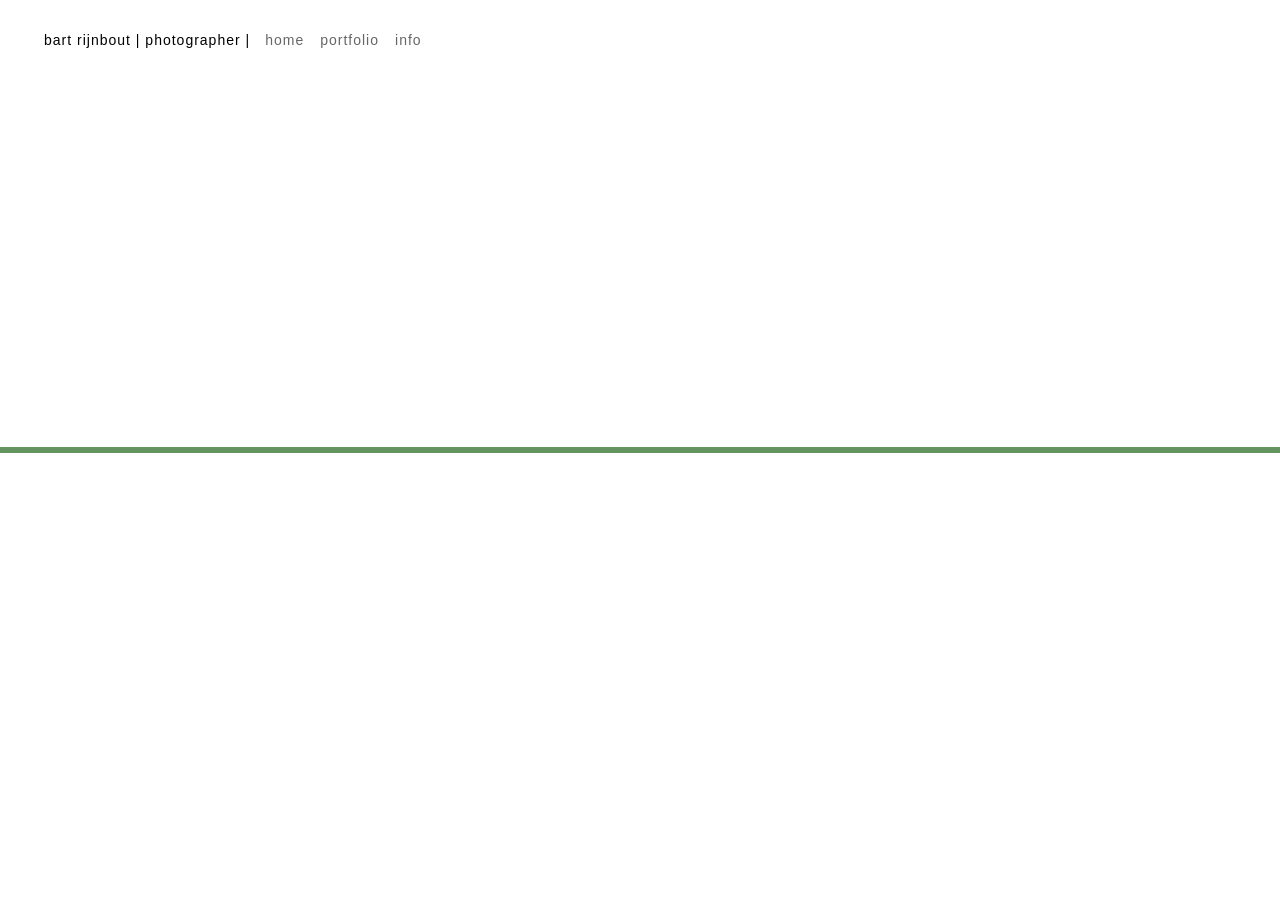
<file: index.html>
<!DOCTYPE html>
<html class="fullscreen_page sticky_menu">
<head>
<meta http-equiv="Content-Type" content="text/html; charset=UTF-8">
<meta name="viewport" content="width=device-width, initial-scale=1, maximum-scale=1">
<meta name="robots" content="index, follow"/>
<meta name="keywords" content="photography, fotografie, maastricht, bart, rijnbout, thessaloniki, greece, balkan, griekenland, japan, sumo, tokyo, cuba, havana, rome, sevilla, newyork, kungfu, wushu, leica"/>
<meta name="google-site-verification" content="Q6clyIQQAUT3uEgrMBIiXP2dIP7Z8dBrJIME-ECDOZ4" />
<link rel="shortcut icon" href="img/favicon.ico" type="image/x-icon">
<title>Bart Rijnbout | Photographer | ©2026</title>
<link rel="stylesheet" href="css/theme.css" type="text/css" media="all" />
<link rel="stylesheet" href="css/responsive.css" type="text/css" media="all" />
<link rel="stylesheet" href="css/custom.css" type="text/css" media="all" />
<script type="text/javascript" src="js/jquery.min.js"></script>
</head>
<body>
	<header class="main_header">
        <div class="header_wrapper">
        	<div class="logo_sect">
                	<div class="slogan">bart rijnbout | photographer |</div>
            </div>                       
            <div class="header_rp">
                <nav>
                    <div class="menu-main-menu-container">
                    	<ul id="menu-main-menu" class="menu">
                    	    <li class="menu-item-has-children">
                            	<a href="index.html"><span>Home</span></a>
                            </li>
							<!--
                        	<li class="menu-item-has-children">
                            	<a href="new.html"><span>New</span></a>
                            </li>
                            -->
                            
                            <li class="menu-item-has-children">
                            	<a href="#"><span>Portfolio</span></a>
                                <ul class="sub-menu">
                                    <li><a href="portfolio-thessaloniki.html"><span>Thessaloniki</span></a></li>
                                    <li><a href="portfolio-worldseries.html"><span>World Series</span></a></li>
                                    <li><a href="portfolio-japaninsight.html"><span>Japan Insight</span></a></li>
                                    <li><a href="portfolio-theartofwar.html"><span>The Art of War</span></a></li>
                                    <li><a href="portfolio-local.html"><span>Local</span></a></li>
                                </ul>                            
                            </li>
                            <li class="menu-item-has-children">
                            	<a href="info.html"><span>Info</span></a>
                            </li>                        
                        </ul>
                    </div>
                </nav>            
			</div>
            <div class="clear"></div>
        </div>
    </header>
    
    <div class="fullscreen-gallery">
	    <div class="fs_grid_gallery">
            <div class="ribbon_wrapper">
                <div id="ribbon_swipe"></div>
                <div class="ribbon_list_wrapper">               	
                    <ul class="fw_gallery_list">
                        <li data-count="1" class="slide1"><img src="images/startpage/start_bubblegum.jpg" alt="image1"/></li>
                	</ul>
                	
                </div>
            </div>
            <div class="slider_info fw_slider_info">
                <div class="slider_data">
                <!--
                    <h6 class="post_title">Thessaloniki | </h6>
                    <a href="portfolio-thessaloniki.html">
                        <img src="images/folio/thumbnails.png" class="thumbsimg" alt="thumbnails"></img>
                    </a>
                    
                    <a href="javascript:void(0)" class="fw_post_info">Projectinfo | </a>
                    <a href="javascript:void(0)" class="ltl_prev"><i class="icon-chevron-circle-left"></i></a>
                    <a href="javascript:void(0)" class="ltl_next"><i class="icon-chevron-circle-right"> | </i></a>
                   
                    <span> | </span><span class="num_current">1</span> of <span class="num_all"></span>
					-->
					<!--
                    <h6 class="post_title">Fullscreen Post with Info</h6>
                    <a href="javascript:void(0)" class="fw_post_info"><i class="icon-info-circle"></i></a>
                    -->
                </div>
                   	
                <!--
                <div class="slider_share">
                    <div class="blogpost_share">
                        <span>Share this:</span>
                        <a href="javascript:void(0)" class="share_facebook"><i class="stand_icon icon-facebook-square"></i></a>
                        <a href="javascript:void(0)" class="share_pinterest"><i class="stand_icon icon-pinterest"></i></a>                                                            
                        <a href="javascript:void(0)" class="share_tweet"><i class="stand_icon icon-twitter"></i></a>                                                       
                        <a href="javascript:void(0)" class="share_gplus"><i class="icon-google-plus-square"></i></a>
                        <div class="clear"></div>
                    </div>
                </div>
                <div class="block_likes">
                    <div class="post-views"><i class="stand_icon icon-eye"></i> <span>7988</span></div>                            
                    <div class="gallery_likes gallery_likes_add already_liked">
                        <i class="stand_icon icon-heart"></i>
                        <span>138</span>
                    </div>											
                </div>
                -->
                <div class="clear"></div>
            </div>
            <!-- .fullscreen_content_wrapper -->  	        
    	</div>
    </div>
	
    <div class="preloader"></div>  	    
	<div class="content_bg"></div>
	<script type="text/javascript" src="js/jquery-ui.min.js"></script>    
    <script type="text/javascript" src="js/modules.js"></script>
	<script type="text/javascript" src="js/theme.js"></script> 
    <script>
		jQuery(document).ready(function($){
			"use strict";
			if (jQuery('.fl-container').size() > 0) {
				jQuery('.fw_post_info').click(function(){
					jQuery('html, body').stop().animate({
						scrollTop: jQuery(jQuery('.content_wrapper')).offset().top-10
					}, 500);					
				});
			} else {
				jQuery('.fw_post_info').hide();
			}
			
			jQuery('#ribbon_swipe').on("swipeleft",function(){
				next_slide();
			});
			jQuery('#ribbon_swipe').on("swiperight",function(){
				prev_slide();
			});			
			jQuery('.ltl_prev').click(function(){
				prev_slide();
			});
			jQuery('.ltl_next').click(function(){
				next_slide();
			});
			jQuery('.slide1').addClass('currentStep');			
			ribbon_setup();
			
			jQuery('.commentlist').find('li').each(function(){
				if (jQuery(this).find('ul').size() > 0) {
					jQuery(this).addClass('has_ul');
				}
			});
			jQuery('.form-allowed-tags').width(jQuery('#commentform').width() - jQuery('.form-submit').width() - 13);
		});	
		jQuery(window).resize(function($){
			"use strict";
			ribbon_setup();
			jQuery('.form-allowed-tags').width(jQuery('#commentform').width() - jQuery('.form-submit').width() - 13);
		});	
		jQuery(window).load(function($){
			"use strict";
			ribbon_setup();
		});	
		
		function ribbon_setup() {
			"use strict";
			var setHeight = window_h - header.height() - 20;
			var setHeight2 = window_h - header.height() - jQuery('.slider_info').height() - 20;
			jQuery('.fs_grid_gallery').height(window_h - header.height()-1);
			jQuery('.currentStep').removeClass('currentStep');
			jQuery('.slide1').addClass('currentStep');
			jQuery('.num_current').text('1');
			
			jQuery('.num_all').text(jQuery('.fw_gallery_list li').size());
			jQuery('.ribbon_wrapper').height(setHeight2);
			jQuery('.fw_gallery_list').height(setHeight2);
			var max_step = -1*(jQuery('.ribbon_list').width()-window_w);
		}

		function prev_slide() {
			"use strict";
			var current_slide = parseInt(jQuery('.currentStep').attr('data-count'));
			current_slide--;
			if (current_slide < 1) {
				current_slide = jQuery('.fw_gallery_list').find('li').size();
			}
			jQuery('.currentStep').removeClass('currentStep');
			jQuery('.num_current').text(current_slide);
			jQuery('.slide'+current_slide).addClass('currentStep');
		}
		function next_slide() {
			"use strict";
			var current_slide = parseInt(jQuery('.currentStep').attr('data-count'));
			current_slide++;
			if (current_slide > jQuery('.fw_gallery_list').find('li').size()) {
				current_slide = 1
			}
			jQuery('.currentStep').removeClass('currentStep');
			jQuery('.num_current').text(current_slide);
			jQuery('.slide'+current_slide).addClass('currentStep');
		}
    </script>
    
	<!-- Default Statcounter code for bartrijnbout.nl
	https://www.bartrijnbout.nl -->
	<script type="text/javascript">
	var sc_project=11906197; 
	var sc_invisible=1; 
	var sc_security="b0a383f7"; 
	</script>
	<script type="text/javascript"
	src="https://www.statcounter.com/counter/counter.js"
	async></script>
	<noscript><div class="statcounter"><a title="Web Analytics
	Made Easy - StatCounter" href="https://statcounter.com/"
	target="_blank"><img class="statcounter"
	src="https://c.statcounter.com/11906197/0/b0a383f7/1/"
	alt="Web Analytics Made Easy -
	StatCounter"></a></div></noscript>
	<!-- End of Statcounter Code -->    
</body>
</html>
</file>
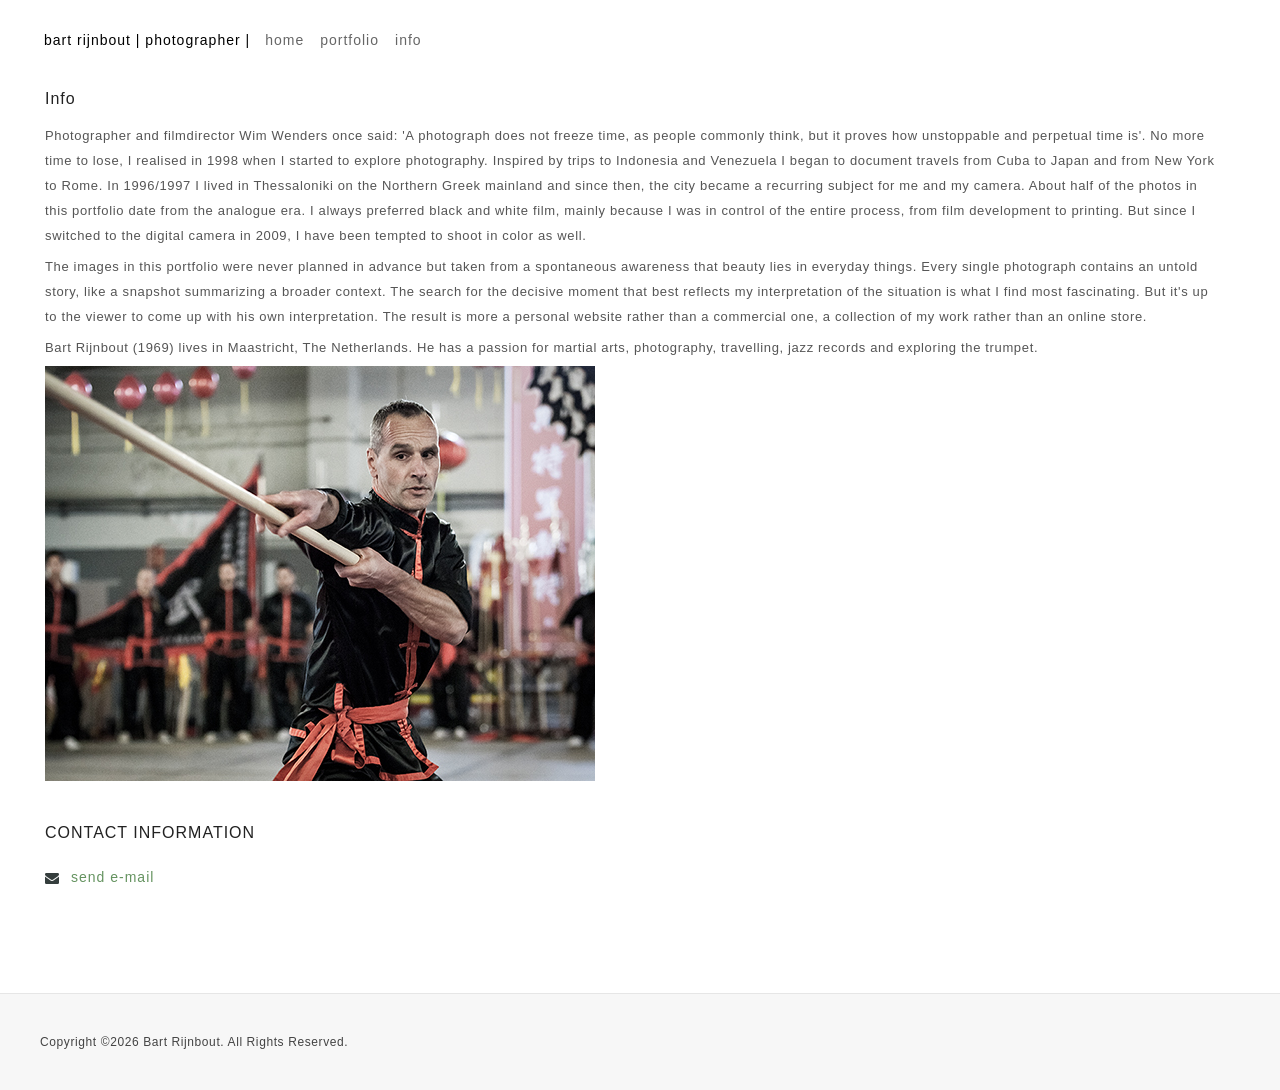
<file: info.html>
<!DOCTYPE html>
<html class="fullscreen_page sticky_menu">
<head>
<meta http-equiv="Content-Type" content="text/html; charset=UTF-8">
<meta name="viewport" content="width=device-width, initial-scale=1, maximum-scale=1">
<link rel="shortcut icon" href="img/favicon.ico" type="image/x-icon">
<title>Bart Rijnbout | Photographer | Info</title>
<link rel="stylesheet" href="css/theme.css" type="text/css" media="all" />
<link rel="stylesheet" href="css/responsive.css" type="text/css" media="all" />
<link rel="stylesheet" href="css/custom.css" type="text/css" media="all" />
<script type="text/javascript" src="js/jquery.min.js"></script>
</head>
<body>
	<header class="main_header">
        <div class="header_wrapper">
        	<div class="logo_sect">
                	<div class="slogan">bart rijnbout | photographer |</div>
            </div>                       
            <div class="header_rp">
                <nav>
                    <div class="menu-main-menu-container">
                    	<ul id="menu-main-menu" class="menu">
                    	    <li class="menu-item-has-children">
                            	<a href="index.html"><span>Home</span></a>
                            </li>
							<!--
                        	<li class="menu-item-has-children">
                            	<a href="new.html"><span>New</span></a>
                            </li>
                            -->
                            <li class="menu-item-has-children">
                            	<a href="#"><span>Portfolio</span></a>
                                <ul class="sub-menu">
                                    <li><a href="portfolio-thessaloniki.html"><span>Thessaloniki</span></a></li>
                                    <li><a href="portfolio-worldseries.html"><span>World Series</span></a></li>
                                    <li><a href="portfolio-japaninsight.html"><span>Japan Insight</span></a></li>
                                    <li><a href="portfolio-theartofwar.html"><span>The Art of War</span></a></li>
                                    <li><a href="portfolio-local.html"><span>Local</span></a></li>
                                </ul>                            
                            </li>
                            <li class="menu-item-has-children">
                            	<a href="info.html""><span>Info</span></a>
                            </li>                        
                        </ul>
                    </div>
                </nav>            
			</div>
            <div class="clear"></div>
        </div>
    </header>
        
    <div class="main_wrapper">
    	<div class="content_wrapper">
            <div class="container">
                <div class="content_block row no-sidebar">
                    <div class="fl-container ">
                        <div class="row">
                            <div class="posts-block ">
					        	<div class="page_title_block">
                                	<h4 class="title">Info</h4>
                                </div>                                        
                                <div class="contentarea">
                                	 <div class="row">
                                     	<div class="span12 first-module module_number_1 module_cont pb35 module_text_area">
                                        	<div class="module_content">
                                        		
                                    			<p>Photographer and filmdirector Wim Wenders once said: 'A photograph does not freeze time, as people commonly think, but it proves how unstoppable and perpetual time is'. 
                            			      	No more time to lose, I realised in 1998 when I started to explore photography. Inspired by trips to Indonesia and Venezuela I began to document travels from Cuba to Japan and
                             			        from New York to Rome. In 1996/1997 I lived in Thessaloniki on the Northern Greek mainland and since then, the city became a recurring subject for me and my camera. About half 
                            			        of the photos in this portfolio date from the analogue era. I always preferred black and white film, mainly because I was in control of the entire process, from film development
                            			        to printing. But since I switched to the digital camera in 2009, I have been tempted to shoot in color as well.</p>
                                    
		                     			       <p>The images in this portfolio were never planned in advance but taken from a spontaneous awareness that beauty lies in everyday things. Every single photograph contains an 
		                      			     	 untold story, like a snapshot summarizing a broader context. The search for the decisive moment that best reflects my interpretation of the situation is what I find most fascinating. 
		                      			     	 But it's up to the viewer to come up with his own interpretation. The result is more a personal website rather than a commercial one, a collection of my work rather than an online store.</p>
		                             
                              				   <p>Bart Rijnbout (1969) lives in Maastricht, The Netherlands. He has a passion for martial arts, photography, travelling, jazz records and exploring the trumpet.</p>
                              				   <img src="images/info/kf_bart.jpg" alt="">
                                    
                                        	</div>
                                        </div><!-- .module_cont -->
                                     </div>
                                     
                                     <div class="row">
                                     	
                                        
                                          <div class="span3 module_number_3 module_cont no_bg pb40 module_contact_info">
                                        
                                            <div class="bg_title"><h4 class="headInModule">Contact Information</h4></div>
                                        	  <ul class="contact_info_list contact_icons">
                                                  <li class="contact_info_item">
                                                      <div class="contact_info_wrapper">
                                                          <span class="contact_info_icon"><i class="icon-envelope"></i></span>
                                                          <div class="contact_info_text"><a href="mailto:bart506+website2026@protonmail.com">send e-mail</a></div>
                                                      </div>
                                                  </li>
                                              </ul>                                        
                                        </div><!-- .module_cont -->                                     
                                     </div>                                                            
                                </div>
                            </div>
                    	</div>
            		</div>
            	</div>
            </div>
        </div>
    </div><!-- .main_wrapper -->
    
    <footer>
        <div class="footer_wrapper container">
            <div class="copyright">Copyright &copy;2026 Bart Rijnbout. All Rights Reserved.</div>
            <div class="clear"></div>
        </div>
    </footer> 
    	    
	<div class="content_bg"></div>
	<script type="text/javascript" src="js/jquery-ui.min.js"></script>    
    <script type="text/javascript" src="js/modules.js"></script>
	<script type="text/javascript" src="js/theme.js"></script>     
    
	<!-- Default Statcounter code for bartrijnbout.nl
	https://www.bartrijnbout.nl -->
	<script type="text/javascript">
	var sc_project=11906197; 
	var sc_invisible=1; 
	var sc_security="b0a383f7"; 
	</script>
	<script type="text/javascript"
	src="https://www.statcounter.com/counter/counter.js"
	async></script>
	<noscript><div class="statcounter"><a title="Web Analytics
	Made Easy - StatCounter" href="https://statcounter.com/"
	target="_blank"><img class="statcounter"
	src="https://c.statcounter.com/11906197/0/b0a383f7/1/"
	alt="Web Analytics Made Easy -
	StatCounter"></a></div></noscript>
	<!-- End of Statcounter Code -->    
        
</body>
</html>
</file>
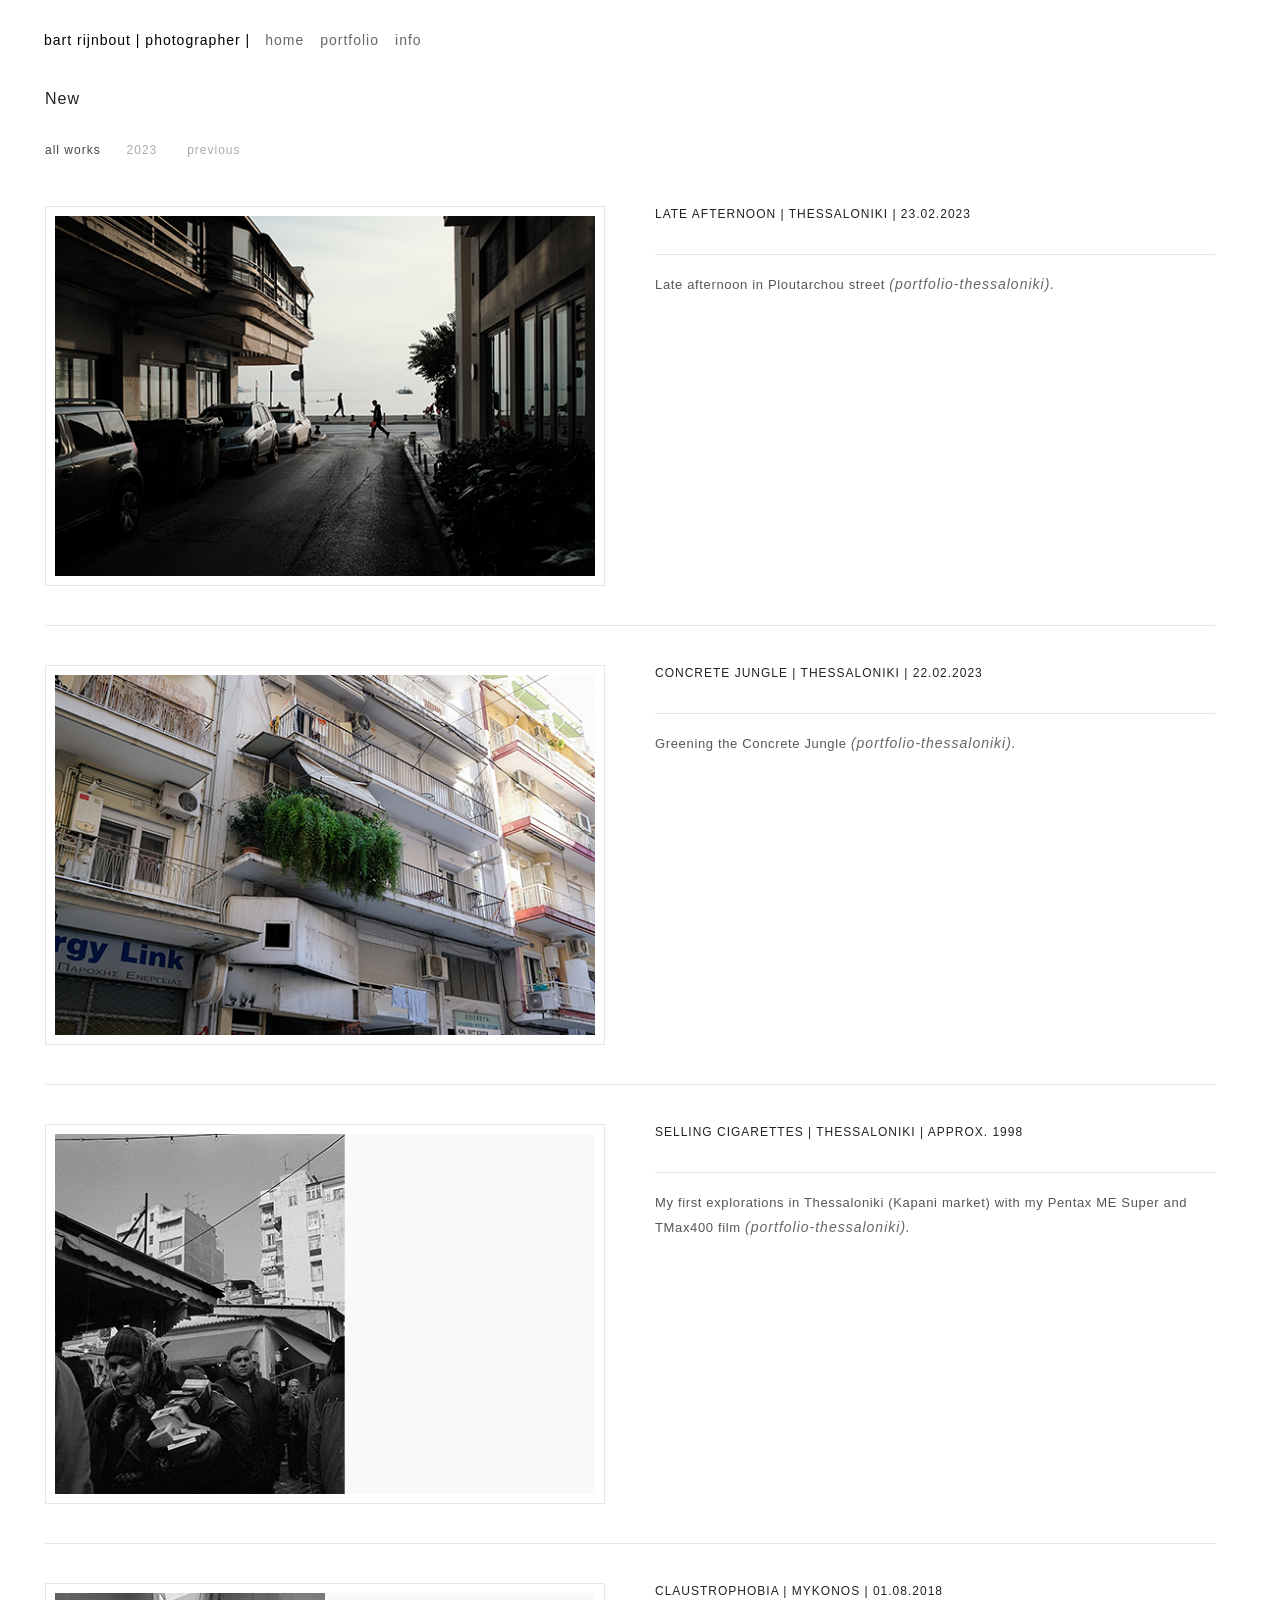
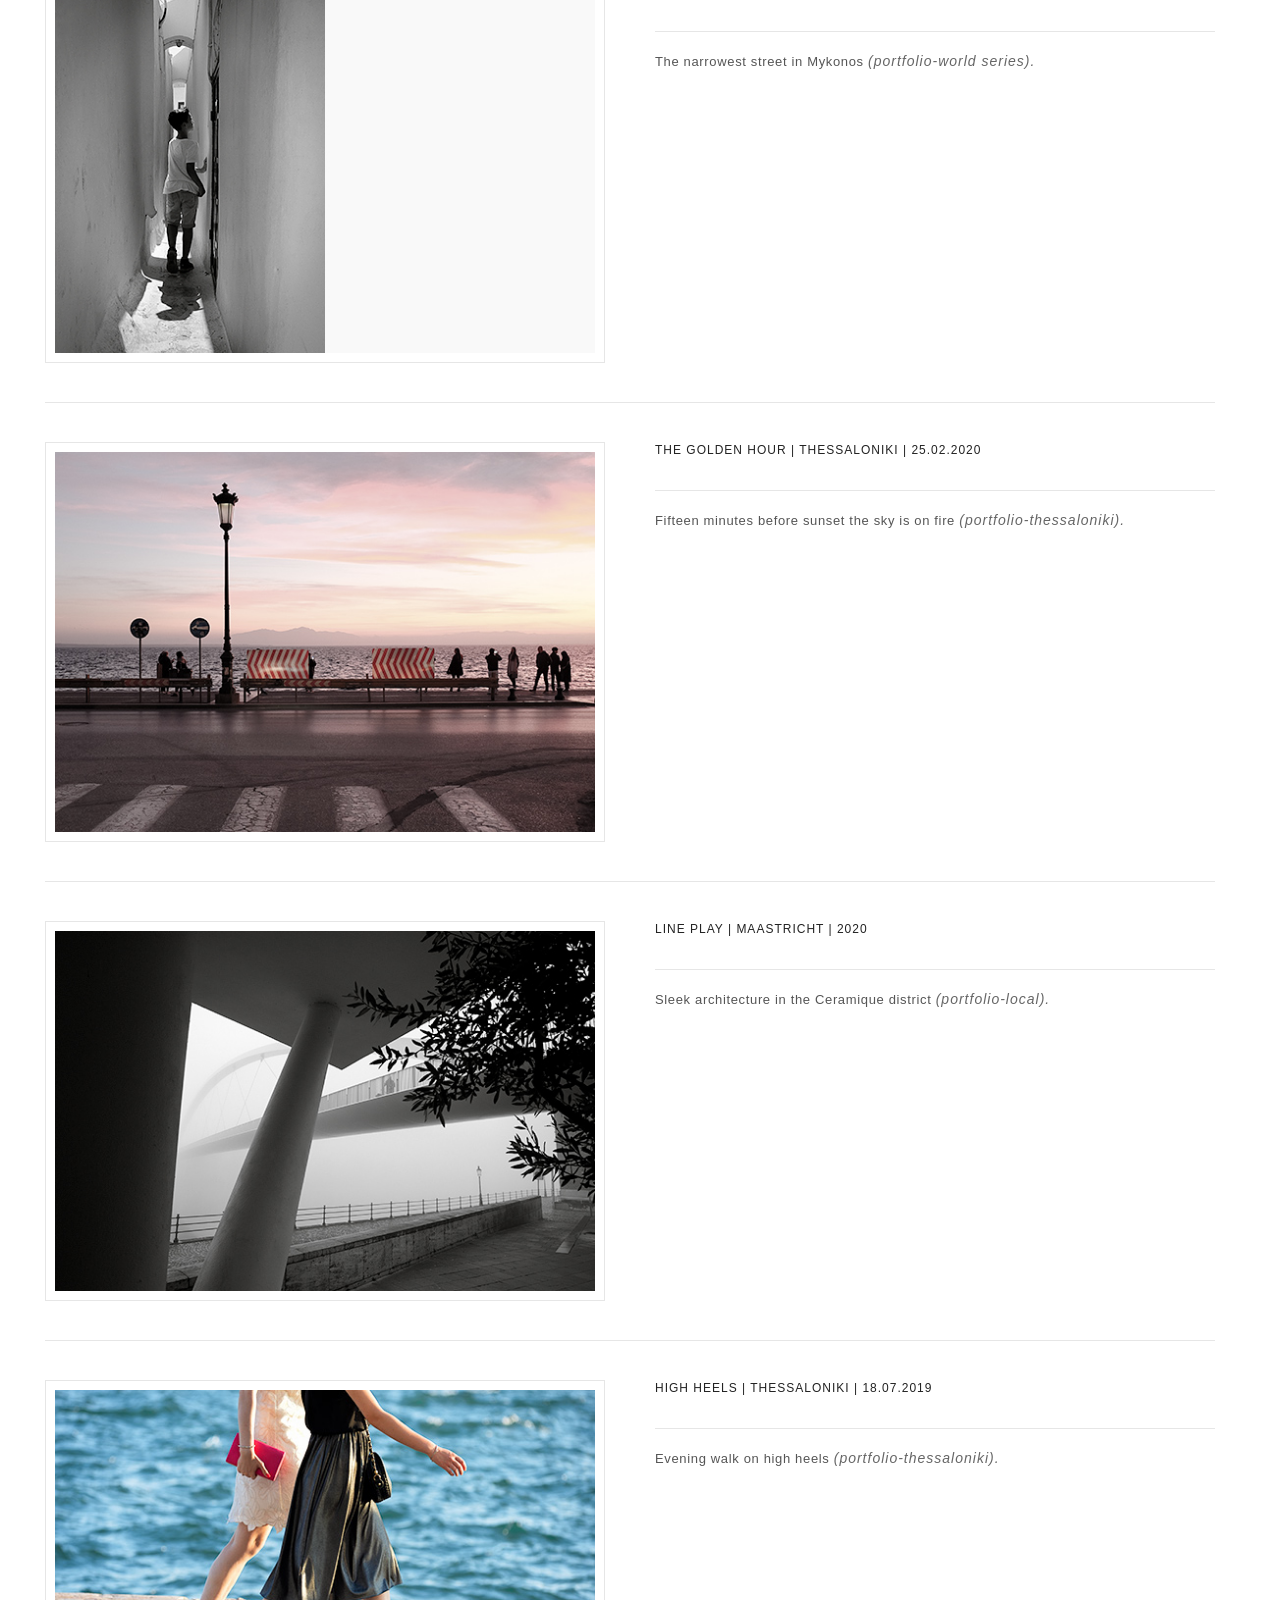
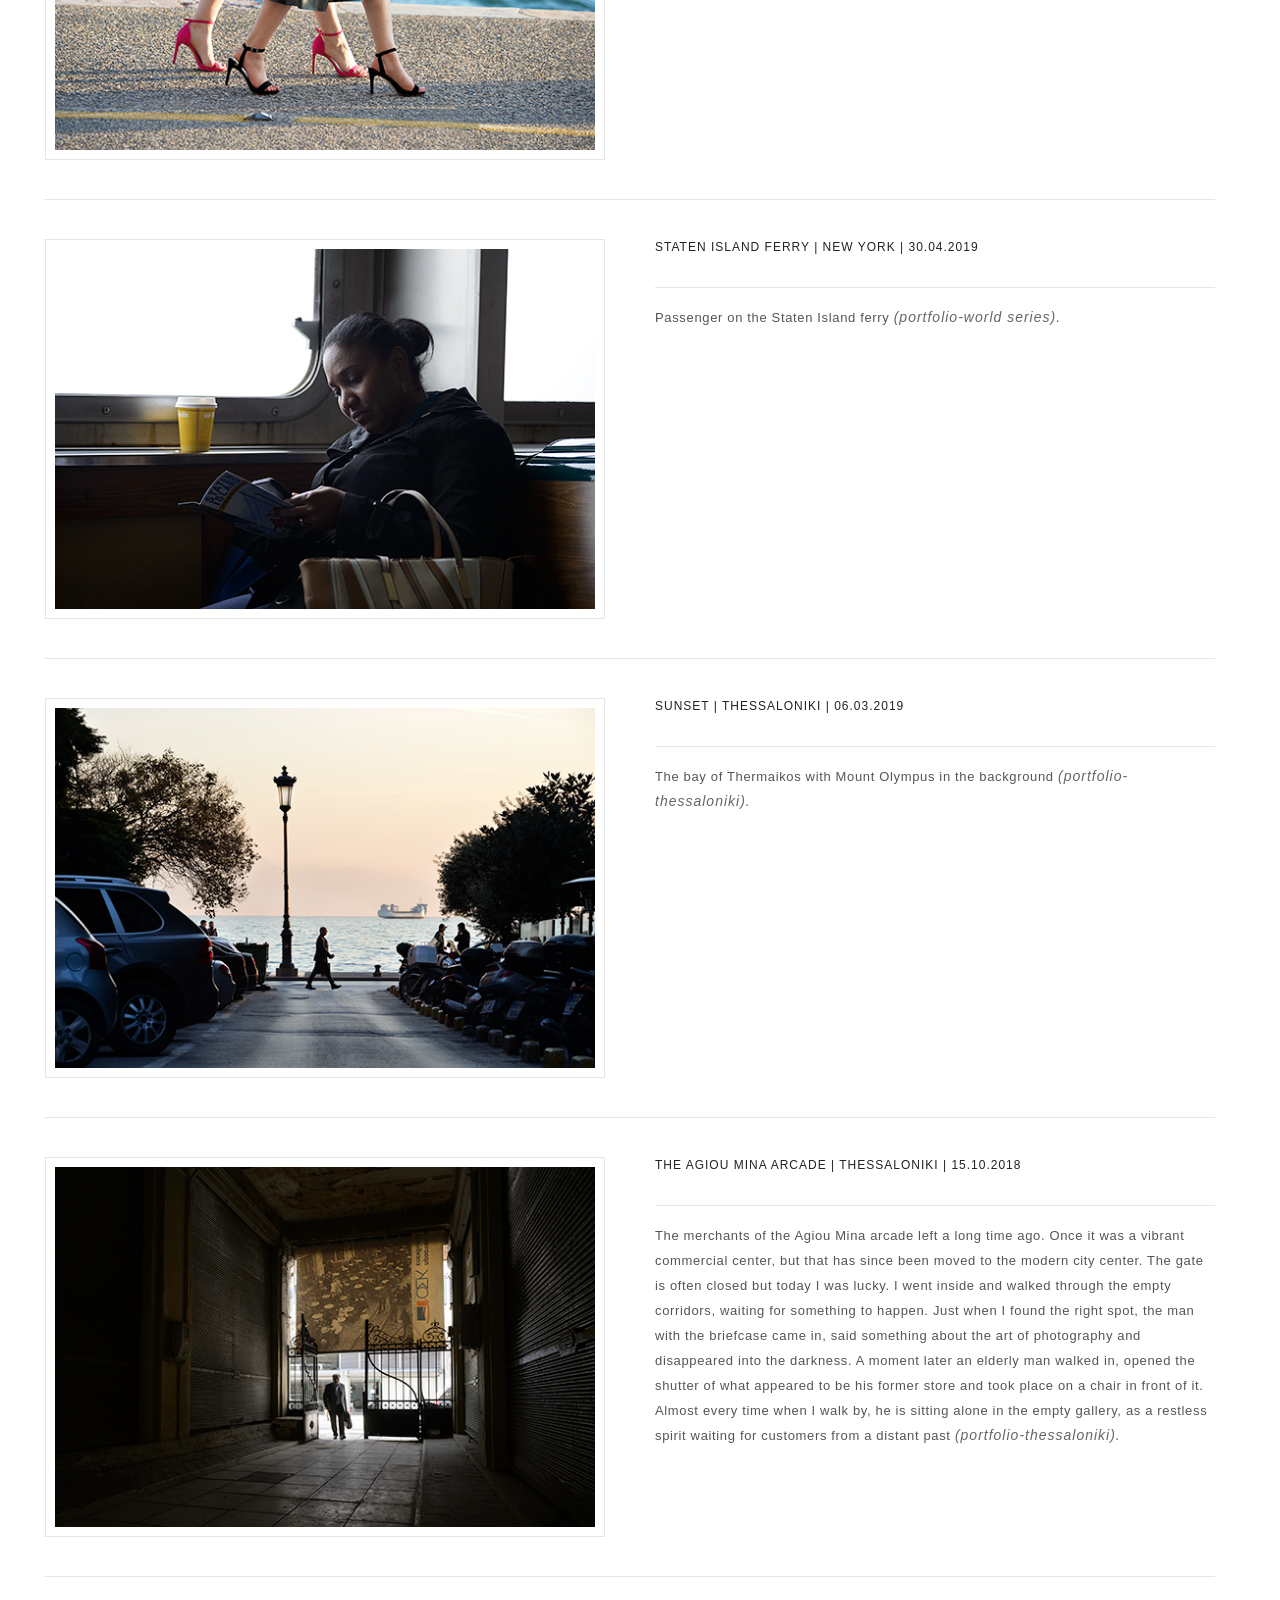
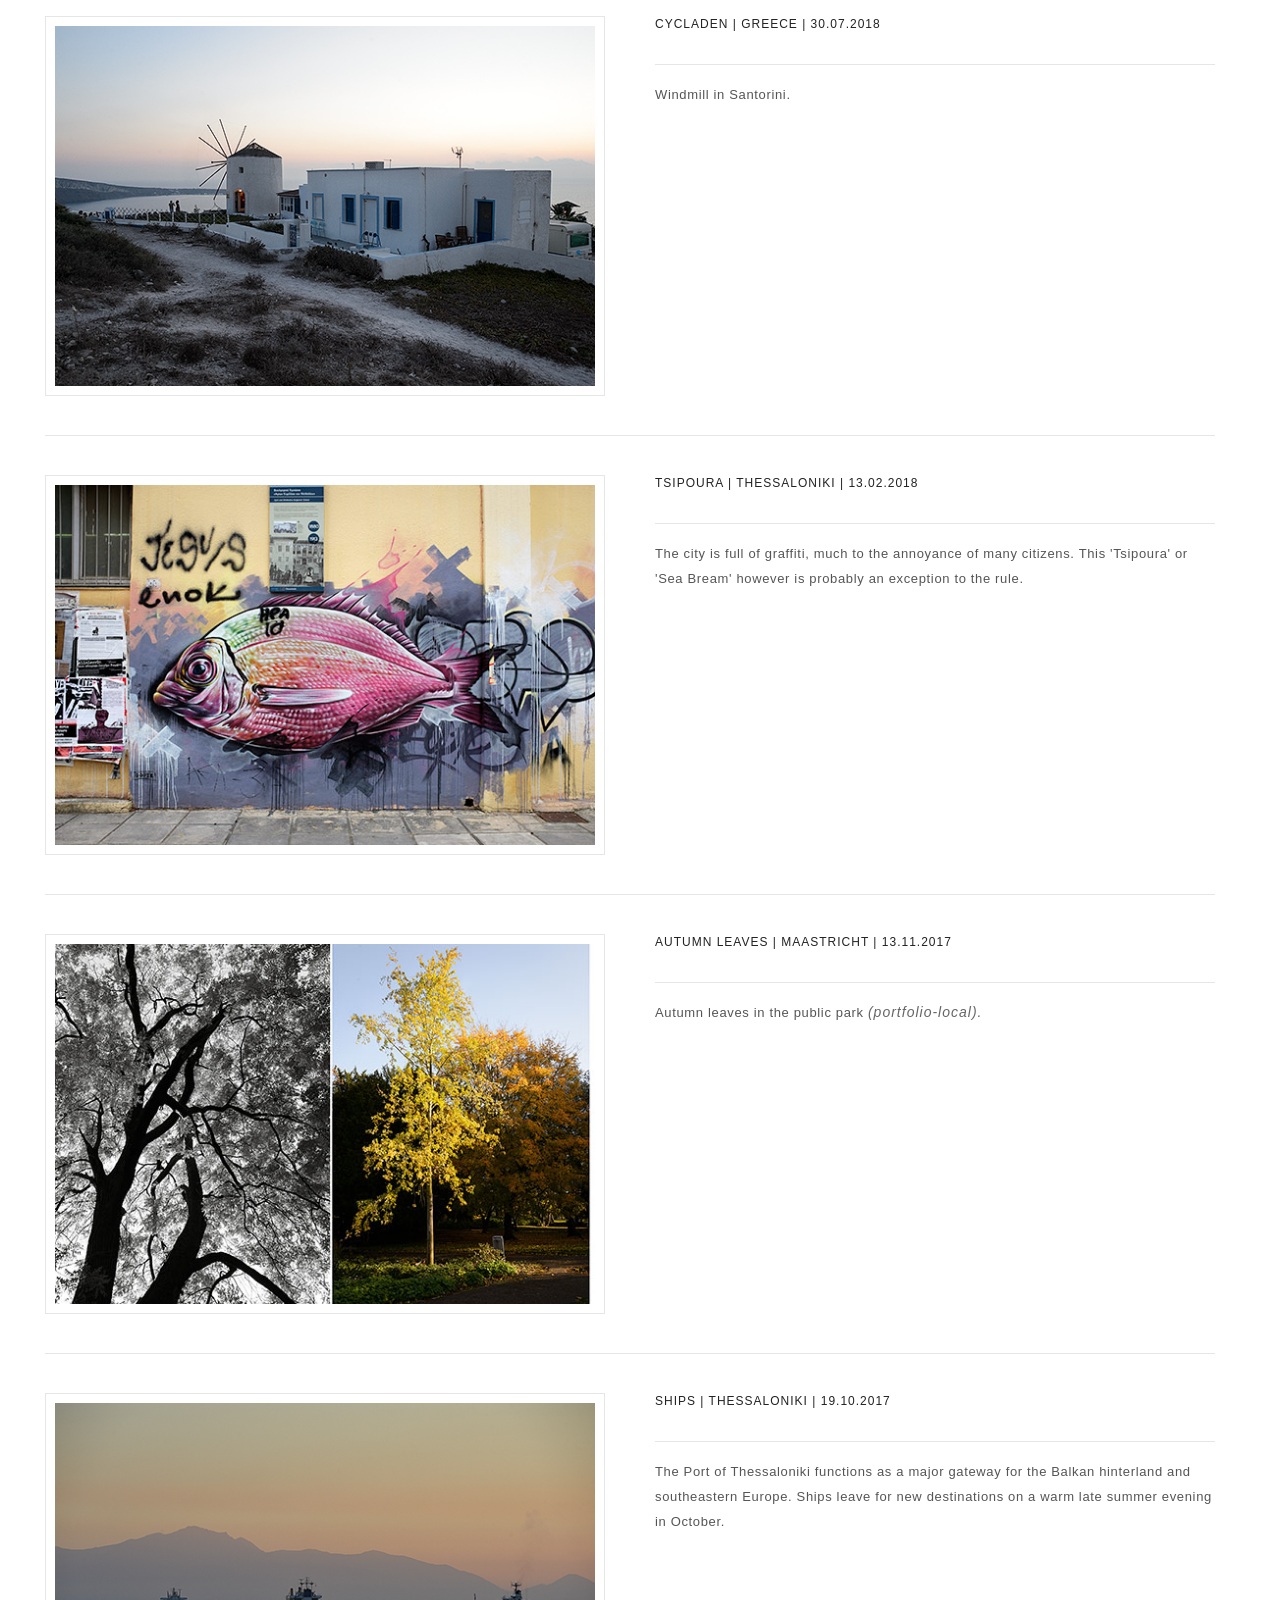
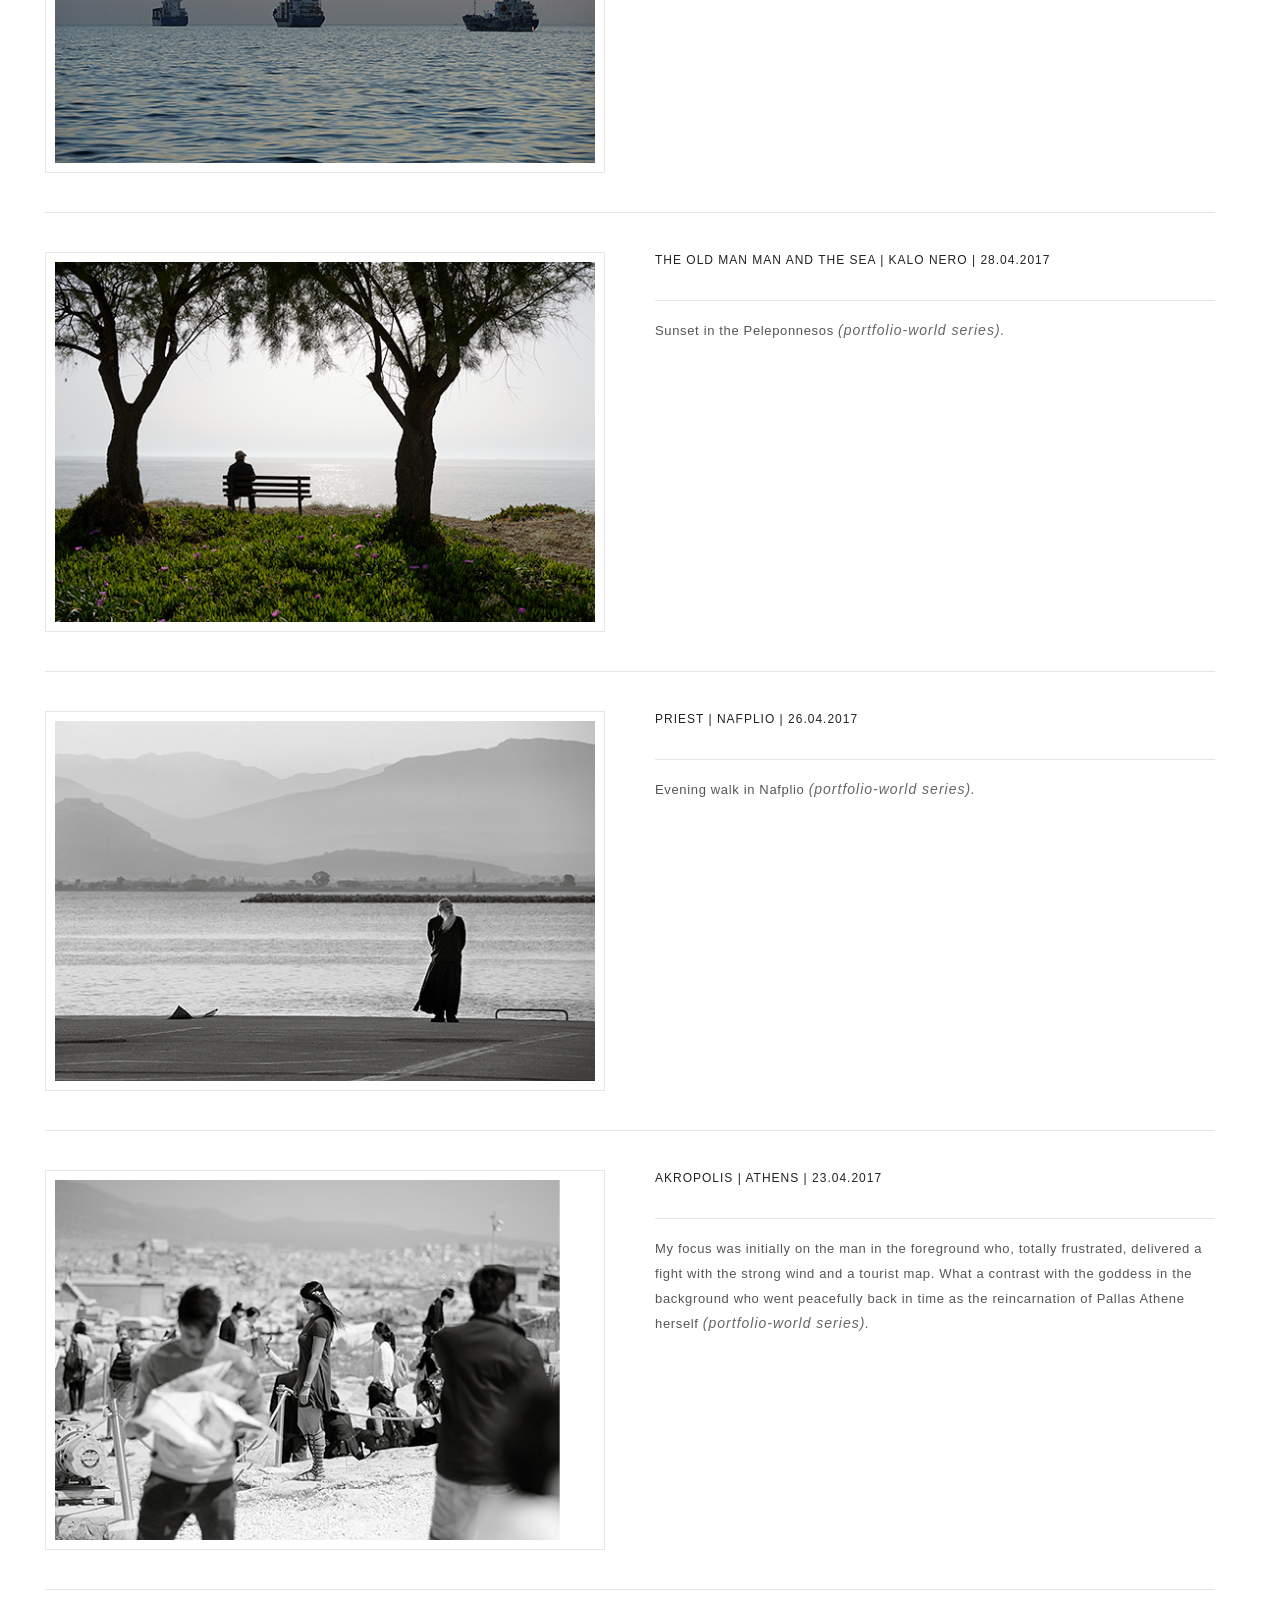
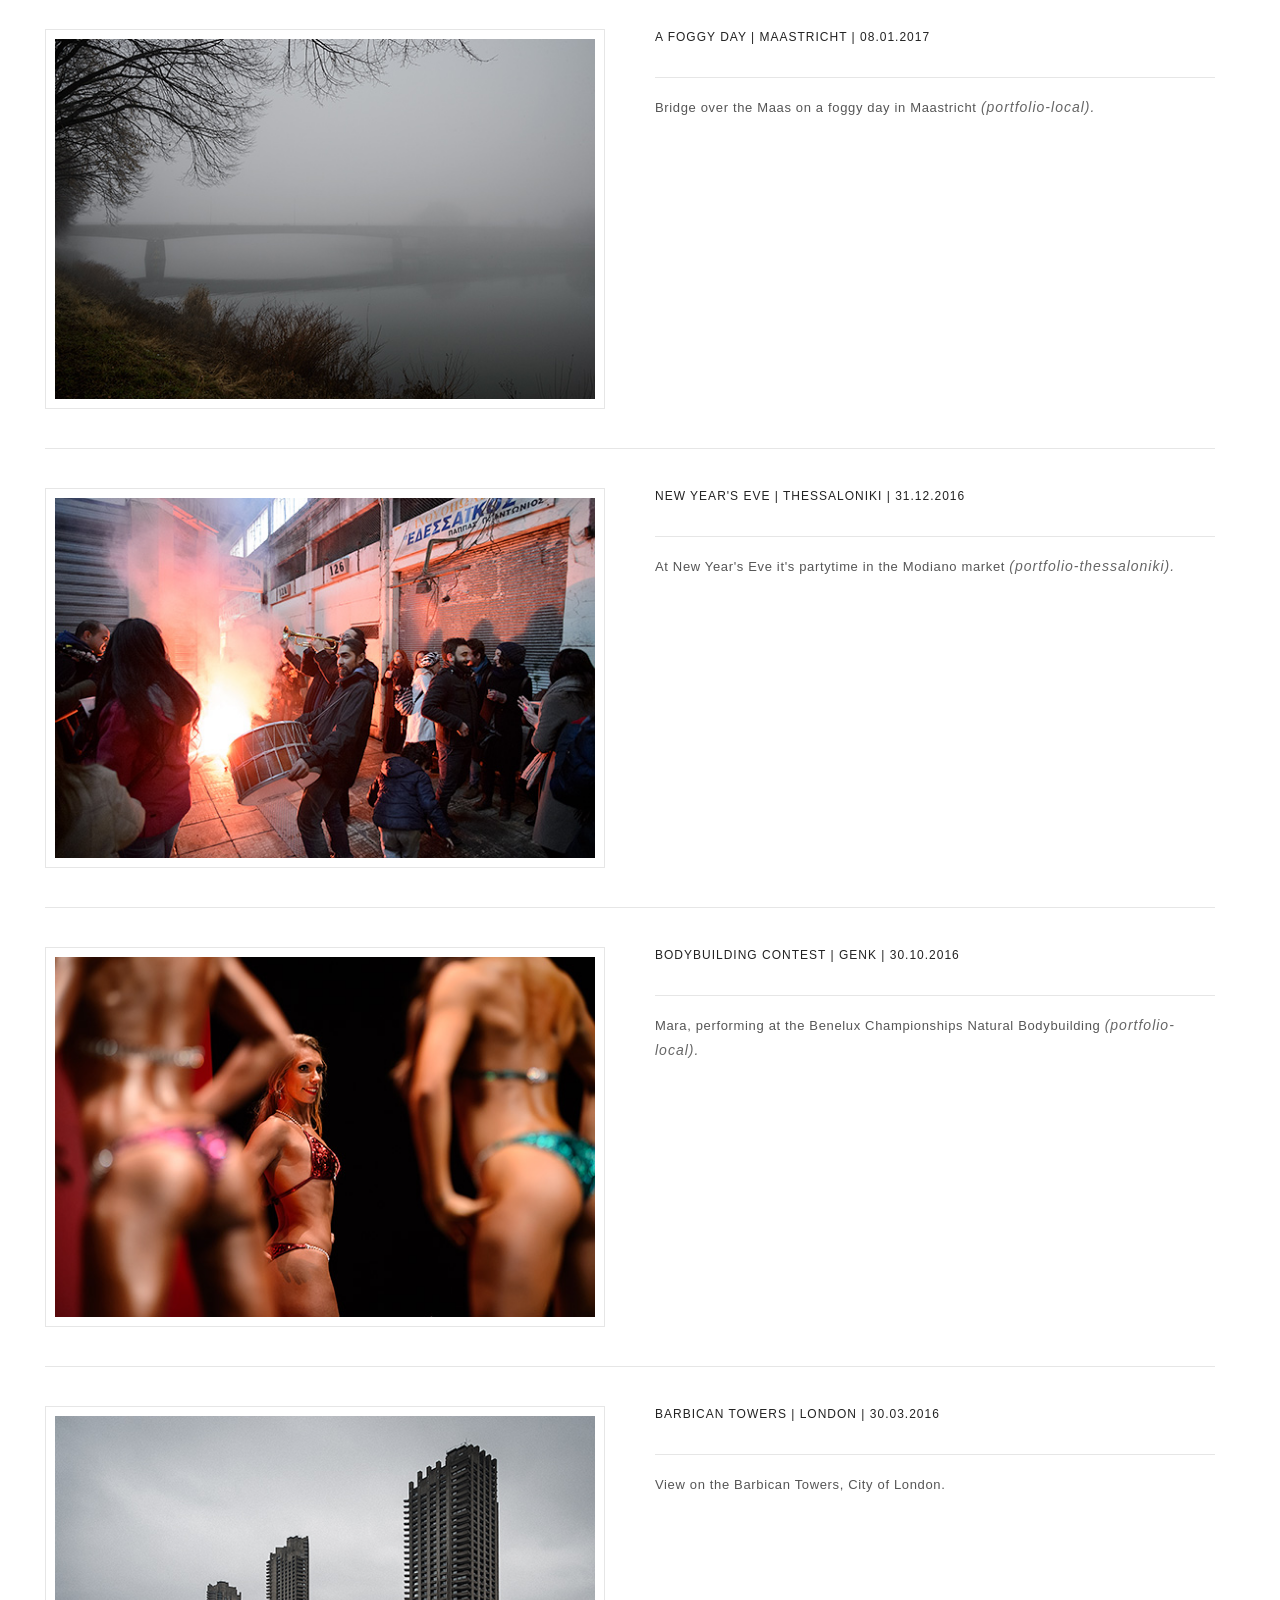
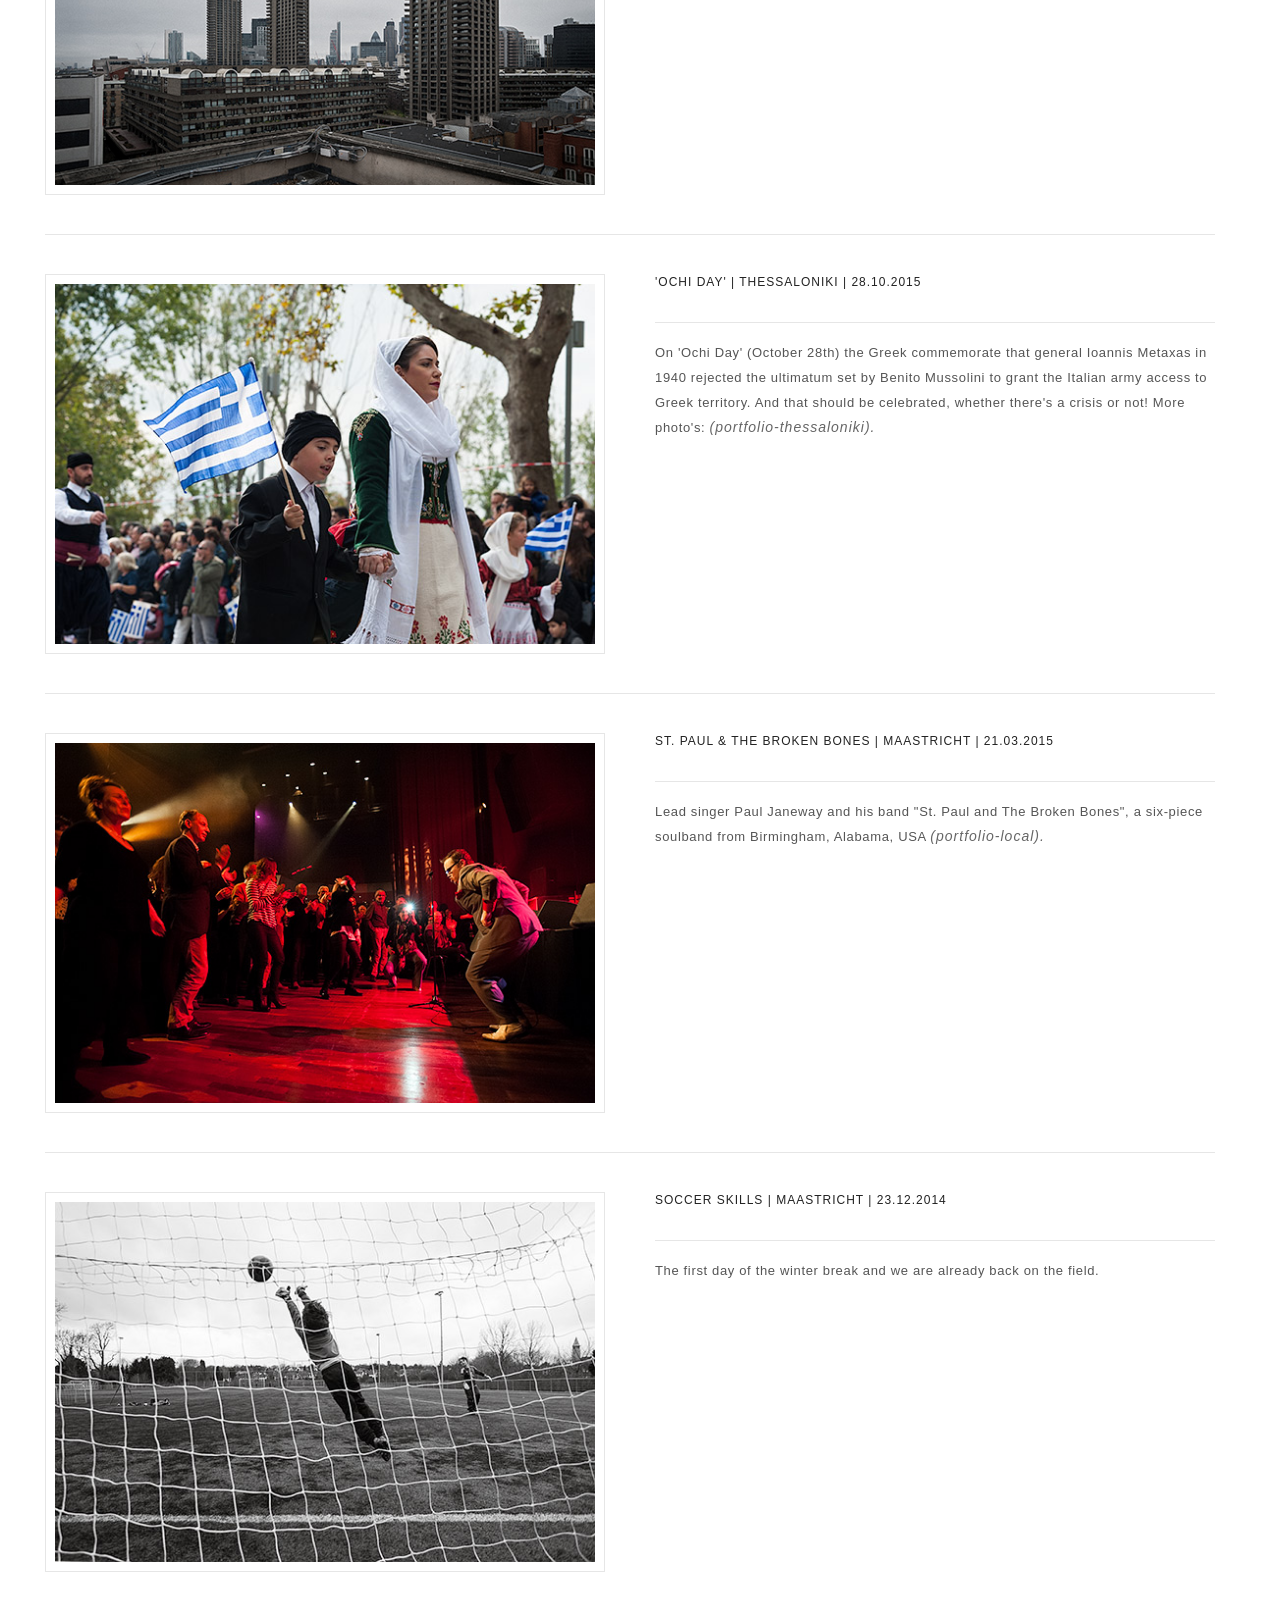
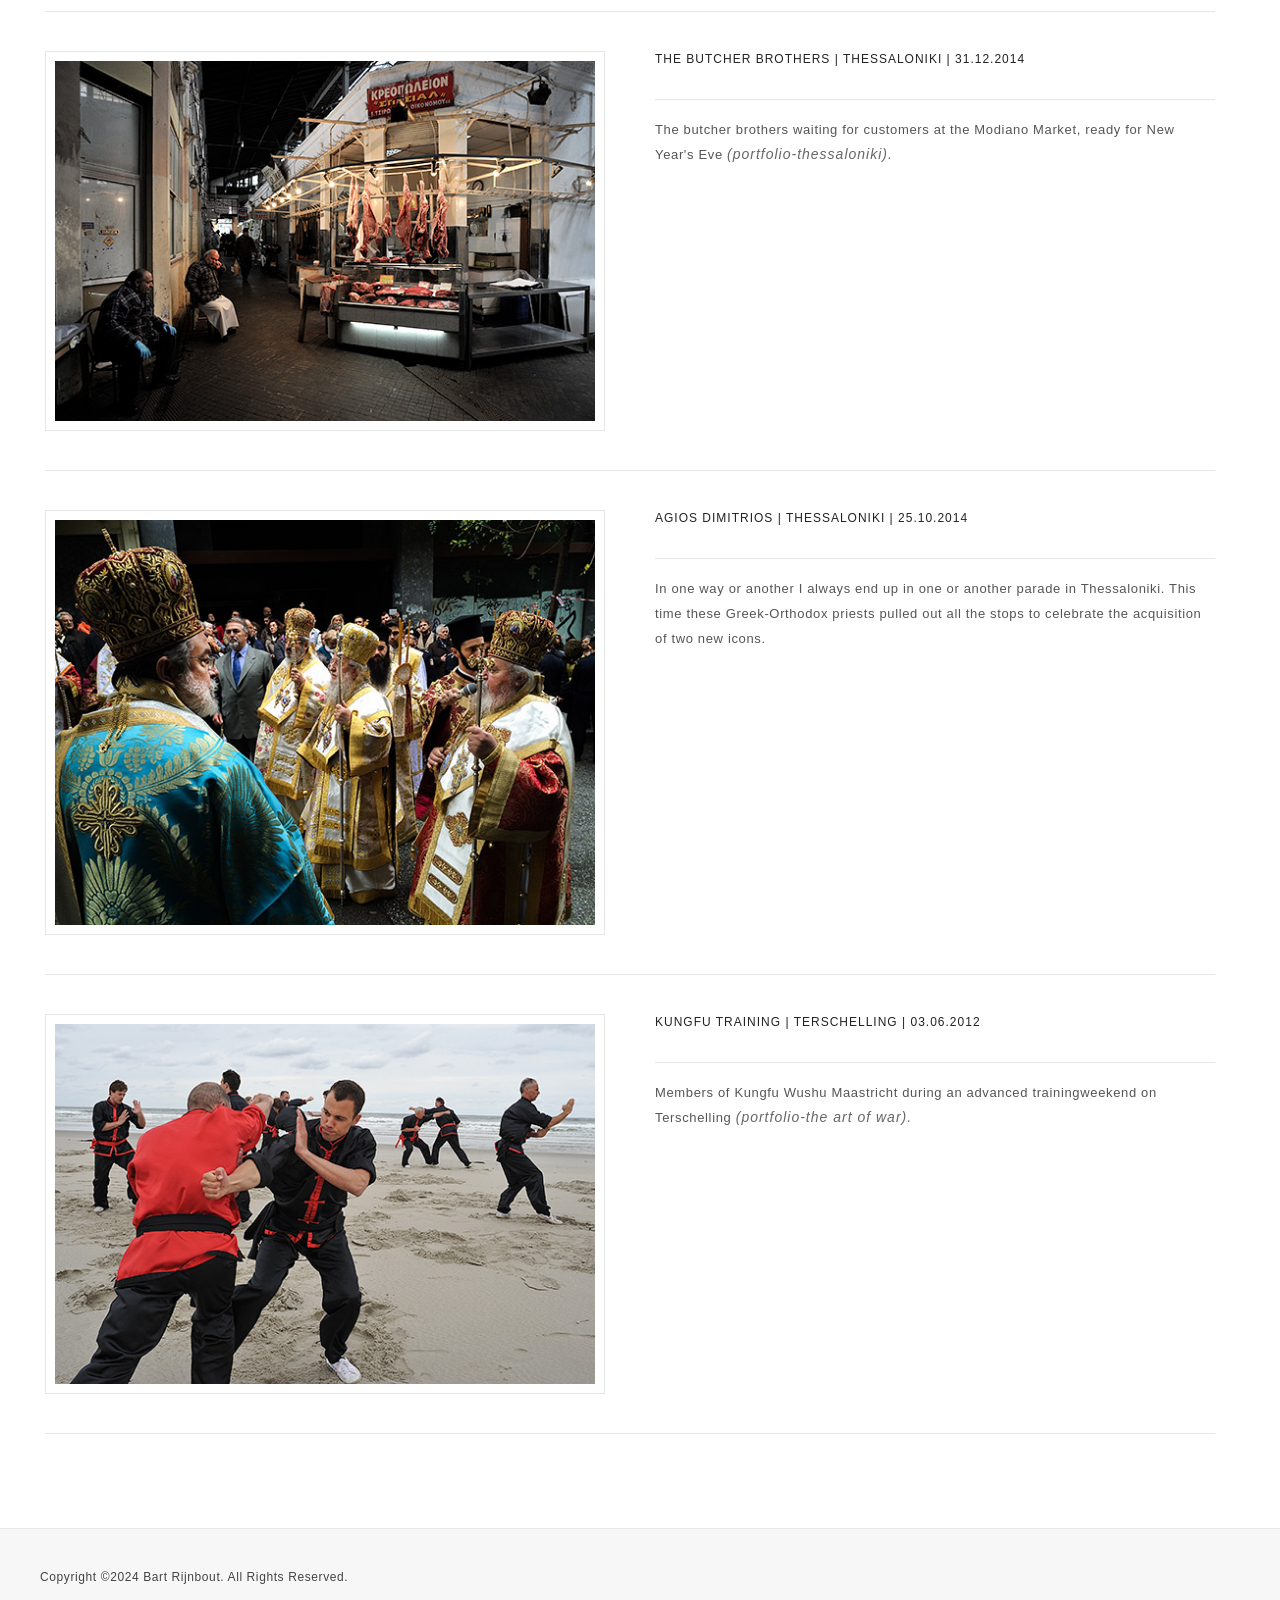
<file: new.html>
<!DOCTYPE html>
<html class="fullscreen_page sticky_menu">
<head>
<meta http-equiv="Content-Type" content="text/html; charset=UTF-8">
<meta name="viewport" content="width=device-width, initial-scale=1, maximum-scale=1">
<link rel="shortcut icon" href="img/favicon.ico" type="image/x-icon">
<title>Bart Rijnbout | Photographer | New</title>
<link rel="stylesheet" href="css/theme.css" type="text/css" media="all" />
<link rel="stylesheet" href="css/responsive.css" type="text/css" media="all" />
<link rel="stylesheet" href="css/custom.css" type="text/css" media="all" />
<script type="text/javascript" src="js/jquery.min.js"></script>
</head>
<body>
	<header class="main_header">
        <div class="header_wrapper">
        	<div class="logo_sect">
                	<div class="slogan">bart rijnbout | photographer |</div>
            </div>                       
            <div class="header_rp">
                <nav>
                    <div class="menu-main-menu-container">
                    	<ul id="menu-main-menu" class="menu">
                    	    <li class="menu-item-has-children">
                            	<a href="index.html"><span>Home</span></a>
                            </li>
							<!--
                        	<li class="menu-item-has-children">
                            	<a href="new.html"><span>New</span></a>
                            </li>
                            -->
                            <li class="menu-item-has-children">
                            	<a href="#"><span>Portfolio</span></a>
                                <ul class="sub-menu">
                                    <li><a href="portfolio-thessaloniki.html"><span>Thessaloniki</span></a></li>
                                    <li><a href="portfolio-worldseries.html"><span>World Series</span></a></li>
                                    <li><a href="portfolio-japaninsight.html"><span>Japan Insight</span></a></li>
                                    <li><a href="portfolio-theartofwar.html"><span>The Art of War</span></a></li>
                                    <li><a href="portfolio-local.html"><span>Local</span></a></li>
                                </ul>                            
                            </li>
                            <li class="menu-item-has-children">
                            	<a href="info.html""><span>Info</span></a>
                            </li>                        
                        </ul>
                    </div>
                </nav>            
			</div>
            <div class="clear"></div>
        </div>
    </header>
    
    <div class="main_wrapper">
    	<div class="content_wrapper">
            <div class="container">
                <div class="content_block row no-sidebar">
                    <div class="fl-container ">
                        <div class="row">
                            <div class="posts-block ">                                            
                                <div class="contentarea">
                                    <div class="row">
                                    	<div class="page_title_block">
                                			<h4 class="title">New</h4>
                                		</div>                                        

                                		<div class="span12 first-module module_number_1 module_cont pb0 module_portfolio">
                                        	<ul class="optionset" data-option-key="filter">
                                                <li class="selected"><a href="#filter" data-option-value="*">All Works</a></li>
                                                <li><a data-option-value=".2023" href="#filter" title="View all post filed under advertisement">2023</a></li>
                                                <li><a data-option-value=".Previous" href="#filter" title="View all post filed under advertisement">Previous</a></li>
                                            </ul>
                                            
                                            <div class="portfolio_block image-grid columns1 portf_columns">

                                            	<div class="2023 element row portfolio_item">
                                                    <div class="portfolio_item_img gallery_item_wrapper span6">
                                                        <img src="images/new/skg_ploutarchou_view.jpg" alt="">
                                                    </div>
                                                    <div class="portfolio_dscr span6">
                                                        <div class="portfolio_dscr_top">
                                                            <h5> Late afternoon | THESSALONIKI | 23.02.2023</h5>
                                                        </div>
                                                        <div class="module_content">
                                    						<p>
																Late afternoon in Ploutarchou street <a href="slides-thessaloniki.html#41"><i>(portfolio-thessaloniki).</i></a>
															</p>
                                    					</div>
                                                    </div>
                                                </div>
                                                
                                            	<div class="2023 element row portfolio_item">
                                                    <div class="portfolio_item_img gallery_item_wrapper span6">
                                                        <img src="images/new/skg_jungle_view.jpg" alt="">
                                                    </div>
                                                    <div class="portfolio_dscr span6">
                                                        <div class="portfolio_dscr_top">
                                                            <h5> Concrete jungle | THESSALONIKI | 22.02.2023</h5>
                                                        </div>
                                                        <div class="module_content">
                                    						<p>
																Greening the Concrete Jungle <a href="slides-thessaloniki.html#33"><i>(portfolio-thessaloniki).</i></a>
															</p>
                                    					</div>
                                                    </div>
                                                </div>                                                

                                            	<div class="Previous element row portfolio_item">
                                                    <div class="portfolio_item_img gallery_item_wrapper span6">
                                                        <img src="images/new/skg_kapani_view.jpg" alt="">
                                                    </div>
                                                    <div class="portfolio_dscr span6">
                                                        <div class="portfolio_dscr_top">
                                                            <h5> Selling cigarettes | THESSALONIKI | Approx. 1998</h5>
                                                        </div>
                                                        <div class="module_content">
                                    						<p>
																My first explorations in Thessaloniki (Kapani market) with my Pentax ME Super and TMax400 film <a href="slides-thessaloniki.html#32"><i>(portfolio-thessaloniki).</i></a>
															</p>
                                    					</div>
                                                    </div>
                                                </div>
                                            
                                            	<div class="Previous element row portfolio_item">
                                                    <div class="portfolio_item_img gallery_item_wrapper span6">
                                                        <img src="images/new/grc_mykonos_view.jpg" alt="">
                                                    </div>
                                                    <div class="portfolio_dscr span6">
                                                        <div class="portfolio_dscr_top">
                                                            <h5> Claustrophobia | MYKONOS | 01.08.2018</h5>
                                                        </div>
                                                        <div class="module_content">
                                    						<p>
																The narrowest street in Mykonos <a href="slides-worldseries.html#16"><i>(portfolio-world series).</i></a>
															</p>
                                    					</div>
                                                    </div>
                                                </div>

                                            	<div class="Previous element row portfolio_item">
                                                    <div class="portfolio_item_img gallery_item_wrapper span6">
                                                        <img src="images/new/skg_redsunset_view1.jpg" alt="">
                                                    </div>
                                                    <div class="portfolio_dscr span6">
                                                        <div class="portfolio_dscr_top">
                                                            <h5> The golden hour | THESSALONIKI | 25.02.2020</h5>
                                                        </div>
                                                        <div class="module_content">
                                    						<p>
																Fifteen minutes before sunset the sky is on fire <a href="slides-thessaloniki.html#44"><i>(portfolio-thessaloniki).</i></a>
															</p>
                                    					</div>
                                                    </div>
                                                </div>
 
                                            	<div class="Previous element row portfolio_item">
                                                    <div class="portfolio_item_img gallery_item_wrapper span6">
                                                        <img src="images/new/mst_fog_bridge_view.jpg" alt="">
                                                    </div>
                                                    <div class="portfolio_dscr span6">
                                                        <div class="portfolio_dscr_top">
                                                            <h5> LINE PLAY | MAASTRICHT | 2020</h5>
                                                        </div>
                                                        <div class="module_content">
                                    						<p>
																Sleek architecture in the Ceramique district <a href="slides-local.html#13"><i>(portfolio-local).</i></a>
															</p>
                                    					</div>
                                                    </div>
                                                </div>
                                                
                                            	<div class="Previous element row portfolio_item">
                                                    <div class="portfolio_item_img gallery_item_wrapper span6">
                                                        <img src="images/new/skg_highheels_view.jpg" alt="">
                                                    </div>
                                                    <div class="portfolio_dscr span6">
                                                        <div class="portfolio_dscr_top">
                                                            <h5> HIGH HEELS | THESSALONIKI | 18.07.2019</h5>
                                                        </div>
                                                        <div class="module_content">
                                    						<p>
																Evening walk on high heels <a href="slides-thessaloniki.html#51"><i>(portfolio-thessaloniki).</i></a>
															</p>
                                    					</div>
                                                    </div>
                                                </div>
                                                
                                            	<div class="Previous element row portfolio_item">
                                                    <div class="portfolio_item_img gallery_item_wrapper span6">
                                                        <img src="images/new/ny_statenisland_ferry_view.jpg" alt="">
                                                    </div>
                                                    <div class="portfolio_dscr span6">
                                                        <div class="portfolio_dscr_top">
                                                            <h5>STATEN ISLAND FERRY | NEW YORK | 30.04.2019</h5>
                                                        </div>
                                                        <div class="module_content">
                                                        	<p>
                                                        		Passenger on the Staten Island ferry <a href="slides-worldseries.html#18"><i>(portfolio-world series).</i></a>
                                                        	</p>
                                    					</div>
                                                    </div>
                                                </div>

                                            	<div class="Previous element row portfolio_item">
                                                    <div class="portfolio_item_img gallery_item_wrapper span6">
                                                        <img src="images/new/skg_sunset_paralia_view.jpg" alt="">                                            
                                                    </div>
                                                    <div class="portfolio_dscr span6">
                                                        <div class="portfolio_dscr_top">
                                                            <h5>SUNSET | THESSALONIKI | 06.03.2019</h5>
                                                        </div>
                                                        <div class="module_content">
                                                        	<p>
																The bay of Thermaikos with Mount Olympus in the background <a href="slides-thessaloniki.html#50"><i>(portfolio-thessaloniki).</i></a>
                                                        	</p>
                                    					</div>
                                                    </div>
                                                </div>
                                                
                                            	<div class="Previous element row portfolio_item">
                                                    <div class="portfolio_item_img gallery_item_wrapper span6">
                                                        <img src="images/new/skg_agiou_mina_view.jpg" alt="">
                                                    </div>
                                                    <div class="portfolio_dscr span6">
                                                        <div class="portfolio_dscr_top">
                                                            <h5>THE AGIOU MINA ARCADE | THESSALONIKI | 15.10.2018</h5>
                                                        </div>
                                                        <div class="module_content">
                                    						<p>
                                    							The merchants of the Agiou Mina arcade left a long time ago. Once it was a vibrant commercial center, but that has since been moved to the modern city center. The gate is often closed but today I was lucky. I went inside and walked through the empty corridors, waiting for something to happen. Just when I found the right spot, the man with the briefcase came in, said something about the art of photography and disappeared into the darkness. A moment later an elderly man walked in, opened the shutter of what appeared to be his former store and took place on a chair in front of it. Almost every time when I walk by, he is sitting alone in the empty gallery, as a restless spirit waiting for customers from a distant past <a href="slides-thessaloniki.html#11"><i>(portfolio-thessaloniki).</i></a>
  															</p>                                                  	
                                                    	</div>
                                                    </div>
                                                </div>

                                            	<div class="Previous element row portfolio_item">
                                                    <div class="portfolio_item_img gallery_item_wrapper span6">
                                                        <img src="images/new/sant_windmill_view.jpg" alt="">
                                                    </div>
                                                    <div class="portfolio_dscr span6">
                                                        <div class="portfolio_dscr_top">
                                                            <h5>CYCLADEN | GREECE | 30.07.2018</h5>
                                                        </div>
                                                        <div class="module_content">
                                                        	<p>
                                                        		Windmill in Santorini.
                                                        	</p>
                                    					</div>
                                                    </div>
                                                </div>
                                            	<div class="Previous element row portfolio_item">
                                                    <div class="portfolio_item_img gallery_item_wrapper span6">
                                                        <img src="images/new/skg_tsipoura_view.jpg" alt="">
                                                    </div>
                                                    <div class="portfolio_dscr span6">
                                                        <div class="portfolio_dscr_top">
                                                            <h5>TSIPOURA | THESSALONIKI | 13.02.2018</h5>
                                                        </div>
                                                        <div class="module_content">
                                                        	<p>
                                                        		The city is full of graffiti, much to the annoyance of many citizens. This 'Tsipoura' or 'Sea Bream' however is probably an exception to the rule.
                                                        	</p>
                                    					</div>
                                                    </div>
                                                </div>
                                                
                                            	<div class="Previous element row portfolio_item">
                                                    <div class="portfolio_item_img gallery_item_wrapper span6">
                                                        <img src="images/new/mst_trees_view_portfolio.jpg" alt="">
                                                    </div>
                                                    <div class="portfolio_dscr span6">
                                                        <div class="portfolio_dscr_top">
                                                            <h5>AUTUMN LEAVES | MAASTRICHT | 13.11.2017</h5>
                                                        </div>
                                                        <div class="module_content">
                                                        	<p>
                                                        		Autumn leaves in the public park <a href="slides-local.html#2"><i>(portfolio-local).</i></a>
                                                        	</p>
                                    					</div>
                                                    </div>
                                                </div>
                                                
                                            	<div class="Previous element row portfolio_item">
                                                    <div class="portfolio_item_img gallery_item_wrapper span6">
                                                        <img src="images/new/grc_olympus_view.jpg" alt="">
                                                    </div>
                                                    <div class="portfolio_dscr span6">
                                                        <div class="portfolio_dscr_top">
                                                            <h5>SHIPS | THESSALONIKI | 19.10.2017</h5>
                                                        </div>
                                                         <div class="module_content">
                                                        	<p>
                                                        		The Port of Thessaloniki functions as a major gateway for the Balkan hinterland and southeastern Europe. Ships leave for new destinations on a warm late summer evening in October.
                                                        	</p>
                                    					</div>
                                                    </div>
                                                </div>

                                            	<div class="Previous element row portfolio_item">
                                                    <div class="portfolio_item_img gallery_item_wrapper span6">
                                                        <img src="images/new/grc_kalonero_view.jpg" alt="">
                                                    </div>
                                                    <div class="portfolio_dscr span6">
                                                        <div class="portfolio_dscr_top">
                                                            <h5>THE OLD MAN MAN AND THE SEA | KALO NERO | 28.04.2017</h5>
                                                        </div>
                                                        <div class="module_content">
                                                        	<p>
                                                        		Sunset in the Peleponnesos <a href="slides-worldseries.html#13"><i>(portfolio-world series).</i></a>
                                                        	</p>
                                    					</div>
                                                    </div>
                                                </div>

                                            	<div class="Previous element row portfolio_item">
                                                    <div class="portfolio_item_img gallery_item_wrapper span6">
                                                        <img src="images/new/grc_nafplio_view.jpg" alt="">
                                                    </div>
                                                    <div class="portfolio_dscr span6">
                                                        <div class="portfolio_dscr_top">
                                                            <h5>PRIEST | NAFPLIO | 26.04.2017</h5>
                                                        </div>
                                                        <div class="module_content">
                                                        	<p>
                                                        		Evening walk in Nafplio <a href="slides-worldseries.html#14"><i>(portfolio-world series).</i></a>
                                                        	</p>
                                    					</div>
                                                    </div>
                                                </div>

                                            	<div class="Previous element row portfolio_item">
                                                    <div class="portfolio_item_img gallery_item_wrapper span6">
                                                        <img src="images/new/grc_akropolis_view.jpg" alt="">
                                                    </div>
                                                    <div class="portfolio_dscr span6">
                                                        <div class="portfolio_dscr_top">
                                                            <h5>AKROPOLIS | ATHENS | 23.04.2017</h5>
                                                        </div>
                                                        <div class="module_content">
                                                        	<p>
                                                        		My focus was initially on the man in the foreground who, totally frustrated, delivered a fight with the strong wind and a tourist map. What a contrast with the goddess in the background who went peacefully back in time as the reincarnation of Pallas Athene herself <a href="slides-worldseries.html#15"><i>(portfolio-world series).</i></a>
                                                        	</p>
                                    					</div> 
                                                    </div>
                                                </div>
                                                
                                            	<div class="Previous element row portfolio_item">
                                                    <div class="portfolio_item_img gallery_item_wrapper span6">
                                                        <img src="images/new/mst_kennedy_view.jpg" alt="">
                                                    </div>
                                                    <div class="portfolio_dscr span6">
                                                        <div class="portfolio_dscr_top">
                                                            <h5>A FOGGY DAY | MAASTRICHT | 08.01.2017</h5>
                                                        </div>
                                                        <div class="module_content">
                                                        	<p>
                                                        		Bridge over the Maas on a foggy day in Maastricht <a href="slides-local.html#1"><i>(portfolio-local).</i></a>
                                                        	</p>
                                    					</div>
                                                    </div>
                                                </div>

                                            	<div class="Previous element row portfolio_item">
                                                    <div class="portfolio_item_img gallery_item_wrapper span6">
                                                        <img src="images/new/skg_fire_view.jpg" alt="">
                                                    </div>
                                                    <div class="portfolio_dscr span6">
                                                        <div class="portfolio_dscr_top">
                                                            <h5>NEW YEAR'S EVE | THESSALONIKI | 31.12.2016</h5>
                                                        </div>
                                                        <div class="module_content">
                                                        	<p>
                                                        		At New Year's Eve it's partytime in the Modiano market <a href="slides-thessaloniki.html#48"><i>(portfolio-thessaloniki).</i></a>
                                                        	</p>
                                    					</div>                                                        
                                                    </div>
                                                </div>

                                            	<div class="Previous element row portfolio_item">
                                                    <div class="portfolio_item_img gallery_item_wrapper span6">
                                                        <img src="images/new/ntb_bodybuilding_view.jpg" alt="">
                                                    </div>
                                                    <div class="portfolio_dscr span6">
                                                        <div class="portfolio_dscr_top">
                                                            <h5>BODYBUILDING CONTEST | GENK | 30.10.2016</h5>
                                                        </div>
                                                        <div class="module_content">
                                                        	<p>
                                                        		Mara, performing at the Benelux Championships Natural Bodybuilding <a href="slides-local.html#12"><i>(portfolio-local).</i></a>
                                                        	</p>
                                                        </div>
                                                    </div>
                                                </div>
                                                
                                            	<div class="Previous element row portfolio_item">
                                                    <div class="portfolio_item_img gallery_item_wrapper span6">
                                                        <img src="images/new/lnd_barbican_view1.jpg" alt="">
                                                    </div>
                                                    <div class="portfolio_dscr span6">
                                                        <div class="portfolio_dscr_top">
                                                            <h5>BARBICAN TOWERS | LONDON | 30.03.2016</h5>
                                                        </div>
                                                        <div class="module_content">
                                                        	<p>
                                                        		View on the Barbican Towers, City of London.
                                                        	</p>
                                                        </div>
                                                    </div>
                                                </div>

                                            	<div class="Previous element row portfolio_item">
                                                    <div class="portfolio_item_img gallery_item_wrapper span6">
                                                        <img src="images/new/skg_parade_flag_view.jpg" alt="">
                                                    </div>
                                                    <div class="portfolio_dscr span6">
                                                        <div class="portfolio_dscr_top">
                                                            <h5>'OCHI DAY' | THESSALONIKI | 28.10.2015</h5>
                                                        </div>
                                                        <div class="module_content">
                                                        	<p>
                                                        		On 'Ochi Day' (October 28th) the Greek commemorate that general Ioannis Metaxas in 1940 rejected the ultimatum set by Benito Mussolini to grant the Italian army access to Greek territory. And that should be celebrated, whether there's a crisis or not! More photo's: <a href="slides-thessaloniki.html#19"><i>(portfolio-thessaloniki).</i></a>
                                                        	</p>
                                                        </div>
                                                    </div>
                                                </div>
                                                
                                            	<div class="Previous element row portfolio_item">
                                                    <div class="portfolio_item_img gallery_item_wrapper span6">
                                                        <img src="images/new/mst_broken_bones_01_view.jpg" alt="">
                                                    </div>
                                                    <div class="portfolio_dscr span6">
                                                        <div class="portfolio_dscr_top">
                                                            <h5>ST. PAUL & THE BROKEN BONES | MAASTRICHT | 21.03.2015</h5>
                                                        </div>
                                                        <div class="module_content">
                                                        	<p>
                                                        		Lead singer Paul Janeway and his band "St. Paul and The Broken Bones", a six-piece soulband from Birmingham, Alabama, USA <a href="slides-local.html#9"><i>(portfolio-local).</i></a>
                                                        	</p>
                                                        </div>
                                                    </div>
                                                </div>
                                            	<div class="Previous element row portfolio_item">
                                                    <div class="portfolio_item_img gallery_item_wrapper span6">
                                                        <img src="images/new/mst_voetbal_02_view.jpg" alt="">
                                                    </div>
                                                    <div class="portfolio_dscr span6">
                                                        <div class="portfolio_dscr_top">
                                                            <h5>SOCCER SKILLS | MAASTRICHT | 23.12.2014</h5>
                                                        </div>
                                                        <div class="module_content">
                                                        	<p>
                                                        		The first day of the winter break and we are already back on the field.
                                                        	</p>
                                                        </div>
                                                    </div>
                                                </div>

                                            	<div class="Previous element row portfolio_item">
                                                    <div class="portfolio_item_img gallery_item_wrapper span6">
                                                        <img src="images/new/skg_meat_view.jpg" alt="">
                                                    </div>
                                                    <div class="portfolio_dscr span6">
                                                        <div class="portfolio_dscr_top">
                                                            <h5>THE BUTCHER BROTHERS | THESSALONIKI | 31.12.2014</h5>
                                                        </div>
                                                        <div class="module_content">
                                                        	<p>
                                                        		The butcher brothers waiting for customers at the Modiano Market, ready for New Year's Eve <a href="slides-thessaloniki.html#30"><i>(portfolio-thessaloniki).</i></a>
                                                        	</p>
                                                        </div>
                                                    </div>
                                                </div>
                                            	<div class="Previous element row portfolio_item">
                                                    <div class="portfolio_item_img gallery_item_wrapper span6">
                                                        <img src="images/new/skg_priests_view1.jpg" alt="">
                                                    </div>
                                                    <div class="portfolio_dscr span6">
                                                        <div class="portfolio_dscr_top">
                                                            <h5>AGIOS DIMITRIOS | THESSALONIKI | 25.10.2014</h5>
                                                        </div>
                                                        <div class="module_content">
                                                        	<p>
                                                        		In one way or another I always end up in one or another parade in Thessaloniki. This time these Greek-Orthodox priests pulled out all the stops to celebrate the acquisition of two new icons.
                                                        	</p>
                                                        </div>
                                                    </div>
                                                </div>
                                                
                                            	<div class="Previous element row portfolio_item">
                                                    <div class="portfolio_item_img gallery_item_wrapper span6">
                                                        <img src="images/new/kf_fist_view.jpg" alt="">
                                                    </div>
                                                    <div class="portfolio_dscr span6">
                                                        <div class="portfolio_dscr_top">
                                                            <h5>KUNGFU TRAINING | TERSCHELLING | 03.06.2012</h5>
                                                        </div>
                                                        <div class="module_content">
                                                        	<p>
                                                        		Members of Kungfu Wushu Maastricht during an advanced trainingweekend on Terschelling <a href="slides-theartofwar.html#2"><i>(portfolio-the art of war).</i></a>
                                                        	</p>
                                                        </div>
                                                    </div>
                                                </div>
                                                                                                
                                                <div class="clear"></div>                                            
                                            </div>                                           
                                            <!--
                                            <ul class="pagerblock">
                                            	<li><a href="javascript:void(0);" class="current">1</a></li>
                                                <li><a href="javascript:void(0);">2</a></li>
                                                <li><a href="javascript:void(0);">3</a></li>
                                                <li><a href="javascript:void(0);">4</a></li>
                                            </ul>   
                                            -->                                         
                                    	</div><!-- .module_cont -->                                
                                    </div>							
                                </div>
                            </div>
                        </div>
                    </div>
                </div>
            </div>
        </div>
    </div><!-- .main_wrapper -->
    <footer>
        <div class="footer_wrapper container">
            <div class="copyright">Copyright &copy;2024 Bart Rijnbout. All Rights Reserved.</div>
            <div class="clear"></div>
        </div>
    </footer> 
	    
	<div class="content_bg"></div>
	<script type="text/javascript" src="js/jquery-ui.min.js"></script>    
    <script type="text/javascript" src="js/modules.js"></script>
	<script type="text/javascript" src="js/theme.js"></script>
    <script type="text/javascript" src="js/jquery.isotope.min.js"></script>
    <script type="text/javascript" src="js/sorting.js"></script>  
    <script type="text/javascript">
        jQuery(document).ready(function($){
			"use strict";
			jQuery('.portfolio_title').each(function(){
				jQuery(this).css('margin-top', -1*jQuery(this).height()/2+'px');
			});		
			
			if (jQuery('.pagerblock').size() > 0) {
				jQuery('.pagerblock').addClass('type_columns1');
			}
		});	
    </script>
    
	<!-- Default Statcounter code for bartrijnbout.nl
	https://www.bartrijnbout.nl -->
	<script type="text/javascript">
	var sc_project=11906197; 
	var sc_invisible=1; 
	var sc_security="b0a383f7"; 
	</script>
	<script type="text/javascript"
	src="https://www.statcounter.com/counter/counter.js"
	async></script>
	<noscript><div class="statcounter"><a title="Web Analytics
	Made Easy - StatCounter" href="https://statcounter.com/"
	target="_blank"><img class="statcounter"
	src="https://c.statcounter.com/11906197/0/b0a383f7/1/"
	alt="Web Analytics Made Easy -
	StatCounter"></a></div></noscript>
	<!-- End of Statcounter Code -->    
        
</body>
</html>
</file>
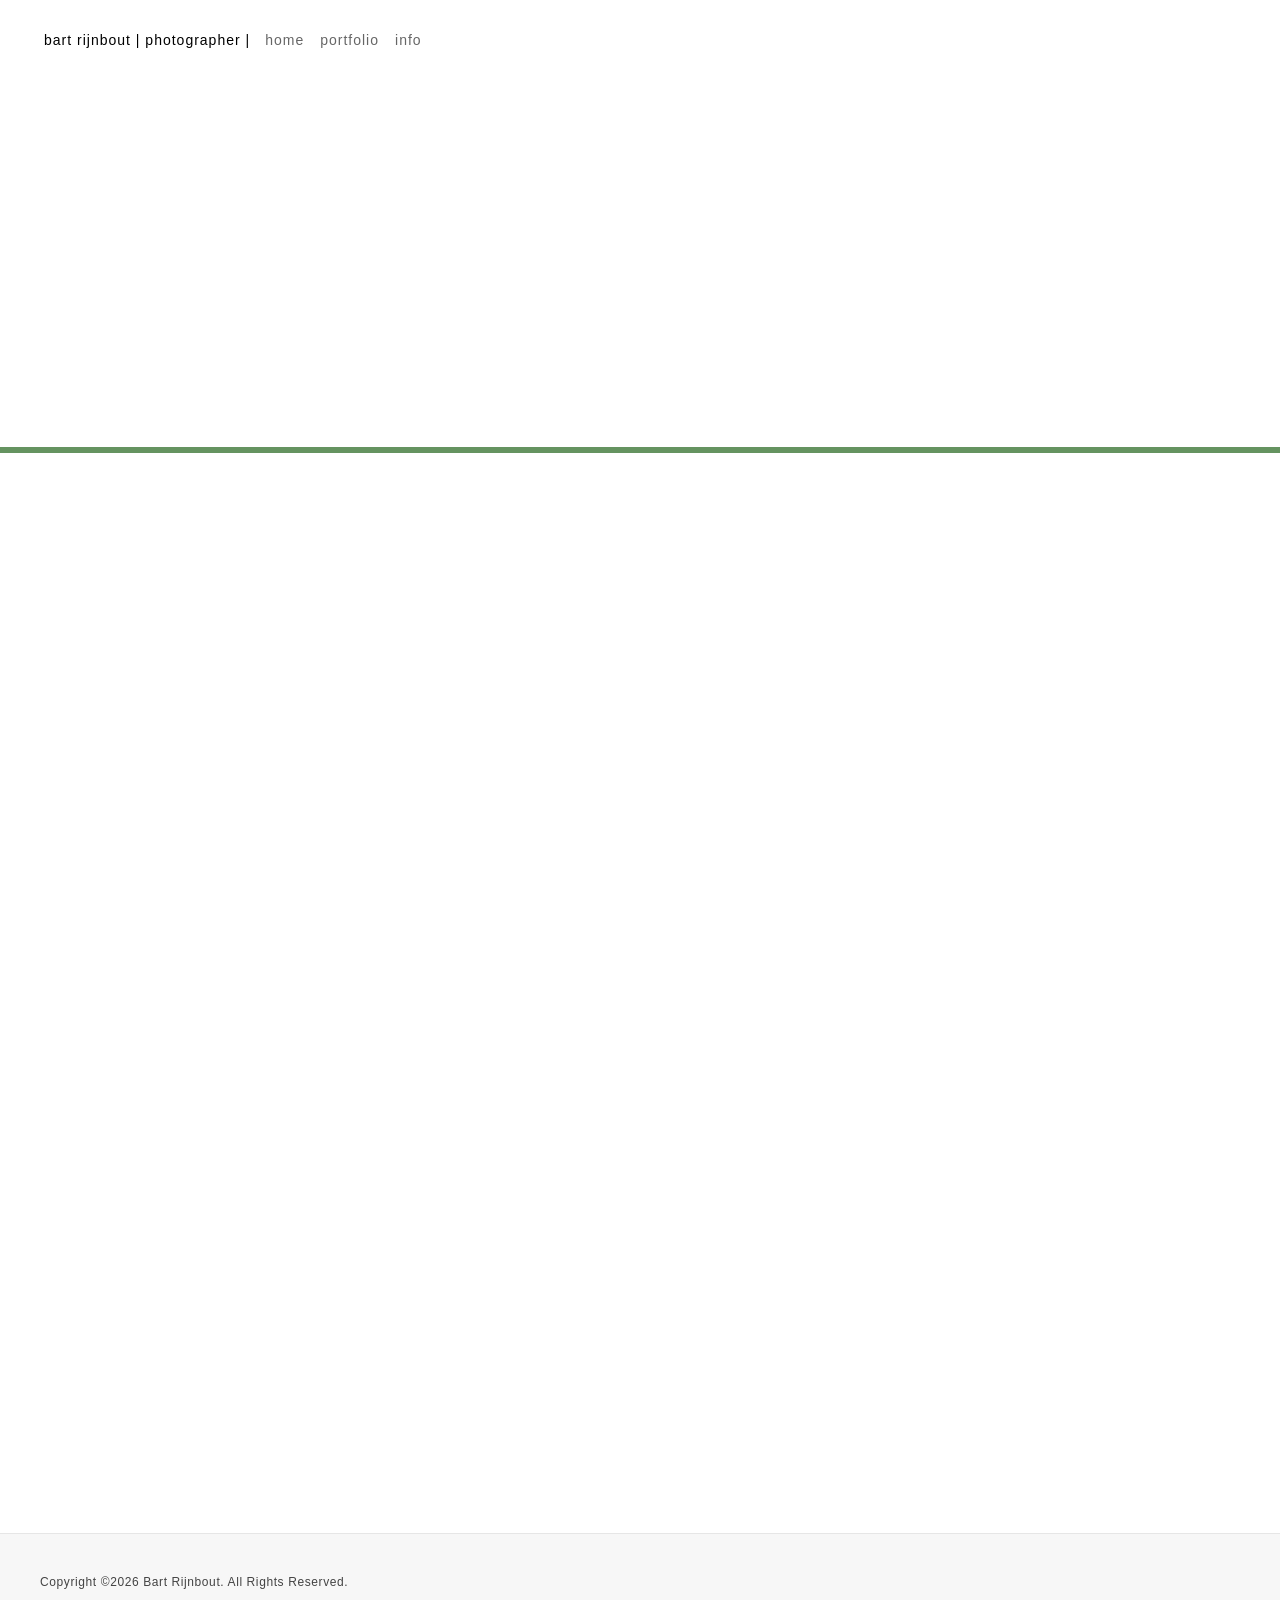
<file: portfolio-japaninsight.html>
<!DOCTYPE html>
<html class="fullscreen_page sticky_menu">
<head>
<meta http-equiv="Content-Type" content="text/html; charset=UTF-8">
<meta name="viewport" content="width=device-width, initial-scale=1, maximum-scale=1">
<link rel="shortcut icon" href="img/favicon.ico" type="image/x-icon">
<title>Bart Rijnbout | Photographer | Japan Insight</title>
<link rel="stylesheet" href="css/theme.css" type="text/css" media="all" />
<link rel="stylesheet" href="css/responsive.css" type="text/css" media="all" />
<link rel="stylesheet" href="css/custom.css" type="text/css" media="all" />
<script type="text/javascript" src="js/jquery.min.js"></script>
</head>
<body>
	<header class="main_header">
        <div class="header_wrapper">
        	<div class="logo_sect">
                	<div class="slogan">bart rijnbout | photographer |</div>
            </div>                       
            <div class="header_rp">
                <nav>
                    <div class="menu-main-menu-container">
                    	<ul id="menu-main-menu" class="menu">
                    	    <li class="menu-item-has-children">
                            	<a href="index.html"><span>Home</span></a>
                            </li>
							<!--
                        	<li class="menu-item-has-children">
                            	<a href="new.html"><span>New</span></a>
                            </li>
                            -->
                            <li class="menu-item-has-children">
                            	<a href="#"><span>Portfolio</span></a>
                                <ul class="sub-menu">
                                    <li><a href="portfolio-thessaloniki.html"><span>Thessaloniki</span></a></li>
                                    <li><a href="portfolio-worldseries.html"><span>World Series</span></a></li>
                                    <li><a href="gportfolio-japaninsight.html"><span>Japan Insight</span></a></li>
                                    <li><a href="portfolio-theartofwar.html"><span>The Art of War</span></a></li>
                                    <li><a href="portfolio-local.html"><span>Local</span></a></li>
                                </ul>                            
                            </li>
                            <li class="menu-item-has-children">
                            	<a href="info.html""><span>Info</span></a>
                            </li>                        
                        </ul>
                    </div>
                </nav>            
			</div>
            <div class="clear"></div>
        </div>
    </header>
    
	<div class="blog_post_content">
    	<article class="contentarea sp_contentarea">
        	<div class="row">
            	<div class="span12 first-module module_number_1 module_cont pb20 module_text_area">
            		<div class="prev_next_links">
                    	<div class="fleft"><a href="portfolio-worldseries.html">World Series</a></div>
                        <div class="fright"><a href="portfolio-theartofwar.html">The Art of War</a></div>
                    </div>

                	<div class="module_content">
                    	<h4 class="title">Japan Insight</h4>
                        <!--<img src="images/japaninsight/jpn_sword1_thumb.jpg" class="infothumbextra" alt="">-->

                        <p>'Hit the target without aiming', the Japanese archer said. Armed with camera and film I tried to put his advice into practice.
                           Photographing with an empty mind wasn't too difficult in Japan. I had no choice but to leave behind all common concepts and accept
                           that even then it would be difficult to understand anything about this country.
                        </p>
		                <p>However, it was not my first encounter with the spirit of Japan. Before making a final move to the Chinese martial arts I practiced
		                   the Kyokushinkai Karate for years. Photographing the art of Budo became a goal in itself during this trip and I was
		                   impressed to see how modern Japan still continues the tradition.
		                </p>
                        <p>From Tokyo to Nagasaki passing cities with imaginative names like Matsumoto, Takayama, Kanazawa, Kyoto, Matsuyama, Okayama, Kumamoto,
                           Nagasaki and Hiroshima. The Shinkansen (the famous bullet train) was not only a great way to travel, it also explained a lot about the
                           Japanese mindset. In 2003, for example, the Shinkansen's average arrival time was within six seconds of the scheduled time. The delay is
                           measured in seconds per year! So that explains why that teaceremony took so long.
                        </p>
                    </div>
      			</div><!-- .module_cont -->
         	</div>
    	</article>
	</div>


    <div class="fullscreen_block hided">
        <div class="fs_blog_module image-grid">
        	<div class="blogpost_preview_fw element stuff">
            	<div class="fw_preview_wrapper">
                    <div class="gallery_item_wrapper">
                        <a href="slides-japaninsight.html#1">
                            <img src="images/japaninsight/jpn_tori_view.jpg" alt="" class="fw_featured_image" width="550">
                            <div class="gallery_fadder"></div>
                        </a>
                    </div>
                </div>
            </div>
        	<div class="blogpost_preview_fw element stuff">
            	<div class="fw_preview_wrapper">
                    <div class="gallery_item_wrapper">
                        <a href="slides-japaninsight.html#2">
                            <img src="images/japaninsight/jpn_tree_view.jpg" alt="" class="fw_featured_image" width="550">
                            <div class="gallery_fadder"></div>
                        </a>
                    </div>
                </div>
            </div>
        	<div class="blogpost_preview_fw element stuff">
            	<div class="fw_preview_wrapper">
                    <div class="gallery_item_wrapper">
                        <a href="slides-japaninsight.html#3">
                            <img src="images/japaninsight/jpn_sumo1_view.jpg" alt="" class="fw_featured_image" width="550">
                            <div class="gallery_fadder"></div>
                        </a>
                    </div>
                </div>
            </div>
        	<div class="blogpost_preview_fw element stuff">
            	<div class="fw_preview_wrapper">
                    <div class="gallery_item_wrapper">
                        <a href="slides-japaninsight.html#4">
                            <img src="images/japaninsight/jpn_sumo_duo_view.jpg" alt="" class="fw_featured_image" width="550">
                            <div class="gallery_fadder"></div>
                        </a>
                    </div>
                </div>
            </div>
        	<div class="blogpost_preview_fw element stuff">
            	<div class="fw_preview_wrapper">
                    <div class="gallery_item_wrapper">
                        <a href="slides-japaninsight.html#5">
                            <img src="images/japaninsight/jpn_bamboo_view.jpg" alt="" class="fw_featured_image" width="550">
                            <div class="gallery_fadder"></div>
                        </a>
                    </div>
                </div>
            </div>
        	<div class="blogpost_preview_fw element stuff">
            	<div class="fw_preview_wrapper">
                    <div class="gallery_item_wrapper">
                        <a href="slides-japaninsight.html#6">
                            <img src="images/japaninsight/jpn_teahouse_view.jpg" alt="" class="fw_featured_image" width="550">
                            <div class="gallery_fadder"></div>
                        </a>
                    </div>
                </div>
            </div>
        	<div class="blogpost_preview_fw element stuff">
            	<div class="fw_preview_wrapper">
                    <div class="gallery_item_wrapper">
                        <a href="slides-japaninsight.html#7">
                            <img src="images/japaninsight/jpn_geisha2_view.jpg" alt="" class="fw_featured_image" width="550">
                            <div class="gallery_fadder"></div>
                        </a>
                    </div>
                </div>
            </div>
        	<div class="blogpost_preview_fw element stuff">
            	<div class="fw_preview_wrapper">
                    <div class="gallery_item_wrapper">
                        <a href="slides-japaninsight.html#8">
                            <img src="images/japaninsight/jpn_swordkendoka_view.jpg" alt="" class="fw_featured_image" width="550">
                            <div class="gallery_fadder"></div>
                        </a>
                    </div>
                </div>
            </div>
        	<div class="blogpost_preview_fw element stuff">
            	<div class="fw_preview_wrapper">
                    <div class="gallery_item_wrapper">
                        <a href="slides-japaninsight.html#9">
                            <img src="images/japaninsight/jpn_sword2_view.jpg" alt="" class="fw_featured_image" width="550">
                            <div class="gallery_fadder"></div>
                        </a>
                    </div>
                </div>
            </div>
        	<div class="blogpost_preview_fw element stuff">
            	<div class="fw_preview_wrapper">
                    <div class="gallery_item_wrapper">
                        <a href="slides-japaninsight.html#10">
                            <img src="images/japaninsight/jpn_kyudo_duo_view.jpg" alt="" class="fw_featured_image" width="550">
                            <div class="gallery_fadder"></div>
                        </a>
                    </div>
                </div>
            </div>
        	<div class="blogpost_preview_fw element stuff">
            	<div class="fw_preview_wrapper">
                    <div class="gallery_item_wrapper">
                        <a href="slides-japaninsight.html#11">
                            <img src="images/japaninsight/jpn_geisha1.jpg" alt="" class="fw_featured_image" width="550">
                            <div class="gallery_fadder"></div>
                        </a>
                    </div>
                </div>
            </div>
        	<div class="blogpost_preview_fw element stuff">
            	<div class="fw_preview_wrapper">
                    <div class="gallery_item_wrapper">
                        <a href="slides-japaninsight.html#12">
                            <img src="images/japaninsight/jpn_garden.jpg" alt="" class="fw_featured_image" width="550">
                            <div class="gallery_fadder"></div>
                        </a>
                    </div>
                </div>
            </div>
        	<div class="blogpost_preview_fw element stuff">
            	<div class="fw_preview_wrapper">
                    <div class="gallery_item_wrapper">
                        <a href="slides-japaninsight.html#13">
                            <img src="images/japaninsight/jpn_schoolgirl_view.jpg" alt="" class="fw_featured_image" width="550">
                            <div class="gallery_fadder"></div>
                        </a>
                    </div>
                </div>
            </div>
        	<div class="blogpost_preview_fw element stuff">
            	<div class="fw_preview_wrapper">
                    <div class="gallery_item_wrapper">
                        <a href="slides-japaninsight.html#14">
                            <img src="images/japaninsight/jpn_sjinjuku_view.jpg" alt="" class="fw_featured_image" width="550">
                            <div class="gallery_fadder"></div>
                        </a>
                    </div>
                </div>
            </div>
        	<div class="blogpost_preview_fw element stuff">
            	<div class="fw_preview_wrapper">
                    <div class="gallery_item_wrapper">
                        <a href="slides-japaninsight.html#15">
                            <img src="images/japaninsight/jpn_group_view.jpg" alt="" class="fw_featured_image" width="550">
                            <div class="gallery_fadder"></div>
                        </a>
                    </div>
                </div>
            </div>
        	<div class="blogpost_preview_fw element stuff">
            	<div class="fw_preview_wrapper">
                    <div class="gallery_item_wrapper">
                        <a href="slides-japaninsight.html#16">
                            <img src="images/japaninsight/jpn_sars_view.jpg" alt="" class="fw_featured_image" width="550">
                            <div class="gallery_fadder"></div>
                        </a>
                    </div>
                </div>
            </div>
        	<div class="blogpost_preview_fw element stuff">
            	<div class="fw_preview_wrapper">
                    <div class="gallery_item_wrapper">
                        <a href="slides-japaninsight.html#17">
                            <img src="images/japaninsight/jpn_grijsaard_view.jpg" alt="" class="fw_featured_image" width="550">
                            <div class="gallery_fadder"></div>
                        </a>
                    </div>
                </div>
            </div>
        	<div class="blogpost_preview_fw element stuff">
            	<div class="fw_preview_wrapper">
                    <div class="gallery_item_wrapper">
                        <a href="slides-japaninsight.html#18">
                            <img src="images/japaninsight/jpn_tsukiji3_view.jpg" alt="" class="fw_featured_image" width="550">
                            <div class="gallery_fadder"></div>
                        </a>
                    </div>
                </div>
            </div>
        	<div class="blogpost_preview_fw element stuff">
            	<div class="fw_preview_wrapper">
                    <div class="gallery_item_wrapper">
                        <a href="slides-japaninsight.html#19">
                            <img src="images/japaninsight/jpn_tsukiji1_view.jpg" alt="" class="fw_featured_image" width="550">
                            <div class="gallery_fadder"></div>
                        </a>
                    </div>
                </div>
            </div>
        	<div class="blogpost_preview_fw element stuff">
            	<div class="fw_preview_wrapper">
                    <div class="gallery_item_wrapper">
                        <a href="slides-japaninsight.html#20">
                            <img src="images/japaninsight/jpn_tsukiji2_view.jpg" alt="" class="fw_featured_image" width="550">
                            <div class="gallery_fadder"></div>
                        </a>
                    </div>
                </div>
            </div>
        	<div class="blogpost_preview_fw element stuff">
            	<div class="fw_preview_wrapper">
                    <div class="gallery_item_wrapper">
                        <a href="slides-japaninsight.html#21">
                            <img src="images/japaninsight/jpn_fisherman_view.jpg" alt="" class="fw_featured_image" width="550">
                            <div class="gallery_fadder"></div>
                        </a>
                    </div>
                </div>
            </div>
            <div class="blogpost_preview_fw element stuff">
            	<div class="fw_preview_wrapper">
                    <div class="gallery_item_wrapper">
                        <a href="slides-japaninsight.html#22">
                            <img src="images/japaninsight/jpn_oldman_view.jpg" alt="" class="fw_featured_image" width="550">
                            <div class="gallery_fadder"></div>
                        </a>
                    </div>
                </div>
            </div>
        	<div class="blogpost_preview_fw element stuff">
            	<div class="fw_preview_wrapper">
                    <div class="gallery_item_wrapper">
                        <a href="slides-japaninsight.html#23">
                            <img src="images/japaninsight/jpn_skyscraper_view.jpg" alt="" class="fw_featured_image" width="550">
                            <div class="gallery_fadder"></div>
                        </a>
                    </div>
                </div>
            </div>
        	<div class="blogpost_preview_fw element stuff">
            	<div class="fw_preview_wrapper">
                    <div class="gallery_item_wrapper">
                        <a href="slides-japaninsight.html#24">
                            <img src="images/japaninsight/jpn_expo_view.jpg" alt="" class="fw_featured_image" width="550">
                            <div class="gallery_fadder"></div>
                        </a>
                    </div>
                </div>
            </div>
            
    	</div>                       
	</div>
   	<div class="preloader"></div>     
    <footer>
        <div class="footer_wrapper container">
            <div class="copyright">Copyright &copy;2026 Bart Rijnbout. All Rights Reserved.</div>
            <div class="clear"></div>
        </div>
    </footer> 
	<div class="content_bg"></div>
	<script type="text/javascript" src="js/jquery-ui.min.js"></script>    
    <script type="text/javascript" src="js/modules.js"></script>
	<script type="text/javascript" src="js/theme.js"></script>
    <script type="text/javascript" src="js/jquery.isotope.min.js"></script>
    <script type="text/javascript" src="js/sorting.js"></script>  
    <script type="text/javascript">
        jQuery(document).ready(function($){
			"use strict";
			setTimeout(function(){
                jQuery('.fullscreen_block').removeClass('hided');
			},2500);
			setTimeout("jQuery('.preloader').remove()", 2700);			
		});	
    </script>
    
	<!-- Default Statcounter code for bartrijnbout.nl
	https://www.bartrijnbout.nl -->
	<script type="text/javascript">
	var sc_project=11906197; 
	var sc_invisible=1; 
	var sc_security="b0a383f7"; 
	</script>
	<script type="text/javascript"
	src="https://www.statcounter.com/counter/counter.js"
	async></script>
	<noscript><div class="statcounter"><a title="Web Analytics
	Made Easy - StatCounter" href="https://statcounter.com/"
	target="_blank"><img class="statcounter"
	src="https://c.statcounter.com/11906197/0/b0a383f7/1/"
	alt="Web Analytics Made Easy -
	StatCounter"></a></div></noscript>
	<!-- End of Statcounter Code -->    
      
</body>
</html>
</file>
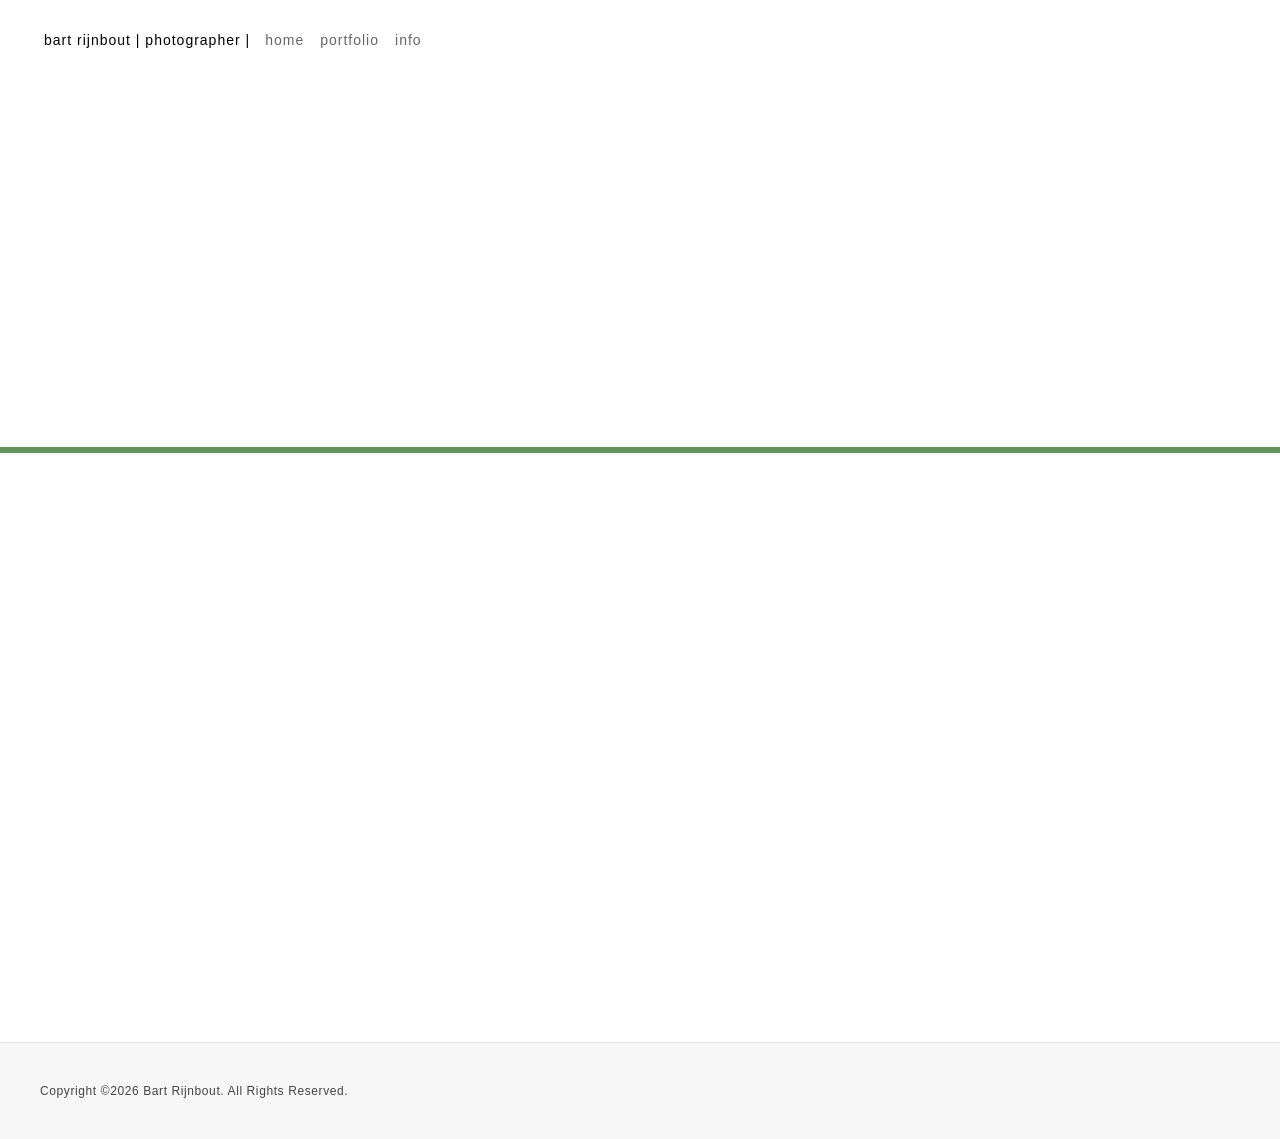
<file: portfolio-local.html>
<!DOCTYPE html>
<html class="fullscreen_page sticky_menu">
<head>
<meta http-equiv="Content-Type" content="text/html; charset=UTF-8">
<meta name="viewport" content="width=device-width, initial-scale=1, maximum-scale=1">
<link rel="shortcut icon" href="img/favicon.ico" type="image/x-icon">
<title>Bart Rijnbout | Photographer | Local</title>
<link rel="stylesheet" href="css/theme.css" type="text/css" media="all" />
<link rel="stylesheet" href="css/responsive.css" type="text/css" media="all" />
<link rel="stylesheet" href="css/custom.css" type="text/css" media="all" />
<script type="text/javascript" src="js/jquery.min.js"></script>
</head>
<body>
	<header class="main_header">
        <div class="header_wrapper">
        	<div class="logo_sect">
                	<div class="slogan">bart rijnbout | photographer |</div>
            </div>                       
            <div class="header_rp">
                <nav>
                    <div class="menu-main-menu-container">
                    	<ul id="menu-main-menu" class="menu">
                    	    <li class="menu-item-has-children">
                            	<a href="index.html"><span>Home</span></a>
                            </li>
							<!--
                        	<li class="menu-item-has-children">
                            	<a href="new.html"><span>New</span></a>
                            </li>
                            -->
                            <li class="menu-item-has-children">
                            	<a href="#"><span>Portfolio</span></a>
                                <ul class="sub-menu">
                                    <li><a href="portfolio-thessaloniki.html"><span>Thessaloniki</span></a></li>
                                    <li><a href="portfolio-worldseries.html"><span>World Series</span></a></li>
                                    <li><a href="portfolio-japaninsight.html"><span>Japan Insight</span></a></li>
                                    <li><a href="portfolio-theartofwar.html"><span>The Art of War</span></a></li>
                                    <li><a href="portfolio-local.html"><span>Local</span></a></li>
                                </ul>                            
                            </li>
                            <li class="menu-item-has-children">
                            	<a href="info.html""><span>Info</span></a>
                            </li>                        
                        </ul>
                    </div>
                </nav>            
			</div>
            <div class="clear"></div>
        </div>
    </header>
    
	<div class="blog_post_content">
    	<article class="contentarea sp_contentarea">
        	<div class="row">
            	<div class="span12 first-module module_number_1 module_cont pb20 module_text_area">
            		<div class="prev_next_links">
                    	<div class="fleft"><a href="portfolio-theartofwar.html">The Art of War</a></div>
                        <div class="fright"><a href="portfolio-thessaloniki.html">Thessaloniki</a></div>
                    </div>

                	<div class="module_content">
                    	<h4 class="title">Local</h4>
                        <!--<img src="images/local/mst_oldman_thumb.jpg" class="infothumbextra" alt="">-->

                    	 <p>'Relating or restricted to a particular area or one's neighbourhood'. That's how the Oxford Dictionary defines the adjective 'local'.
                            As a photographer, it is sometimes difficult to get inspired by your own place of residence. Not that there's nothing to photograph in 
		                    Maastricht, on the contrary, but you are so used to the daily routine in your neighbourhood that sometimes you no longer see the beauty
		                    in it. 'Local' therefore is an attempt to see with fresh eyes and break through the so-called 'photographer's block'. All pictures were
		                    taken in or around the city of Maastricht. They were never planned in advance but just occured, simply because my camera
                            happened to be next to me.
		                 </p>
                    </div>
      			</div><!-- .module_cont -->
         	</div>
    	</article>
	</div>


    <div class="fullscreen_block hided">
        <div class="fs_blog_module image-grid">
        	<div class="blogpost_preview_fw element stuff">
            	<div class="fw_preview_wrapper">
                    <div class="gallery_item_wrapper">
                        <a href="slides-local.html#1">
                            <img src="images/local/mst_kennedy_view.jpg" alt="" class="fw_featured_image" width="550">
                            <div class="gallery_fadder"></div>
                        </a>
                    </div>
                </div>
            </div>
        	<div class="blogpost_preview_fw element stuff">
            	<div class="fw_preview_wrapper">
                    <div class="gallery_item_wrapper">
                        <a href="slides-local.html#2">
                            <img src="images/local/mst_trees_view_portfolio.jpg" alt="" class="fw_featured_image" width="550">
                            <div class="gallery_fadder"></div>
                        </a>
                    </div>
                </div>
            </div>
        	<div class="blogpost_preview_fw element stuff">
            	<div class="fw_preview_wrapper">
                    <div class="gallery_item_wrapper">
                        <a href="slides-local.html#3">
                            <img src="images/local/mst_oldman_view.jpg" alt="" class="fw_featured_image" width="550">
                            <div class="gallery_fadder"></div>
                        </a>
                    </div>
                </div>
            </div>
        	<div class="blogpost_preview_fw element stuff">
            	<div class="fw_preview_wrapper">
                    <div class="gallery_item_wrapper">
                        <a href="slides-local.html#4">
                            <img src="images/local/prt_deelder_view.jpg" alt="" class="fw_featured_image" width="550">
                            <div class="gallery_fadder"></div>
                        </a>
                    </div>
                </div>
            </div>
        	<div class="blogpost_preview_fw element stuff">
            	<div class="fw_preview_wrapper">
                    <div class="gallery_item_wrapper">
                        <a href="slides-local.html#5">
                            <img src="images/local/prt_ipanema_view.jpg" alt="" class="fw_featured_image" width="550">
                            <div class="gallery_fadder"></div>
                        </a>
                    </div>
                </div>
            </div>
        	<div class="blogpost_preview_fw element stuff">
            	<div class="fw_preview_wrapper">
                    <div class="gallery_item_wrapper">
                        <a href="slides-local.html#6">
                            <img src="images/local/prt_zondag_view.jpg" alt="" class="fw_featured_image" width="550">
                            <div class="gallery_fadder"></div>
                        </a>
                    </div>
                </div>
            </div>
        	<div class="blogpost_preview_fw element stuff">
            	<div class="fw_preview_wrapper">
                    <div class="gallery_item_wrapper">
                        <a href="slides-local.html#7">
                            <img src="images/local/mst_ice_view.jpg" alt="" class="fw_featured_image" width="550">
                            <div class="gallery_fadder"></div>
                        </a>
                    </div>
                </div>
            </div>
        	<div class="blogpost_preview_fw element stuff">
            	<div class="fw_preview_wrapper">
                    <div class="gallery_item_wrapper">
                        <a href="slides-local.html#8">
                            <img src="images/local/prt_trapped_view.jpg" alt="" class="fw_featured_image" width="550">
                            <div class="gallery_fadder"></div>
                        </a>
                    </div>
                </div>
            </div>
        	<div class="blogpost_preview_fw element stuff">
            	<div class="fw_preview_wrapper">
                    <div class="gallery_item_wrapper">
                        <a href="slides-local.html#9">
                            <img src="images/local/mst_broken_bones_01_view.jpg" alt="" class="fw_featured_image" width="550">
                            <div class="gallery_fadder"></div>
                        </a>
                    </div>
                </div>
            </div>
        	<div class="blogpost_preview_fw element stuff">
            	<div class="fw_preview_wrapper">
                    <div class="gallery_item_wrapper">
                        <a href="slides-local.html#10">
                            <img src="images/local/mst_broken_bones_02_view.jpg" alt="" class="fw_featured_image" width="550">
                            <div class="gallery_fadder"></div>
                        </a>
                    </div>
                </div>
            </div>
        	<div class="blogpost_preview_fw element stuff">
            	<div class="fw_preview_wrapper">
                    <div class="gallery_item_wrapper">
                        <a href="slides-local.html#11">
                            <img src="images/local/mst_broken_bones_03_view.jpg" alt="" class="fw_featured_image" width="550">
                            <div class="gallery_fadder"></div>
                        </a>
                    </div>
                </div>
            </div>
        	<div class="blogpost_preview_fw element stuff">
            	<div class="fw_preview_wrapper">
                    <div class="gallery_item_wrapper">
                        <a href="slides-local.html#12">
                            <img src="images/local/ntb_bodybuilding_view.jpg" alt="" class="fw_featured_image" width="550">
                            <div class="gallery_fadder"></div>
                        </a>
                    </div>
                </div>
            </div>
        	<div class="blogpost_preview_fw element stuff">
            	<div class="fw_preview_wrapper">
                    <div class="gallery_item_wrapper">
                        <a href="slides-local.html#13">
                            <img src="images/local/mst_fog_bridge_view.jpg" alt="" class="fw_featured_image" width="550">
                            <div class="gallery_fadder"></div>
                        </a>
                    </div>
                </div>
            </div>
        	<div class="blogpost_preview_fw element stuff">
            	<div class="fw_preview_wrapper">
                    <div class="gallery_item_wrapper">
                        <a href="slides-local.html#14">
                            <img src="images/local/mst_autumn_view.jpg" alt="" class="fw_featured_image" width="550">
                            <div class="gallery_fadder"></div>
                        </a>
                    </div>
                </div>
            </div>
        	<div class="blogpost_preview_fw element stuff">
            	<div class="fw_preview_wrapper">
                    <div class="gallery_item_wrapper">
                        <a href="slides-local.html#15">
                            <img src="images/local/mst_mvv_view.jpg" alt="" class="fw_featured_image" width="550">
                            <div class="gallery_fadder"></div>
                        </a>
                    </div>
                </div>
            </div>
        	<div class="blogpost_preview_fw element stuff">
            	<div class="fw_preview_wrapper">
                    <div class="gallery_item_wrapper">
                        <a href="slides-local.html#16">
                            <img src="images/local/mst_voetbal_01_view.jpg" alt="" class="fw_featured_image" width="550">
                            <div class="gallery_fadder"></div>
                        </a>
                    </div>
                </div>
            </div>
    	</div>                       
	</div>
	
   	<div class="preloader"></div>     
    <footer>
        <div class="footer_wrapper container">
            <div class="copyright">Copyright &copy;2026 Bart Rijnbout. All Rights Reserved.</div>
            <div class="clear"></div>
        </div>
    </footer> 
	<div class="content_bg"></div>
	<script type="text/javascript" src="js/jquery-ui.min.js"></script>    
    <script type="text/javascript" src="js/modules.js"></script>
	<script type="text/javascript" src="js/theme.js"></script>
    <script type="text/javascript" src="js/jquery.isotope.min.js"></script>
    <script type="text/javascript" src="js/sorting.js"></script>  
    <script type="text/javascript">
        jQuery(document).ready(function($){
			"use strict";
			setTimeout(function(){
                jQuery('.fullscreen_block').removeClass('hided');
			},2500);
			setTimeout("jQuery('.preloader').remove()", 2700);			
		});	
    </script>
    
	<!-- Default Statcounter code for bartrijnbout.nl
	https://www.bartrijnbout.nl -->
	<script type="text/javascript">
	var sc_project=11906197; 
	var sc_invisible=1; 
	var sc_security="b0a383f7"; 
	</script>
	<script type="text/javascript"
	src="https://www.statcounter.com/counter/counter.js"
	async></script>
	<noscript><div class="statcounter"><a title="Web Analytics
	Made Easy - StatCounter" href="https://statcounter.com/"
	target="_blank"><img class="statcounter"
	src="https://c.statcounter.com/11906197/0/b0a383f7/1/"
	alt="Web Analytics Made Easy -
	StatCounter"></a></div></noscript>
	<!-- End of Statcounter Code -->    
      
</body>
</html>
</file>
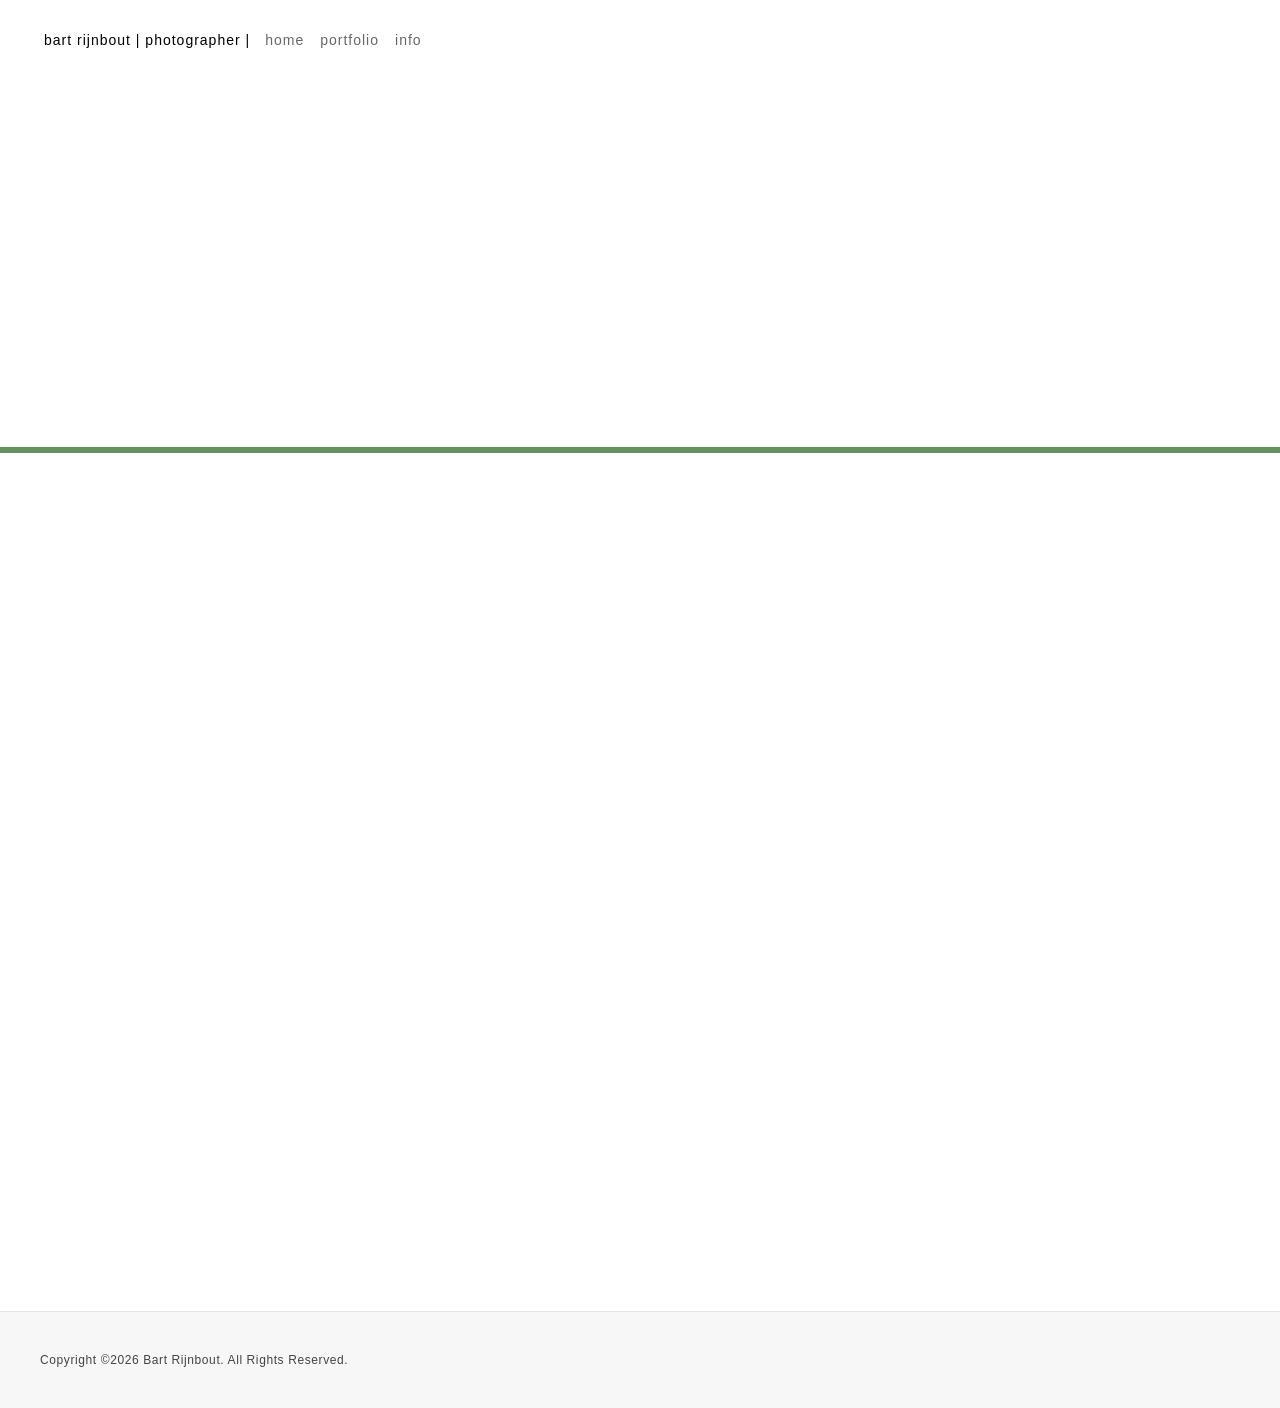
<file: portfolio-theartofwar.html>
<!DOCTYPE html>
<html class="fullscreen_page sticky_menu">
<head>
<meta http-equiv="Content-Type" content="text/html; charset=UTF-8">
<meta name="viewport" content="width=device-width, initial-scale=1, maximum-scale=1">
<link rel="shortcut icon" href="img/favicon.ico" type="image/x-icon">
<title>Bart Rijnbout | Photographer | The Art of War</title>
<link rel="stylesheet" href="css/theme.css" type="text/css" media="all" />
<link rel="stylesheet" href="css/responsive.css" type="text/css" media="all" />
<link rel="stylesheet" href="css/custom.css" type="text/css" media="all" />
<script type="text/javascript" src="js/jquery.min.js"></script>
</head>
<body>
	<header class="main_header">
        <div class="header_wrapper">
        	<div class="logo_sect">
                	<div class="slogan">bart rijnbout | photographer |</div>
            </div>                       
            <div class="header_rp">
                <nav>
                    <div class="menu-main-menu-container">
                    	<ul id="menu-main-menu" class="menu">
                    	    <li class="menu-item-has-children">
                            	<a href="index.html"><span>Home</span></a>
                            </li>
							<!--
                        	<li class="menu-item-has-children">
                            	<a href="new.html"><span>New</span></a>
                            </li>
                            -->
                            <li class="menu-item-has-children">
                            	<a href="#"><span>Portfolio</span></a>
                                <ul class="sub-menu">
                                    <li><a href="portfolio-thessaloniki.html"><span>Thessaloniki</span></a></li>
                                    <li><a href="portfolio-worldseries.html"><span>World Series</span></a></li>
                                    <li><a href="portfolio-japaninsight.html"><span>Japan Insight</span></a></li>
                                    <li><a href="portfolio-theartofwar.html"><span>The Art of War</span></a></li>
                                    <li><a href="portfolio-local.html"><span>Local</span></a></li>
                                </ul>                            
                            </li>
                            <li class="menu-item-has-children">
                            	<a href="info.html""><span>Info</span></a>
                            </li>                        
                        </ul>
                    </div>
                </nav>            
			</div>
            <div class="clear"></div>
        </div>
    </header>
    
	<div class="blog_post_content">
    	<article class="contentarea sp_contentarea">
        	<div class="row">
            	<div class="span12 first-module module_number_1 module_cont pb20 module_text_area">
            		<div class="prev_next_links">
                    	<div class="fleft"><a href="portfolio-japaninsight.html">Japan Insight</a></div>
                        <div class="fright"><a href="portfolio-local.html">Local</a></div>
                    </div>

                	<div class="module_content">
                    	<h4 class="title">The Art of War</h4>
                        <!--<img src="images/theartofwar/kf_kaoshi_thumb.jpg" class="infothumbextra" alt="">-->

                		<p>'Do you also participate in competitions?' I am often asked when a conversation lands on Kungfu. The media have shaped certain stereotypes and 
        	                it's hard to explain that the true spirit of the martial arts has little to do with the concept of sport. It goes far beyond that. Of course
                            there is heavy physical training, and sparring is a considerable part of the training, but the ultimate goal is not just to defeat
                            the other, to break as many boards as possible or to obtain a black belt in the shortest possible time. 
                    	</p>
                        <p>Photography, for example, has more in common with martial arts than you would expect at first sight. Both disciplines, if taken seriously, cannot
                           be practiced as a form of simple amusement or light-hearted entertainment. Both are forms of expression that command a high degree of dedication
                           and perseverance. They require a certain attitude towards life that surpasses all forms of recreation.
                        </p>
                        <p>Achieving a certain level in traditional Chinese Kungfu is an ongoing process. Just like a photographer's, never ending search for the 
                           ultimate photo. Both disciplines require an empty state of mind, so your senses can take over. Focus, adjust to the object, know your distance,
                           respond quickly and effectively. Timing is everything. You need your full attention in order to assess the situation. You need to be constantly on
                           guard because when the decisive moment comes, you have to strike (or press the shutter button, if you will). Without hesistating.
                        </p>
                        <p>The outcomes of this training however, can never be taken for granted but are inseparable from the way it is presented. And how it's absorbed.
                           When once I remarked how difficult it is to find the right trainer, he smiled and replied that it is even more difficult to find the 
                           right student.
                        </p>
                        <p>It is hard to express this sensation in words or in photos. The stills of fast movements of the members of 'Kungfu Wushu Maastricht' in this 
                           portfolio mainly show the spectacular exterior but the true spirit comes from within. It's quite a challenge to capture that in a single photo.
                        </p>
                    </div>
      			</div><!-- .module_cont -->
         	</div>
    	</article>
	</div>


    <div class="fullscreen_block hided">
        <div class="fs_blog_module image-grid">
        	<div class="blogpost_preview_fw element stuff">
            	<div class="fw_preview_wrapper">
                    <div class="gallery_item_wrapper">
                        <a href="slides-theartofwar.html#1">
                            <img src="images/theartofwar/kf_kaoshi_view.jpg" alt="" class="fw_featured_image" width="550">
                            <div class="gallery_fadder"></div>
                        </a>
                    </div>
                </div>
            </div>
        	<div class="blogpost_preview_fw element stuff">
            	<div class="fw_preview_wrapper">
                    <div class="gallery_item_wrapper">
                        <a href="slides-theartofwar.html#2">
                            <img src="images/theartofwar/kf_fist_view.jpg" alt="" class="fw_featured_image" width="550">
                            <div class="gallery_fadder"></div>
                        </a>
                    </div>
                </div>
            </div>
        	<div class="blogpost_preview_fw element stuff">
            	<div class="fw_preview_wrapper">
                    <div class="gallery_item_wrapper">
                        <a href="slides-theartofwar.html#3">
                            <img src="images/theartofwar/kf_dao_view.jpg" alt="" class="fw_featured_image" width="550">
                            <div class="gallery_fadder"></div>
                        </a>
                    </div>
                </div>
            </div>
        	<div class="blogpost_preview_fw element stuff">
            	<div class="fw_preview_wrapper">
                    <div class="gallery_item_wrapper">
                        <a href="slides-theartofwar.html#4">
                            <img src="images/theartofwar/kf_hill_view.jpg" alt="" class="fw_featured_image" width="550">
                            <div class="gallery_fadder"></div>
                        </a>
                    </div>
                </div>
            </div>
        	<div class="blogpost_preview_fw element stuff">
            	<div class="fw_preview_wrapper">
                    <div class="gallery_item_wrapper">
                        <a href="slides-theartofwar.html#5">
                            <img src="images/theartofwar/kf_tube_view.jpg" alt="" class="fw_featured_image" width="550">
                            <div class="gallery_fadder"></div>
                        </a>
                    </div>
                </div>
            </div>
        	<div class="blogpost_preview_fw element stuff">
            	<div class="fw_preview_wrapper">
                    <div class="gallery_item_wrapper">
                        <a href="slides-theartofwar.html#6">
                            <img src="images/theartofwar/kf_duin_view.jpg" alt="" class="fw_featured_image" width="550">
                            <div class="gallery_fadder"></div>
                        </a>
                    </div>
                </div>
            </div>
        	<div class="blogpost_preview_fw element stuff">
            	<div class="fw_preview_wrapper">
                    <div class="gallery_item_wrapper">
                        <a href="slides-theartofwar.html#7">
                            <img src="images/theartofwar/kf_view_view.jpg" alt="" class="fw_featured_image" width="550">
                            <div class="gallery_fadder"></div>
                        </a>
                    </div>
                </div>
            </div>
        	<div class="blogpost_preview_fw element stuff">
            	<div class="fw_preview_wrapper">
                    <div class="gallery_item_wrapper">
                        <a href="slides-theartofwar.html#8">
                            <img src="images/theartofwar/kf_sidekick_view.jpg" alt="" class="fw_featured_image" width="550">
                            <div class="gallery_fadder"></div>
                        </a>
                    </div>
                </div>
            </div>
        	<div class="blogpost_preview_fw element stuff">
            	<div class="fw_preview_wrapper">
                    <div class="gallery_item_wrapper">
                        <a href="slides-theartofwar.html#9">
                            <img src="images/theartofwar/kf_veeg_view.jpg" alt="" class="fw_featured_image" width="550">
                            <div class="gallery_fadder"></div>
                        </a>
                    </div>
                </div>
            </div>
        	<div class="blogpost_preview_fw element stuff">
            	<div class="fw_preview_wrapper">
                    <div class="gallery_item_wrapper">
                        <a href="slides-theartofwar.html#10">
                            <img src="images/theartofwar/kf_fall_view.jpg" alt="" class="fw_featured_image" width="550">
                            <div class="gallery_fadder"></div>
                        </a>
                    </div>
                </div>
            </div>
        	<div class="blogpost_preview_fw element stuff">
            	<div class="fw_preview_wrapper">
                    <div class="gallery_item_wrapper">
                        <a href="slides-theartofwar.html#11">
                            <img src="images/theartofwar/kf_jump_view.jpg" alt="" class="fw_featured_image" width="550">
                            <div class="gallery_fadder"></div>
                        </a>
                    </div>
                </div>
            </div>
        	<div class="blogpost_preview_fw element stuff">
            	<div class="fw_preview_wrapper">
                    <div class="gallery_item_wrapper">
                        <a href="slides-theartofwar.html#12">
                            <img src="images/theartofwar/kf_group_view.jpg" alt="" class="fw_featured_image" width="550">
                            <div class="gallery_fadder"></div>
                        </a>
                    </div>
                </div>
            </div>

    	</div>                       
	</div>
   	<div class="preloader"></div>     
    <footer>
        <div class="footer_wrapper container">
            <div class="copyright">Copyright &copy;2026 Bart Rijnbout. All Rights Reserved.</div>
            <div class="clear"></div>
        </div>
    </footer> 
	<div class="content_bg"></div>
	<script type="text/javascript" src="js/jquery-ui.min.js"></script>    
    <script type="text/javascript" src="js/modules.js"></script>
	<script type="text/javascript" src="js/theme.js"></script>
    <script type="text/javascript" src="js/jquery.isotope.min.js"></script>
    <script type="text/javascript" src="js/sorting.js"></script>  
    <script type="text/javascript">
        jQuery(document).ready(function($){
			"use strict";
			setTimeout(function(){
                jQuery('.fullscreen_block').removeClass('hided');
			},2500);
			setTimeout("jQuery('.preloader').remove()", 2700);			
		});	
    </script>
      
	<!-- Default Statcounter code for bartrijnbout.nl
	https://www.bartrijnbout.nl -->
	<script type="text/javascript">
	var sc_project=11906197; 
	var sc_invisible=1; 
	var sc_security="b0a383f7"; 
	</script>
	<script type="text/javascript"
	src="https://www.statcounter.com/counter/counter.js"
	async></script>
	<noscript><div class="statcounter"><a title="Web Analytics
	Made Easy - StatCounter" href="https://statcounter.com/"
	target="_blank"><img class="statcounter"
	src="https://c.statcounter.com/11906197/0/b0a383f7/1/"
	alt="Web Analytics Made Easy -
	StatCounter"></a></div></noscript>
	<!-- End of Statcounter Code -->    
    
</body>
</html>
</file>
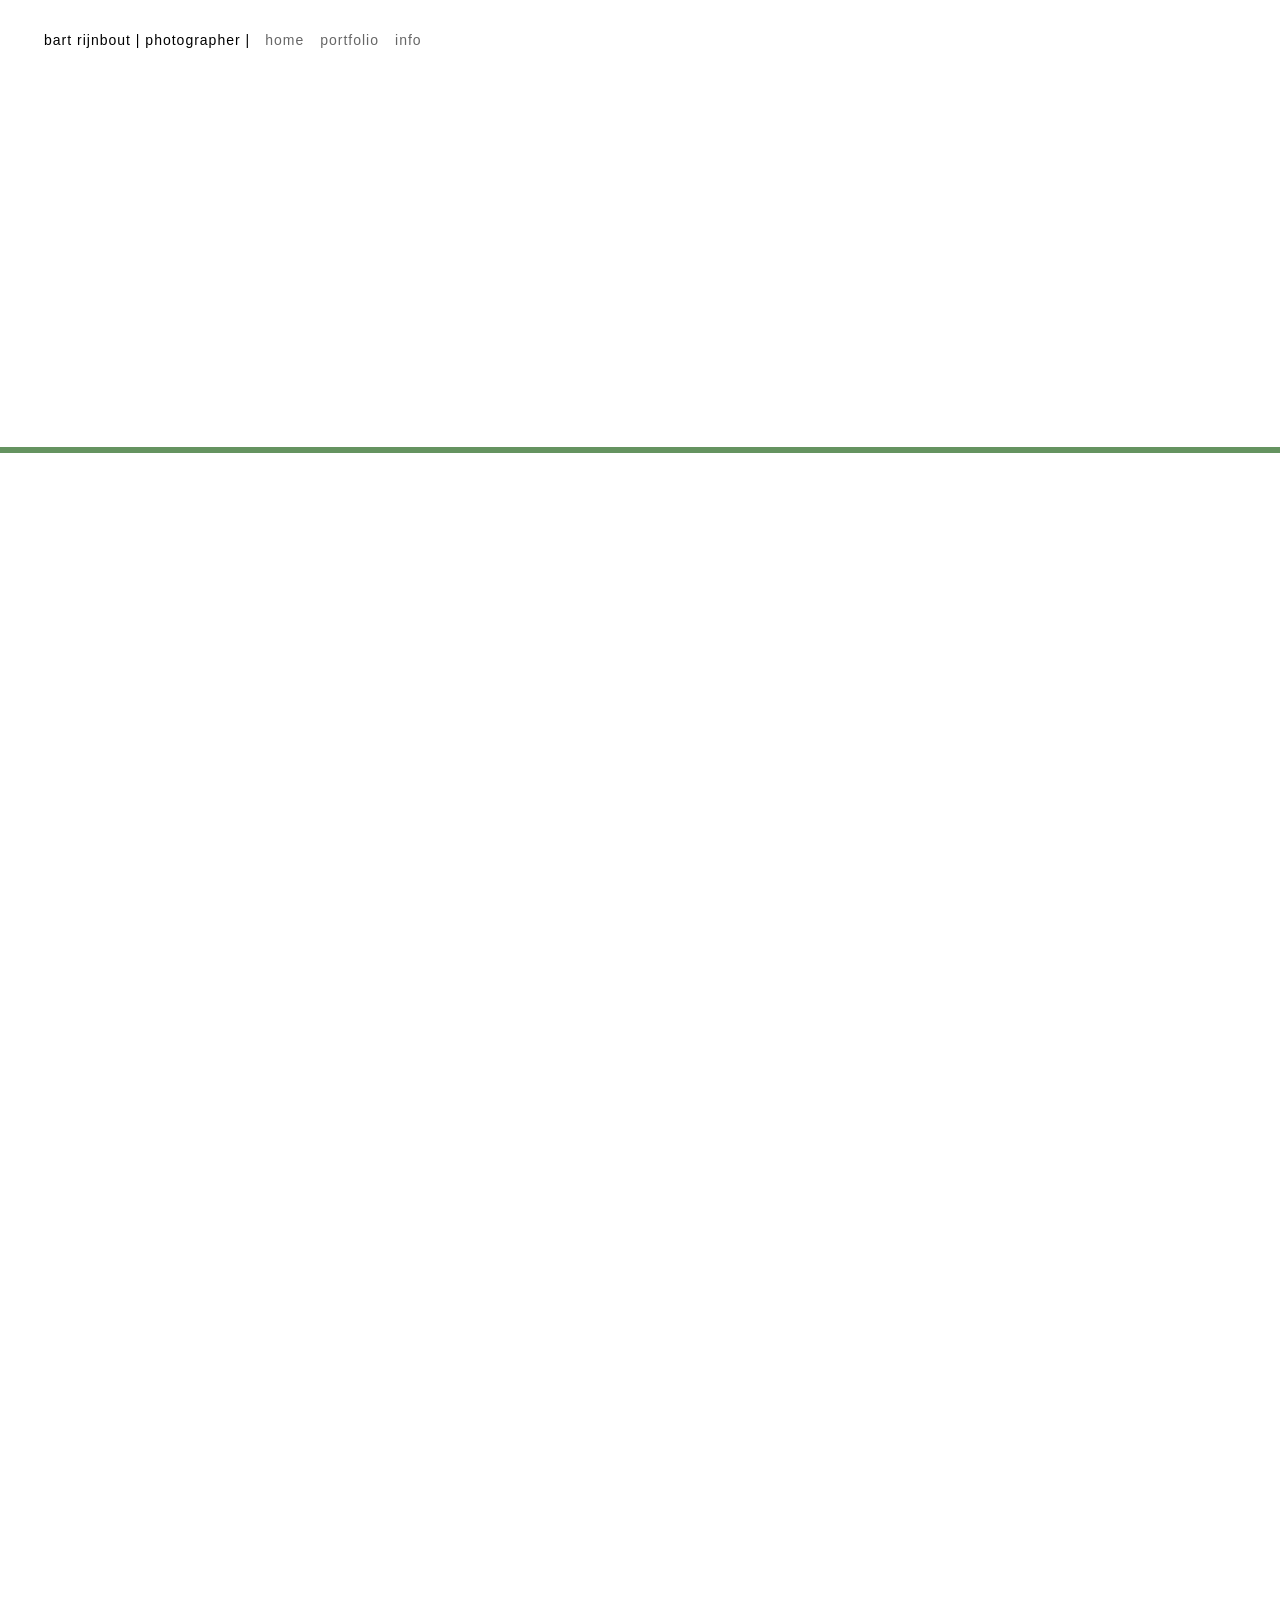
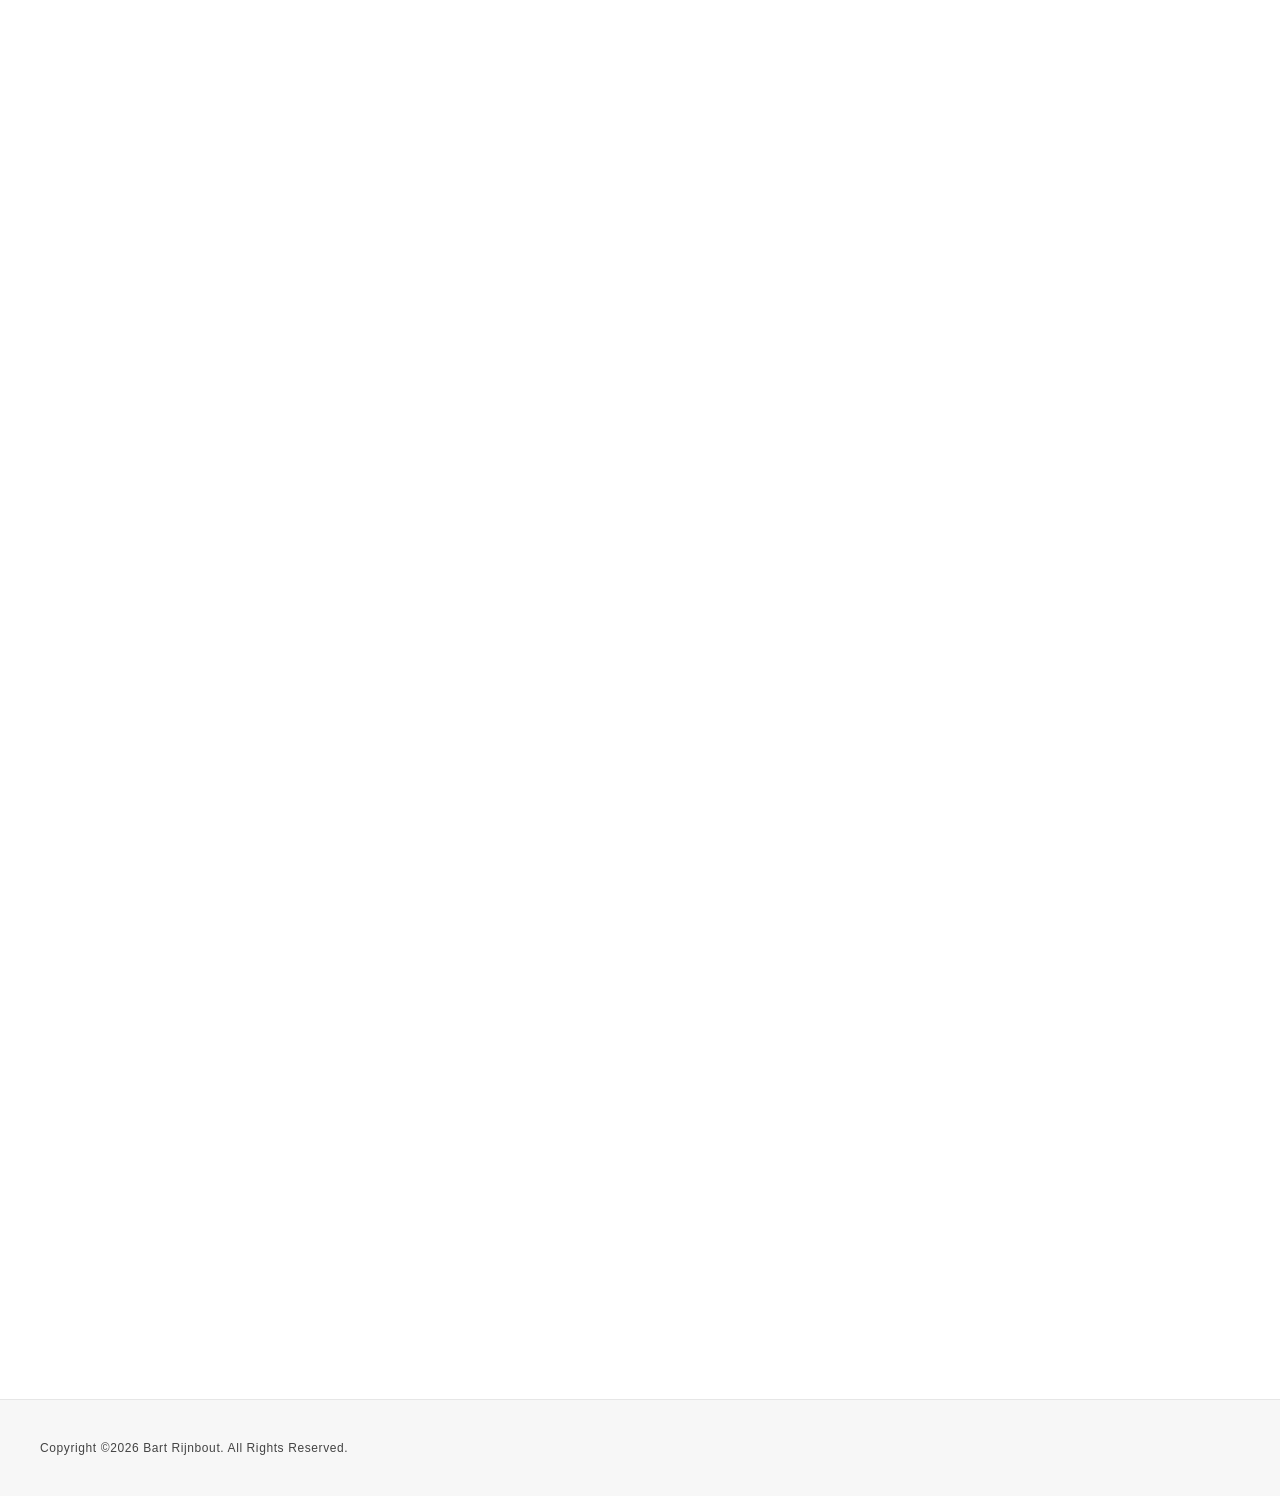
<file: portfolio-thessaloniki.html>
<!DOCTYPE html>
<html class="fullscreen_page sticky_menu">
<head>
<meta http-equiv="Content-Type" content="text/html; charset=UTF-8">
<meta name="viewport" content="width=device-width, initial-scale=1, maximum-scale=1">
<link rel="shortcut icon" href="img/favicon.ico" type="image/x-icon">
<title>Bart Rijnbout | Photographer | Thessaloniki</title>
<link rel="stylesheet" href="css/theme.css" type="text/css" media="all" />
<link rel="stylesheet" href="css/responsive.css" type="text/css" media="all" />
<link rel="stylesheet" href="css/custom.css" type="text/css" media="all" />
<script type="text/javascript" src="js/jquery.min.js"></script>
</head>
<body>
	<header class="main_header">
        <div class="header_wrapper">
        	<div class="logo_sect">
                	<div class="slogan">bart rijnbout | photographer |</div>
            </div>                       
            <div class="header_rp">
                <nav>
                    <div class="menu-main-menu-container">
                    	<ul id="menu-main-menu" class="menu">
                    	    <li class="menu-item-has-children">
                            	<a href="index.html"><span>Home</span></a>
                            </li>
							<!--
                        	<li class="menu-item-has-children">
                            	<a href="new.html"><span>New</span></a>
                            </li>
                            -->
                            <li class="menu-item-has-children">
                            	<a href="#"><span>Portfolio</span></a>
                                <ul class="sub-menu">
                                    <li><a href="portfolio-thessaloniki.html"><span>Thessaloniki</span></a></li>
                                    <li><a href="portfolio-worldseries.html"><span>World Series</span></a></li>
                                    <li><a href="portfolio-japaninsight.html"><span>Japan Insight</span></a></li>
                                    <li><a href="portfolio-theartofwar.html"><span>The Art of War</span></a></li>
                                    <li><a href="portfolio-local.html"><span>Local</span></a></li>
                                </ul>                            
                            </li>
                            <li class="menu-item-has-children">
                            	<a href="info.html""><span>Info</span></a>
                            </li>                        
                        </ul>
                    </div>
                </nav>            
			</div>
            <div class="clear"></div>
        </div>
    </header>
    
	<div class="blog_post_content">
    	<article class="contentarea sp_contentarea">
        	<div class="row">
            	<div class="span12 first-module module_number_1 module_cont pb20 module_text_area">
            		<div class="prev_next_links">
                    	<div class="fleft"><a href="portfolio-local.html">Local</a></div>
                        <div class="fright"><a href="portfolio-worldseries.html">World Series</a></div>
                    </div>

                	<div class="module_content">
                    	<h4 class="title">Thessaloniki</h4>
                        <!--<img src="images/thessaloniki/skg_trees_thumb.jpg" class="infothumbextra" alt="">-->

                        <p>'But he is one of us!' he said to his wife with an air of relief in his voice. It was my first visit to Thessaloniki
                        	and I was introduced to my Greek girlfriend's parents. They were on their doorstep waiting for us when we came out of
                        	the elevator. He wasn't sure what to think when his wife told him that his daughter met a Dutch guy but the first
                           	impression reassured him. With my dark hair, big nose and brown eyes I could indeed pass for a Greek. From that moment
                            I felt like one of them.
                    	</p>
		                <p> During the countless visits made after that first time I started to photograph the city that became part of me. Although
						   	the widely praised Greek architecture has been replaced by tasteless concrete flats and the population got outnumbered by
		                    cars, the city has a melancholic beauty that is difficult to understand for visitors only looking for touristic clichés.
		               		Due to her geographical position on the northern Greek mainland, the city of Thessaloniki attracts people from all over
		           			the Balkan and all these cultural dialects and tones give the city a unique oriental touch.
		                </p>
                        <p>	I always leave the city with mixed feelings. It's obvious that for many people life isn't easy and many inhabitants are
                    		desperate to find their luck elsewhere. Neither the stylish, fashionable shops and the arty cafes nor the fact that Lonely
                     		Planet ranked Thessaloniki fifth among the world's top party cities will solve their problems. The way the Greek approach
                        	life is miles away from what we are used to in Northern Europe. Both in a good and a bad way. Maybe that's why it's so
                        	fascinating to be part of both worlds and why I always look forward to returning.
                       	</p>
                    </div>
      			</div><!-- .module_cont -->
         	</div>
    	</article>
	</div>

    <div class="fullscreen_block hided">
        <div class="fs_blog_module image-grid">
        	<div class="blogpost_preview_fw element stuff">
            	<div class="fw_preview_wrapper">
                    <div class="gallery_item_wrapper">
                        <a href="slides-thessaloniki.html#1">
                            <img src="images/thessaloniki/skg_bubblegum_view.jpg" alt="" class="fw_featured_image" width="550">
                            <div class="gallery_fadder"></div>
                        </a>
                    </div>
                </div>
            </div>
            <div class="blogpost_preview_fw element stuff">
            	<div class="fw_preview_wrapper">
                    <div class="gallery_item_wrapper">
                        <a href="slides-thessaloniki.html#2">
                            <img src="images/thessaloniki/skg_painting_view.jpg" alt="" class="fw_featured_image" width="550">
                            <div class="gallery_fadder"></div>
                        </a>
                    </div>
                </div>
            </div>
        	<div class="blogpost_preview_fw element stuff">
            	<div class="fw_preview_wrapper">
                    <div class="gallery_item_wrapper">
                        <a href="slides-thessaloniki.html#3">
                            <img src="images/thessaloniki/skg_break_view.jpg" alt="" class="fw_featured_image" width="550">
                            <div class="gallery_fadder"></div>
                        </a>
                    </div>
                </div>
            </div>
        	<div class="blogpost_preview_fw element stuff">
            	<div class="fw_preview_wrapper">
                    <div class="gallery_item_wrapper">
                        <a href="slides-thessaloniki.html#4">
                            <img src="images/thessaloniki/skg_collaps_view.jpg" alt="" class="fw_featured_image" width="550">
                            <div class="gallery_fadder"></div>
                        </a>
                    </div>
                </div>
            </div>
        	<div class="blogpost_preview_fw element stuff">
            	<div class="fw_preview_wrapper">
                    <div class="gallery_item_wrapper">
                        <a href="slides-thessaloniki.html#5">
                            <img src="images/thessaloniki/skg_trees_view.jpg" alt="" class="fw_featured_image" width="550">
                            <div class="gallery_fadder"></div>
                        </a>
                    </div>
                </div>
            </div>
        	<div class="blogpost_preview_fw element stuff">
            	<div class="fw_preview_wrapper">
                    <div class="gallery_item_wrapper">
                        <a href="slides-thessaloniki.html#6">
                            <img src="images/thessaloniki/skg_rainyday_paralia_view.jpg" alt="" class="fw_featured_image" width="550">
                            <div class="gallery_fadder"></div>
                        </a>
                    </div>
                </div>
            </div>
        	<div class="blogpost_preview_fw element stuff">
            	<div class="fw_preview_wrapper">
                    <div class="gallery_item_wrapper">
                        <a href="slides-thessaloniki.html#7">
                            <img src="images/thessaloniki/skg_rommel_view.jpg" alt="" class="fw_featured_image" width="550">
                            <div class="gallery_fadder"></div>
                        </a>
                    </div>
                </div>
            </div>
        	<div class="blogpost_preview_fw element stuff">
            	<div class="fw_preview_wrapper">
                    <div class="gallery_item_wrapper">
                        <a href="slides-thessaloniki.html#8">
                            <img src="images/thessaloniki/skg_priest_view.jpg" alt="" class="fw_featured_image" width="550">
                            <div class="gallery_fadder"></div>
                        </a>
                    </div>
                </div>
            </div>
        	<div class="blogpost_preview_fw element stuff">
            	<div class="fw_preview_wrapper">
                    <div class="gallery_item_wrapper">
                        <a href="slides-thessaloniki.html#9">
                            <img src="images/thessaloniki/skg_play_view.jpg" alt="" class="fw_featured_image" width="550">
                            <div class="gallery_fadder"></div>
                        </a>
                    </div>
                </div>
            </div>
        	<div class="blogpost_preview_fw element stuff">
            	<div class="fw_preview_wrapper">
                    <div class="gallery_item_wrapper">
                        <a href="slides-thessaloniki.html#10">
                            <img src="images/thessaloniki/skg_balloons_view.jpg" alt="" class="fw_featured_image" width="550">
                            <div class="gallery_fadder"></div>
                        </a>
                    </div>
                </div>
            </div>
        	<div class="blogpost_preview_fw element stuff">
            	<div class="fw_preview_wrapper">
                    <div class="gallery_item_wrapper">
                        <a href="slides-thessaloniki.html#11">
                            <img src="images/thessaloniki/skg_philips_view.jpg" alt="" class="fw_featured_image" width="550">
                            <div class="gallery_fadder"></div>
                        </a>
                    </div>
                </div>
            </div>
        	<div class="blogpost_preview_fw element stuff">
            	<div class="fw_preview_wrapper">
                    <div class="gallery_item_wrapper">
                        <a href="slides-thessaloniki.html#12">
                            <img src="images/thessaloniki/skg_windowfence_view.jpg" alt="" class="fw_featured_image" width="550">
                            <div class="gallery_fadder"></div>
                        </a>
                    </div>
                </div>
            </div>
        	<div class="blogpost_preview_fw element stuff">
            	<div class="fw_preview_wrapper">
                    <div class="gallery_item_wrapper">
                        <a href="slides-thessaloniki.html#13">
                            <img src="images/thessaloniki/skg_building_view.jpg" alt="" class="fw_featured_image" width="550">
                            <div class="gallery_fadder"></div>
                        </a>
                    </div>
                </div>
            </div>
        	<div class="blogpost_preview_fw element stuff">
            	<div class="fw_preview_wrapper">
                    <div class="gallery_item_wrapper">
                        <a href="slides-thessaloniki.html#14">
                            <img src="images/thessaloniki/skg_agiou_mina_view.jpg" alt="" class="fw_featured_image" width="550">
                            <div class="gallery_fadder"></div>
                        </a>
                    </div>
                </div>
            </div>
        	<div class="blogpost_preview_fw element stuff">
            	<div class="fw_preview_wrapper">
                    <div class="gallery_item_wrapper">
                        <a href="slides-thessaloniki.html#15">
                            <img src="images/thessaloniki/skg_procession_view.jpg" alt="" class="fw_featured_image" width="550">
                            <div class="gallery_fadder"></div>
                        </a>
                    </div>
                </div>
            </div>
        	<div class="blogpost_preview_fw element stuff">
            	<div class="fw_preview_wrapper">
                    <div class="gallery_item_wrapper">
                        <a href="slides-thessaloniki.html#16">
                            <img src="images/thessaloniki/skg_eastern_walk_view.jpg" alt="" class="fw_featured_image" width="550">
                            <div class="gallery_fadder"></div>
                        </a>
                    </div>
                </div>
            </div>
        	<div class="blogpost_preview_fw element stuff">
            	<div class="fw_preview_wrapper">
                    <div class="gallery_item_wrapper">
                        <a href="slides-thessaloniki.html#17">
                            <img src="images/thessaloniki/skg_eastern_candle_view.jpg" alt="" class="fw_featured_image" width="550">
                            <div class="gallery_fadder"></div>
                        </a>
                    </div>
                </div>
            </div>
        	<div class="blogpost_preview_fw element stuff">
            	<div class="fw_preview_wrapper">
                    <div class="gallery_item_wrapper">
                        <a href="slides-thessaloniki.html#18">
                            <img src="images/thessaloniki/skg_shoes_view.jpg" alt="" class="fw_featured_image" width="550">
                            <div class="gallery_fadder"></div>
                        </a>
                    </div>
                </div>
            </div>
        	<div class="blogpost_preview_fw element stuff">
            	<div class="fw_preview_wrapper">
                    <div class="gallery_item_wrapper">
                        <a href="slides-thessaloniki.html#19">
                            <img src="images/thessaloniki/skg_parade_legs_view.jpg" alt="" class="fw_featured_image" width="550">
                            <div class="gallery_fadder"></div>
                        </a>
                    </div>
                </div>
            </div>
        	<div class="blogpost_preview_fw element stuff">
            	<div class="fw_preview_wrapper">
                    <div class="gallery_item_wrapper">
                        <a href="slides-thessaloniki.html#20">
                            <img src="images/thessaloniki/skg_parade_couple_view.jpg" alt="" class="fw_featured_image" width="550">
                            <div class="gallery_fadder"></div>
                        </a>
                    </div>
                </div>
            </div>
        	<div class="blogpost_preview_fw element stuff">
            	<div class="fw_preview_wrapper">
                    <div class="gallery_item_wrapper">
                        <a href="slides-thessaloniki.html#21">
                            <img src="images/thessaloniki/skg_twins_view.jpg" alt="" class="fw_featured_image" width="550">
                            <div class="gallery_fadder"></div>
                        </a>
                    </div>
                </div>
            </div>
        	<div class="blogpost_preview_fw element stuff">
            	<div class="fw_preview_wrapper">
                    <div class="gallery_item_wrapper">
                        <a href="slides-thessaloniki.html#22">
                            <img src="images/thessaloniki/skg_parade_flag_view.jpg" alt="" class="fw_featured_image" width="550">
                            <div class="gallery_fadder"></div>
                        </a>
                    </div>
                </div>
            </div>
        	<div class="blogpost_preview_fw element stuff">
            	<div class="fw_preview_wrapper">
                    <div class="gallery_item_wrapper">
                        <a href="slides-thessaloniki.html#23">
                            <img src="images/thessaloniki/skg_parade_tank_view.jpg" alt="" class="fw_featured_image" width="550">
                            <div class="gallery_fadder"></div>
                        </a>
                    </div>
                </div>
            </div>
        	<div class="blogpost_preview_fw element stuff">
            	<div class="fw_preview_wrapper">
                    <div class="gallery_item_wrapper">
                        <a href="slides-thessaloniki.html#24">
                            <img src="images/thessaloniki/skg_parade_missiles_view.jpg" alt="" class="fw_featured_image" width="550">
                            <div class="gallery_fadder"></div>
                        </a>
                    </div>
                </div>
            </div>
        	<div class="blogpost_preview_fw element stuff">
            	<div class="fw_preview_wrapper">
                    <div class="gallery_item_wrapper">
                        <a href="slides-thessaloniki.html#25">
                            <img src="images/thessaloniki/skg_parade_apaches_view.jpg" alt="" class="fw_featured_image" width="550">
                            <div class="gallery_fadder"></div>
                        </a>
                    </div>
                </div>
            </div>
        	<div class="blogpost_preview_fw element stuff">
            	<div class="fw_preview_wrapper">
                    <div class="gallery_item_wrapper">
                        <a href="slides-thessaloniki.html#26">
                            <img src="images/thessaloniki/skg_parade_uboot_view.jpg" alt="" class="fw_featured_image" width="550">
                            <div class="gallery_fadder"></div>
                        </a>
                    </div>
                </div>
            </div>
        	<div class="blogpost_preview_fw element stuff">
            	<div class="fw_preview_wrapper">
                    <div class="gallery_item_wrapper">
                        <a href="slides-thessaloniki.html#27">
                            <img src="images/thessaloniki/skg_couple_view.jpg" alt="" class="fw_featured_image" width="550">
                            <div class="gallery_fadder"></div>
                        </a>
                    </div>
                </div>
            </div>
        	<div class="blogpost_preview_fw element stuff">
            	<div class="fw_preview_wrapper">
                    <div class="gallery_item_wrapper">
                        <a href="slides-thessaloniki.html#28">
                            <img src="images/thessaloniki/skg_vuilnis_view.jpg" alt="" class="fw_featured_image" width="550">
                            <div class="gallery_fadder"></div>
                        </a>
                    </div>
                </div>
            </div>
        	<div class="blogpost_preview_fw element stuff">
            	<div class="fw_preview_wrapper">
                    <div class="gallery_item_wrapper">
                        <a href="slides-thessaloniki.html#29">
                            <img src="images/thessaloniki/skg_rope_view.jpg" alt="" class="fw_featured_image" width="550">
                            <div class="gallery_fadder"></div>
                        </a>
                    </div>
                </div>
            </div>
        	<div class="blogpost_preview_fw element stuff">
            	<div class="fw_preview_wrapper">
                    <div class="gallery_item_wrapper">
                        <a href="slides-thessaloniki.html#30">
                            <img src="images/thessaloniki/skg_fence_view.jpg" alt="" class="fw_featured_image" width="550">
                            <div class="gallery_fadder"></div>
                        </a>
                    </div>
                </div>
            </div>
        	<div class="blogpost_preview_fw element stuff">
            	<div class="fw_preview_wrapper">
                    <div class="gallery_item_wrapper">
                        <a href="slides-thessaloniki.html#31">
                            <img src="images/thessaloniki/skg_koulouri1_view.jpg" alt="" class="fw_featured_image" width="550">
                            <div class="gallery_fadder"></div>
                        </a>
                    </div>
                </div>
            </div>
        	<div class="blogpost_preview_fw element stuff">
            	<div class="fw_preview_wrapper">
                    <div class="gallery_item_wrapper">
                        <a href="slides-thessaloniki.html#32">
                            <img src="images/thessaloniki/skg_koulouri2_view.jpg" alt="" class="fw_featured_image" width="550">
                            <div class="gallery_fadder"></div>
                        </a>
                    </div>
                </div>
            </div>
            <div class="blogpost_preview_fw element stuff">
            	<div class="fw_preview_wrapper">
                    <div class="gallery_item_wrapper">
                        <a href="slides-thessaloniki.html#33">
                            <img src="images/thessaloniki/skg_meat_view.jpg" alt="" class="fw_featured_image" width="550">
                            <div class="gallery_fadder"></div>
                        </a>
                    </div>
                </div>
            </div>
        	<div class="blogpost_preview_fw element stuff">
            	<div class="fw_preview_wrapper">
                    <div class="gallery_item_wrapper">
                        <a href="slides-thessaloniki.html#34">
                            <img src="images/thessaloniki/skg_afga_view.jpg" alt="" class="fw_featured_image" width="550">
                            <div class="gallery_fadder"></div>
                        </a>
                    </div>
                </div>
            </div>
        	<div class="blogpost_preview_fw element stuff">
            	<div class="fw_preview_wrapper">
                    <div class="gallery_item_wrapper">
                        <a href="slides-thessaloniki.html#35">
                            <img src="images/thessaloniki/skg_kapani_view.jpg" alt="" class="fw_featured_image" width="550">
                            <div class="gallery_fadder"></div>
                        </a>
                    </div>
                </div>
            </div>
        	<div class="blogpost_preview_fw element stuff">
            	<div class="fw_preview_wrapper">
                    <div class="gallery_item_wrapper">
                        <a href="slides-thessaloniki.html#36">
                            <img src="images/thessaloniki/skg_fish_view.jpg" alt="" class="fw_featured_image" width="550">
                            <div class="gallery_fadder"></div>
                        </a>
                    </div>
                </div>
            </div>
        	<div class="blogpost_preview_fw element stuff">
            	<div class="fw_preview_wrapper">
                    <div class="gallery_item_wrapper">
                        <a href="slides-thessaloniki.html#37">
                            <img src="images/thessaloniki/skg_smile_view.jpg" alt="" class="fw_featured_image" width="550">
                            <div class="gallery_fadder"></div>
                        </a>
                    </div>
                </div>
            </div>
        	<div class="blogpost_preview_fw element stuff">
            	<div class="fw_preview_wrapper">
                    <div class="gallery_item_wrapper">
                        <a href="slides-thessaloniki.html#38">
                            <img src="images/thessaloniki/skg_red_bag_view.jpg" alt="" class="fw_featured_image" width="550">
                            <div class="gallery_fadder"></div>
                        </a>
                    </div>
                </div>
            </div>
            <div class="blogpost_preview_fw element stuff">
            	<div class="fw_preview_wrapper">
                    <div class="gallery_item_wrapper">
                        <a href="slides-thessaloniki.html#39">
                            <img src="images/thessaloniki/skg_silhouettes_view.jpg" alt="" class="fw_featured_image" width="550">
                            <div class="gallery_fadder"></div>
                        </a>
                    </div>
                </div>
            </div>
        	<div class="blogpost_preview_fw element stuff">
            	<div class="fw_preview_wrapper">
                    <div class="gallery_item_wrapper">
                        <a href="slides-thessaloniki.html#40">
                            <img src="images/thessaloniki/skg_ships_view.jpg" alt="" class="fw_featured_image" width="550">
                            <div class="gallery_fadder"></div>
                        </a>
                    </div>
                </div>
            </div>
        	<div class="blogpost_preview_fw element stuff">
            	<div class="fw_preview_wrapper">
                    <div class="gallery_item_wrapper">
                        <a href="slides-thessaloniki.html#41">
                            <img src="images/thessaloniki/skg_umbrellas_view.jpg" alt="" class="fw_featured_image" width="550">
                            <div class="gallery_fadder"></div>
                        </a>
                    </div>
                </div>
            </div>
        	<div class="blogpost_preview_fw element stuff">
            	<div class="fw_preview_wrapper">
                    <div class="gallery_item_wrapper">
                        <a href="slides-thessaloniki.html#42">
                            <img src="images/thessaloniki/skg_sky_view.jpg" alt="" class="fw_featured_image" width="550">
                            <div class="gallery_fadder"></div>
                        </a>
                    </div>
                </div>
            </div>
        	<div class="blogpost_preview_fw element stuff">
            	<div class="fw_preview_wrapper">
                    <div class="gallery_item_wrapper">
                        <a href="slides-thessaloniki.html#43">
                            <img src="images/thessaloniki/skg_ploutarchou_view.jpg" alt="" class="fw_featured_image" width="550">
                            <div class="gallery_fadder"></div>
                        </a>
                    </div>
                </div>
            </div>
			<div class="blogpost_preview_fw element stuff">
            	<div class="fw_preview_wrapper">
                    <div class="gallery_item_wrapper">
                        <a href="slides-thessaloniki.html#44">
                            <img src="images/thessaloniki/skg_jungle_view.jpg" alt="" class="fw_featured_image" width="550">
                            <div class="gallery_fadder"></div>
                        </a>
                    </div>
                </div>
            </div>
        	<div class="blogpost_preview_fw element stuff">
            	<div class="fw_preview_wrapper">
                    <div class="gallery_item_wrapper">
                        <a href="slides-thessaloniki.html#45">
                            <img src="images/thessaloniki/skg_beers_view.jpg" alt="" class="fw_featured_image" width="550">
                            <div class="gallery_fadder"></div>
                        </a>
                    </div>
                </div>
            </div>
            <div class="blogpost_preview_fw element stuff">
            	<div class="fw_preview_wrapper">
                    <div class="gallery_item_wrapper">
                        <a href="slides-thessaloniki.html#46">
                            <img src="images/thessaloniki/skg_bookshop_view.jpg" alt="" class="fw_featured_image" width="550">
                            <div class="gallery_fadder"></div>
                        </a>
                    </div>
                </div>
            </div>
            <div class="blogpost_preview_fw element stuff">
            	<div class="fw_preview_wrapper">
                    <div class="gallery_item_wrapper">
                        <a href="slides-thessaloniki.html#47">
                            <img src="images/thessaloniki/skg_redsunset_view.jpg" alt="" class="fw_featured_image" width="550">
                            <div class="gallery_fadder"></div>
                        </a>
                    </div>
                </div>
            </div>            
        	<div class="blogpost_preview_fw element stuff">
            	<div class="fw_preview_wrapper">
                    <div class="gallery_item_wrapper">
                        <a href="slides-thessaloniki.html#48">
                            <img src="images/thessaloniki/skg_alexander_view.jpg" alt="" class="fw_featured_image" width="550">
                            <div class="gallery_fadder"></div>
                        </a>
                    </div>
                </div>
            </div>
        	<div class="blogpost_preview_fw element stuff">
            	<div class="fw_preview_wrapper">
                    <div class="gallery_item_wrapper">
                        <a href="slides-thessaloniki.html#49">
                            <img src="images/thessaloniki/skg_umbrellas2_view.jpg" alt="" class="fw_featured_image" width="550">
                            <div class="gallery_fadder"></div>
                        </a>
                    </div>
                </div>
            </div>
        	<div class="blogpost_preview_fw element stuff">
            	<div class="fw_preview_wrapper">
                    <div class="gallery_item_wrapper">
                        <a href="slides-thessaloniki.html#50">
                            <img src="images/thessaloniki/skg_drummer_view.jpg" alt="" class="fw_featured_image" width="550">
                            <div class="gallery_fadder"></div>
                        </a>
                    </div>
                </div>
            </div>
        	<div class="blogpost_preview_fw element stuff">
            	<div class="fw_preview_wrapper">
                    <div class="gallery_item_wrapper">
                        <a href="slides-thessaloniki.html#51">
                            <img src="images/thessaloniki/skg_fire_view.jpg" alt="" class="fw_featured_image" width="550">
                            <div class="gallery_fadder"></div>
                        </a>
                    </div>
                </div>
            </div>
        	<div class="blogpost_preview_fw element stuff">
            	<div class="fw_preview_wrapper">
                    <div class="gallery_item_wrapper">
                        <a href="slides-thessaloniki.html#52">
                            <img src="images/thessaloniki/skg_cheers_view.jpg" alt="" class="fw_featured_image" width="550">
                            <div class="gallery_fadder"></div>
                        </a>
                    </div>
                </div>
            </div>
        	<div class="blogpost_preview_fw element stuff">
            	<div class="fw_preview_wrapper">
                    <div class="gallery_item_wrapper">
                        <a href="slides-thessaloniki.html#53">
                            <img src="images/thessaloniki/skg_sunset_paralia_view.jpg" alt="" class="fw_featured_image" width="550">
                            <div class="gallery_fadder"></div>
                        </a>
                    </div>
                </div>
            </div>
        	<div class="blogpost_preview_fw element stuff">
            	<div class="fw_preview_wrapper">
                    <div class="gallery_item_wrapper">
                        <a href="slides-thessaloniki.html#54">
                            <img src="images/thessaloniki/skg_highheels_view.jpg" alt="" class="fw_featured_image" width="550">
                            <div class="gallery_fadder"></div>
                        </a>
                    </div>
                </div>
            </div>
    	</div>                       
	</div>
   	<div class="preloader"></div>     
    <footer>
        <div class="footer_wrapper container">
            <div class="copyright">Copyright &copy;2026 Bart Rijnbout. All Rights Reserved.</div>
            <div class="clear"></div>
        </div>
    </footer> 
	<div class="content_bg"></div>
	<script type="text/javascript" src="js/jquery-ui.min.js"></script>    
    <script type="text/javascript" src="js/modules.js"></script>
	<script type="text/javascript" src="js/theme.js"></script>
    <script type="text/javascript" src="js/jquery.isotope.min.js"></script>
    <script type="text/javascript" src="js/sorting.js"></script>  
    <script type="text/javascript">
        jQuery(document).ready(function($){
			"use strict";
			setTimeout(function(){
                jQuery('.fullscreen_block').removeClass('hided');
			},2500);
			setTimeout("jQuery('.preloader').remove()", 2700);			
		});	
    </script>
    
	<!-- Default Statcounter code for bartrijnbout.nl
	https://www.bartrijnbout.nl -->
	<script type="text/javascript">
	var sc_project=11906197; 
	var sc_invisible=1; 
	var sc_security="b0a383f7"; 
	</script>
	<script type="text/javascript"
	src="https://www.statcounter.com/counter/counter.js"
	async></script>
	<noscript><div class="statcounter"><a title="Web Analytics
	Made Easy - StatCounter" href="https://statcounter.com/"
	target="_blank"><img class="statcounter"
	src="https://c.statcounter.com/11906197/0/b0a383f7/1/"
	alt="Web Analytics Made Easy -
	StatCounter"></a></div></noscript>
	<!-- End of Statcounter Code -->    
      
</body>
</html>
</file>
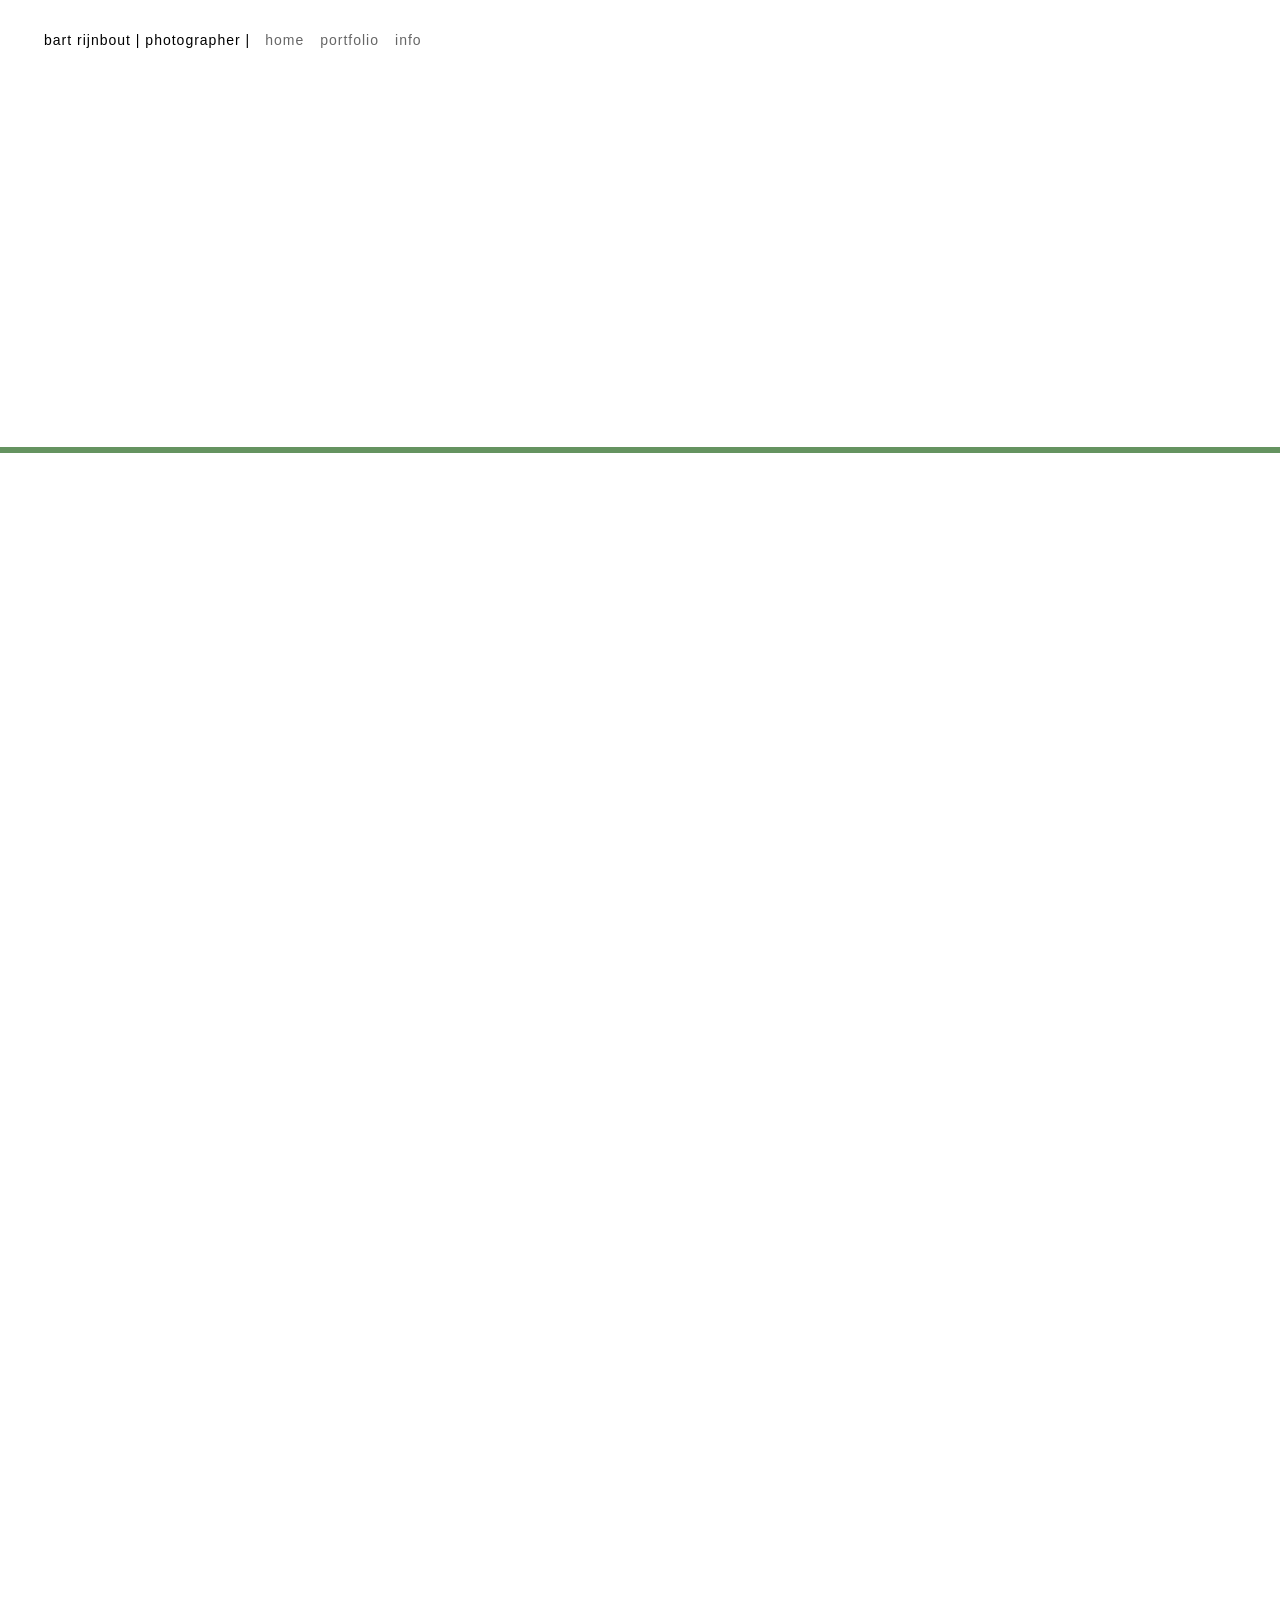
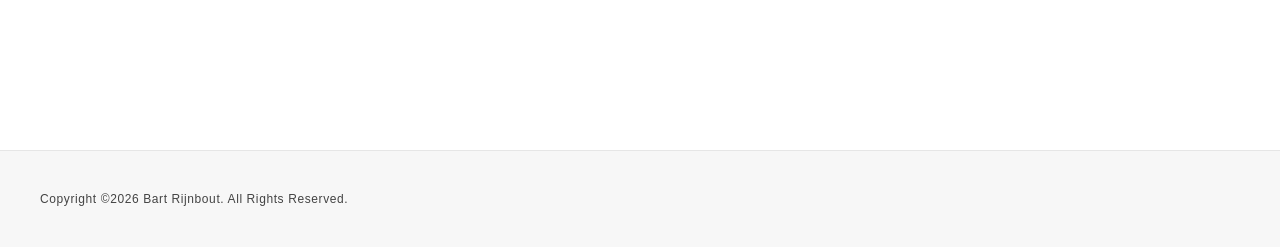
<file: portfolio-worldseries.html>
<!DOCTYPE html>
<html class="fullscreen_page sticky_menu">
<head>
<meta http-equiv="Content-Type" content="text/html; charset=UTF-8">
<meta name="viewport" content="width=device-width, initial-scale=1, maximum-scale=1">
<link rel="shortcut icon" href="img/favicon.ico" type="image/x-icon">
<title>Bart Rijnbout | Photographer | World Series</title>
<link rel="stylesheet" href="css/theme.css" type="text/css" media="all" />
<link rel="stylesheet" href="css/responsive.css" type="text/css" media="all" />
<link rel="stylesheet" href="css/custom.css" type="text/css" media="all" />
<script type="text/javascript" src="js/jquery.min.js"></script>
</head>
<body>
	<header class="main_header">
        <div class="header_wrapper">
        	<div class="logo_sect">
                	<div class="slogan">bart rijnbout | photographer |</div>
            </div>                       
            <div class="header_rp">
                <nav>
                    <div class="menu-main-menu-container">
                    	<ul id="menu-main-menu" class="menu">
                    	    <li class="menu-item-has-children">
                            	<a href="index.html"><span>Home</span></a>
                            </li>
							<!--
                        	<li class="menu-item-has-children">
                            	<a href="new.html"><span>New</span></a>
                            </li>
                            -->
                            <li class="menu-item-has-children">
                            	<a href="#"><span>Portfolio</span></a>
                                <ul class="sub-menu">
                                    <li><a href="portfolio-thessaloniki.html"><span>Thessaloniki</span></a></li>
                                    <li><a href="portfolio-worldseries.html"><span>World Series</span></a></li>
                                    <li><a href="portfolio-japaninsight.html"><span>Japan Insight</span></a></li>
                                    <li><a href="portfolio-theartofwar.html"><span>The Art of War</span></a></li>
                                    <li><a href="portfolio-local.html"><span>Local</span></a></li>
                                </ul>                            
                            </li>
                            <li class="menu-item-has-children">
                            	<a href="info.html""><span>Info</span></a>
                            </li>                        
                        </ul>
                    </div>
                </nav>            
			</div>
            <div class="clear"></div>
        </div>
    </header>
    
	<div class="blog_post_content">
    	<article class="contentarea sp_contentarea">
        	<div class="row">
            	<div class="span12 first-module module_number_1 module_cont pb20 module_text_area">
            		<div class="prev_next_links">
                    	<div class="fleft"><a href="portfolio-thessaloniki.html">Thessaloniki</a></div>
                        <div class="fright"><a href="portfolio-japaninsight.html">Japan Insight</a></div>
                    </div>

                	<div class="module_content">
                    	<h4 class="title">World Series</h4>
                        <!--<img src="images/worldseries/roma_quirinale_thumb.jpg" class="infothumbextra" alt="">-->
                        <p>It's true when they say that no one returns from a trip being the same as when as they departed. Travelling doesn't stop when you arrive 
                           back home. Everything you've seen and experienced will have it's place and sometimes it makes you see familiar things with fresh eyes.
                           In 'World Series' you'll find a small compilation of moments captured during various trips around the world.
                           Taste the espresso in Rome, let the rhythm of the Flamenco be your guide in Sevilla, meet a goddess on the Acropolis, 
                           catch a yellowcab in New York, fly with the brown pelicans in Aruba and finish with a good cigar in Cuba ...
                        </p>
                    </div>
      			</div><!-- .module_cont -->
         	</div>
    	</article>
	</div>

    <div class="fullscreen_block hided">
        <div class="fs_blog_module image-grid">
        	<div class="blogpost_preview_fw element stuff">
            	<div class="fw_preview_wrapper">
                    <div class="gallery_item_wrapper">
                        <a href="slides-worldseries.html#1">
                            <img src="images/worldseries/roma_carabinieri_view.jpg" alt="" class="fw_featured_image" width="550">
                            <div class="gallery_fadder"></div>
                        </a>
                    </div>
                </div>
            </div>
        	<div class="blogpost_preview_fw element stuff">
            	<div class="fw_preview_wrapper">
                    <div class="gallery_item_wrapper">
                        <a href="slides-worldseries.html#2">
                            <img src="images/worldseries/roma_quirinale_view.jpg" alt="" class="fw_featured_image" width="550">
                            <div class="gallery_fadder"></div>
                        </a>
                    </div>
                </div>
            </div>
        	<div class="blogpost_preview_fw element stuff">
            	<div class="fw_preview_wrapper">
                    <div class="gallery_item_wrapper">
                        <a href="slides-worldseries.html#3">
                            <img src="images/worldseries/roma_vespa_view.jpg" alt="" class="fw_featured_image" width="550">
                            <div class="gallery_fadder"></div>
                        </a>
                    </div>
                </div>
            </div>
        	<div class="blogpost_preview_fw element stuff">
            	<div class="fw_preview_wrapper">
                    <div class="gallery_item_wrapper">
                        <a href="slides-worldseries.html#4">
                            <img src="images/worldseries/roma_lunch_view.jpg" alt="" class="fw_featured_image" width="550">
                            <div class="gallery_fadder"></div>
                        </a>
                    </div>
                </div>
            </div>
        	<div class="blogpost_preview_fw element stuff">
            	<div class="fw_preview_wrapper">
                    <div class="gallery_item_wrapper">
                        <a href="slides-worldseries.html#5">
                            <img src="images/worldseries/svl_lamp_view.jpg" alt="" class="fw_featured_image" width="550">
                            <div class="gallery_fadder"></div>
                        </a>
                    </div>
                </div>
            </div>
        	<div class="blogpost_preview_fw element stuff">
            	<div class="fw_preview_wrapper">
                    <div class="gallery_item_wrapper">
                        <a href="slides-worldseries.html#6">
                            <img src="images/worldseries/svl_wall_view.jpg" alt="" class="fw_featured_image" width="550">
                            <div class="gallery_fadder"></div>
                        </a>
                    </div>
                </div>
            </div>
        	<div class="blogpost_preview_fw element stuff">
            	<div class="fw_preview_wrapper">
                    <div class="gallery_item_wrapper">
                        <a href="slides-worldseries.html#7">
                            <img src="images/worldseries/svl_alhambra_view.jpg" alt="" class="fw_featured_image" width="550">
                            <div class="gallery_fadder"></div>
                        </a>
                    </div>
                </div>
            </div>
            <div class="blogpost_preview_fw element stuff">
            	<div class="fw_preview_wrapper">
                    <div class="gallery_item_wrapper">
                        <a href="slides-worldseries.html#8">
                            <img src="images/worldseries/prt_lissabon_view.jpg" alt="" class="fw_featured_image" width="550">
                            <div class="gallery_fadder"></div>
                        </a>
                    </div>
                </div>
            </div>            
        	<div class="blogpost_preview_fw element stuff">
            	<div class="fw_preview_wrapper">
                    <div class="gallery_item_wrapper">
                        <a href="slides-worldseries.html#9">
                            <img src="images/worldseries/svl_flamenco_view.jpg" alt="" class="fw_featured_image" width="550">
                            <div class="gallery_fadder"></div>
                        </a>
                    </div>
                </div>
            </div>
        	<div class="blogpost_preview_fw element stuff">
            	<div class="fw_preview_wrapper">
                    <div class="gallery_item_wrapper">
                        <a href="slides-worldseries.html#10">
                            <img src="images/worldseries/svl_teresas_view.jpg" alt="" class="fw_featured_image" width="550">
                            <div class="gallery_fadder"></div>
                        </a>
                    </div>
                </div>
            </div>        	
        	<div class="blogpost_preview_fw element stuff">
            	<div class="fw_preview_wrapper">
                    <div class="gallery_item_wrapper">
                        <a href="slides-worldseries.html#11">
                            <img src="images/worldseries/skg_airplane_view.jpg" alt="" class="fw_featured_image" width="550">
                            <div class="gallery_fadder"></div>
                        </a>
                    </div>
                </div>
            </div>
        	<div class="blogpost_preview_fw element stuff">
            	<div class="fw_preview_wrapper">
                    <div class="gallery_item_wrapper">
                        <a href="slides-worldseries.html#12">
                            <img src="images/worldseries/kvl_view_view.jpg" alt="" class="fw_featured_image" width="550">
                            <div class="gallery_fadder"></div>
                        </a>
                    </div>
                </div>
            </div>
        	<div class="blogpost_preview_fw element stuff">
            	<div class="fw_preview_wrapper">
                    <div class="gallery_item_wrapper">
                        <a href="slides-worldseries.html#13">
                            <img src="images/worldseries/grc_kalonero_view.jpg" alt="" class="fw_featured_image" width="550">
                            <div class="gallery_fadder"></div>
                        </a>
                    </div>
                </div>
            </div>
        	<div class="blogpost_preview_fw element stuff">
            	<div class="fw_preview_wrapper">
                    <div class="gallery_item_wrapper">
                        <a href="slides-worldseries.html#14">
                            <img src="images/worldseries/grc_nafplio_view.jpg" alt="" class="fw_featured_image" width="550">
                            <div class="gallery_fadder"></div>
                        </a>
                    </div>
                </div>
            </div>
        	<div class="blogpost_preview_fw element stuff">
            	<div class="fw_preview_wrapper">
                    <div class="gallery_item_wrapper">
                        <a href="slides-worldseries.html#15">
                            <img src="images/worldseries/grc_akropolis_view.jpg" alt="" class="fw_featured_image" width="550">
                            <div class="gallery_fadder"></div>
                        </a>
                    </div>
                </div>
            </div>
        	<div class="blogpost_preview_fw element stuff">
            	<div class="fw_preview_wrapper">
                    <div class="gallery_item_wrapper">
                        <a href="slides-worldseries.html#16">
                            <img src="images/worldseries/grc_mykonos_view.jpg" alt="" class="fw_featured_image" width="550">
                            <div class="gallery_fadder"></div>
                        </a>
                    </div>
                </div>
            </div>
        	<div class="blogpost_preview_fw element stuff">
            	<div class="fw_preview_wrapper">
                    <div class="gallery_item_wrapper">
                        <a href="slides-worldseries.html#17">
                            <img src="images/worldseries/ny_baseball_view.jpg" alt="" class="fw_featured_image" width="550">
                            <div class="gallery_fadder"></div>
                        </a>
                    </div>
                </div>
            </div>
        	<div class="blogpost_preview_fw element stuff">
            	<div class="fw_preview_wrapper">
                    <div class="gallery_item_wrapper">
                        <a href="slides-worldseries.html#18">
                            <img src="images/worldseries/ny_traffic_wtc_view.jpg" alt="" class="fw_featured_image" width="550">
                            <div class="gallery_fadder"></div>
                        </a>
                    </div>
                </div>
            </div>
            <div class="blogpost_preview_fw element stuff">
            	<div class="fw_preview_wrapper">
                    <div class="gallery_item_wrapper">
                        <a href="slides-worldseries.html#19">
                            <img src="images/worldseries/ny_statenisland_ferry_view.jpg" alt="" class="fw_featured_image" width="550">
                            <div class="gallery_fadder"></div>
                        </a>
                    </div>
                </div>
            </div>
        	<div class="blogpost_preview_fw element stuff">
            	<div class="fw_preview_wrapper">
                    <div class="gallery_item_wrapper">
                        <a href="slides-worldseries.html#20">
                            <img src="images/worldseries/cuba_rain_view.jpg" alt="" class="fw_featured_image" width="550">
                            <div class="gallery_fadder"></div>
                        </a>
                    </div>
                </div>
            </div>
        	<div class="blogpost_preview_fw element stuff">
            	<div class="fw_preview_wrapper">
                    <div class="gallery_item_wrapper">
                        <a href="slides-worldseries.html#21">
                            <img src="images/worldseries/cuba_cigarman_view.jpg" alt="" class="fw_featured_image" width="550">
                            <div class="gallery_fadder"></div>
                        </a>
                    </div>
                </div>
            </div>
        	<div class="blogpost_preview_fw element stuff">
            	<div class="fw_preview_wrapper">
                    <div class="gallery_item_wrapper">
                        <a href="slides-worldseries.html#22">
                            <img src="images/worldseries/cuba_roadmaster_view.jpg" alt="" class="fw_featured_image" width="550">
                            <div class="gallery_fadder"></div>
                        </a>
                    </div>
                </div>
            </div>
        	<div class="blogpost_preview_fw element stuff">
            	<div class="fw_preview_wrapper">
                    <div class="gallery_item_wrapper">
                        <a href="slides-worldseries.html#23">
                            <img src="images/worldseries/cuba_wrak_view.jpg" alt="" class="fw_featured_image" width="550">
                            <div class="gallery_fadder"></div>
                        </a>
                    </div>
                </div>
            </div>
        	<div class="blogpost_preview_fw element stuff">
            	<div class="fw_preview_wrapper">
                    <div class="gallery_item_wrapper">
                        <a href="slides-worldseries.html#24">
                            <img src="images/worldseries/cuba_havana_view.jpg" alt="" class="fw_featured_image" width="550">
                            <div class="gallery_fadder"></div>
                        </a>
                    </div>
                </div>
            </div>
        	<div class="blogpost_preview_fw element stuff">
            	<div class="fw_preview_wrapper">
                    <div class="gallery_item_wrapper">
                        <a href="slides-worldseries.html#25">
                            <img src="images/worldseries/cuba_peptalk_view.jpg" alt="" class="fw_featured_image" width="550">
                            <div class="gallery_fadder"></div>
                        </a>
                    </div>
                </div>
            </div>
        	<div class="blogpost_preview_fw element stuff">
            	<div class="fw_preview_wrapper">
                    <div class="gallery_item_wrapper">
                        <a href="slides-worldseries.html#26">
                            <img src="images/worldseries/cuba_trinidad_view.jpg" alt="" class="fw_featured_image" width="550">
                            <div class="gallery_fadder"></div>
                        </a>
                    </div>
                </div>
            </div>
        	<div class="blogpost_preview_fw element stuff">
            	<div class="fw_preview_wrapper">
                    <div class="gallery_item_wrapper">
                        <a href="slides-worldseries.html#27">
                            <img src="images/worldseries/cuba_cigarwoman_view.jpg" alt="" class="fw_featured_image" width="550">
                            <div class="gallery_fadder"></div>
                        </a>
                    </div>
                </div>
            </div>
        	<div class="blogpost_preview_fw element stuff">
            	<div class="fw_preview_wrapper">
                    <div class="gallery_item_wrapper">
                        <a href="slides-worldseries.html#28">
                            <img src="images/worldseries/cuba_schoolclass_view.jpg" alt="" class="fw_featured_image" width="550">
                            <div class="gallery_fadder"></div>
                        </a>
                    </div>
                </div>
            </div>
        	<div class="blogpost_preview_fw element stuff">
            	<div class="fw_preview_wrapper">
                    <div class="gallery_item_wrapper">
                        <a href="slides-worldseries.html#29">
                            <img src="images/worldseries/cuba_ibrahim_view.jpg" alt="" class="fw_featured_image" width="550">
                            <div class="gallery_fadder"></div>
                        </a>
                    </div>
                </div>
            </div>
        	<div class="blogpost_preview_fw element stuff">
            	<div class="fw_preview_wrapper">
                    <div class="gallery_item_wrapper">
                        <a href="slides-worldseries.html#30">
                            <img src="images/worldseries/cuba_bicycle_view.jpg" alt="" class="fw_featured_image" width="550">
                            <div class="gallery_fadder"></div>
                        </a>
                    </div>
                </div>
            </div>
                    	<div class="blogpost_preview_fw element stuff">
            	<div class="fw_preview_wrapper">
                    <div class="gallery_item_wrapper">
                        <a href="slides-worldseries.html#31">
                            <img src="images/worldseries/aw_pelican_view.jpg" alt="" class="fw_featured_image" width="550">
                            <div class="gallery_fadder"></div>
                        </a>
                    </div>
                </div>
            </div>
        	<div class="blogpost_preview_fw element stuff">
            	<div class="fw_preview_wrapper">
                    <div class="gallery_item_wrapper">
                        <a href="slides-worldseries.html#32">
                            <img src="images/worldseries/aw_pelicanflight_view.jpg" alt="" class="fw_featured_image" width="550">
                            <div class="gallery_fadder"></div>
                        </a>
                    </div>
                </div>
            </div>

            
    	</div>                       
	</div>
   	<div class="preloader"></div>     
    <footer>
        <div class="footer_wrapper container">
            <div class="copyright">Copyright &copy;2026 Bart Rijnbout. All Rights Reserved.</div>
            <div class="clear"></div>
        </div>
    </footer> 
	<div class="content_bg"></div>
	<script type="text/javascript" src="js/jquery-ui.min.js"></script>    
    <script type="text/javascript" src="js/modules.js"></script>
	<script type="text/javascript" src="js/theme.js"></script>
    <script type="text/javascript" src="js/jquery.isotope.min.js"></script>
    <script type="text/javascript" src="js/sorting.js"></script>  
    <script type="text/javascript">
        jQuery(document).ready(function($){
			"use strict";
			setTimeout(function(){
                jQuery('.fullscreen_block').removeClass('hided');
			},2500);
			setTimeout("jQuery('.preloader').remove()", 2700);			
		});	
    </script>
    
	<!-- Default Statcounter code for bartrijnbout.nl
	https://www.bartrijnbout.nl -->
	<script type="text/javascript">
	var sc_project=11906197; 
	var sc_invisible=1; 
	var sc_security="b0a383f7"; 
	</script>
	<script type="text/javascript"
	src="https://www.statcounter.com/counter/counter.js"
	async></script>
	<noscript><div class="statcounter"><a title="Web Analytics
	Made Easy - StatCounter" href="https://statcounter.com/"
	target="_blank"><img class="statcounter"
	src="https://c.statcounter.com/11906197/0/b0a383f7/1/"
	alt="Web Analytics Made Easy -
	StatCounter"></a></div></noscript>
	<!-- End of Statcounter Code -->    
      
</body>
</html>
</file>
<file: css/theme.css>
/*version 1.0*/
/* Oyster HTML Template

[Table of contents]
1. Base theme Grid
2. Font Awesome
3. CSS for plugins and scripts
	3.1 Isotope
	3.2 Nivo
	3.3 Pretty Photo
4. Templates Gallery
	4.1 WhaterWheel
	4.2 FS Gallery
	4.3 Ribbon Gallery
5. Base CSS Classes
	5.1 Header
		5.1.1 Main Menu
		5.1.2 Sub-menu
	5.2 Content
	5.3 Footer
6. Modules
	6.1  Accordion & Toggles
	6.2  Icon Boxes
	6.3  Gallery
	6.4  Promo Text
	6.5  Message Box
	6.6  Custom Buttons
	6.7  Tabs
	6.8  Featured Items
	6.9  Team
	6.10 Testimonials
	6.11 Partners
	6.12 Price Tables
	6.13 Social Icons
	6.14 Diagram
	6.15 Before After
	6.16 Counter
	6.17 Contact Info
7. 404 Page
8. Password Protected
9. Typography
	9.1 Titles
	9.2 Highlighter
	9.3 Blockquote
	9.4 Dropcaps
	9.5 Dividers
10. Blog
11. Pager
12. Portfolio
13. Countdown
14. Stripe Template
15. Widgets and Sidebars
	15.1 Menus & Lists Widgets
	15.2 Mailchimnp Widget
	15.3 Widge Search
	15.4 Featured Posts Widget
	15.5 Calendar
	15.6 Flickr Widget
	15.7 Tag Cloud
16. Preloader
17. Transitions
18. Theme Unit
19. Custom Classes
20. WPML Language Selector
			
---------------------------------------*/
/* GRID */
body,
html {
    padding: 0;
    margin: 0;
    -moz-osx-font-smoothing: grayscale;
    -webkit-font-smoothing: antialiased
}

[class*=span] {
    float: left;
    min-height: 1px;
    margin-left: 20px
}

.container {
    /*width: 940px;*/
    margin: 0 0 0 45px;
}

.infothumb {
	float: left;
	margin: 10px 10px 0px 0px;
	width: 250px;
}

.container:after,
.container:before {
    display: table;
    line-height: 0;
    content: ""
}

.container:after {
    clear: both
}

.row {
    width: 100%
}

.row:after,
.row:before {
    display: table;
    line-height: 0;
    content: ""
}

.row:after {
    clear: both
}

.row [class*=span] {
    display: block;
    float: left;
    width: 100%;
    min-height: 30px;
    margin-left: 2.8571428571429%;
    -webkit-box-sizing: border-box;
    -moz-box-sizing: border-box;
    box-sizing: border-box
}

.row [class*=span]:first-child {
    margin-left: 0
}

.row .span12 {
    /* BRI: width: 100%;*/
    width: 96%;
    margin: auto;
}

.row .span11 {
    width: 91.428571428571%
}

.row .span10 {
    width: 82.857142857143%
}

.row .span9 {
    width: 74.285714285714%
}

.row .span8 {
    width: 65.714285714286%
}

.row .span7 {
    width: 57.142857142857%
}

.row .span6 {
    width: 48.571428571429%
}

.row .span5 {
    width: 40%
}

.row .span4 {
    width: 31.428571428571%
}

.row .span3 {
    width: 22.857142857143%
}

.row .span2 {
    width: 14.285714285714%
}

.row .span1 {
    width: 5.7142857142857%
}

.clearfix:after,
.clearfix:before {
    display: table;
    line-height: 0;
    content: ""
}

.clear,
.clearfix:after {
    clear: both
}

@media (min-width:1200px) {
    [class*=span] {
        float: left;
        min-height: 1px;
        margin-left: 50px
    }

    .container {
        width: 1170px
    }

    .gt3_boxed header .container {
        width: 1170px
    }

    .row {
        width: 100%
    }

    .row:after,
    .row:before {
        display: table;
        line-height: 0;
        content: ""
    }

    .row:after {
        clear: both
    }

    .row [class*=span] {
        display: block;
        float: left;
        width: 100%;
        min-height: 30px;
        margin-left: 4.273504273504273%;
        -webkit-box-sizing: border-box;
        -moz-box-sizing: border-box;
        box-sizing: border-box
    }

    .row [class*=span]:first-child {
        margin-left: 0
    }

    .row .span1 {
        width: 4.415954415954416%
    }

    .row .span2 {
        width: 13.105413105413106%
    }

    .row .span3 {
        width: 21.794871794871796%
    }

    .row .span4 {
        width: 30.484330484330485%
    }

    .row .span5 {
        width: 39.173789173789174%
    }

    .row .span6 {
        width: 47.863247863247864%
    }

    .row .span7 {
        width: 56.55270655270655%
    }

    .row .span8 {
        width: 65.24216524216524%
    }

    .row .span9 {
        width: 73.93162393162393%
    }

    .row .span10 {
        width: 82.62108262108262%
    }

    .row .span11 {
        width: 91.31054131054131%
    }

    .row .span12 {
        width: 100%;
        margin: auto;
    }
}

@media (min-width:768px) and (max-width:979px) {
    .container {
        width: 724px
    }

    .row {
        width: 100%
    }

    .row:after,
    .row:before {
        display: table;
        line-height: 0;
        content: ""
    }

    .row:after {
        clear: both
    }

    .row [class*=span] {
        display: block;
        float: left;
        width: 100%;
        min-height: 30px;
        margin-left: 2.7624309392265194%;
        -webkit-box-sizing: border-box;
        -moz-box-sizing: border-box;
        box-sizing: border-box
    }

    .row [class*=span]:first-child {
        margin-left: 0
    }

    .row .span12 {
        width: 100%;
        margin: auto;
    }

    .row .span11 {
        width: 91.43646408839778%
    }

    .row .span10 {
        width: 82.87292817679558%
    }

    .row .span9 {
        width: 74.30939226519337%
    }

    .row .span8 {
        width: 65.74585635359117%
    }

    .row .span7 {
        width: 57.18232044198895%
    }

    .row .span6 {
        width: 48.61878453038674%
    }

    .row .span5 {
        width: 40.05524861878453%
    }

    .row .span4 {
        width: 31.491712707182323%
    }

    .row .span3 {
        width: 22.92817679558011%
    }

    .row .span2 {
        width: 14.3646408839779%
    }

    .row .span1 {
        width: 5.801104972375691%
    }
}

@media (max-width:767px) {
    .container {
        width: auto;
    }

    .row {
        width: 100%;
        margin-left: 0
    }

    .row [class*=span],
    [class*=span] {
        display: block;
        float: none;
        width: 80%;
        margin-left: 0;
        -webkit-box-sizing: border-box;
        -moz-box-sizing: border-box;
        box-sizing: border-box
    }

    .row .span12,
    .span12 {
        /* BRI: width: 100%;*/
        width: 96%;
        -webkit-box-sizing: border-box;
        -moz-box-sizing: border-box;
        box-sizing: border-box
    }
}

ul {
    margin: 0;
    padding: 0;
}

li {
    list-style: none;
}

/* Font Awesome */
@font-face {
    font-family: 'FontAwesome';
    src: url('fa/fa.eot?v=3.2.1');
    src: url('fa/fa.eot?#iefix&v=3.2.1') format('embedded-opentype'), url('fa/fa.woff?v=3.2.1') format('woff'), url('fa/fa.ttf?v=3.2.1') format('truetype'), url('fa/fa.svg#fontawesomeregular?v=3.2.1') format('svg');
    font-weight: normal;
    font-style: normal;
}

[class^="icon-"],
[class*=" icon-"] {
    font-family: FontAwesome;
    font-weight: normal;
    font-style: normal;
    font-size: 12px;
    color: #000;
    text-decoration: inherit;
    -webkit-font-smoothing: antialiased;
    *margin-right: .3em;
}

[class^="icon-"]:before,
[class*=" icon-"]:before {
    text-decoration: inherit;
    display: inline-block;
    speak: none;
}

a [class^="icon-"],
a [class*=" icon-"] {
    display: inline;
}

[class^="icon-"],
[class*=" icon-"] {
    display: inline;
    width: auto;
    height: auto;
    line-height: normal;
    vertical-align: baseline;
    background-image: none;
    background-position: 0% 0%;
    background-repeat: repeat;
    margin-top: 0;
}

.icon-glass:before {
    content: "\f000"
}

.icon-music:before {
    content: "\f001"
}

.icon-search:before {
    content: "\f002"
}

.icon-envelope-o:before {
    content: "\f003"
}

.icon-heart:before {
    content: "\f004"
}

.icon-star:before {
    content: "\f005"
}

.icon-star-o:before {
    content: "\f006"
}

.icon-user:before {
    content: "\f007"
}

.icon-film:before {
    content: "\f008"
}

.icon-th-large:before {
    content: "\f009"
}

.icon-th:before {
    content: "\f00a"
}

.icon-th-list:before {
    content: "\f00b"
}

.icon-check:before {
    content: "\f00c"
}

.icon-times:before {
    content: "\f00d"
}

.icon-search-plus:before {
    content: "\f00e"
}

.icon-search-minus:before {
    content: "\f010"
}

.icon-power-off:before {
    content: "\f011"
}

.icon-signal:before {
    content: "\f012"
}

.icon-gear:before,
.icon-cog:before {
    content: "\f013"
}

.icon-trash-o:before {
    content: "\f014"
}

.icon-home:before {
    content: "\f015"
}

.icon-file-o:before {
    content: "\f016"
}

.icon-clock-o:before {
    content: "\f017"
}

.icon-road:before {
    content: "\f018"
}

.icon-download:before {
    content: "\f019"
}

.icon-arrow-circle-o-down:before {
    content: "\f01a"
}

.icon-arrow-circle-o-up:before {
    content: "\f01b"
}

.icon-inbox:before {
    content: "\f01c"
}

.icon-play-circle-o:before {
    content: "\f01d"
}

.icon-rotate-right:before,
.icon-repeat:before {
    content: "\f01e"
}

.icon-refresh:before {
    content: "\f021"
}

.icon-list-alt:before {
    content: "\f022"
}

.icon-lock:before {
    content: "\f023"
}

.icon-flag:before {
    content: "\f024"
}

.icon-headphones:before {
    content: "\f025"
}

.icon-volume-off:before {
    content: "\f026"
}

.icon-volume-down:before {
    content: "\f027"
}

.icon-volume-up:before {
    content: "\f028"
}

.icon-qrcode:before {
    content: "\f029"
}

.icon-barcode:before {
    content: "\f02a"
}

.icon-tag:before {
    content: "\f02b"
}

.icon-tags:before {
    content: "\f02c"
}

.icon-book:before {
    content: "\f02d"
}

.icon-bookmark:before {
    content: "\f02e"
}

.icon-print:before {
    content: "\f02f"
}

.icon-camera:before {
    content: "\f030"
}

.icon-font:before {
    content: "\f031"
}

.icon-bold:before {
    content: "\f032"
}

.icon-italic:before {
    content: "\f033"
}

.icon-text-height:before {
    content: "\f034"
}

.icon-text-width:before {
    content: "\f035"
}

.icon-align-left:before {
    content: "\f036"
}

.icon-align-center:before {
    content: "\f037"
}

.icon-align-right:before {
    content: "\f038"
}

.icon-align-justify:before {
    content: "\f039"
}

.icon-list:before {
    content: "\f03a"
}

.icon-dedent:before,
.icon-outdent:before {
    content: "\f03b"
}

.icon-indent:before {
    content: "\f03c"
}

.icon-video-camera:before {
    content: "\f03d"
}

.icon-photo:before,
.icon-image:before,
.icon-picture-o:before {
    content: "\f03e"
}

.icon-pencil:before {
    content: "\f040"
}

.icon-map-marker:before {
    content: "\f041"
}

.icon-adjust:before {
    content: "\f042"
}

.icon-tint:before {
    content: "\f043"
}

.icon-edit:before,
.icon-pencil-square-o:before {
    content: "\f044"
}

.icon-share-square-o:before {
    content: "\f045"
}

.icon-check-square-o:before {
    content: "\f046"
}

.icon-arrows:before {
    content: "\f047"
}

.icon-step-backward:before {
    content: "\f048"
}

.icon-fast-backward:before {
    content: "\f049"
}

.icon-backward:before {
    content: "\f04a"
}

.icon-play:before {
    content: "\f04b"
}

.icon-pause:before {
    content: "\f04c"
}

.icon-stop:before {
    content: "\f04d"
}

.icon-forward:before {
    content: "\f04e"
}

.icon-fast-forward:before {
    content: "\f050"
}

.icon-step-forward:before {
    content: "\f051"
}

.icon-eject:before {
    content: "\f052"
}

.icon-chevron-left:before {
    content: "\f053"
}

.icon-chevron-right:before {
    content: "\f054"
}

.icon-plus-circle:before {
    content: "\f055"
}

.icon-minus-circle:before {
    content: "\f056"
}

.icon-times-circle:before {
    content: "\f057"
}

.icon-check-circle:before {
    content: "\f058"
}

.icon-question-circle:before {
    content: "\f059"
}

.icon-info-circle:before {
    content: "\f05a"
}

.icon-crosshairs:before {
    content: "\f05b"
}

.icon-times-circle-o:before {
    content: "\f05c"
}

.icon-check-circle-o:before {
    content: "\f05d"
}

.icon-ban:before {
    content: "\f05e"
}

.icon-arrow-left:before {
    content: "\f060"
}

.icon-arrow-right:before {
    content: "\f061"
}

.icon-arrow-up:before {
    content: "\f062"
}

.icon-arrow-down:before {
    content: "\f063"
}

.icon-mail-forward:before,
.icon-share:before {
    content: "\f064"
}

.icon-expand:before {
    content: "\f065"
}

.icon-compress:before {
    content: "\f066"
}

.icon-plus:before {
    content: "\f067"
}

.icon-minus:before {
    content: "\f068"
}

.icon-asterisk:before {
    content: "\f069"
}

.icon-exclamation-circle:before {
    content: "\f06a"
}

.icon-gift:before {
    content: "\f06b"
}

.icon-leaf:before {
    content: "\f06c"
}

.icon-fire:before {
    content: "\f06d"
}

.icon-eye:before {
    content: "\f06e"
}

.icon-eye-slash:before {
    content: "\f070"
}

.icon-warning:before,
.icon-exclamation-triangle:before {
    content: "\f071"
}

.icon-plane:before {
    content: "\f072"
}

.icon-calendar:before {
    content: "\f073"
}

.icon-random:before {
    content: "\f074"
}

.icon-comment:before {
    content: "\f075"
}

.icon-magnet:before {
    content: "\f076"
}

.icon-chevron-up:before {
    content: "\f077"
}

.icon-chevron-down:before {
    content: "\f078"
}

.icon-retweet:before {
    content: "\f079"
}

.icon-shopping-cart:before {
    content: "\f07a"
}

.icon-folder:before {
    content: "\f07b"
}

.icon-folder-open:before {
    content: "\f07c"
}

.icon-arrows-v:before {
    content: "\f07d"
}

.icon-arrows-h:before {
    content: "\f07e"
}

.icon-bar-chart-o:before {
    content: "\f080"
}

.icon-twitter-square:before {
    content: "\f081"
}

.icon-facebook-square:before {
    content: "\f082"
}

.icon-camera-retro:before {
    content: "\f083"
}

.icon-key:before {
    content: "\f084"
}

.icon-gears:before,
.icon-cogs:before {
    content: "\f085"
}

.icon-comments:before {
    content: "\f086"
}

.icon-thumbs-o-up:before {
    content: "\f087"
}

.icon-thumbs-o-down:before {
    content: "\f088"
}

.icon-star-half:before {
    content: "\f089"
}

.icon-heart-o:before {
    content: "\f08a"
}

.icon-sign-out:before {
    content: "\f08b"
}

.icon-linkedin-square:before {
    content: "\f08c"
}

.icon-thumb-tack:before {
    content: "\f08d"
}

.icon-external-link:before {
    content: "\f08e"
}

.icon-sign-in:before {
    content: "\f090"
}

.icon-trophy:before {
    content: "\f091"
}

.icon-github-square:before {
    content: "\f092"
}

.icon-upload:before {
    content: "\f093"
}

.icon-lemon-o:before {
    content: "\f094"
}

.icon-phone:before {
    content: "\f095"
}

.icon-square-o:before {
    content: "\f096"
}

.icon-bookmark-o:before {
    content: "\f097"
}

.icon-phone-square:before {
    content: "\f098"
}

.icon-twitter:before {
    content: "\f099"
}

.icon-facebook:before {
    content: "\f09a"
}

.icon-github:before {
    content: "\f09b"
}

.icon-unlock:before {
    content: "\f09c"
}

.icon-credit-card:before {
    content: "\f09d"
}

.icon-rss:before {
    content: "\f09e"
}

.icon-hdd-o:before {
    content: "\f0a0"
}

.icon-bullhorn:before {
    content: "\f0a1"
}

.icon-bell:before {
    content: "\f0f3"
}

.icon-certificate:before {
    content: "\f0a3"
}

.icon-hand-o-right:before {
    content: "\f0a4"
}

.icon-hand-o-left:before {
    content: "\f0a5"
}

.icon-hand-o-up:before {
    content: "\f0a6"
}

.icon-hand-o-down:before {
    content: "\f0a7"
}

.icon-arrow-circle-left:before {
    content: "\f0a8"
}

.icon-arrow-circle-right:before {
    content: "\f0a9"
}

.icon-arrow-circle-up:before {
    content: "\f0aa"
}

.icon-arrow-circle-down:before {
    content: "\f0ab"
}

.icon-globe:before {
    content: "\f0ac"
}

.icon-wrench:before {
    content: "\f0ad"
}

.icon-tasks:before {
    content: "\f0ae"
}

.icon-filter:before {
    content: "\f0b0"
}

.icon-briefcase:before {
    content: "\f0b1"
}

.icon-arrows-alt:before {
    content: "\f0b2"
}

.icon-group:before,
.icon-users:before {
    content: "\f0c0"
}

.icon-chain:before,
.icon-link:before {
    content: "\f0c1"
}

.icon-cloud:before {
    content: "\f0c2"
}

.icon-flask:before {
    content: "\f0c3"
}

.icon-cut:before,
.icon-scissors:before {
    content: "\f0c4"
}

.icon-copy:before,
.icon-files-o:before {
    content: "\f0c5"
}

.icon-paperclip:before {
    content: "\f0c6"
}

.icon-save:before,
.icon-floppy-o:before {
    content: "\f0c7"
}

.icon-square:before {
    content: "\f0c8"
}

.icon-navicon:before,
.icon-reorder:before,
.icon-bars:before {
    content: "\f0c9"
}

.icon-list-ul:before {
    content: "\f0ca"
}

.icon-list-ol:before {
    content: "\f0cb"
}

.icon-strikethrough:before {
    content: "\f0cc"
}

.icon-underline:before {
    content: "\f0cd"
}

.icon-table:before {
    content: "\f0ce"
}

.icon-magic:before {
    content: "\f0d0"
}

.icon-truck:before {
    content: "\f0d1"
}

.icon-pinterest:before {
    content: "\f0d2"
}

.icon-pinterest-square:before {
    content: "\f0d3"
}

.icon-google-plus-square:before {
    content: "\f0d4"
}

.icon-google-plus:before {
    content: "\f0d5"
}

.icon-money:before {
    content: "\f0d6"
}

.icon-caret-down:before {
    content: "\f0d7"
}

.icon-caret-up:before {
    content: "\f0d8"
}

.icon-caret-left:before {
    content: "\f0d9"
}

.icon-caret-right:before {
    content: "\f0da"
}

.icon-columns:before {
    content: "\f0db"
}

.icon-unsorted:before,
.icon-sort:before {
    content: "\f0dc"
}

.icon-sort-down:before,
.icon-sort-desc:before {
    content: "\f0dd"
}

.icon-sort-up:before,
.icon-sort-asc:before {
    content: "\f0de"
}

.icon-envelope:before {
    content: "\f0e0"
}

.icon-linkedin:before {
    content: "\f0e1"
}

.icon-rotate-left:before,
.icon-undo:before {
    content: "\f0e2"
}

.icon-legal:before,
.icon-gavel:before {
    content: "\f0e3"
}

.icon-dashboard:before,
.icon-tachometer:before {
    content: "\f0e4"
}

.icon-comment-o:before {
    content: "\f0e5"
}

.icon-comments-o:before {
    content: "\f0e6"
}

.icon-flash:before,
.icon-bolt:before {
    content: "\f0e7"
}

.icon-sitemap:before {
    content: "\f0e8"
}

.icon-umbrella:before {
    content: "\f0e9"
}

.icon-paste:before,
.icon-clipboard:before {
    content: "\f0ea"
}

.icon-lightbulb-o:before {
    content: "\f0eb"
}

.icon-exchange:before {
    content: "\f0ec"
}

.icon-cloud-download:before {
    content: "\f0ed"
}

.icon-cloud-upload:before {
    content: "\f0ee"
}

.icon-user-md:before {
    content: "\f0f0"
}

.icon-stethoscope:before {
    content: "\f0f1"
}

.icon-suitcase:before {
    content: "\f0f2"
}

.icon-bell-o:before {
    content: "\f0a2"
}

.icon-coffee:before {
    content: "\f0f4"
}

.icon-cutlery:before {
    content: "\f0f5"
}

.icon-file-text-o:before {
    content: "\f0f6"
}

.icon-building-o:before {
    content: "\f0f7"
}

.icon-hospital-o:before {
    content: "\f0f8"
}

.icon-ambulance:before {
    content: "\f0f9"
}

.icon-medkit:before {
    content: "\f0fa"
}

.icon-fighter-jet:before {
    content: "\f0fb"
}

.icon-beer:before {
    content: "\f0fc"
}

.icon-h-square:before {
    content: "\f0fd"
}

.icon-plus-square:before {
    content: "\f0fe"
}

.icon-angle-double-left:before {
    content: "\f100"
}

.icon-angle-double-right:before {
    content: "\f101"
}

.icon-angle-double-up:before {
    content: "\f102"
}

.icon-angle-double-down:before {
    content: "\f103"
}

.icon-angle-left:before {
    content: "\f104"
}

.icon-angle-right:before {
    content: "\f105"
}

.icon-angle-up:before {
    content: "\f106"
}

.icon-angle-down:before {
    content: "\f107"
}

.icon-desktop:before {
    content: "\f108"
}

.icon-laptop:before {
    content: "\f109"
}

.icon-tablet:before {
    content: "\f10a"
}

.icon-mobile-phone:before,
.icon-mobile:before {
    content: "\f10b"
}

.icon-circle-o:before {
    content: "\f10c"
}

.icon-quote-left:before {
    content: "\f10d"
}

.icon-quote-right:before {
    content: "\f10e"
}

.icon-spinner:before {
    content: "\f110"
}

.icon-circle:before {
    content: "\f111"
}

.icon-mail-reply:before,
.icon-reply:before {
    content: "\f112"
}

.icon-github-alt:before {
    content: "\f113"
}

.icon-folder-o:before {
    content: "\f114"
}

.icon-folder-open-o:before {
    content: "\f115"
}

.icon-smile-o:before {
    content: "\f118"
}

.icon-frown-o:before {
    content: "\f119"
}

.icon-meh-o:before {
    content: "\f11a"
}

.icon-gamepad:before {
    content: "\f11b"
}

.icon-keyboard-o:before {
    content: "\f11c"
}

.icon-flag-o:before {
    content: "\f11d"
}

.icon-flag-checkered:before {
    content: "\f11e"
}

.icon-terminal:before {
    content: "\f120"
}

.icon-code:before {
    content: "\f121"
}

.icon-mail-reply-all:before,
.icon-reply-all:before {
    content: "\f122"
}

.icon-star-half-empty:before,
.icon-star-half-full:before,
.icon-star-half-o:before {
    content: "\f123"
}

.icon-location-arrow:before {
    content: "\f124"
}

.icon-crop:before {
    content: "\f125"
}

.icon-code-fork:before {
    content: "\f126"
}

.icon-unlink:before,
.icon-chain-broken:before {
    content: "\f127"
}

.icon-question:before {
    content: "\f128"
}

.icon-info:before {
    content: "\f129"
}

.icon-exclamation:before {
    content: "\f12a"
}

.icon-superscript:before {
    content: "\f12b"
}

.icon-subscript:before {
    content: "\f12c"
}

.icon-eraser:before {
    content: "\f12d"
}

.icon-puzzle-piece:before {
    content: "\f12e"
}

.icon-microphone:before {
    content: "\f130"
}

.icon-microphone-slash:before {
    content: "\f131"
}

.icon-shield:before {
    content: "\f132"
}

.icon-calendar-o:before {
    content: "\f133"
}

.icon-fire-extinguisher:before {
    content: "\f134"
}

.icon-rocket:before {
    content: "\f135"
}

.icon-maxcdn:before {
    content: "\f136"
}

.icon-chevron-circle-left:before {
    content: "\f137"
}

.icon-chevron-circle-right:before {
    content: "\f138"
}

.icon-chevron-circle-up:before {
    content: "\f139"
}

.icon-chevron-circle-down:before {
    content: "\f13a"
}

.icon-html5:before {
    content: "\f13b"
}

.icon-css3:before {
    content: "\f13c"
}

.icon-anchor:before {
    content: "\f13d"
}

.icon-unlock-alt:before {
    content: "\f13e"
}

.icon-bullseye:before {
    content: "\f140"
}

.icon-ellipsis-h:before {
    content: "\f141"
}

.icon-ellipsis-v:before {
    content: "\f142"
}

.icon-rss-square:before {
    content: "\f143"
}

.icon-play-circle:before {
    content: "\f144"
}

.icon-ticket:before {
    content: "\f145"
}

.icon-minus-square:before {
    content: "\f146"
}

.icon-minus-square-o:before {
    content: "\f147"
}

.icon-level-up:before {
    content: "\f148"
}

.icon-level-down:before {
    content: "\f149"
}

.icon-check-square:before {
    content: "\f14a"
}

.icon-pencil-square:before {
    content: "\f14b"
}

.icon-external-link-square:before {
    content: "\f14c"
}

.icon-share-square:before {
    content: "\f14d"
}

.icon-compass:before {
    content: "\f14e"
}

.icon-toggle-down:before,
.icon-caret-square-o-down:before {
    content: "\f150"
}

.icon-toggle-up:before,
.icon-caret-square-o-up:before {
    content: "\f151"
}

.icon-toggle-right:before,
.icon-caret-square-o-right:before {
    content: "\f152"
}

.icon-euro:before,
.icon-eur:before {
    content: "\f153"
}

.icon-gbp:before {
    content: "\f154"
}

.icon-dollar:before,
.icon-usd:before {
    content: "\f155"
}

.icon-rupee:before,
.icon-inr:before {
    content: "\f156"
}

.icon-cny:before,
.icon-rmb:before,
.icon-yen:before,
.icon-jpy:before {
    content: "\f157"
}

.icon-ruble:before,
.icon-rouble:before,
.icon-rub:before {
    content: "\f158"
}

.icon-won:before,
.icon-krw:before {
    content: "\f159"
}

.icon-bitcoin:before,
.icon-btc:before {
    content: "\f15a"
}

.icon-file:before {
    content: "\f15b"
}

.icon-file-text:before {
    content: "\f15c"
}

.icon-sort-alpha-asc:before {
    content: "\f15d"
}

.icon-sort-alpha-desc:before {
    content: "\f15e"
}

.icon-sort-amount-asc:before {
    content: "\f160"
}

.icon-sort-amount-desc:before {
    content: "\f161"
}

.icon-sort-numeric-asc:before {
    content: "\f162"
}

.icon-sort-numeric-desc:before {
    content: "\f163"
}

.icon-thumbs-up:before {
    content: "\f164"
}

.icon-thumbs-down:before {
    content: "\f165"
}

.icon-youtube-square:before {
    content: "\f166"
}

.icon-youtube:before {
    content: "\f167"
}

.icon-xing:before {
    content: "\f168"
}

.icon-xing-square:before {
    content: "\f169"
}

.icon-youtube-play:before {
    content: "\f16a"
}

.icon-dropbox:before {
    content: "\f16b"
}

.icon-stack-overflow:before {
    content: "\f16c"
}

.icon-instagram:before {
    content: "\f16d"
}

.icon-flickr:before {
    content: "\f16e"
}

.icon-adn:before {
    content: "\f170"
}

.icon-bitbucket:before {
    content: "\f171"
}

.icon-bitbucket-square:before {
    content: "\f172"
}

.icon-tumblr:before {
    content: "\f173"
}

.icon-tumblr-square:before {
    content: "\f174"
}

.icon-long-arrow-down:before {
    content: "\f175"
}

.icon-long-arrow-up:before {
    content: "\f176"
}

.icon-long-arrow-left:before {
    content: "\f177"
}

.icon-long-arrow-right:before {
    content: "\f178"
}

.icon-apple:before {
    content: "\f179"
}

.icon-windows:before {
    content: "\f17a"
}

.icon-android:before {
    content: "\f17b"
}

.icon-linux:before {
    content: "\f17c"
}

.icon-dribbble:before {
    content: "\f17d"
}

.icon-skype:before {
    content: "\f17e"
}

.icon-foursquare:before {
    content: "\f180"
}

.icon-trello:before {
    content: "\f181"
}

.icon-female:before {
    content: "\f182"
}

.icon-male:before {
    content: "\f183"
}

.icon-gittip:before {
    content: "\f184"
}

.icon-sun-o:before {
    content: "\f185"
}

.icon-moon-o:before {
    content: "\f186"
}

.icon-archive:before {
    content: "\f187"
}

.icon-bug:before {
    content: "\f188"
}

.icon-vk:before {
    content: "\f189"
}

.icon-weibo:before {
    content: "\f18a"
}

.icon-renren:before {
    content: "\f18b"
}

.icon-pagelines:before {
    content: "\f18c"
}

.icon-stack-exchange:before {
    content: "\f18d"
}

.icon-arrow-circle-o-right:before {
    content: "\f18e"
}

.icon-arrow-circle-o-left:before {
    content: "\f190"
}

.icon-toggle-left:before,
.icon-caret-square-o-left:before {
    content: "\f191"
}

.icon-dot-circle-o:before {
    content: "\f192"
}

.icon-wheelchair:before {
    content: "\f193"
}

.icon-vimeo-square:before {
    content: "\f194"
}

.icon-turkish-lira:before,
.icon-try:before {
    content: "\f195"
}

.icon-plus-square-o:before {
    content: "\f196"
}

.icon-space-shuttle:before {
    content: "\f197"
}

.icon-slack:before {
    content: "\f198"
}

.icon-envelope-square:before {
    content: "\f199"
}

.icon-wordpress:before {
    content: "\f19a"
}

.icon-openid:before {
    content: "\f19b"
}

.icon-institution:before,
.icon-bank:before,
.icon-university:before {
    content: "\f19c"
}

.icon-mortar-board:before,
.icon-graduation-cap:before {
    content: "\f19d"
}

.icon-yahoo:before {
    content: "\f19e"
}

.icon-google:before {
    content: "\f1a0"
}

.icon-reddit:before {
    content: "\f1a1"
}

.icon-reddit-square:before {
    content: "\f1a2"
}

.icon-stumbleupon-circle:before {
    content: "\f1a3"
}

.icon-stumbleupon:before {
    content: "\f1a4"
}

.icon-delicious:before {
    content: "\f1a5"
}

.icon-digg:before {
    content: "\f1a6"
}

.icon-pied-piper-square:before,
.icon-pied-piper:before {
    content: "\f1a7"
}

.icon-pied-piper-alt:before {
    content: "\f1a8"
}

.icon-drupal:before {
    content: "\f1a9"
}

.icon-joomla:before {
    content: "\f1aa"
}

.icon-language:before {
    content: "\f1ab"
}

.icon-fax:before {
    content: "\f1ac"
}

.icon-building:before {
    content: "\f1ad"
}

.icon-child:before {
    content: "\f1ae"
}

.icon-paw:before {
    content: "\f1b0"
}

.icon-spoon:before {
    content: "\f1b1"
}

.icon-cube:before {
    content: "\f1b2"
}

.icon-cubes:before {
    content: "\f1b3"
}

.icon-behance:before {
    content: "\f1b4"
}

.icon-behance-square:before {
    content: "\f1b5"
}

.icon-steam:before {
    content: "\f1b6"
}

.icon-steam-square:before {
    content: "\f1b7"
}

.icon-recycle:before {
    content: "\f1b8"
}

.icon-automobile:before,
.icon-car:before {
    content: "\f1b9"
}

.icon-cab:before,
.icon-taxi:before {
    content: "\f1ba"
}

.icon-tree:before {
    content: "\f1bb"
}

.icon-spotify:before {
    content: "\f1bc"
}

.icon-deviantart:before {
    content: "\f1bd"
}

.icon-soundcloud:before {
    content: "\f1be"
}

.icon-database:before {
    content: "\f1c0"
}

.icon-file-pdf-o:before {
    content: "\f1c1"
}

.icon-file-word-o:before {
    content: "\f1c2"
}

.icon-file-excel-o:before {
    content: "\f1c3"
}

.icon-file-powerpoint-o:before {
    content: "\f1c4"
}

.icon-file-photo-o:before,
.icon-file-picture-o:before,
.icon-file-image-o:before {
    content: "\f1c5"
}

.icon-file-zip-o:before,
.icon-file-archive-o:before {
    content: "\f1c6"
}

.icon-file-sound-o:before,
.icon-file-audio-o:before {
    content: "\f1c7"
}

.icon-file-movie-o:before,
.icon-file-video-o:before {
    content: "\f1c8"
}

.icon-file-code-o:before {
    content: "\f1c9"
}

.icon-vine:before {
    content: "\f1ca"
}

.icon-codepen:before {
    content: "\f1cb"
}

.icon-jsfiddle:before {
    content: "\f1cc"
}

.icon-life-bouy:before,
.icon-life-saver:before,
.icon-support:before,
.icon-life-ring:before {
    content: "\f1cd"
}

.icon-circle-o-notch:before {
    content: "\f1ce"
}

.icon-ra:before,
.icon-rebel:before {
    content: "\f1d0"
}

.icon-ge:before,
.icon-empire:before {
    content: "\f1d1"
}

.icon-git-square:before {
    content: "\f1d2"
}

.icon-git:before {
    content: "\f1d3"
}

.icon-hacker-news:before {
    content: "\f1d4"
}

.icon-tencent-weibo:before {
    content: "\f1d5"
}

.icon-qq:before {
    content: "\f1d6"
}

.icon-wechat:before,
.icon-weixin:before {
    content: "\f1d7"
}

.icon-send:before,
.icon-paper-plane:before {
    content: "\f1d8"
}

.icon-send-o:before,
.icon-paper-plane-o:before {
    content: "\f1d9"
}

.icon-history:before {
    content: "\f1da"
}

.icon-circle-thin:before {
    content: "\f1db"
}

.icon-header:before {
    content: "\f1dc"
}

.icon-paragraph:before {
    content: "\f1dd"
}

.icon-sliders:before {
    content: "\f1de"
}

.icon-share-alt:before {
    content: "\f1e0"
}

.icon-share-alt-square:before {
    content: "\f1e1"
}

.icon-bomb:before {
    content: "\f1e2"
}

/**** Isotope Filtering ****/
.isotope-item {
    z-index: 2;
}

.isotope-hidden.isotope-item {
    pointer-events: none;
    z-index: 1;
}

/**** Isotope CSS3 transitions ****/

.isotope,
.isotope .isotope-item {
    -webkit-transition-duration: 0.8s;
    -moz-transition-duration: 0.8s;
    transition-duration: 0.8s;
}

.isotope {
    -webkit-transition-property: height, width;
    -moz-transition-property: height, width;
    transition-property: height, width;
}

.isotope .isotope-item {
    -webkit-transition-property: -webkit-transform, opacity;
    -moz-transition-property: -moz-transform, opacity;
    transition-property: transform, opacity;
}

/**** disabling Isotope CSS3 transitions ****/

.isotope.no-transition,
.isotope.no-transition .isotope-item,
.isotope .isotope-item.no-transition {
    -webkit-transition-duration: 0s;
    -moz-transition-duration: 0s;
    transition-duration: 0s;
}

/* End: Recommended Isotope styles */

/* disable CSS transitions for containers with infinite scrolling*/
.isotope.infinite-scrolling {
    -webkit-transition: none;
    -moz-transition: none;
    transition: none;
}

.load_more_works {
    display: block;
    text-transform: uppercase;
    font-weight: 900 !important;
    font-size: 13px;
    line-height: 29px;
    padding: 9px 0 11px 0;
    text-align: center;
    margin: 0 20px 20px 0;
}

.load_more_works i {
    margin-right: 10px;
}

.load_more_works.fw_load_works {
    border: none !important;
    margin: 0 !important;
}

/* Nivo */
.nivoSlider {
    position: relative;
    width: 100%;
    height: auto;
    overflow: hidden
}

.nivoSlider img {
    position: absolute;
    top: 0;
    left: 0;
    max-width: none
}

.nivo-main-image {
    display: block !important;
    position: relative !important;
    width: 100% !important
}

.nivoSlider a.nivo-imageLink {
    position: absolute;
    top: 0;
    left: 0;
    width: 100%;
    height: 100%;
    border: 0;
    padding: 0;
    margin: 0;
    z-index: 6;
    display: none
}

.nivo-slice {
    display: block;
    position: absolute;
    z-index: 5;
    height: 100%;
    top: 0
}

.nivoSlider img {
    border-radius: 0
}

.wrapped_video.blog_post_image iframe {
    border-radius: 0;
    overflow: hidden
}

.nivo-box {
    display: block;
    position: absolute;
    z-index: 5;
    overflow: hidden
}

.nivo-box img {
    display: block
}

.nivo-caption {
    position: absolute;
    left: 0;
    bottom: 0;
    background: #000;
    color: #fff;
    width: 100%;
    z-index: 8;
    padding: 5px 10px;
    opacity: .8;
    overflow: hidden;
    display: none;
    box-sizing: border-box
}

.nivo-caption p {
    padding: 5px;
    margin: 0
}

.nivo-caption a {
    display: inline !important
}

.nivo-html-caption {
    display: none
}

.nivo-controlNav {
    text-align: center
}

.nivo-controlNav a {
    cursor: pointer
}

.nivo-controlNav {
    display: block !important;
    position: absolute;
    bottom: 20px;
    left: 0;
    width: 100%;
    text-align: center;
    z-index: 99;
}

.nivo-controlNav a {
    text-indent: -10000px !important;
    overflow: hidden;
    display: inline-block;
    width: 10px;
    height: 10px;
    background: #ffffff;
    border-radius: 100%;
    opacity: 0.5;
    margin: 0 4px;
}

.nivo-controlNav {
    bottom: 7px;
    right: 15px;
    left: auto;
    text-align: right;
}

.nivo-controlNav a {
    margin: 0 0 0 9px;
    width: 7px;
    height: 7px;
    font-size: 0;
    line-height: 0;
}

.oneImage .nivo-controlNav {
    display: none !important;
}

/* CustomCSS */
/* Direction nav styles (e.g. Next & Prev) */

/* BRI: toegevoegd voor kleine foto in tekstinfo */
.infothumbextra {
    float: left;
    margin: 7px 10px 0px 0px;
    width: 109px;
}

.thumbsimg {
    position: relative;
    top: 3px;
}

.tparrows,
.nivo-prevNav,
.nivo-nextNav {
    width: 30px !important;
    height: 58px !important;
    position: absolute !important;
    top: 50% !important;
    right: auto !important;
    bottom: auto !important;
    margin: -29px 0 0 0 !important;
    cursor: pointer !important;
    background: none !important;
}

.nivo-prevNav:hover,
.nivo-nextNav:hover {
    opacity: 0.5 !important;
}

.nivo-prevNav {
    display: none;
}

.nivo-nextNav {
    display: none;
}

.nivo-prevNav:before,
.nivo-nextNav:before {
    display: none;
}

.nivo-prevNav,
.nivo-nextNav {
    z-index: 99;
    overflow: hidden;
    text-indent: -999px;
    opacity: 0;
}

.slider-wrapper:hover .nivo-prevNav,
.slider-wrapper:hover .nivo-nextNav {
    opacity: 0.999;
}

.nivo-prevNav {
    left: 50px !important;
    right: auto !important;
}

.nivo-nextNav {
    right: 50px !important;
    left: auto !important;
}

.slider-wrapper {
    min-height: 20px;
}

.slider-wrapper {
    position: relative;
}

.nivo-controlNav a.active {
    opacity: 1;
}

.oneImage .nivo-directionNav a,
.oneImage .nivo-directionNav a:before {
    display: none !important;
}

/* Pretty Photo */
div.pp_default .pp_top,
div.pp_default .pp_top .pp_middle,
div.pp_default .pp_top .pp_left,
div.pp_default .pp_top .pp_right,
div.pp_default .pp_bottom,
div.pp_default .pp_bottom .pp_left,
div.pp_default .pp_bottom .pp_middle,
div.pp_default .pp_bottom .pp_right {
    height: 13px
}

div.pp_default .pp_top .pp_left {
    background: url(../img/prettyPhoto/default/sprite.png) -78px -93px no-repeat
}

div.pp_default .pp_top .pp_middle {
    background: url(../img/prettyPhoto/default/sprite_x.png) top left repeat-x
}

div.pp_default .pp_top .pp_right {
    background: url(../img/prettyPhoto/default/sprite.png) -112px -93px no-repeat
}

div.pp_default .pp_content .ppt {
    color: #f8f8f8
}

div.pp_default .pp_content_container .pp_left {
    padding-left: 13px
}

div.pp_default .pp_content_container .pp_right {
    padding-right: 13px
}

div.pp_default .pp_next:hover {
    background: url(../img/prettyPhoto/default/sprite_next.png) center right no-repeat;
    cursor: url(images/folio/right.png), url(w-resize), auto;
}

div.pp_default .pp_previous:hover {
    background: url(../img/prettyPhoto/default/sprite_prev.png) center left no-repeat;
    cursor: url(images/folio/left.png), url(w-resize), auto;
}

div.pp_default .pp_expand {
    background: url(../img/prettyPhoto/default/sprite.png) 0 -29px no-repeat;
    display: none !important;
    cursor: pointer;
    height: 28px;
    width: 28px
}

div.pp_default .pp_expand:hover {
    background: url(../img/prettyPhoto/default/sprite.png) 0 -56px no-repeat;
    cursor: pointer
}

div.pp_default .pp_contract {
    background: url(../img/prettyPhoto/default/sprite.png) 0 -84px no-repeat;
    cursor: pointer;
    height: 28px;
    width: 28px
}

div.pp_default .pp_contract:hover {
    background: url(../img/prettyPhoto/default/sprite.png) 0 -113px no-repeat;
    cursor: pointer
}

div.pp_default .pp_close {
    background: url(../img/prettyPhoto/default/sprite.png) 2px 1px no-repeat;
    cursor: pointer;
    height: 30px;
    width: 30px
}

div.pp_default .pp_gallery ul li a {
    background: url(../img/prettyPhoto/default/default_thumb.png) center center #f8f8f8;
    border: 1px solid #aaa
}

div.pp_default .pp_gallery ul li:before {
    display: none;
}

div.pp_default .pp_social {
    margin-top: 7px
}

div.pp_default .pp_gallery a.pp_arrow_previous,
div.pp_default .pp_gallery a.pp_arrow_next {
    display: none !important;
    left: auto;
    position: static
}

div.pp_default .pp_nav .pp_play,
div.pp_default .pp_nav .pp_pause {
    background: url(../img/prettyPhoto/default/sprite.png) -51px 1px no-repeat;
    height: 30px;
    width: 30px
}

div.pp_default .pp_nav .pp_pause {
    background-position: -51px -29px
}

div.pp_default a.pp_arrow_previous,
div.pp_default a.pp_arrow_next {
    background: url(../img/prettyPhoto/default/sprite.png) -31px -3px no-repeat;
    height: 20px;
    margin: 4px 0 0;
    width: 20px
}

div.pp_default a.pp_arrow_next {
    background-position: -82px -3px;
    left: 52px
}

div.pp_default .pp_content_container .pp_details {
    margin-top: 5px
}

div.pp_default .pp_nav {
    display: block !important;
    clear: none;
    height: 30px;
    position: relative;
    width: 110px;
    left: 40px
}

div.pp_default .pp_nav .currentTextHolder {
    color: #999;
    font-family: 'Montserrat', sans-serif;
    font-size: 11px;
    font-style: italic;
    left: 36px;
    line-height: 25px;
    margin: 0;
    padding: 0 0 0 10px;
    position: absolute;
    top: 2px
}

div.pp_default .pp_close:hover,
div.pp_default .pp_nav .pp_play:hover,
div.pp_default .pp_nav .pp_pause:hover,
div.pp_default .pp_arrow_next:hover,
div.pp_default .pp_arrow_previous:hover {
    opacity: 0.7
}

div.pp_default .pp_description {
    font-size: 11px;
    line-height: 14px;
    margin: 5px 50px 5px 0;
}

div.pp_default .pp_bottom .pp_left {
    background: url(../img/prettyPhoto/default/sprite.png) -78px -127px no-repeat
}

div.pp_default .pp_bottom .pp_middle {
    background: url(../img/prettyPhoto/default/sprite_x.png) bottom left repeat-x
}

div.pp_default .pp_bottom .pp_right {
    background: url(../img/prettyPhoto/default/sprite.png) -112px -127px no-repeat
}

div.pp_default .pp_loaderIcon {
    background: url(../img/prettyPhoto/default/loader.gif) center center no-repeat
}

div.pp_pic_holder a:focus {
    outline: none
}

div.pp_overlay {
    background: #fff;
    display: none;
    left: 0;
    position: absolute;
    top: 0;
    width: 100%;
    z-index: 9500;
    opacity: 1 !important;
}

div.pp_pic_holder {
    left: 31px !important;
    display: none;
    position: absolute;
    width: 100px;
    z-index: 9998;
}

.pp_content {
    height: 40px;
    min-width: 40px
}

* html .pp_content {
    width: 40px
}

.pp_content_container {
    position: relative;
    text-align: left;
    width: 100%;
    top: 0px
}

.pp_content_container .pp_left {
    padding-left: 20px
}

.pp_content_container .pp_right {
    padding-right: 20px
}

.pp_content_container .pp_details {
    float: left;
    margin: 10px 0 2px
}

.pp_description {
    display: none;
    margin: 0
}

.pp_social {
    float: left;
    margin: 0;
    display: none
}

.pp_social .facebook {
    float: left;
    margin-left: 5px;
    overflow: hidden;
    width: 55px
}

.pp_social .twitter {
    float: left
}

.pp_nav {
    clear: right;
    float: left;
    margin: 3px 10px 0 0
}

.pp_nav p {
    float: left;
    margin: 2px 4px;
    white-space: nowrap
}

.pp_nav .pp_play,
.pp_nav .pp_pause {
    float: left;
    margin-right: 4px;
    text-indent: -10000px;
    display: none
}

a.pp_arrow_previous,
a.pp_arrow_next {
    display: block;
    float: left;
    height: 15px;
    margin-top: 3px;
    overflow: hidden;
    text-indent: -10000px;
    width: 14px
}

.pp_hoverContainer {
    position: absolute;
    top: 0;
    width: 100%;
    z-index: 2000
}

.pp_gallery {
    display: none;
    left: 50%;
    margin-top: -50px;
    position: absolute;
    z-index: 10000
}

.pp_gallery div {
    float: left;
    overflow: hidden;
    position: relative
}

.pp_gallery ul {
    float: left;
    height: 35px;
    margin: 0 0 0 5px;
    padding: 0;
    position: relative;
    white-space: nowrap
}

.pp_gallery ul a {
    border: 1px rgba(0, 0, 0, 0.5) solid;
    display: block;
    float: left;
    height: 33px;
    overflow: hidden
}

.pp_gallery ul a img {
    border: 0
}

.pp_gallery li {
    display: none;
    float: left;
    margin: 0 5px 0 0;
    padding: 0
}

.pp_gallery li.default a {
    background: url(../img/prettyPhoto/facebook/default_thumbnail.gif) 0 0 no-repeat;
    display: block;
    height: 33px;
    width: 50px
}

.pp_gallery .pp_arrow_previous,
.pp_gallery .pp_arrow_next {
    margin-top: 7px !important
}

a.pp_next {
    background: url(../img/prettyPhoto/default/sprite_next.png) 10000px 10000px no-repeat;
    display: block;
    float: right;
    height: 100%;
    text-indent: -10000px;
    width: 49%
}

a.pp_previous {
    background: url(../img/prettyPhoto/default/sprite_prev.png) 10000px 10000px no-repeat;
    display: block;
    float: left;
    height: 100%;
    text-indent: -10000px;
    width: 49%
}

a.pp_expand,
a.pp_contract {
    cursor: pointer;
    display: none;
    height: 20px;
    position: absolute;
    right: 30px;
    text-indent: -10000px;
    top: 10px;
    width: 20px;
    z-index: 20000
}

a.pp_close {
    display: block;
    line-height: 22px;
    position: absolute;
    left: 0;
    text-indent: -10000px;
    top: 0;
    margin: 3px 10px 0 0
}

.pp_loaderIcon {
    display: block;
    height: 24px;
    left: 50%;
    margin: -12px 0 0 -12px;
    position: absolute;
    top: 50%;
    width: 24px
}

#pp_full_res {
    line-height: 1 !important
}

#pp_full_res .pp_inline {
    text-align: left
}

#pp_full_res .pp_inline p {
    margin: 0 0 15px
}

div.ppt {
    color: #fff;
    display: none;
    font-size: 17px;
    margin: 0 0 5px 15px;
    z-index: 9999
}

div.pp_default .pp_content {
    background-color: #fff
}

div.pp_default #pp_full_res .pp_inline {
    color: #000
}

div.pp_default .pp_gallery ul li a:hover,
div.pp_default .pp_gallery ul li.selected a,
.pp_gallery ul a:hover,
.pp_gallery li.selected a {
    border-color: #fff
}

div.pp_default .pp_details {
    position: relative
}

div.dark_rounded #pp_full_res .pp_inline,
div.dark_square #pp_full_res .pp_inline {
    color: #fff
}

.pp_top,
.pp_bottom {
    height: 20px;
    position: relative;
    display: none
}

* html .pp_top,
* html .pp_bottom {
    padding: 0 20px
}

.pp_top .pp_left,
.pp_bottom .pp_left {
    height: 20px;
    left: 0;
    position: absolute;
    width: 20px
}

.pp_top .pp_middle,
.pp_bottom .pp_middle {
    height: 20px;
    left: 20px;
    position: absolute;
    right: 20px
}

* html .pp_top .pp_middle,
* html .pp_bottom .pp_middle {
    left: 0;
    position: static
}

.pp_top .pp_right,
.pp_bottom .pp_right {
    height: 20px;
    left: auto;
    position: absolute;
    right: 0;
    top: 0;
    width: 20px
}

.pp_fade,
.pp_gallery li.default a img {
    display: none
}

/* prettyPhoto styling for small screens */
@media only screen and (max-width: 767px) {
    .pp_pic_holder.pp_default {
        width: 100% !important;
        left: 0 !important;
        overflow: hidden;
    }

    div.pp_default .pp_content_container .pp_left {
        padding-left: 0 !important;
    }

    div.pp_default .pp_content_container .pp_right {
        padding-right: 0 !important;
    }

    .pp_content {
        width: 100% !important;
        height: auto !important;
    }

    .pp_fade {
        width: 100% !important;
        height: 100% !important;
    }

    a.pp_expand,
    a.pp_contract,
    .pp_hoverContainer,
    .pp_gallery,
    .pp_top,
    .pp_bottom {
        display: none !important;
    }

    #pp_full_res img {
        width: 100% !important;
        height: auto !important;
    }

    .pp_details {
        width: 94% !important;
        padding-left: 3%;
        padding-right: 4%;
        padding-top: 10px;
        padding-bottom: 10px;
        background-color: #fff;
        margin-top: -2px !important;
    }

    a.pp_close {
        right: 10px !important;
        top: 10px !important;
    }

    div.pp_default div .pp_content {
        min-height: 50px;
    }
}

/* WhaterWheel */
.whaterWheel_content {
    overflow: hidden;
}

#whaterwheel {
    width: 100%;
    height: 100%;
    position: relative;
    clear: both;
    overflow: visible;
    margin: 170px 0;
    padding: 0 80px;
}

#ww_finger,
#ribbon_swipe,
#fs_finger {
    position: absolute;
    left: 0;
    top: 0;
    width: 100%;
    height: 100%;
    display: block;
    z-index: -99;
}

.ww_footer {
    min-height: 100px;
    text-align: left;
    overflow: hidden;
    box-sizing: border-box;
    -webkit-box-sizing: border-box;
    -moz-box-sizing: border-box;
}

.ww_footer_left {
    padding: 55px 0 0 30px;
    display: inline-block;
    float: left;
}

.ww_footer_right {
    display: inline-block;
    float: right;
}

.ww_footer_right .blogpost_share {
    padding-top: 31px;
}

.ww_footer_right .block_likes {
    padding-top: 54px !important;
    padding-right: 20px !important;
}

.ww_footer_right .blogpost_share a {
    margin-right: 0;
}

.ww_footer a,
.ww_footer h6 {
    display: inline-block;
    word-wrap: normal !important;
    width: auto !important;
    white-space: nowrap;
}

.ww_footer h6.title {
    margin-right: 3px;
    word-wrap: normal !important;
    width: auto !important;
    white-space: nowrap;
}

.ww_footer a {
    margin: 0 20px 0 30px;
}

.ww_block {
    position: absolute;
    left: 50%;
    top: 0;
    display: block;
    z-index: -30;
    height: 100%;
    -ms-transform: scale(0);
    -webkit-transform: scale(0);
    transform: scale(0);
    transition: all 500ms;
    -webkit-transition: all 500ms;
}

.ww_block,
.ww_block a,
.ww_block div {
    height: 100%;
    display: block;
}

.ww_block span {
    width: auto !important;
}

.ww_block canvas {
    max-width: 100%;
}

.ww_block img {
    display: block;
    height: 100%;
    width: auto;
}

.ww_block.prev,
.ww_block.next {
    -ms-transform: scale(0.78);
    -webkit-transform: scale(0.78);
    transform: scale(0.78);
    z-index: 20;
}

.ww_block.prev2,
.ww_block.next2 {
    -ms-transform: scale(0.56);
    -webkit-transform: scale(0.56);
    transform: scale(0.56);
    z-index: 10;
}

.ww_block.current {
    right: auto;
    left: 50%;
    cursor: default;
    z-index: 30;
    -ms-transform: scale(1);
    -webkit-transform: scale(1);
    transform: scale(1);
}

.ww_block.current a {
    cursor: default;
}

/*FS Gallery*/
.fs_wrapper_global {
    position: fixed;
    left: 0;
    top: 0;
    width: 100%;
    height: 100%;
    display: block;
    padding: 0 10px;
    box-sizing: border-box;
    -webkit-box-sizing: border-box;
    -moz-box-sizing: border-box;

}

.fs_gallery_container {
    position: fixed;
    left: 0;
    top: 0;
    width: 100%;
    height: 100%;
}

.fs_gallery_container li:before {
    display: none;
}

.fs_gallery_container.fade {
    opacity: 1 !important;
}

.fs_gallery_container.fade li,
.fs_gallery_container li {
    position: absolute;
    left: 0;
    top: 0;
    width: 100%;
    height: 100%;
    overflow: hidden;
    display: block;
    opacity: 0;
    background-position: center !important;

    transition: opacity 1500ms;
    -webkit-transition: opacity 1500ms;
}

.fs_gallery_container.fade li.current-slide,
.fs_gallery_container li.current-slide {
    opacity: 1;
}

.no_fit.fs_gallery_container li {
    background-size: cover !important;
}

.fit_always.fs_gallery_container li {
    background-size: contain !important;
}

.fit_width.fs_gallery_container li {
    background-size: 100% auto !important;
}

.fit_height.fs_gallery_container li {
    background-size: auto 100% !important;
}

.fs_gallery_container.zoom li {
    -ms-transform: scale(1.5);
    -webkit-transform: scale(1.5);
    transform: scale(1.5);

    transition: opacity 1000ms, transform 1000ms;
    -webkit-transition: opacity 1000ms, -webkit-transform 1000ms;
}

.fs_gallery_container.zoom li.current-slide {
    opacity: 1;

    -ms-transform: scale(1);
    -webkit-transform: scale(1);
    transform: scale(1);
}

.fs_gallery_container.slide_left li {
    -ms-transform: translate(-50%, 0);
    -webkit-transform: translate(-50%, 0);
    transform: translate(-50%, 0);

    transition: opacity 1000ms, transform 1000ms;
    -webkit-transition: opacity 1000ms, -webkit-transform 1000ms;
}

.fs_gallery_container.slide_right li {
    -ms-transform: translate(50%, 0);
    -webkit-transform: translate(50%, 0);
    transform: translate(50%, 0);

    transition: opacity 1000ms, transform 1000ms;
    -webkit-transition: opacity 1000ms, -webkit-transform 1000ms;
}

.fs_gallery_container.slide_top li {
    -ms-transform: translate(0, -100%);
    -webkit-transform: translate(0, -100%);
    transform: translate(0, -100%);

    transition: opacity 1000ms, transform 1000ms;
    -webkit-transition: opacity 1000ms, -webkit-transform 1000ms;
}

.fs_gallery_container.slide_bottom li {
    -ms-transform: translate(0, 100%);
    -webkit-transform: translate(0, 100%);
    transform: translate(0, 100%);

    transition: opacity 1000ms, transform 1000ms;
    -webkit-transition: opacity 1000ms, -webkit-transform 1000ms;
}

.fs_gallery_container.slide_top li.current-slide,
.fs_gallery_container.slide_bottom li.current-slide,
.fs_gallery_container.slide_left li.current-slide,
.fs_gallery_container.slide_right li.current-slide {
    opacity: 1;

    -ms-transform: translate(0, 0);
    -webkit-transform: translate(0, 0);
    transform: translate(0, 0);

    transition: opacity 1000ms, transform 1000ms;
    -webkit-transition: opacity 1000ms, -webkit-transform 1000ms;
}

.fs_fadder {
    position: fixed;
    left: 0;
    top: 0;
    width: 100%;
    height: 100%;
    display: block;
    background: #ffffff;
    z-index: 9999;
    opacity: 0.8;
}

.fs_fadder.hided,
.fs_sharing_wrapper.hided {
    z-index: -99;
    opacity: 0;
}

.fs_sharing_wrapper {
    width: 100%;
    position: fixed;
    left: 0;
    top: 50%;
    margin: 0;
    text-align: center;
    z-index: 9999;
}

.fs_sharing {
    margin: 0 auto;
}

.fs_sharing a {
    color: #222222;
    font-size: 40px;
    line-height: 40px;
    display: inline-block;
    margin: 0 18px;
    vertical-align: middle;
}

a.fs_share_close {
    width: 34px;
    height: 34px;
    display: inline-block;
    vertical-align: middle;
    margin-left: 24px;
    background: url(../img/oyster_sprite.png) no-repeat -259px -40px;
}

a.fs_share_close:hover {
    opacity: 0.5;
}

/*Buttons*/
.fs_controls {
    position: fixed;
    bottom: 112px;
    right: 81px;
    text-align: right;
    font-size: 0;
    line-height: 0;
    transition: bottom 350ms;
    -webkit-transition: bottom 350ms;
    /*display: none;*/
}

.fs_controls.up_me {
    position: fixed;
    bottom: 224px;
}

.fs_controls a {
    width: 44px;
    height: 44px;
    display: inline-block;
    margin: 0 0 0 27px;
    z-index: 99;
    position: relative;
    transition: opacity 350ms;
    -webkit-transition: opacity 350ms;
}

.fs_controls a:hover {
    opacity: 0.5;
}

.fs_controls a:before {
    content: '';
    position: absolute;
    display: block;
}

.fs_controls a.close_controls {
    margin-left: 34px;
}

.fs_controls a.close_controls:before {
    width: 44px;
    height: 44px;
    left: 0;
    top: 0;
    background: url(../img/oyster_sprite.png) no-repeat -167px -40px;
}

.fs_controls a.close_controls.open_controls:before {
    height: 45px;
    background: url(../img/oyster_sprite.png) no-repeat -213px -40px;
}

.fs_controls a.fs_slider_prev:before {
    width: 24px;
    height: 44px;
    left: 9px;
    top: 0;
    background: url(../img/oyster_sprite.png) no-repeat -115px -40px;
}

.fs_controls a.fs_slider_next:before {
    width: 24px;
    height: 44px;
    left: 12px;
    top: 0;
    background: url(../img/oyster_sprite.png) no-repeat -141px -40px;
}

.fs_controls a.fs_pause:before {
    width: 21px;
    height: 32px;
    left: 12px;
    top: 6px;
    background: url(../img/oyster_sprite.png) no-repeat -92px -40px;
}

.fs_controls a.fs_play:before {
    width: 21px;
    height: 32px;
    left: 12px;
    top: 6px;
    background: url(../img/oyster_sprite.png) no-repeat -69px -40px;
}

.fs_controls a.fs_share:before {
    width: 33px;
    height: 44px;
    left: 5px;
    top: 0;
    background: url(../img/oyster_sprite.png) no-repeat -34px -40px;
}

/*Caption*/
.fs_title_wrapper {
    position: fixed;
    font-style: italic;
    bottom: 25px;
    left: 40px;
    width: 50%;
    transition: opacity 400ms, bottom 350ms;
    -webkit-transition: opacity 400ms, bottom 350ms;
}

.fs_title_wrapper.hide_me,
.fs_controls.hide_me .fs_slider_prev,
.fs_controls.hide_me #fs_play-pause,
.fs_controls.hide_me .fs_slider_next,
.fs_controls.hide_me .fs_share {
    opacity: 0 !important;
}

.fs_title_wrapper.up_me {
    bottom: 182px;
}

/* BRI: */
.fs_title_wrapper h1 {
    text-align: left;
    text-transform: none;
    font-size: 35px;
    line-height: 65px;
    color: #ffffff;
    margin: 0 0 7px -5px;
}

.fs_title_wrapper h3 {
    text-align: left;
    text-transform: none;
    font-weight: 400;
    font-size: 12px;
    line-height: 24px;
    color: #ffffff;
    margin: 0 0 2px 0;
    display: none;
}

.pag-hided .fs_title_wrapper {
    opacity: 0 !important;
}

.fs_title_wrapper.change {
    left: 0;
}

/*thmb*/
/* BRI: display van block naar none */
.fs_thmb_viewport {
    display: none;
    width: 100%;
    padding-top: 14px;
    height: 126px;
    position: fixed;
    bottom: -112px;
    overflow-x: hidden;
    transition: bottom 350ms;
    -webkit-transition: bottom 350ms;
}

.fs_thmb_viewport:hover {
    bottom: 0;
}

.fs_thmb_wrapper {
    position: relative;
    overflow: hidden;
    height: 126px;
    display: block;
}

.fs_thmb_viewport .fs_thmb_list {
    position: absolute;
    left: 0;
    top: 0;
    height: 126px;
    margin-left: -7px;
}

.fs_thmb_viewport .fs_thmb_list li {
    display: inline-block;
    float: left;
    width: 126px;
    height: 126px;
    margin-left: 2px;
    cursor: pointer;
    position: relative;
    opacity: 0.5;
    transition: opacity 250ms;
    -webkit-transition: opacity 250ms;
}

.fs_thmb_viewport .fs_thmb_list li:hover,
.fs_thmb_viewport .fs_thmb_list li.current-slide {
    opacity: 0.999;
}

.fs_thmb_viewport .fs_thmb_list li:before {
    display: none;
}

.fs_thmb_viewport .fs_thmb_list li img {
    width: 100%;
    height: auto;
}

.fs_thmb_viewport .fs_thmb_list li .fs_thmb_fadder {
    position: absolute;
    left: 0;
    top: 0;
    width: 100%;
    height: 100%;
    display: block;
    box-shadow: inset 0 0 0 #ffffff, inset 0 0 #ffffff;
    transition: box-shadow 300ms;
    -webkit-transition: box-shadow 300ms;
}

.fs_controls.hide_me {
    bottom: 100px !important;
}

.fs_thmb_viewport.hide_me {
    bottom: -140px !important;
}

.fs_title_wrapper.hide_me {
    bottom: 58px !important;
}

/* Ribbon */
.fs_grid_gallery {
    position: relative;
    overflow: hidden;
    /* BRI: ruimte foto links en rechts */
    padding: 0px 45px 0px;
}

.ribbon_wrapper {
    width: 100%;
    display: block;
    position: relative;
    bottom: 0;
    left: 0;
    text-align: left;
    overflow: hidden;
}

.ribbon_list_wrapper {
    overflow: hidden !important;
    display: block;
}

/* BRI: top van 19 naar 0 startfoto omhoog */
.ribbon_wrapper .fw_gallery_list {
    padding: 0;
    margin: 0;
    position: absolute;
    left: 0;
    top: 0px;
    width: 100%;
    display: block;
    height: 100%;
    font-size: 0;
    line-height: 0;
    overflow: hidden;
}

.ribbon_wrapper .fw_gallery_list li {
    text-align: center;
    padding: 0;
    margin: 0;
    position: absolute;
    left: 0;
    top: 0;
    width: 100%;
    height: 100%;
    display: block;
    font-size: 0;
    line-height: 0;
    opacity: 0;
    transition: opacity 350ms;
    -webkit-transition: opacity 350ms;
}

.ribbon_wrapper .fw_gallery_list li.currentStep {
    opacity: 0.999;
}

.ribbon_wrapper .fw_gallery_list li img {
    display: block;

    /* BRI: foto uitlijnen links en schalen foto */
    /* height: 100%; */
    /* margin: 0 auto; */
    margin: 0;
    width: auto;
    max-width: 100%;
    height: auto;
    max-height: 100%;
}

.ribbon_wrapper .fw_video_block {
    padding-top: 20px;
    margin: 0 auto;
}

.ribbon_list {
    padding: 0;
    margin: 0;
    position: absolute;
    left: 0;
    top: 19px;
    height: 100%;
    font-size: 0;
    line-height: 0;
    transition: left 350ms;
    -webkit-transition: left 350ms
}

.ribbon_list li:before {
    display: none;
}

.ribbon_list li {
    padding: 0;
    display: inline-block;
}

.slide_wrapper {
    margin: 0 0 0 20px;
}

.ribbon_list li img {
    display: block;
    height: 100%;
    width: auto;
}

.slider_info {
    position: absolute;
    bottom: 0;
    left: 0;
    overflow: hidden;
    width: 100%;
}

.slider_info.fw_slider_info {
    /* BRI: uitlijnen tekst onder foto */
    /* left: 50%;
    margin-left: -585px; */
    width: 1170px;
}

.slider_data {
    /* BRI: tekst onder foto links uitlijnen van 20px naar 40px  */
    padding: 23px 0 15px 40px;
    text-align: left;
    float: left;
    min-width: 50%;
    display: inline-block;
}

.fw_post_data .slider_data {
    padding: 33px 0 0 20px;
}

.slider_data h6 {
    display: inline-block;
    word-wrap: normal !important;
    width: auto !important;
    white-space: nowrap;
    /* BRI: tekst onder foto lowercase*/
    text-transform: Capitalize;
}

.slider_data h6.video_post_title {
    margin-left: 10px;
}

.slider_data h6.post_title:before .slider_data h6:before {
    content: ':';
    display: inline-block;
    padding: 0 3px 0 1px;
}

.compile_slides .slider_data h6:before,
.slider_data h6.slider_title:before {
    display: none;
}

.slider_data h6.slider_title {
    padding-right: 3px;
}

.slider_data a,
.slider_data span {
    font-size: 13px;
}

.ltl_prev {
    width: 49%;
    text-align: center;
    display: block;
    top: 0;
    left: 0;
    z-index: 100;
    height: 120%;
    position: absolute;
    cursor: url(images/folio/left.cur), url(images/folio/left.png), w-resize;
    /*cursor: w-resize;*/
}

/* BRI */
.ltl_next {
    width: 49%;
    text-align: center;
    display: block;
    top: 0;
    right: 0;
    z-index: 100;
    height: 120%;
    position: absolute;
    cursor: url(images/folio/right.cur), url(images/folio/right.png), e-resize;
    /*cursor: e-resize;*/
}

.ribbon_wrapper .btn_prev,
.ribbon_wrapper .btn_next {
    position: absolute;
    z-index: 33;
    width: 24px;
    height: 44px;
    display: block;
    top: 50%;
    margin-top: -12px;
    transition: opacity 250ms;
    -webkit-transition: opacity 250ms;
}

.ribbon_wrapper .btn_prev:hover,
.ribbon_wrapper .btn_next:hover {
    opacity: 0.5;
}

.ribbon_wrapper .btn_prev {
    background: url(../img/oyster_sprite.png) no-repeat -115px -40px;
    left: 60px;
}

.ribbon_wrapper .btn_next {
    background: url(../img/oyster_sprite.png) no-repeat -141px -40px;
    right: 60px;
}

.slider_share {
    overflow: hidden;
    float: right;
    text-align: left;
    display: inline-block;
    padding: 23px 32px 0 0;
}

.slider_share a {
    margin-left: 6px !important;
}

.slider_info .block_likes {
    overflow: hidden;
    float: right;
    text-align: left;
    display: inline-block;
    padding: 23px 20px 0 0;
}

.slider_info .post_meta_data {
    display: block;
    border-top: #e6e6e6 1px solid;
    overflow: hidden;
    margin: 0 30px;
    padding: 7px 0 33px 0;
}

.slider_info .post_meta_data .listing_meta {
    float: left;
    display: block;
}

.slider_info .post_meta_data .post_controls {
    float: right;
    display: block;
}

.slider_info .listing_meta span,
.slider_info .listing_meta span a,
.slider_info .listing_meta span a:hover,
.slider_info .listing_meta span:before {
    font-size: 12px;
    color: #aaaaaa;
}

.slider_info .listing_meta span:before {
    content: '/';
    padding: 0 10px 0 8px;
}

.slider_info .listing_meta span:first-child:before {
    display: none;
}

.post_controls a:hover,
.post_controls div:hover {
    opacity: 0.5;
    transition: opacity 250ms;
    -webkit-transition: opacity 250ms;
}

.post_controls a,
.post_controls div {
    display: inline-block;
    vertical-align: top;
}

.post_controls {
    margin-right: -2px;
}

.post_controls,
.post_controls .fw_post_info i,
.post_controls .fw_post_info {
    font-size: 13px;
    color: #aaaaaa;
    line-height: 15px;
}

.post_controls .fw_post_info {
    margin: 5px 2px 0 0;
}

.post_controls div.fleft,
.post_controls div.fright {
    width: 9px;
    height: 13px;
    position: relative;
    display: inline-block;
    margin: 6px 0 0 5px;
}

.post_controls div.fleft a,
.post_controls div.fright a {
    position: absolute;
    left: 0;
    top: 6px;
    width: 100%;
    height: 100%;
    display: block;
}

.post_controls div.fleft {
    background: url(../img/oyster_sprite.png) no-repeat -91px -72px;
}

.post_controls div.fright {
    background: url(../img/oyster_sprite.png) no-repeat -100px -72px;
}

.fw_post_close {
    width: 13px;
    height: 13px;
    margin: 6px 0 0 5px;
    background: url(../img/oyster_sprite.png) no-repeat -78px -72px;
}

canvas#kenburns {
    position: fixed;
    display: block;
    left: 0;
    top: 0;
}

/*base*/
::selection {
    color: #ffffff;
    opacity: 1;
}

::-moz-selection {
    color: #ffffff;
    opacity: 1;
}

html {
    width: 100%;
    overflow-x: hidden;
}

body {
    padding: 0;
    margin: 0;
    width: 100%;
    height: 100%;
    text-align: center;
    z-index: -2;
    box-sizing: border-box;
    -webkit-box-sizing: border-box;
    opacity: 0.01;
}

.custom_bg {
    position: fixed;
    left: 0;
    top: 0;
    width: 100%;
    height: 100%;
    display: block;
    z-index: -1;
}

.custom_bg.img_bg {
    background-size: cover;
}

form,
body,
iframe {
    margin: 0;
    padding: 0;
}

img,
table,
iframe {
    border: 0;
}

table {
    border-collapse: collapse;
}

table td {
    padding: 0;
}

h1,
h2,
h3,
h4,
h5,
h6 {
    word-wrap: break-word;
}

/*FORMS*/
input[type="button"],
input[type="reset"],
input[type="submit"],
input[type="radio"],
input[type="checkbox"] {
    cursor: pointer;
    outline: none;
}

input[type="text"],
input[type="email"],
input[type="password"],
textarea {
    -webkit-box-sizing: border-box;
    -moz-box-sizing: border-box;
    box-sizing: border-box;
    display: block;
    width: 100% !important;
    background: none;
    text-shadow: none;
    font-size: 13px;
    line-height: 20px;
    color: #222222;
    background: #e2e3e4;
    height: 40px;
    padding: 9px 18px 11px 18px;
    border: none !important;
    border-radius: 0;
    margin: 0 0 7px 0;
    -webkit-appearance: none !important;
    outline: none;
}

input[type="text"]::-webkit-input-placeholder,
input[type="email"]::-webkit-input-placeholder,
input[type="password"]::-webkit-input-placeholder,
textarea::-webkit-input-placeholder {
    color: #222222;
    -webkit-font-smoothing: antialiased;
}

input[type="text"]::-moz-placeholder,
input[type="email"]::-moz-placeholder,
input[type="password"]::-moz-placeholder,
textarea::-moz-placeholder {
    color: #222222;
    opacity: 1;
    -moz-osx-font-smoothing: grayscale;
}

input[type="text"]:-ms-input-placeholder,
input[type="email"]:-ms-input-placeholder,
input[type="password"]:-ms-input-placeholder,
textarea:-ms-input-placeholder {
    color: #222222;
}

textarea {
    height: 150px;
}

.sidepanel input[type="text"],
.sidepanel input[type="email"],
.sidepanel input[type="password"] {
    height: 29px;
    padding: 4px 11px 5px 11px;
    background: #cfd1d1;
    color: #222222;
}

input[type="button"],
input[type="reset"],
input[type="submit"] {
    display: inline-block;
    margin: 0;
    border-radius: 0;
    border: none;
    font-size: 13px !important;
    line-height: 20px !important;
    height: 40px;
    color: #ffffff;
    padding: 8px 20px 12px 20px;
    border-radius: 3px;
    -webkit-appearance: none;
    text-transform: uppercase;
    font-weight: 900;
}

input[type="button"]:hover,
input[type="reset"]:hover,
input[type="submit"]:hover {
    background: #444444 !important;
    color: #ffffff !important;
}

.btn_submit {
    position: relative;
    display: inline-block;
}

.btn_submit:before {
    font-family: 'FontAwesome';
    content: "\f064";
    width: 40px;
    height: 40px;
    position: absolute;
    left: 0;
    top: 0;
    display: block;
    line-height: 40px;
    text-align: center;
    color: #dbdfd8;
    background: rgba(0, 0, 0, 0.25);
}

input[type="button"]:hover,
input[type="reset"]:hover,
input[type="submit"]:hover {
    color: #ffffff !important;
}

/* Default listing */
ul {
    list-style: none;
}

ul li:before {
    font-family: 'FontAwesome';
    content: "\f105";
    padding: 0 10px 0 0;
}

ul li {
    padding: 2px 0 2px 0;
}

ol {
    margin: 0;
    counter-reset: li;
    list-style: none;
    padding: 0;
}

ol li {
    list-style: none;
    position: relative;
    padding: 2px 0 2px 20px;
}

ol li:before {
    content: counter(li) '.';
    counter-increment: li;
    position: absolute;
    left: 1px;
    top: 0;
}

/*Theme CSS*/
p {
    margin: 0 0 6px 0;
}

a {}

a,
a:hover,
a:hover span {
    text-decoration: none;
    outline: none;
}

.site_wrapper {
    overflow-x: hidden;
}

.bg_sidebar {
    box-shadow: inset 1px 0 0 #e6e6e6;
    position: fixed;
    left: 50%;
    top: 0;
    width: 100%;
    height: 100%;
    display: block;
    margin-left: 330px;
}

.bg_sidebar.is_left-sidebar {
    box-shadow: inset -1px 0 0 #e6e6e6;
    left: -50%;
    margin-left: -330px;
}

/* H E A D E R */
.main_header {
    display: block;
    min-height: 80px;
    position: relative;
    z-index: 9999;
    transition: opacity 350ms, margin-top 500ms;
}

.sticky_menu .main_header {
    position: fixed;
    left: 0;
    top: 0;
    width: 100%;
}

.main_header.hide_me {
    margin-top: -100px;
    opacity: 0;
}

.without_border .main_header {
    border: none !important;
}

.logo_sect {
    padding: 28px 0 27px 29px;
    min-height: 25px;
    display: inline-block;
    float: left;
    vertical-align: middle;
    font-size: 0;
    line-height: 0;
}

.logo_sect .logo {
    display: inline-block;
    margin-right: 15px;
    vertical-align: middle;
}

.logo_sect .slogan {
    min-height: 19px;
    vertical-align: middle;
    display: inline-block;
    font-size: 12px;
    line-height: 19px;
    padding: 3px 0 3px 15px;
}

.main_header nav {
    text-align: right;
    position: relative;
}

.header_rp {
    text-align: right;
    position: relative;
    /* BRI: menu links uitlijnen */
    /* float: right; */
    float: left;
}

.main_header nav .search_fadder {
    position: absolute;
    left: 0;
    top: 0;
    width: 100%;
    height: 100%;
    display: block;
    z-index: -10;
    transition: background 250ms;
    -webkit-transition: background 250ms;
}

.main_header.search_on nav .search_fadder {
    z-index: 10;
}

.search_toggler {
    position: absolute;
    right: 28px;
    top: 50%;
    margin-top: -7px;
    width: 14px;
    height: 14px;
    display: block;
    background: url(../img/oyster_sprite.png) no-repeat -240px -2px;
    z-index: 13;
}

.header_search {
    z-index: -10;
    position: absolute;
    right: 65px;
    top: 5px;
    opacity: 0;
    width: 300px;
    transition: opacity 250ms;
    -webkit-transition: opacity 250ms;
}

.main_header.search_on nav .header_search {
    z-index: 13;
    opacity: 0.999;
}

.header_search form:before {
    display: none !important;
}

.header_search input.field_search {
    line-height: 20px;
    padding: 4px 14px 5px 14px !important;
    height: 35px;
    font-size: 12px;
}

.main_header nav ul {
    padding: 0;
    margin: 0;
    list-style: none;
}

.main_header nav ul li {
    padding: 0;
    margin: 0;
}

.main_header nav ul li:before {
    display: none;
}

.main_header nav ul.menu {
    font-size: 0;
    line-height: 0;
    margin: 18px 65px 17px 0;
}

.main_header nav ul.menu > li {
    display: inline-block;
    /* BRI: menu links uitlijnen van 30 naar 15px */
    margin-left: 15px;
    position: relative;
    vertical-align: top;
}

.main_header nav ul.menu > li > a {
    text-transform: uppercase;
    font-size: 13px;
    line-height: 15px;
    padding: 15px 0;
    font-weight: 400;
    display: block;
    overflow: hidden;
    position: relative;
}

.main_header nav ul.menu > li > a:before {
    content: '';
    width: 100%;
    height: 1px;
    position: absolute;
    bottom: 14px;
    left: -100%;
    transition: left 250ms;
    -webkit-transition: left 250ms;
}

.main_header nav ul.menu > li:hover > a:before,
.main_header nav ul.menu > li.current-menu-ancestor > a:before,
.main_header nav ul.menu > li.current-menu-item > a:before,
.main_header nav ul.menu > li.current-menu-parent > a:before {
    left: 0;
}

.main_header nav ul.menu .sub-menu {
    padding: 10px 0 11px 0;
    width: 186px;
    display: block;
    position: absolute;
    left: 50%;
    margin-left: -93px;
    top: 45px;
}

.main_header nav ul.menu > li > .sub-menu > li > .sub-menu {
    left: 186px;
    margin-left: 0;
    top: -11px;
}

.main_header nav ul.menu > li:last-child > .sub-menu > li > .sub-menu,
.main_header nav ul.menu > li:nth-last-child(2) > .sub-menu > li > .sub-menu,
.main_header nav ul.menu > li:nth-last-child(3) > .sub-menu > li > .sub-menu {
    left: -188px;
}

.main_header nav ul.menu > li:last-child > .sub-menu {
    margin: 0;
    left: auto;
    right: 0;
}

.main_header nav ul.menu > li > .sub-menu:before {
    content: '';
    display: block;
    position: absolute;
    top: -5px;
    left: 50%;
    margin-left: -5px;
    border-right: 5px solid transparent;
    border-left: 5px solid transparent;
    z-index: 98;
}

.main_header nav ul.menu > li > .sub-menu:after {
    content: '';
    display: block;
    position: absolute;
    top: -6px;
    left: 50%;
    margin-left: -5px;
    border-right: 5px solid transparent;
    border-left: 5px solid transparent;
    z-index: 97;
}

.main_header nav ul.menu > li:last-child > .sub-menu:before,
.main_header nav ul.menu > li:last-child > .sub-menu:after {
    margin: 0;
    left: auto;
    right: 10px;
}

.main_header nav ul.sub-menu li {
    font-size: 14px;
    line-height: 20px;
    text-align: left;
    position: relative;
    padding: 0 0px;
}

.main_header nav ul.sub-menu li a {
    padding: 4px 20px;
    display: block;
}

.main_header nav ul.sub-menu li a:before {
    content: "\f105";
    font-family: 'FontAwesome';
    font-size: 14px;
    line-height: 20px;
    padding-right: 8px;
}

.main_header nav ul.sub-menu li.menu-item-has-children > a:after {
    content: "\f107";
    font-family: 'FontAwesome';
    font-size: 12px;
    line-height: 20px;
    padding-left: 3px;
}

.main_header .menu ul.sub-menu {
    top: -999px !important;
    opacity: 0 !important;
}

.main_header .menu > li:hover > ul.sub-menu {
    top: 45px !important;
    opacity: 0.999 !important;
    visibility: visible !important;
}

.main_header .menu > li:hover > .sub-menu > li > .sub-menu {
    top: -999px !important;
    opacity: 0 !important;
    visibility: hidden !important;
}

.main_header ul.menu > li:hover > .sub-menu > li:hover > .sub-menu {
    top: -11px !important;
    opacity: 0.999 !important;
    visibility: visible !important;
}

/* C O N T E N T */

.no-sidebar .left-sidebar-block,
.no-sidebar .right-sidebar-block {
    display: none !important;
}

.left-sidebar .right-sidebar-block {
    display: none !important;
}

.left-sidebar .left-sidebar-block {
    display: block !important;
    float: left !important;
    margin-left: 0;
}

.left-sidebar .posts-block {
    float: right !important;
}

.right-sidebar .left-sidebar-block {
    display: none !important;
}

.right-sidebar .right-sidebar-block {
    display: block !important;
}

.right-sidebar-block,
.left-sidebar-block {
    width: 220px;
    float: left;
    text-align: left;
}

.left-sidebar-block {
    margin-right: 85px;
}

.right-sidebar-block {
    margin-left: 85px;
}

.fl-container.hasRS {
    width: 865px;
    float: left;
}

.fl-container.hasRS,
.posts-block.hasLS {
    width: 865px;
}

/* BRI: padding van 35 naar 0 top */
.main_wrapper {
    text-align: left;
    position: relative;
    min-height: 100%;
    display: block;
    padding: 0 0 55px 0;
}

.fixed_bg {
    position: fixed;
    z-index: -1;
    left: 0;
    top: 0;
    width: 100%;
    height: 100%;
    display: block;
    background-size: cover;
}

.fw_content_wrapper {
    position: absolute;
    width: 1270px;
    left: 50%;
    margin-left: -635px;
    position: absolute;
    text-align: left;
    transition: top 300ms;
    -webkit-transition: top 300ms;
}

.fw_content_padding {
    padding: 50px;
}

.content_wrapper {
    position: relative;
}

.fw_background {
    position: fixed;
    width: 100%;
    height: 100%;
    display: block;
    z-index: 9;
    overflow: hidden !important;
    top: 0;
    left: 0;
    padding: 0 !important;
}

.fw_background.bg_image {
    background-size: cover;
    background-position: center;
}

.fw_background iframe {
    position: absolute;
    top: -75px;
    left: 50%;
    width: 100%;
    height: 100%;
    display: block;
}

/* F O O T E R */
footer {
    overflow: hidden;
    position: relative;
    z-index: 33;
    width: 100%;
    text-align: center;
    box-sizing: border-box;
    -moz-box-sizing: border-box;
    -webkit-box-sizing: border-box;
}

.footer_wrapper {

    /* BRI */
    /* margin: 0 auto; */
    margin: 40px;
    text-align: left;
    padding: 0;
}

footer.fullwidth .footer_wrapper {
    padding-left: 30px;
    padding-right: 30px;
}

.noContent footer {
    display: none;
}

footer .copyright {
    font-size: 12px;
    line-height: 16px;
    float: left;
    display: inline-block;
    vertical-align: middle;
}

.socials_list li:before {
    display: none !important;
}

.socials_wrapper {
    float: right;
    display: inline-block;
    vertical-align: middle;
}

.socials_list li a,
.socials_list li {
    display: block;
    float: left;
    width: 20px;
    height: 20px;
    position: relative;
}

.socials_list li {
    margin: 0 0 0 18px;
}

.socials_list li a:before,
.socials_list li a:after {
    content: '';
    width: 20px;
    height: 20px;
    display: block;
    position: absolute;
    left: 0;
    top: 0;
    transition: opacity 300ms;
    z-index: 13;
}

.socials_list li a:hover:before {
    opacity: 0;
}

.socials_list li a:after {
    opacity: 0;
}

.socials_list li a:hover:after {
    z-index: 11;
    opacity: 0.999;
}

.socials_list li a.ico_social_facebook:before {
    background: url(../img/oyster_sprite.png) no-repeat 0px 0;
}

.socials_list li a.ico_social_pinterest:before {
    background: url(../img/oyster_sprite.png) no-repeat -20px 0;
}

.socials_list li a.ico_social_twitter:before {
    background: url(../img/oyster_sprite.png) no-repeat -40px 0;
}

.socials_list li a.ico_social_instagram:before {
    background: url(../img/oyster_sprite.png) no-repeat -60px 0;
}

.socials_list li a.ico_social_tumblr:before {
    background: url(../img/oyster_sprite.png) no-repeat -80px 0;
}

.socials_list li a.ico_social_flickr:before {
    background: url(../img/oyster_sprite.png) no-repeat -100px 0;
}

.socials_list li a.ico_social_youtube:before {
    background: url(../img/oyster_sprite.png) no-repeat -120px 0;
}

.socials_list li a.ico_social_dribbble:before {
    background: url(../img/oyster_sprite.png) no-repeat -140px 0;
}

.socials_list li a.ico_social_gplus:before {
    background: url(../img/oyster_sprite.png) no-repeat -160px 0;
}

.socials_list li a.ico_social_vimeo:before {
    background: url(../img/oyster_sprite.png) no-repeat -180px 0;
}

.socials_list li a.ico_social_delicious:before {
    background: url(../img/oyster_sprite.png) no-repeat -200px 0;
}

.socials_list li a.ico_social_linked:before {
    background: url(../img/oyster_sprite.png) no-repeat -220px 0;
}

.socials_list li a.ico_social_facebook:after {
    background: url(../img/oyster_sprite.png) no-repeat 0 -20px;
}

.socials_list li a.ico_social_pinterest:after {
    background: url(../img/oyster_sprite.png) no-repeat -20px -20px;
}

.socials_list li a.ico_social_twitter:after {
    background: url(../img/oyster_sprite.png) no-repeat -40px -20px;
}

.socials_list li a.ico_social_instagram:after {
    background: url(../img/oyster_sprite.png) no-repeat -60px -20px;
}

.socials_list li a.ico_social_tumblr:after {
    background: url(../img/oyster_sprite.png) no-repeat -80px -20px;
}

.socials_list li a.ico_social_flickr:after {
    background: url(../img/oyster_sprite.png) no-repeat -100px -20px;
}

.socials_list li a.ico_social_youtube:after {
    background: url(../img/oyster_sprite.png) no-repeat -120px -20px;
}

.socials_list li a.ico_social_dribbble:after {
    background: url(../img/oyster_sprite.png) no-repeat -140px -20px;
}

.socials_list li a.ico_social_gplus:after {
    background: url(../img/oyster_sprite.png) no-repeat -160px -20px;
}

.socials_list li a.ico_social_vimeo:after {
    background: url(../img/oyster_sprite.png) no-repeat -180px -20px;
}

.socials_list li a.ico_social_delicious:after {
    background: url(../img/oyster_sprite.png) no-repeat -200px -20px;
}

.socials_list li a.ico_social_linked:after {
    background: url(../img/oyster_sprite.png) no-repeat -220px -20px;
}

.socials_toggler {
    width: 40px;
    height: 40px;
    display: inline-block;
    vertical-align: top;
    background: #46515e;
    position: relative;
    transition: background 250ms;
}

.socials_toggler:before,
.socials_toggler:after {
    content: '';
    position: absolute;
    display: block;
    background: #dbdfd8;
    transition: background 250ms;
}

.socials_toggler:hover:before,
.socials_toggler:hover:after {
    background: #ffffff;
}

.socials_toggler.toggled:after {
    display: none;
}

.socials_toggler:before {
    left: 15px;
    top: 19px;
    height: 2px;
    width: 10px;
}

.socials_toggler:after {
    left: 19px;
    top: 15px;
    height: 10px;
    width: 2px;
}

/* M O D U L E S */
/*accordion & toggles*/
.shortcode_accordion_item_body,
.shortcode_toggles_item_body {
    display: none;
}

.shortcode_accordion_shortcode,
.shortcode_toggles_shortcode {
    margin: -5px 0 0 0 !important;
}

h5.shortcode_accordion_item_title,
h5.shortcode_toggles_item_title {
    margin: 4px 0 0 0 !important;
    padding: 8px 15px 10px 57px !important;
    position: relative;
    font-size: 14px;
    line-height: 20px;
    cursor: pointer;
    border: none;
    outline: none !important;
    text-transform: none;
}

h5.shortcode_accordion_item_title:before,
h5.shortcode_toggles_item_title:before {
    content: '';
    left: 39px;
    top: 0;
    width: 1px;
    height: 100%;
    display: block;
    background: #e6e6e6;
    position: absolute;
}

h5.shortcode_accordion_item_title:hover,
h5.shortcode_accordion_item_title.state-active,
h5.shortcode_toggles_item_title:hover {
    background: #ffffff;
}

.ui-accordion-header-icon {
    display: none;
}

.shortcode_accordion_item_title .ico,
.shortcode_toggles_item_title .ico {
    width: 10px;
    height: 10px;
    display: block;
    left: 15px;
    top: 50%;
    position: absolute;
    margin: -5px 0 0 0;
}

h5.shortcode_accordion_item_title .ico:before,
h5.shortcode_toggles_item_title .ico:before,
h5.shortcode_accordion_item_title .ico:after,
h5.shortcode_toggles_item_title .ico:after {
    content: '';
    position: absolute;
    display: block;
    background: #444444;
}

.shortcode_accordion_item_title .ico:before,
.shortcode_toggles_item_title .ico:before {
    width: 9px;
    height: 1px;
    top: 4px;
    left: 0;
}

.shortcode_accordion_item_title .ico:after,
.shortcode_toggles_item_title .ico:after {
    width: 1px;
    height: 9px;
    top: 0;
    left: 4px;
}

h5.shortcode_accordion_item_title:hover .ico:before,
h5.shortcode_toggles_item_title:hover .ico:before,
h5.shortcode_accordion_item_title:hover .ico:after,
h5.shortcode_toggles_item_title:hover .ico:after,
h5.shortcode_accordion_item_title.state-active .ico:after,
h5.shortcode_accordion_item_title.state-active .ico:before {
    background: #444444;
}

.shortcode_accordion_item_title.state-active .ico:after,
.shortcode_toggles_item_title.state-active .ico:after {
    display: none;
}

.faq .shortcode_toggles_item_title .ico:before {
    content: '?';
    background: none !important;
    font-size: 15px;
    line-height: 15px;
    width: 15px;
    height: 15px;
    text-align: center;
    background: none;
    left: -2px;
    top: -2px;
}

.faq .shortcode_toggles_item_title:hover .ico:before {
    color: #E9ECEC;
}

.faq .shortcode_toggles_item_title .ico:after {
    display: none;
}

.shortcode_accordion_item_body,
.shortcode_toggles_item_body {
    padding: 10px 0 8px 0;
    border-top: none;
}

.shortcode_toggles_item_body {
    display: none
}

.module_accordion .shortcode_accordion_item_body p,
.shortcode_toggles_shortcode p {
    margin: 10px 0 0 0;
}

.module_accordion .shortcode_accordion_item_body p:first-child,
.shortcode_toggles_shortcode p:first-child {
    margin: 0;
}

/*iconboxes*/
.iconbox_wrapper {
    background: none;
}

.iconbox_title {
    margin: 0 0 19px 0;
    font-weight: 500;
    text-align: center;
}

.iconbox_wrapper .ico {
    text-align: center;
    display: block;
    padding: 11px 0 22px 0;
}

.iconbox_wrapper .ico i {
    line-height: 26px;
    font-size: 26px;
}

.shortcode_iconbox .iconbox_body,
.shortcode_iconbox .iconbox_body p {
    text-align: center;
}

.shortcode_iconbox .iconbox_body,
.shortcode_iconbox .iconbox_body p,
.counter_text,
.counter_text p,
.skill_descr,
.skill_descr p {
    word-wrap: break-word;
}

/*gallery*/
.gallery_item,
.grid-gallery-item {
    overflow: hidden;
}

.gallery_item a {
    display: block;
    position: relative;
}

.gallery_item_wrapper {
    position: relative;
    padding: 9px;
    overflow: hidden;
}

.gallery_item img,
.gallery_item_wrapper img,
.grid-gallery-item img,
.grid-portfolio-item img {
    display: block;
    width: 100%;
    height: auto;
}
/* BRI: display: block; gewijzigd naar display: block;*/
.gallery_item_wrapper .gallery_fadder,
.grid-gallery-item .gallery_fadder {
    position: absolute;
    left: 0;
    top: 0;
    width: 100%;
    height: 100%;
    display: none;
    z-index: 15;
    background: rgba(255, 255, 255, 0);
}

.gallery_item_wrapper span.gallery_ico,
.grid-gallery-item span.gallery_ico {
    position: absolute;
    left: 0;
    top: 50%;
    margin-top: -15px;
    line-height: 30px;
    font-size: 30px;
    opacity: 0;
    width: 100%;
    text-align: center;
    color: #393939;
    transform: scale(1, 1);
    -webkit-transform: scale(1, 1);
    z-index: 17;
    transform: scale(2, 2);
    -webkit-transform: scale(2, 2);
}

.gallery_item_wrapper:hover .gallery_fadder,
.grid-gallery-item:hover .gallery_fadder {
    background: rgba(255, 255, 255, 0.8);
}

.gallery_item_wrapper:hover span,
.grid-gallery-item:hover span {
    opacity: 0.999;
    transform: scale(1, 1);
    -webkit-transform: scale(1, 1);
}

.content_gallery {
    margin: -30px 0 0 0;
}

.cont_gallery_item {
    padding: 30px 0 0 0;
    position: static !important;
}

.is_masonry .cont_gallery_item {
    position: absolute !important;
}

.cont_gallery_wrapper {
    padding: 9px;
    position: relative;
    display: block;
}

.cont_gallery_wrapper .grid-gallery-item {
    width: 100%;
    display: block;
    float: none;
}

.content_gallery.is_masonry {
    margin: -50px 0 0 -50px;
    line-height: 0;
    font-size: 0;
    overflow: hidden;
    position: relative;
}

.is_masonry .cont_gallery_item {
    padding: 50px 0 0 50px;
    box-sizing: border-box;
    -moz-box-sizing: border-box;
    -webkit-box-sizing: border-box;
    width: 33.33%;
    display: inline-block;
}

.listing_gallery .cont_gallery_wrapper a,
.listing_gallery .cont_gallery_wrapper .gallery_fadder,
.listing_gallery .cont_gallery_wrapper .gallery_ico {
    display: none !important;
}

.listing_gallery {
    position: static !important;
    height: auto !important;
}

.gallery_toolbar {
    overflow: hidden;
    margin: 0 0 32px 0;
    padding: 16px 0 0 0;
    position: relative;
    z-index: 17;
}

.gallery_toolbar .btn_back {
    font-size: 12px;
    float: left;
}

.gallery_toolbar .gallery_type_selector {
    float: right;
    font-size: 0;
    line-height: 0;
    overflow: hidden;
    padding: 6px 0 0 0;
}

.gallery_toolbar .gallery_type_selector a {
    width: 10px;
    height: 10px;
    display: inline-block;
    margin-left: 20px;
    display: block;
    float: right;
    opacity: 0.4;
}

.gallery_toolbar .gallery_type_selector a.active {
    opacity: 0.999;
}

.gallery_toolbar .gallery_type_selector a.btn_gallery_column {
    background: url(../img/oyster_sprite.png) no-repeat 0 -66px;
}

.gallery_toolbar .gallery_type_selector a.btn_gallery_masonry {
    background: url(../img/oyster_sprite.png) no-repeat -11px -66px;
}

.btn_back:before {
    font-family: 'FontAwesome';
    content: "\f104";
    padding: 0 7px 0 0;
}

.list-of-images {
    margin: -30px 0 0 -30px;
}

.list-of-images .gallery_item {
    margin: 30px 0 0 0 !important;
    float: left;
}

.list-of-images .gallery_item .gallery_item_padding {
    padding: 0 0 0 30px;
}

.list-of-images.images_in_a_row_1 .gallery_item {
    width: 100%;
    height: auto;
}

.list-of-images.images_in_a_row_2 .gallery_item {
    width: 50%;
    height: auto;
}

.list-of-images.images_in_a_row_3 .gallery_item {
    width: 33.333%;
    height: auto;
}

.list-of-images.images_in_a_row_4 .gallery_item {
    width: 25%;
    height: auto;
}

.list-of-images .gallery_item img {
    width: 100%;
    height: auto;
}

.grid-gallery-item {
    box-sizing: border-box;
    -moz-box-sizing: border-box;
    -webkit-box-sizing: border-box;
}

.grid-gallery-item,
.grid-portfolio-item {
    width: 25%;
    display: inline-block;
    float: left;
    position: relative;
}

.fs_grid_gallery.is_masonry .grid-gallery-item {
    width: 20%;
    float: left;
}

/*promotext*/
.promoblock_wrapper {
    overflow: hidden;
    padding: 28px 31px 23px 27px;
}

.no_button_text.no_button_link .promoblock_wrapper {
    padding-bottom: 27px;
}

.promoblock_wrapper .promo_text_block {
    width: 70%;
    display: inline-block;
    float: left;
}

.no_button_text .promoblock_wrapper .promo_text_block {
    width: 100%;
}

.promoblock_wrapper .promo_button_block {
    width: 30%;
    display: inline-block;
    float: left;
    text-align: right;
    padding-top: 5px;
    padding-bottom: 7px;
}

.promoblock_wrapper .promo_button_block a {
    margin: 0;
}

.promoblock_wrapper h1 {
    margin: 0 0 6px 0;
}

.promoblock_wrapper span {
    color: #aaaaaa;
}

/*messagebox*/
.shortcode_messagebox {
    padding: 8px 35px 8px 58px;
    min-height: 22px;
    position: relative;
}

.shortcode_messagebox:before {
    content: '';
    width: 1px;
    height: 100%;
    position: absolute;
    left: 39px;
    top: 0;
}

.shortcode_messagebox .box_icon i {
    width: 39px;
    font-size: 14px;
    line-height: 38px;
    text-align: center;
    display: block;
}

.shortcode_messagebox .box_icon {
    position: absolute;
    left: 0;
    top: 0;
    display: block;
    width: 39px;
    height: 100%;
}

.shortcode_messagebox .box_content,
.shortcode_messagebox .box_content p {
    font-size: 14px;
    margin: 0;
}

.shortcode_messagebox .box_close {
    width: 11px;
    height: 11px;
    display: block;
    position: absolute;
    right: 12px;
    top: 13px;
    background: url(../img/oyster_sprite.png) no-repeat -67px -73px;
    opacity: 0.999;
}

.shortcode_messagebox .box_close:hover {
    opacity: 0.5;
}

.shortcode_messagebox.box_type2 .box_icon i,
.shortcode_messagebox.box_type2 .box_content,
.shortcode_messagebox.box_type2 .box_content p {
    color: #209fd4;
}

.shortcode_messagebox.box_type3 .box_icon i,
.shortcode_messagebox.box_type3 .box_content,
.shortcode_messagebox.box_type3 .box_content p {
    color: #749f00;
}

.shortcode_messagebox.box_type4 .box_icon i,
.shortcode_messagebox.box_type4 .box_content,
.shortcode_messagebox.box_type4 .box_content p {
    color: #e4c600;
}

.shortcode_messagebox.box_type5 .box_icon i,
.shortcode_messagebox.box_type5 .box_content,
.shortcode_messagebox.box_type5 .box_content p {
    color: #f52626;
}

/*Custom buttons*/
/*Buttons*/
.shortcode_button,
a.shortcode_button {
    display: inline-block;
    border-radius: 3px;
    margin: 0 2px 4px 2px;
    border: none !important;
    font-size: 13px;
    min-height: 22px;
    color: #ffffff;
    text-decoration: none;
    text-align: center;
    position: relative;
    text-transform: uppercase;
    font-weight: 900 !important;
}

a.shortcode_button i {
    color: #ffffff;
    margin: 0 11px 0 -4px;
}

.shortcode_button.btn_small {
    padding: 3px 15px 4px 15px;
}

.shortcode_button.btn_normal {
    padding: 8px 22px 10px 22px;
}

.shortcode_button.btn_large {
    padding: 14px 28px 14px 28px;
}

.shortcode_button.btn_type1 {
    background: #444444;
    color: #ffffff;
}

.shortcode_button.btn_type2 {
    background: #7a7a7a;
    color: #ffffff;
}

.shortcode_button.btn_type3 {
    background: #cfd1d1;
    color: #444444;
}

.shortcode_button.btn_type4 {
    background: #ffffff;
    box-shadow: inset 1px 1px 0 #e6e6e6, inset -1px -1px 0 #e6e6e6, inset 0 -1px 0 #e6e6e6, inset -1px 0 0 #e6e6e6;
    color: #444444;
}

.shortcode_button.btn_type5 {
    color: #ffffff;
}

.shortcode_button.btn_type6 {
    background: #40b7b8;
    color: #ffffff;
}

.shortcode_button.btn_type7 {
    background: #749f00;
    color: #ffffff;
}

.shortcode_button.btn_type8 {
    background: #9dd300;
    color: #ffffff;
}

.shortcode_button.btn_type9 {
    background: #eeca00;
    color: #373d44;
}

.shortcode_button.btn_type10 {
    background: #ff8800;
    color: #ffffff;
}

.shortcode_button.btn_type11 {
    background: #f52626;
    color: #ffffff;
}

.shortcode_button.btn_type12 {
    background: #ff7592;
    color: #ffffff;
}

.shortcode_button.btn_type13 {
    background: #e419a1;
    color: #ffffff;
}

.shortcode_button.btn_type14 {
    background: #b30bd8;
    color: #ffffff;
}

.shortcode_button.btn_type15 {
    background: #6e00d9;
    color: #ffffff;
}

.shortcode_button.btn_type16 {
    background: #148fc3;
    color: #ffffff;
}

.shortcode_button.btn_type17 {
    background: #3abdfa;
    color: #ffffff;
}

.shortcode_button.btn_type1 i,
.shortcode_button.btn_type2 i {
    color: #ffffff;
}

.shortcode_button.btn_type3 i {
    background: #cfd1d1;
    color: #444444;
}

.shortcode_button.btn_type4 i {
    color: #444444;
}

.shortcode_button.btn_type5 i,
.shortcode_button.btn_type6 i,
.shortcode_button.btn_type7 i,
.shortcode_button.btn_type8 i {
    color: #ffffff;
}

.shortcode_button.btn_type9 i {
    color: #373d44;
}

.shortcode_button.btn_type10 i,
.shortcode_button.btn_type11 i,
.shortcode_button.btn_type12 i,
.shortcode_button.btn_type13 i,
.shortcode_button.btn_type14 i,
.shortcode_button.btn_type15 i,
.shortcode_button.btn_type16 i,
.shortcode_button.btn_type17 i {
    color: #ffffff;
}

.shortcode_button:hover,
.shortcode_button.btn_type5:hover {
    background: #444444;
    color: #ffffff;
}

.shortcode_button:hover i {
    color: #ffffff;
}

.shortcode_button.btn_type1:hover,
.shortcode_button.btn_type4:hover {
    color: #ffffff;
}

.shortcode_button.btn_type1:hover i {
    color: #ffffff;
}

/*Tabs*/
.shortcode_tabs {
    padding: 0 0 0 0;
}

.shortcode_tab_item_title {
    display: inline-block;
    float: left;
    font-size: 14px;
    line-height: 20px;
    margin-right: -1px;
    cursor: pointer;
    padding: 9px 16px 9px 16px;
    position: relative;
    z-index: 10;
    border: none;
    border: none;
    border-bottom: none;
}

.all_heads_cont:after {
    display: none;
}

.shortcode_tab_item_title.active:before {
    content: '';
    position: absolute;
    left: 0;
    bottom: -1px;
    z-index: 11;
    width: 100%;
    height: 1px;
    display: block;
}

.all_body_cont {
    margin-top: -1px;
    background: #dbdfd8;
    border: #dde0e1 1px solid;
    padding: 11px 19px 14px 19px;
    z-index: 15;
}

.shortcode_tab_item_body p {
    margin: 10px 0 0 0;
}

.shortcode_tab_item_body p:first-child {
    margin: 0;
}

.shortcode_tab_item_body {
    display: none;
}

.shortcode_tab_item_body.active {
    display: block;
}

@media only screen and (min-width: 960px) {
    .shortcode_tabs.type2 .all_heads_cont {
        float: none;
        display: block;
    }

    .shortcode_tabs.type2 .all_body_cont {
        margin: 0;
    }

    .shortcode_tabs.type2 .all_head_sizer {
        width: 15%;
        text-align: right;
    }

    .shortcode_tab_item_title {
        float: none;
    }

    .shortcode_tabs.type2 .all_body_sizer {
        width: 85%;
    }

    .shortcode_tabs.type2 .all_body_sizer,
    .shortcode_tabs.type2 .all_head_sizer {
        float: left;
        display: inline-block;
    }

    .all_body_sizer:after,
    .all_head_sizer:after {
        content: '';
        display: block;
        clear: both;
    }

    .shortcode_tabs.type2 .shortcode_tab_item_title {
        float: right;
        margin: 0 0 -1px 0;
        display: block !important;
        border-right: 0 !important;
    }

    .shortcode_tabs.type2 .shortcode_tab_item_title:after {
        content: '';
        font-size: 0;
        line-height: 0;
        clear: both;
        display: table;
    }

    .shortcode_tabs.type2 .shortcode_tab_item_title:before {
        height: 100%;
        width: 1px;
        bottom: 0;
        left: auto;
        right: -1px;
    }
}

/*Featured Items*/
.featured_items .item_list {
    margin: -50px 0 0 -50px;
    padding: 0;
    overflow: hidden;
    font-size: 0;
}

.featured_items .item_list li {
    margin: 50px 0 0 0;
    display: inline-block;
    vertical-align: top;
}

.featured_items .item_list li:before {
    display: none;
}

.featured_items .item_list li .item {
    margin: 0 0 0 50px;
}

.featured_items .item_wrapper {
    padding: 9px;
}

.featured_items .items1 li,
.teamslider.items1 li,
.sponsors_works.items1 li,
.diagramm.items1 li,
.price_table_wrapper.items1 .price_item {
    width: 100%;
}

.featured_items .items2 li,
.teamslider.items2 li,
.sponsors_works.items2 li,
.diagramm.items2 li,
.price_table_wrapper.items2 .price_item {
    width: 50%;
}

.featured_items .items3 li,
.teamslider.items3 li,
.sponsors_works.items3 li,
.diagramm.items3 li,
.price_table_wrapper.items3 .price_item {
    width: 33.333333%;
}

.featured_items .items4 li,
.teamslider.items4 li,
.sponsors_works.items4 li,
.diagramm.items4 li,
.price_table_wrapper.items4 .price_item {
    width: 25%;
}

.sponsors_works.items5 li,
.diagramm.items5 li,
.price_table_wrapper.items5 .price_item {
    width: 20%;
}

.featured_items .img_block {
    display: block;
    position: relative;
    overflow: hidden;
}

.featured_items .img_block .featured_item_fadder {
    width: 100%;
    height: 100%;
    display: block;
    position: absolute;
    left: 0;
    top: 0;
    background: rgba(255, 255, 255, 0);
}

.featured_items .img_block:hover .featured_item_fadder {
    background: rgba(255, 255, 255, 0.8);
}

.featured_items .img_block span {
    display: block;
    width: 100%;
    font-size: 30px;
    line-height: 30px;
    color: #393939;
    position: absolute;
    left: 0;
    top: 50%;
    margin-top: -15px;
    text-align: center;
    transform: scale(2, 2);
    -webkit-transform: scale(2, 2);
}

.featured_items .img_block i {
    display: block;
    width: 100%;
    font-size: 30px;
    line-height: 30px;
    color: #393939;
    text-align: center;
}

.featured_items .img_block:hover span {
    transform: scale(1, 1);
    -webkit-transform: scale(1, 1);
}

.featured_items .img_block img {
    display: block;
    width: 100%;
    height: auto;
}

.featured_items .img_block {
    position: relative;
    margin-bottom: 18px;
}

.featured_items_title {
    margin: 0 0 11px 0;
}

.featured_items_title h6 {
    border-bottom: #ececec 1px solid;
    margin: 0 11px;
    padding-bottom: 4px;
}

.featured_items_meta {
    padding: 7px 0 7px 0;
    overflow: hidden;
}

.featured_items_meta .preview_categ {
    display: inline-block;
    float: left;
    padding-top: 4px;
}

.featured_items_meta .gallery_likes {
    display: inline-block;
    float: right;
    cursor: pointer;
}

.featured_items_meta .preview_categ,
.featured_items_meta .preview_categ a {
    color: #aaaaaa;
    font-size: 12px;
    line-height: 15px;
}

.preview_categ span:first-child:after {
    content: '/';
    color: #aaaaaa;
    padding: 0 7px 0 9px;
}

.featured_items_meta .gallery_likes i,
.featured_items_meta .gallery_likes span {
    color: #444444;
    font-size: 12px;
    line-height: 15px;
}

.featured_items_meta .gallery_likes.already_liked i,
.featured_items_meta .gallery_likes.already_liked span {
    color: #f52626;
}

.featured_items_meta span:first-child:before {
    display: none;
}

.module_feature_posts .featured_items_title .featured_items_meta {
    padding-top: 4px;
}

.module_feature_posts .featured_items_title {
    margin-bottom: 10px;
}

.featured_items .img_block span {
    z-index: 16;
    opacity: 0.001;
    transform: scale(2, 2);
    -webkit-transform: scale(2, 2);
}

.featured_items .img_block:hover span {
    opacity: 0.999;
    transform: scale(1, 1);
    -webkit-transform: scale(1, 1);
}

.featured_item_content {
    padding: 0 11px;
}

.featured_items .morelink:after {
    content: "\f105";
    font-family: 'FontAwesome';
    font-size: 12px;
    line-height: 22px;
    padding-left: 3px;
}

/*Team*/
.module_team ul {
    list-style: none !important;
    margin: -50px 0 0 -50px;
    padding: 0;
    overflow: hidden;
    font-size: 0;
}

.module_team ul li {
    padding: 50px 0 0 0;
    margin: 0;
    display: inline-block;
    vertical-align: top;
}

.module_team ul li:before {
    display: none;
}

.module_team ul li .item_wrapper {
    padding: 0 0 0 50px;
}

.module_team .item {
    padding: 9px;
}

.module_team .carousel_body {
    padding: 0 11px;
}

.module_team .img_block img {
    width: 100%;
    height: auto;
    display: block;
}

.module_team .img_block {
    margin-bottom: 19px;
}

.team_title {
    border-bottom: #ececec 1px solid;
    padding: 0 0 1px 0;
    margin: 0 0 11px 0;
}

.module_team h6 {
    margin-bottom: 0;
}

.module_team .op {
    margin-top: -1px;
    color: #aaaaaa;
    font-size: 12px;
}

.team_icons {}

.team_icons.hided {
    width: 40px !important;
}

.module_team .team_icons_wrapper {
    text-align: right;
    font-size: 0;
    padding: 10px 0 3px 0;
    margin-right: -5px;
}

.module_team .teamlink {
    color: #4444;
    font-size: 13px;
    display: inline-block;
    text-align: center;
    margin: 0;
    width: 20px;
    height: 20px;
    line-height: 20px;
    margin-left: 5px;
}

.module_team .teamlink:hover {
    color: #222222 !important;
}

.module_team .teamlink span,
.module_team .teamlink i {
    background: none !important;
}

/*Testimonials*/
.testimonials_list ul {
    margin: 0;
    padding: 0;
    position: relative;
    overflow: hidden;
    font-size: 0;
    line-height: 0;
}

.testimonials_list ul li {
    padding: 0;
    margin: 0;
    display: inline-block;
    vertical-align: top;
}

.testimonials_list ul li:before {
    display: none;
}

.testimonials_list li .item .testimonials_photo img {
    display: block;
    width: 100%;
    height: auto;
    border-radius: 100%;
}

.testimonials_list li .item .testimonials_photo {
    width: 48px;
    height: 48px;
    display: block;
    border-radius: 100%;
    position: absolute;
}

.testimonials_list li .item h6.testimonials_title {
    margin-bottom: 8px;
}

/*double*/
@media only screen and (min-width: 760px) {
    .testimonials_list ul.double:before {
        content: '';
        position: absolute;
        left: 50%;
        top: 0;
        width: 1px;
        height: 100%;
        background: #e0e0e0;
    }

    .testimonials_list .double li {
        width: 50%;
    }

    .testimonials_list .double li .item {
        position: relative;
        padding: 0 0 20px 108px;
        min-height: 90px;
        border-top: 1px solid #e0e0e0;
        padding-top: 29px !important;
    }

    .testimonials_list .double li .item .testimonials_photo {
        left: 40px;
        top: 51px;
    }

    .testimonials_list .double li:nth-child(odd) .item {
        padding: 0 108px 20px 0;
        text-align: right;
    }

    .testimonials_list .double li:nth-child(odd) .item .testimonials_photo {
        left: auto;
        right: 40px;
        top: 51px;
    }

    .testimonials_list ul.double > li:last-child > .item,
    .testimonials_list ul.double > li:nth-last-child(2) > .item {
        padding-bottom: 0;
    }

    .testimonials_list ul.double > li:first-child > .item,
    .testimonials_list ul.double > li:nth-child(2) > .item {
        border: none;
        padding-top: 0 !important;
    }

    .testimonials_list ul.double > li:first-child > .item .testimonials_photo,
    .testimonials_list ul.double > li:nth-child(2) > .item .testimonials_photo {
        top: 22px;
    }
}

/*default*/
.testimonials_list ul.default {
    margin: -21px 0 0 -40px;
}

.testimonials_list ul.default li .item {
    padding: 21px 0 0 108px;
    position: relative;
}

.testimonials_list ul.default li .item .testimonials_photo {
    left: 40px;
    top: 24px;
}

/*single*/
.testimonials_list ul.single {
    margin: -21px 0 0 0;
}

.testimonials_list ul.single li .item {
    padding: 21px 0 0 68px;
    position: relative;
}

.testimonials_list ul.single li .item .testimonials_photo {
    left: 0;
    top: 24px;
}

/*Partners*/
.module_partners ul {
    list-style: none !important;
    margin: -1px 0 0 0;
    padding: 0;
    overflow: hidden;
    display: block;
    border-left: #e0e0e0 1px solid;
}

.module_partners ul li:before {
    display: none !important;
}

.module_partners ul li {
    padding: 10px;
    margin: -1px 0 0 -1px;
    display: inline-block;
    float: left;
    border-right: #e0e0e0 1px solid;
    border-top: #e0e0e0 1px solid;
    border-bottom: none;
    box-sizing: border-box;
    -webkit-box-sizing: border-box;
    -moz-box-sizing: border-box;
}

.module_partners ul li .item_wrapper {
    padding: 0;
    position: relative;
    overflow: hidden;
    transition: opacity 250ms;
}

.module_partners ul li .item_wrapper a {
    position: absolute;
    left: 0;
    top: 0;
    width: 100%;
    height: 100%;
    display: block;
    z-index: 15;
}

.module_partners ul li .item_wrapper:hover {
    opacity: 0.5;
}

.module_partners ul li .item img {
    width: 100%;
    height: auto;
    display: block;
}

/*Price Tables*/
.module_price_table .price_table_wrapper {
    overflow: hidden;
    margin-left: 0 0 0 1px;
}

.module_price_table .price_item {
    display: inline-block;
    float: left;
    text-align: center;
    margin: 10px 0 0 -1px;
    box-sizing: border-box;
    -moz-box-sizing: border-box;
    -webkit-box-sizing: border-box;
}

.module_price_table .price_item.most_popular {
    margin-top: 0;
}

.module_price_table .price_item:first-child {
    margin-left: 0;
}

.price_item_body {
    border-top: 0;
}

.price_item_title h4 {
    line-height: 22px;
    padding: 12px 0 10px 0;
    margin: 0;
}

.price_item_cost {
    padding: 35px 10px 5px 10px;
    display: block;
    font-size: 0;
    line-height: 0;
}

.price_item.most_popular .price_item_cost {
    padding: 40px 10px 10px 10px;
}

.price_item_cost h1,
.price_item_cost h4 {
    font-weight: 500;
    text-transform: uppercase;
    display: inline-block;
}

.price_item_text {
    text-align: left;
    padding: 2px 18px 2px 38px;
    position: relative;
}

.price_item_text:before {
    content: "\f00c";
    font-family: 'FontAwesome';
    font-size: 12px;
    padding: 0 8px 0 0;
    position: absolute;
    top: 3px;
    left: 20px;
}

.price_item_btn {
    text-align: center;
    padding: 23px 0 29px;
}

.price_item.most_popular .price_item_btn {
    padding: 28px 0 34px;
}

.price_item_btn a {
    margin: 0 auto;
}

/*Social Icons*/
.shortcode_social_icon {
    width: 40px;
    height: 40px;
    display: inline-block;
    vertical-align: middle;
    margin: 0 10px 10px 0;
    float: none;
    text-align: center;
    background: #46515e;
    color: #dbdfd8;
}

.shortcode_social_icon.type2 {
    border-radius: 10px;
}

.shortcode_social_icon.type3 {
    border-radius: 100%;
}

span.shortcode_social_icon {
    cursor: default;
}

a.shortcode_social_icon:hover {
    opacity: 0.8;
}

.shortcode_social_icon.type4 {
    background: none !important;
}

.shortcode_social_icon i {
    text-align: center;
    display: block;
    width: 40px;
    height: 40px;
    line-height: 40px;
    font-size: 13px;
    color: #dbdfd8;
}

/*Diagram*/
.module_diagramm ul.skills_list {
    margin: 0 0 0 -30px !important;
    padding: 0;
}

.skills_list li:before {
    display: none !important;
}

.module_diagramm ul.skills_list li {
    margin: 0;
    display: inline-block;
    padding: 0;
    float: left;
}

.module_diagramm .skill_wrapper {
    margin: 0 0 0 30px;
    overflow: hidden;
}

.module_diagramm ul.skills_list li:before {
    content: '';
}

.skill_content {
    padding-top: 1px;
    float: left;
    display: inline-block;
}

.easyPieChart {
    text-align: center;
    color: #dbdfd8;
    padding: 0 15px 25px 15px;
    z-index: 10;
    position: relative;
}

.chart_wrapper {
    display: block;
    left: 0;
    top: 0;
    height: 100%;
}

.chart_wrapper:before {
    content: '';
    position: absolute;
    left: 0;
    top: 0;
    width: 100%;
    height: 100%;
    display: block;
    z-index: 7;
}

.easyPieChart canvas {
    position: absolute;
    top: 0;
    left: 15px;
    z-index: 10;
}

.skill_item {
    position: relative;
    overflow: hidden;
    text-align: center;
}

.skill_item .chart {
    margin: 0 auto;
}

.chart.easyPieChart,
.chart.easyPieChart span {
    font-weight: 500;
}

.skill_item h4 {
    margin-bottom: 19px;
}

/*Before After*/
.before-after {
    padding: 9px;
}

.beforeAfter_wrapper img {
    display: block;
    width: 100%;
    height: auto;
}

.beforeAfter_wrapper {
    width: 100%;
    overflow: hidden;
    display: block;
    position: relative;
    background-size: 100% auto !important;
    cursor: none;
}

.img_before {
    visibility: hidden;
}

.beforeAfter_wrapper .after_wrapper {
    display: block;
    width: 100%;
    height: 100%;
    position: absolute;
    left: 0;
    top: 0;
    overflow: hidden;
    background-size: auto 100% !important;
}

.beforeAfter_wrapper .after_wrapper img {
    position: absolute;
    left: 0;
    top: 0;
    width: 100%;
    height: auto;
}

.beforeAfter_wrapper .result_line {
    width: 27px;
    height: 11px;
    display: block;
    background: url(../img/oyster_sprite.png) no-repeat 0 -78px;
    position: absolute;
    top: 50%;
    margin: -5px 0 0 -12px;
}

.beforeAfter_wrapper .result_line:before {
    content: '';
    background: #ffffff;
    width: 3px;
    height: 500px;
    left: 12px;
    bottom: 5px;
    display: block;
    position: absolute;
}

.beforeAfter_wrapper .result_line:after {
    content: '';
    background: #ffffff;
    width: 3px;
    height: 500px;
    left: 12px;
    top: 5px;
    display: block;
    position: absolute;
}

/*counter*/
.counter_wrapper {
    position: relative;
}

.stat_temp {
    width: 0 !important;
    display: none !important;
}

.counter_wrapper {
    text-align: center;
}

.counter_wrapper .ico_wrapper {
    margin-bottom: 17px;
}

.counter_wrapper .ico_wrapper i {
    font-size: 26px;
    line-height: 26px;
}

.stat_count,
.counter_title {
    font-weight: 500;
}

.counter_title {
    margin-bottom: 19px;
}

.stat_count {
    margin-bottom: 10px;
}

/*contact info*/
.contact_info_list li:before {
    display: none !important;
}

.contact_info_item {
    padding: 10px 0 10px 55px;
    margin-bottom: 5px;
    position: relative;
    line-height: 20px;
}

.contact_info_item div,
.contact_info_item a {
    line-height: 20px;
}

.no_bg .contact_info_item {
    padding: 0 0 0 26px;
    margin-bottom: 10px;
}

.contact_info_item .contact_info_text {
    display: inline-block;
}

.contact_info_icon {
    width: 40px;
    height: 40px;
    display: block;
    position: absolute;
    left: 0;
    top: 0;
    text-align: center;
    border-radius: 100%;
}

.no_bg .contact_info_icon {
    width: auto;
    height: auto;
    display: inline-block;
    line-height: 20px;
    background: none !important;
}

.contact_info_icon i {
    text-align: center;
    line-height: 40px;
    font-size: 14px;
}

.no_bg .contact_info_text,
.no_bg .contact_info_text a {
    line-height: 20px;
}

.no_bg .contact_info_icon i {
    font-size: 14px;
    line-height: 22px;
}

/*404*/
.error404 {
    background: none !important;
}

.error404 .custom_bg {
    position: fixed;
    left: 0;
    top: 0;
    width: 100%;
    height: 100%;
    display: block;
    background-size: cover;
    z-index: -1;
}

.wrapper404 {
    position: absolute;
    width: 900px;
    left: 50%;
    top: 50%;
    margin-left: -450px;
    margin-top: 0;
    text-align: center;
    position: absolute;
}

.container404 {
    text-align: center;
}

.search404.search_form:before {
    display: none !important;
}

.search404 {
    height: 40px;
    width: 860px;
    max-width: 860px;
    overflow: hidden;
    margin: 0 auto;
}

.search404.search_form input.field_search {
    height: 40px;
    background: #ffffff;
    width: 735px;
    max-width: 735px;
    float: left;
}

.block404 {
    text-align: left !important;
}

h1.title404 {
    font-size: 170px;
    line-height: 172px;
    font-weight: 300;
    text-transform: uppercase;
    margin-bottom: 34px;
    color: #ffffff;
}

.search404 .search_button {
    padding: 9px 26px 11px 25px;
    color: #ffffff;
    text-align: center;
    border-radius: 0 3px 3px 0;
    font-weight: 900;
    text-transform: uppercase;
    display: inline-block;
    float: left;
    height: 20px;
    font-size: 13px;
    line-height: 20px;
}

.search404 .search_button i {
    margin-right: 10px;
    font-size: 13px;
}

.search_button:hover {
    background: #444444 !important;
    color: #ffffff !important;
}

/*Password Protected*/
.pp_wrapper {
    background: rgba(255, 255, 255, 0.7);
    padding: 60px 80px;
    width: 1010px;
}

.pp_block {
    position: absolute;
    left: 50%;
    margin-left: -585px;
    width: 1170px;
    text-align: center;
    position: absolute;
}

.pp_title {
    font-size: 60px;
    line-height: 62px;
    font-weight: 300;
    color: #ffffff;
    margin: 0 0 42px 0;
}

.protected-post-form {
    overflow: hidden;
}

.protected-post-form p {
    display: inline-block;
    float: right;
    margin: 0;
}

.protected-post-form h3 {
    display: inline-block;
    float: left;
    margin: 0;
    padding: 8px 0 0 0;
}

.pp_wrapper input[type="password"] {
    width: 305px !important;
    display: inline-block !important;
    background: #ffffff !important;
    float: left;
    margin: 0;
}

.pp_wrapper input[type="submit"] {
    display: inline-block !important;
    border-radius: 0 3px 3px 0;
    float: left;
    margin: 0;
}

/* T Y P O G R A P H Y */
h2,
h3,
h4,
h5,
h6,
h2 a,
h3 a,
h4 a,
h5 a,
h6 a,
h2 span,
h3 span,
h4 span,
h5 span,
h6 span {
    text-transform: uppercase;
}

h1 {
    margin: 0 0 21px 0;
}

h2 {
    margin: 0 0 21px 0;
}

h3 {
    margin: 0 0 23px 0;
}

h4 {
    margin: 0 0 23px 0;
}

h5 {
    margin: 0 0 24px 0;
}

h6 {
    margin: 0 0 13px 0;
}

.page_title_block {
    padding-top: 9px;
}

.title,
.search_oops {
    margin-bottom: 15px;
    position: relative;
    font-family: 'Montserrat', sans-serif;
    text-transform: capitalize;
}

.bg_title h1,
.bg_title h2,
.bg_title h3,
.bg_title h4,
.bg_title h5,
.bg_title h6 {
    margin: 0;
}

.bg_title {
    padding-bottom: 25px;
    margin: 0;
}

.highlighted_dark {
    background: #444444;
    color: #ffffff;
    padding: 0 2px;
}

.highlighted_light {
    background: #d6d8d9;
    color: #444444;
    padding: 0 2px;
}

.highlighted_colored {
    color: #ffffff;
    padding: 0 1px;
}

blockquote {
    padding: 0 0 8px 20px;
    margin: 0 0 10px 0;
    position: relative;
    min-height: 32px;
    border-left: 4px solid #aaaaaa;
}

blockquote.shortcode_blockquote {
    position: relative;
    padding: 0;
    margin: 4px 0 0 0;
}

blockquote.left {
    float: left;
}

blockquote.right {
    float: right;
    margin-left: 30px;
}

blockquote.shortcode_blockquote .blockquote_wrapper {
    padding: 0 0 0 20px;
    margin-top: 3px;
}

blockquote.shortcode_blockquote.left .blockquote_wrapper {
    padding-right: 30px;
}

blockquote.shortcode_blockquote p {
    margin-top: -7px;
}

blockquote.shortcode_blockquote.type1 {
    border-color: #444444;
}

blockquote.shortcode_blockquote.type3,
blockquote.shortcode_blockquote.type4,
blockquote.shortcode_blockquote.type5 {
    border: none;
    padding-left: 30px;
}

blockquote.shortcode_blockquote.type3:before,
blockquote.shortcode_blockquote.type4:before,
blockquote.shortcode_blockquote.type5:before {
    content: ',,';
    font-size: 84px;
    line-height: 84px;
    color: #aaaaaa;
    font-weight: 400;
    position: absolute;
    left: 0;
    top: -63px;
    letter-spacing: -6px;
}

@media screen and (-webkit-min-device-pixel-ratio: 0) {

    blockquote.shortcode_blockquote.type3:before,
    blockquote.shortcode_blockquote.type4:before,
    blockquote.shortcode_blockquote.type5:before {
        letter-spacing: -1px;
    }
}

blockquote.shortcode_blockquote.type4:before {
    color: #444444;
}

blockquote.shortcode_blockquote .author {
    font-size: 12px;
    margin: 0 0 -4px 0;
    padding-top: 0;
    color: #aaaaaa;
}

.alignleft {
    margin: 0 15px 10px 0;
    float: left;
}

.alignright {
    margin: 0 0 10px 15px;
    float: right;
}

.aligncenter {
    float: none;
    text-align: center;
}

.contentarea img {
    max-width: 100%;
    height: auto;
}

/* Dropcaps */
.dropcap,
.dropcap.type1,
.dropcap.type2 {
    display: inline-block;
    float: left;
    font-size: 34px;
    line-height: 36px;
    margin: 3px 15px 0 2px;
    width: auto;
    height: auto;
    text-transform: uppercase;
}

.dropcap.type3,
.dropcap.type4,
.dropcap.type5 {
    text-transform: lowercase;
    font-size: 34px;
    line-height: 36px;
    font-weight: bold;
    margin: 1px 16px 4px 3px;
}

.dropcap,
.dropcap.type3 {
    color: #aaaaaa;
}

.dropcap.type1,
.dropcap.type4 {
    color: #444444;
}

/*dividers*/
.module_cont hr {
    border: none;
    border-top: #e0e0e0 1px solid;
    margin: 0 0 0 0;
    height: 29px;
    display: block;
    background: none !important;
}

.module_cont hr.type1 {
    border-top: #aaaaaa 1px solid;
}

.module_cont hr.type2 {
    border-top: #444444 1px solid;
}

/* Custom Styles */
.center_title .headInModule {
    text-align: center;
}

/* B L O G */
/*listing*/
.module_blog {
    margin-top: 3px;
}

.preview_top_wrapper {
    padding-left: 79px;
    position: relative;
    min-height: 65px;
    margin-bottom: 18px;
}

.preview_top_wrapper .listing_meta {
    margin: 0;
}

.blog_post_preview {
    margin-bottom: 39px;
    border-bottom: #e6e6e6 1px solid;
    padding-bottom: 40px;
}

.post_preview_wrapper {
    padding: 9px;
}

.post_preview_wrapper .blog_post_image img,
.featured_image_full img {
    display: block;
    width: 100%;
    height: auto;
}

.post_preview_wrapper .blog_post_image,
.featured_image_full {
    margin-bottom: 10px;
}

.blog_content {
    position: relative;
}

.box_date {
    display: block;
    width: 53px;
    position: absolute;
    left: 15px;
    top: -24px;
    z-index: 11;
}

.box_date span {
    text-transform: uppercase;
    text-align: center;
    display: block;
}

.box_date .box_month {
    color: #ffffff;
    font-weight: 900;
    font-size: 13px;
    line-height: 28px;
}

.box_date .box_day {
    border-top: none !important;
    display: block;
    font-weight: 500;
    line-height: 29px;
    font-size: 17px;
}

.blogpreview_top {
    padding: 11px 0 0 90px;
    position: relative;
}

.blogpreview_top .listing_meta span,
.blogpreview_top .listing_meta span a,
.blogpreview_top .listing_meta span a:hover,
.blogpreview_top .listing_meta span:before {
    font-size: 12px;
    color: #aaaaaa;
}

.blogpreview_top .listing_meta span:before {
    content: '/';
    padding: 0 11px 0 6px;
}

.blogpreview_top .listing_meta span:first-child:before {
    display: none;
}

.blogpost_title {
    margin: 21px 14px 16px 14px;
    border-bottom: #ececec 1px solid;
    padding-bottom: 9px;
    padding-right: 50px;
}

.sp_post .blogpost_title {
    margin: 21px 14px 10px 14px;
    border-bottom: none;
    padding-right: 50px;
}

.fw_contentarea .blogpost_title {
    margin-top: 40px;
}

article.contentarea {
    padding: 0 14px;
}

/* BRI: tekst links uitlijnen naar 40px + tekst align left */
article.contentarea.sp_contentarea {
    padding: 0;
    padding: 0px 0 0 45px;
    text-align: left;
    width: 75%
}

.fw_post_page article.contentarea {
    padding: 0;
}

.preview_footer {
    overflow: hidden;
    padding: 0 14px;
}

.preview_footer a.reamdore {
    margin: 14px 0 13px 0;
    float: left;
}

.block_likes {
    float: right;
    display: block;
    padding-top: 19px;
}

.blog_post-footer .block_likes {
    padding-top: 0;
}

.block_likes div,
.block_likes div {
    display: inline-block;
}

.block_likes div,
.block_likes span,
.block_likes i {
    font-size: 13px;
}

.gallery_likes {
    cursor: pointer;
    margin-left: 13px;
}

.gallery_likes i,
.gallery_likes span {
    color: #f52626;
}

.blogpreview_top .author_ava {
    width: 36px;
    height: 36px;
    display: block;
    position: absolute;
    right: 13px;
    top: 20px;
}

.blogpreview_top .author_ava img {
    width: 100%;
    height: auto;
    display: block;
    border-radius: 100%;
}

/* Fullscreen blog*/
.fullscreen_block {
    padding: 20px 0 0 45px;
    /*overflow:hidden;*/
    text-align: center;
    width: 80%;
}

.fullscreen_block.fs_grid_block {
    padding: 0;
}

.fs_blog_module {
    font-size: 0;
    line-height: 0;
    text-align: left;
}

.fullscreen_block .blogpost_preview_fw {
    width: 25%;
    display: inline-block;
    vertical-align: top;
}

/* BRI: padding van 9 naar 0 */
.fullscreen_block .fw_preview_wrapper {
    padding: 0px;
    margin: 0 20px 20px 0;
    text-align: left;
}

/* BRI: geen border om view foto's  */
.fullscreen_block .fw_preview_wrapper {
    transition: all 500ms;
    border: none;
}

.anim_el {
    transition: all 300ms;
}

.fullscreen_block .fw_preview_wrapper.loading,
.anim_el.loading {
    opacity: 0;
    transform: translateY(100px);
}

.fullscreen_block .fw_preview_wrapper.no_pf {
    margin-top: 15px;
}

.fullscreen_block .fw_preview_wrapper iframe {
    max-height: 200px;
}

/* BRI: preview foto's iets kleiner van 100 naar 90% */
.fullscreen_block .fw_preview_wrapper img {
    width: 100%;
    height: auto;
}

.post_preview_wrapper .pf_output_container img,
.post_preview_wrapper .pf_output_container iframe {
    display: block;
}

.post_preview_wrapper.no_pf .pf_output_container {
    display: none;
}

.has_pf .pf_output_container {
    margin-bottom: 6px;
}

.post_preview_wrapper .pf_output_container {
    margin-bottom: 9px;
}

.fullscreen_block .fw_preview_wrapper .blogpost_title {
    margin: 17px 14px 16px 14px;
    padding-bottom: 4px;
}

.fw_preview_footer {
    padding: 14px 12px 9px 12px;
}

.fw_preview_footer .block_likes {
    padding-top: 5px;
}

/*posts*/
.blog_post_page {
    padding: 9px;
    position: relative;
    display: block;
    margin-bottom: 11px;
}

.blog_post_page.no_pf {
    margin-top: 15px;
}

.fw_post_page {
    padding: 20px 0 0 0;
    border: none !important;
    background: none !important;
    overflow: visible;
    margin-top: 12px;
    text-align: left;
}

.fw-blog_post-footer,
.sp-blog_post-footer {
    border: none;
    margin: 28px 0 40px 0;
    padding-top: 11px !important;
}

.sp-blog_post-footer {
    margin-bottom: 11px;
}

.fw_post_page .blog_post_content {
    margin-top: 10px;
}

.fw_contentarea {
    text-align: left;
    padding-bottom: 55px;
}

.prev_next_links div {
    display: inline-block;
    margin-bottom: 24px;
}

.fw_prev_next_links div {
    margin-bottom: 0;
}

.prev_next_links div.fright:before {
    content: '/';
    color: #aaaaaa;
    padding: 0 10px 0 6px;
    font-size: 12px;
    line-height: 16px;
}

.prev_next_links div.fright:first-child:before {
    display: none;
}

.prev_next_links div a {
    color: #aaaaaa;
    font-size: 12px;
    line-height: 16px;
}

.prev_next_links div.fleft a:before {
    content: "\f104";
    font-family: 'FontAwesome';
    color: #aaaaaa;
    font-size: 12px;
    line-height: 16px;
    padding-right: 7px;
}

.prev_next_links div.fright a:after {
    content: "\f105";
    font-family: 'FontAwesome';
    color: #aaaaaa;
    font-size: 12px;
    line-height: 16px;
    padding-left: 6px;
}

.blog_post-footer {
    padding: 9px 14px 12px 14px;
}

.blogpost_share {
    display: inline-block;
    float: left;
}

.blogpost_share span {
    color: #aaaaaa;
    font-size: 13px;
    line-height: 20px;
}

.blogpost_share a {
    font-size: 13px;
    line-height: 20px;
    display: inline-block;
    margin-left: 12px;
}

.blogpost_share .share_facebook {
    color: #5072be;
}

.blogpost_share .share_pinterest {
    color: #de2b2b;
}

.blogpost_share .share_tweet {
    color: #3cd4eb;
}

.blogpost_share .share_gplus {
    color: #de2b2b;
}

.blogpost_user_meta {
    padding: 19px 25px 16px 88px;
    position: relative;
    min-height: 50px;
    margin-bottom: 40px;
}

.blogpost_user_meta .author-ava {
    display: block;
    position: absolute;
    left: 20px;
    top: 20px;
    border-radius: 100%;
    width: 48px;
    height: 48px;
}

.blogpost_user_meta .author-ava img {
    width: 100%;
    height: auto;
    display: block;
    border-radius: 100%;
}

.author-name h6 {
    margin-bottom: 7px;
}

.single_hr {
    background: none;
    border: none;
    border-top: #e6e6e6 1px solid;
    height: 38px;
    margin: 0;
}

.single_feature {
    margin: 0 0 38px 0;
}

/*Comments*/
.postcomment {
    margin: 0 0 37px 0;
}

.commentlist {
    margin: 0 0 0 0;
}

.commentlist,
.commentlist ul {
    position: relative;
    overflow: hidden;
}

.commentlist ul {
    padding: 0 0 0 23px;
    margin: 0;
}

.commentlist:before {
    content: '';
    background: #e0e0e0;
    width: 1px;
    height: 100%;
    position: absolute;
    left: 0;
    top: 0;
    display: block;
}

.commentlist li {
    padding: 0 0 0 31px;
    margin: 30px 0 0 0;
}

.commentlist > li:first-child {
    margin-top: 0;
}

.commentlist li:before {
    content: '';
    margin: 0;
    padding: 0;
    width: 20px;
    height: 1px;
    background: #e0e0e0;
    position: absolute;
    left: 0;
    top: 24px;
}

.commentlist li.has_ul:after {
    content: '';
    margin: 0;
    padding: 0;
    width: 1px;
    height: 100%;
    background: #e0e0e0;
    position: absolute;
    left: 54px;
    top: 60px;
}

.stand_comment {
    position: relative;
    padding: 0 0 0 69px;
}

.stand_comment .commentava {
    position: absolute;
    left: 0;
    top: 1px;
    width: 48px;
    height: 48px;
    display: block;
    border-radius: 100%;
}

.stand_comment .commentava img {
    width: 100%;
    height: auto;
    display: block;
    border-radius: 100%;
}

.comment_info {
    line-height: 0;
    font-size: 0;
}

.comment_info h6,
.comment_info span {
    display: inline-block;
}

.comment_info h6 {
    margin-bottom: 8px;
}

.comment_info h6:after {
    content: '/';
    color: #aaaaaa;
    padding: 0 10px 0 10px;
}

.comment-reply-link {
    width: 15px;
    height: 15px;
    display: block;
    position: relative;
}

.comment-reply-link:before {
    width: 15px;
    height: 15px;
    line-height: 15px;
    font-size: 12px;
    font-family: 'FontAwesome';
    content: '\f112';
}

.commentlist li #respond {
    padding: 0;
}

.commentlist li #respond {
    padding: 10px 0 0 69px;
}

.comment_hr {
    background: none;
    border: none;
    border-top: #e6e6e6 1px solid;
    height: 38px;
    margin: 39px 0 0 0;
}

.comment-form p {
    font-size: 12px;
    color: #aaaaaa;
    margin-bottom: 14px;
}

.comment-reply-title {
    margin-bottom: 16px;
}

.comment-form {
    overflow: hidden;
}

.comment-form p.form-submit {
    display: block;
    float: left;
    margin: 0;
}

.comment-form p.form-allowed-tags {
    display: block;
    float: right;
    margin: 0;
}

/*Pager*/
.pagerblock {
    padding: 0;
    /*margin:-2px 0 -4px 0;*/
    margin: 0;
}

.module_portfolio {
    overflow: hidden;
}

.module_portfolio .pagerblock {
    padding-top: 0;
}

.pagerblock li:before {
    display: none;
}

.pagerblock li {
    display: inline-block;
    margin: 0 4px 0 0;
}

.pagerblock li a {
    font-size: 13px;
    width: 29px;
    height: 29px;
    line-height: 29px;
    text-align: center;
    display: block;
}

.pagerblock li a.current {
    color: #aaaaaa;
}

.portfolio_block.columns2 {
    border-bottom: #dbdfd8 1px solid;
}

/* P O R T F O L I O */
/*filter*/
.optionset {
    margin: 12px 0 41px 0;
}

.optionset li {
    display: inline-block;
    margin-right: 25px;
}

.optionset li:first-child {
    margin-right: 21px;
}

.optionset li:before,
.optionset li:after {
    display: none;
}

.optionset li a {
    font-size: 12px;
    color: #aaaaaa;
}

.optionset li a {}

.fullscreen_block .optionset {
    text-align: left;
    margin: 1px 10px 23px 10px;
}

.fullscreen-gallery ul.optionset {
    margin: 0;
    padding: 5px 31px 7px 31px;
    text-align: left;
}

.fullscreen-gallery ul.optionset li a {
    font-size: 13px;
}

/*all columns*/
.element.loading {
    opacity: 0.01;
}

.portfolio_block {
    margin: -50px 0 0 -50px;
    font-size: 0;
    line-height: 0;
    overflow: hidden;
}

.portfolio_block .portfolio_item {
    display: inline-block;
    vertical-align: top;
}

.portfolio_item .portfolio_item_img {
    position: relative;
    overflow: hidden;
}

.portfolio_item .portfolio_item_img img {
    display: block;
    width: 100%;
    max-width: 100%;
    height: auto;
}

.columns2 .portfolio_item .gallery_title,
.columns3 .portfolio_item .gallery_title,
.columns4 .portfolio_item .gallery_title {
    text-align: left;
}

.portfolio_block .portfolio_item h6 {
    margin: 0 0 9px 0;
    text-transform: uppercase;
}

/*1 column*/
.portfolio_block.columns1 .element {
    border-bottom: #e6e6e6 1px solid;
    padding: 0 0 39px 0;
    margin-bottom: 39px;
}

.portfolio_block.columns1 .element:last-child {
    padding: 0 0 50px 0;
}

.portfolio_block.columns1 {
    margin: 0;
}

.portfolio_dscr_top {
    padding: 0 50px 8px 0;
    border-bottom: #e6e6e6 1px solid;
    margin-bottom: 17px;
    position: relative;
    min-height: 23px;
}

.portfolio_dscr_top .block_likes {
    padding: 0;
    margin: 0;
    position: absolute;
    right: 0;
    top: 3px;
}

.portfolio_dscr .reamdore {
    margin: 22px 0 20px 0;
}

.portfolio_block.columns1 h3 {
    margin-bottom: 1px;
}

.portfolio_block.columns1 .listing_meta {
    margin-bottom: 17px;
}

.portfolio_block.columns1 .portfolio_item {
    width: 100%;
}

.portfolio_block.columns1 .portfolio_item_img img {
    display: block;
}

/*2 columns*/
.fw .portfolio_item {
    width: 100%;
    margin-top: 30px;
}

.columns2 .portfolio_item {
    width: 50%;
}

.columns3 .portfolio_item {
    width: 33.3%;
}

.columns4 .portfolio_item {
    width: 25%;
}

/*2-3-4 Columns*/
.portfolio_content {
    padding: 9px 123px 9px 23px;
    position: relative;
}

.portfolio_content4 {
    padding: 9px 23px 9px 23px;
}

.portfolio_content .block_likes {
    padding: 0;
    margin: 0;
    position: absolute;
    right: 23px;
    top: 5px;

}

.pagerblock.type_columns2,
.pagerblock.type_columns3,
.pagerblock.type_columns4 {
    margin-top: 47px;
}

.portfolio_block.columns2,
.portfolio_block.columns3,
.portfolio_block.columns4 {
    border: none;
}

.portfolio_block.fw {
    padding-bottom: 42px;
}

.columns2 .portfolio_item .portfolio_item_block,
.columns3 .portfolio_item .portfolio_item_block,
.columns4 .portfolio_item .portfolio_item_block {
    margin: 50px 0 0 50px;
}

.columns2 .portfolio_item .portfolio_item_wrapper h5,
.columns3 .portfolio_item .portfolio_item_wrapper h5,
.columns4 .portfolio_item .portfolio_item_wrapper h5 {
    margin: 20px 0 0 0;
    border-left: solid 12px;
    padding-left: 12px;
}

.columns2 .portfolio_item .portfolio_item_wrapper h4,
.columns3 .portfolio_item .portfolio_item_wrapper h4,
.columns4 .portfolio_item .portfolio_item_wrappe h4 {
    transform: scale(1, 1);
    -webkit-transform: scale(1, 1);
    opacity: 0.999;
}

.portfolio_item_img_fx .portfolio_image_fadder {
    position: absolute;
    left: 0;
    top: 0;
    background: #1a1a1a;
    opacity: 0;
    display: block;
    width: 100%;
    height: 100%;
    opacity: 0;
}

.portfolio_item_img_fx a {
    background: #404040;
    display: block;
    position: absolute;
    top: 50%;
    left: 50%;
    margin: -20px 0 0 0;
    width: 40px;
    height: 40px;
    border-radius: 100%;
    color: #ffffff !important;
    line-height: 40px;
    text-align: center;
    font-size: 18px;
    opacity: 0;
}

.portfolio_item_img_fx a.prettyPhoto {
    margin-left: 8px;
    line-height: 38px;
}

.portfolio_item_img_fx a.portfolio_link {
    margin-left: -47px;
}

.fw a,
.fw h3 {
    display: inline-block;
    font-size: 22px;
    line-height: 24px;
}

.fw h3 {
    margin: 7px 0 16px 0;
}

.fw_preview_wrapper .gallery_item_wrapper {
    padding: 0;
}

.grid-img-link {
    display: block;
    width: 100%;
    position: absolute;
    left: 0;
    top: 0;
    z-index: 99;
}

.grid-port-cont {
    padding: 17px 115px 9px 14px;
    position: relative;
}

.grid-port-cont h6 {
    margin: 0;
}

.grid-port-cont .block_likes {
    position: absolute;
    right: 14px;
    top: 13px;
    padding: 0;
}

.fs_grid_portfolio {
    position: relative;
}

.fs_grid_portfolio:hover {
    overflow: visible;
}

.grid-portfolio-item {
    overflow: visible;
    z-index: auto !important;
}

.grid-portfolio-item.element {
    margin-left: -1px !important;
}

.grid-portfolio-item.element:hover {
    z-index: 98 !important;
}

.fs-port-cont h6 {
    text-align: left;
    padding: 0;
    margin: 0;
    display: block;
    position: relative;
}

.fs-portcont-wrapper {
    padding: 27px 110px 18px 15px;
    position: relative;
}

.fs-port-cont span {
    position: static !important;
    left: auto !important;
    top: auto !important;
    text-align: left;
    width: auto;
}

.fs-port-cont .block_likes {
    padding: 0;
    position: absolute;
    right: 13px;
    top: 24px;
}

.grid-item-trigger {
    position: absolute;
    left: 0;
    top: 0;
    padding: 0;
    display: block;
    width: 100%;
    transition: box-shadow 0.3s;
    box-shadow: 0 0 0 0 #ffffff;
    z-index: 13 !important;
    overflow: hidden;
    transition: height 300ms, box-shadow 300ms;
}

.grid-item-trigger .fs-port-cont {
    background: #ffffff;
}

.grid-item-trigger:hover {
    position: absolute;
    left: 0;
    top: 0;
    padding: 0;
    box-shadow: 0 0 0 10px #ffffff;
    z-index: 97 !important;
}

.fs_blog_module .element {
    margin-right: -1px;
}

/* C O U N T   D O W N */
/*CountDown*/
.global_count_wrapper {
    text-align: center;
    overflow: hidden;
}

.count_title {
    font-size: 80px;
    line-height: 82px;
    color: #ffffff;
    font-weight: 300;
    margin-bottom: 12px;
    text-transform: uppercase;
}

.count_container {
    width: 1070px;
    padding: 63px 50px 48px 50px;
    background: rgba(255, 255, 255, 0.7);
    margin: 44px auto 0 auto;
}

.count_ico {
    display: inline-block;
    margin: 0 18px;
    font-size: 40px;
    line-height: 42px;
    margin-bottom: 10px;
}

.count_ico i {
    color: #222222;
    transition: color 250ms;
    -webkit-transition: color 250ms;
}

.form_area {
    position: relative;
    display: block;
    overflow: hidden;
}

.notify_text {
    float: left;
    width: 370px;
    text-align: right;
    margin: 36px 0 0 0;
}

.notify_shortcode {
    float: right;
    width: 667px;
    padding: 26px 0 31px 0;
    text-align: left;
}

.notify_shortcode div,
.notify_shortcode span,
.notify_shortcode p {
    font-size: 0;
    line-height: 0;
    padding: 0 !important;
}

.notify_shortcode input[type="text"],
.notify_shortcode input[type="email"],
.notify_shortcode input[type="password"] {
    width: 435px !important;
    background: #ffffff;
    margin: 0 !important;
    display: inline-block;
}

.notify_shortcode input[type="submit"] {
    display: inline-block;
    vertical-align: bottom;
    border-radius: 0 3px 3px 0 !important;
    text-align: center;
}

.notify_shortcode img {
    display: none;
}

/* jQuery Countdown styles 2.0.0. */
.countdown-rtl {
    direction: rtl;
}

.countdown-row {
    clear: both;
    width: 100%;
    padding: 0px 2px;
    text-align: center;
    overflow: hidden;
}

.countdown-section {
    width: auto;
    display: inline-block;
    text-align: center;
}

.countdown-row .countdown-section:before {
    content: ':';
    font-size: 210px;
    line-height: 210px;
    color: #ffffff;
    display: inline-block;
    font-weight: 300;
}

.countdown-row .countdown-section:first-child:before {
    display: none;
}

.countdown-amount {
    font-size: 210px;
    line-height: 210px;
    color: #ffffff;
    font-weight: 300;
    padding: 0 20px;
}

.countdown-period {
    padding: 0 20px;
    font-size: 20px;
    line-height: 20px;
    font-weight: 400;
    color: rgba(255, 255, 255, 0.5);
    display: block;
    width: 100% !important;
    text-align: center !important;
    position: relative;
    text-transform: uppercase;
    margin: 5px 0 0 0;
}

/* S T R I P   T E M P L A T E */
.strip_template figure {
    margin: 0;
    overflow: hidden;
    height: 100%;
    display: block;
    width: 100%;
    position: absolute;
    left: 0;
    bottom: 0;
}

.strip_template figure a {
    position: absolute;
    left: 0;
    top: 0;
    width: 100%;
    height: 100%;
    display: block;
}

.strip_template figure .strip-item {
    float: left;
    height: 100%;
    display: inline-block;
    z-index: 13;
    position: relative;
    background-size: cover;
    background-repeat: no-repeat;
    background-position: center;
    overflow: hidden;
}

.strip_template figure.horizontal .strip-item {
    width: 100%;
    height: auto;
    float: none;
    display: block;
}

.strip_wrapper {
    overflow: auto;
    width: 100%;
    display: block;
    position: relative;
}

.strip_template figure .strip-item .strip-text {
    text-align: center;
    position: relative;
    padding: 0 50px;
    opacity: 0;
    transition: opacity 250ms;
    -webkit-transition: opacity 250ms;
}

.strip_template figure.vertical .strip-item .strip-text {
    position: absolute;
    left: 0;
    top: 0;
    width: 100%;
    height: 100%;
    padding: 0;
    display: block;
    text-align: center;
    vertical-align: middle;
}

.strip_template figure .strip-item:hover .strip-text,
.strip_template figure .strip-item.hovered .strip-text {
    opacity: 0.999;
}

.strip_template figure.strip-menu-scroll .strip-item .strip-text {
    left: 0;
    bottom: 165px;
    width: 100%;
    text-align: center;
}

.strip_template .vertical .strip-text {
    transform: rotate(-90deg);
    -webkit-transform: rotate(-90deg);
    -moz-transform: rotate(-90deg);
    -ms-transform: rotate(-90deg);
    margin: 0;
    text-align: center;
}

.strip_template .strip-text h3 {
    font-weight: 300;
    text-transform: none;
    font-size: 24px;
    line-height: 26px;
    color: #a9b6c5;
}

.strip_template h1 {
    color: #ffffff;
    margin: 0;
    width: 100%;
    display: block;
    vertical-align: middle;
    text-transform: uppercase;
    font-weight: 300;
    font-size: 66px;
    line-height: 68px;
    letter-spacing: 39px;
    margin: 0 0 29px 0;
}

.strip_template .vertical h1 {
    letter-spacing: 18px;
    font-size: 30px;
    line-height: 32px;
    margin: 0;
}

.strip_template .vertical h3 {
    display: none;
}

.strip_template figure .strip-item .strip-text,
.strip_template figure .strip-item .strip-text h1,
.strip_template figure .strip-item .strip-text h3 {
    cursor: default;
}

.strip_template figure.strip-menu-scroll .strip-item .logo {
    margin-left: -70px;
    left: 50%;
    top: 88px;
}

.strip_template figure .strip-item:hover,
.strip_template figure .strip-item.hovered {
    z-index: 15;
}

.strip-fadder {
    position: absolute;
    left: 0;
    top: 0;
    width: 100%;
    height: 100%;
    display: block;
    z-index: 0;
    background: rgba(31, 37, 45, 0);
    transition: background 250ms;
    -webkit-transition: background 250ms;
}

.strip-item:hover .strip-fadder,
.strip-item.hovered .strip-fadder {
    background: rgba(31, 37, 45, 0.85);
}

/* W I D G E T S */
.sidepanel {
    margin-bottom: 40px;
    padding: 0;
}

.sidepanel:last-child {
    margin-bottom: 0px;
    padding: 0;
}

.right-sidebar-block,
.left-sidebar-block {
    margin-bottom: 40px;
}

.fw-post-container .right-sidebar-block,
.fw-post-container .left-sidebar-block {
    margin-top: 45px;
    position: relative;
}

.fw-post-container .right-sidebar-block:before,
.fw-post-container .left-sidebar-block:before {
    content: '';
    position: absolute;
    background: #e6e6e6;
    top: 0;
    width: 1px;
    height: 100%;
    margin: 0 0 -40px 0;
}

.fw-post-container .right-sidebar-block:before {
    left: -43px;
}

.fw-post-container .left-sidebar-block:before {
    right: -43px;
}

.sidepanel .sidebar_header {
    position: relative;
    border-bottom: #dadada 1px solid;
    padding-bottom: 3px;
    margin-bottom: 21px;
}

.sidepanel .sidebar_header:before {
    content: '';
    position: absolute;
    width: 23px;
    height: 100%;
    display: block;
    left: 0;
    top: 0;
}

.span3 .sidepanel:first-child {
    margin-top: 0;
}

.sidebar_header {
    margin: 0 0 10px 0;
}

/*menus & lists widgets*/
.widget_archive select,
.widget_categories select {
    width: 100%;
}

.widget_nav_menu ul,
.widget_archive ul,
.widget_pages ul,
.widget_categories ul,
.widget_recent_entries ul,
.widget_meta ul {
    margin: -5px 0 0 0;
    padding: 0;
}

.widget_nav_menu ul {
    margin: 0;
    padding: 2px 0 0 0;
}

.widget_nav_menu ul li,
.widget_archive ul li,
.widget_pages ul li,
.widget_categories ul li,
.widget_recent_entries ul li,
.widget_meta ul li {
    padding: 0;
    padding: 3px 0 3px 0;
}

.widget_nav_menu ul li ul,
.widget_archive ul li ul,
.widget_pages ul li ul,
.widget_categories ul li ul,
.widget_recent_entries ul li ul,
.widget_meta ul li ul {
    padding: 2px 0 2px 15px;
    margin: 0;
}

.widget_nav_menu ul li:first-child,
.widget_archive ul li:first-child,
.widget_pages ul li:first-child,
.widget_categories ul li:first-child,
.widget_recent_entries ul li:first-child,
.widget_meta ul li:first-child {
    padding-top: 0;
}

.widget_nav_menu ul li a,
.widget_archive ul li a,
.widget_pages ul li a,
.widget_categories ul li a,
.widget_recent_entries ul li a,
.widget_meta ul li a {
    padding: 0 0 0 14px;
    display: inline-block;
    position: relative;
    border-radius: 0;
    background: none;
    transition: color 250ms;
    -webkit-transition: color 250ms;
}

.widget_nav_menu ul li a:before {
    background: none !important;
}

.widget_nav_menu ul li:before,
.widget_archive ul li:before,
.widget_pages ul li:before,
.widget_categories ul li:before,
.widget_recent_entries ul li:before,
.widget_meta ul li:before {
    display: none;
}

.widget_nav_menu ul li a:before,
.widget_archive ul li a:before,
.widget_pages ul li a:before,
.widget_categories ul li a:before,
.widget_recent_entries ul li a:before,
.widget_meta ul li a:before {
    content: "\f105";
    font-family: 'FontAwesome';
    position: absolute;
    left: 0;
    top: 0;
    display: block;
}

/*mailchimp*/
.mc_form_inside {
    padding-top: 10px;
    padding-bottom: 10px;
}

.mc_signup_submit {
    text-align: left !important;
}

.mc_var_label {
    display: block !important;
}

.mc_var_label {
    display: none !important;
}

#mc_signup_form {
    overflow: hidden;
}

#mc_mv_EMAIL {
    background: #cfd1d1;
    border: none !important;
    color: #222222 !important;
    float: left;
    width: 148px !important;
}

.mc_merge_var,
mc_signup_submit {
    float: left;
}

#mc_subheader {
    font-size: 13px;
    line-height: 22px !important;
    margin-bottom: 10px !important;
}

#mc_signup_submit {
    float: left !important;
    width: 72px !important;
    padding: 4px 5px 5px 5px !important;
    margin: 0 !important;
    text-align: center !important;
    font-size: 13px !important;
    line-height: 20px !important;
    height: 29px;
    color: #ffffff !important;
    background: #424343 !important;
    border-radius: 0 3px 3px 0 !important;
}

#mc_signup_submit:hover {
    color: #ffffff !important;
}

.mc_var_label,
.mc_interest_label {
    margin: 0 0 10px 0 !important;
}

.mc_merge_var {
    margin: 0 0 6px 0 !important;
}

/*widget_search*/
.search_form {
    position: relative;
}

.search_form input {
    padding-left: 25px !important;
}

.search_form:before {
    content: '';
    position: absolute;
    left: 6px;
    top: 7px;
    width: 14px;
    height: 14px;
    display: block;
    background: url(../img/oyster_sprite.png) no-repeat -240px -2px;
    z-index: 13;
}

.field_search {
    -moz-osx-font-smoothing: grayscale;
    -webkit-font-smoothing: antialiased;
}

.widget_search .search_form input.field_search::-webkit-input-placeholder {
    color: #222222;
    -webkit-font-smoothing: antialiased;
}

.widget_search .search_form input.field_search::-moz-placeholder {
    color: #222222;
    opacity: 1;
    -moz-osx-font-smoothing: grayscale;
}

.widget_search .search_form input.field_search:-ms-input-placeholder {
    color: #222222;
}

/*featured posts widget*/
.recent_posts {
    padding: 0;
    margin: -1px 0 5px 0;
}

.recent_posts_img {
    width: 48px;
    height: 48px;
    display: block;
    position: absolute;
    left: 0;
    top: -2px;
    border-radius: 100%;
}

.recent_posts_img img {
    width: 100%;
    height: auto;
    display: block;
    border-radius: 100%;
}

.widget_posts li:before,
.widget_posts li a:before {
    display: none;
}

.widget_posts li {
    position: relative;
    margin-top: 11px;
    padding-left: 62px;
    min-height: 48px;
}

.widget_posts li.no_img {
    padding-left: 0 !important;
    min-height: 0;
}

.widget_posts li:first-child {
    margin-top: 0;
}

.widget_posts li:before {
    display: none;
}

.widget_posts span.recent_posts_date {
    font-size: 12px;
    line-height: 20px;
    color: #999999;
    display: block;
}

.widget_posts div.clear {
    font-size: 0;
    line-height: 0;
}

.widget_posts .post_title {
    font-size: 14px;
    line-height: 20px;
    display: block;
    margin-bottom: 2px;
}

.widget_posts .post_title:hover {
    color: #ffffff;
}

/*calendar*/
.widget_calendar table {
    width: 100%;
    text-align: center;
}

.widget_calendar caption {
    font-weight: bold;
    margin-bottom: 5px;
}

.widget_calendar th {
    font-weight: bold;
    border: none;
}

.widget_calendar table {
    border: none;
}

.widget_calendar table td {
    padding: 0;
    border: none;
}

/*Flickr widget*/
.flickr_widget_wrapper {
    overflow: hidden;
    display: block;
    font-size: 0;
    line-height: 0;
    margin: -22px 0 0 -10px;
    padding-top: 9px;
}

.widget_flickr .flickr_badge_image {
    padding: 9px 0 0 9px;
    width: 25%;
    display: inline-block;
    position: relative;
    overflow: hidden;
    box-sizing: border-box;
    -moz-box-sizing: border-box;
    -webkit-box-sizing: border-box;
}

.widget_flickr .flickr_badge_image a {
    display: block;
    width: 100%;
    height: 100%;
    position: relative;
    overflow: hidden;
    border-radius: 100%;
}

.widget_flickr .flickr_badge_image a .flickr_fadder {
    position: absolute;
    left: 0;
    top: 0;
    border-radius: 100%;
}

.widget_flickr .flickr_badge_image img {
    display: block;
    height: auto;
    width: 100%;
    border-radius: 100%;
}

.flickr_badge_image .flickr_fadder {
    position: absolute;
    left: 0;
    top: 0;
    width: 100%;
    height: 100%;
    display: block;
}

/*tag cloud*/
.tagcloud {
    overflow: hidden;
}

.widget_tag_cloud h5 {
    margin-bottom: 20px;
}

.tagcloud {
    margin: -7px 0 0 -7px;
    padding-bottom: 10px;
}

.widget_tag_cloud a {
    display: inline-block;
    color: #222222;
    margin: 7px 0 0 7px;
    font-size: 13px !important;
    line-height: 20px !important;
    height: 20px;
    padding: 4px 11px 5px 11px;
    background: #cfd1d1;
    float: left;
    border-radius: 3px;
    text-transform: lowercase;
}

.widget_tag_cloud a:hover {
    color: #ffffff;
    background: #424343;
}

.sidepanel .sub-menu {
    padding-left: 15px;
}

.sidepanel img,
.sidepanel select {
    max-width: 100%;
}

#wpadminbar > #wp-toolbar > #wp-admin-bar-top-secondary > #wp-admin-bar-search #adminbarsearch input.adminbar-input {
    width: 24px !important;
}

#wpadminbar > #wp-toolbar > #wp-admin-bar-top-secondary > #wp-admin-bar-search #adminbarsearch input.adminbar-input:focus {
    width: 200px !important;
}

/* PRELOADER */
.fullscreen_block.hided {
    opacity: 0;
}

.preloader {
    position: fixed !important;
    z-index: 7777 !important;
    left: 0;
    top: 0;
    display: block !important;
    width: 100%;
    height: 100%;
    margin: 0;
    pointer-events: none;
    background: #ffffff;
    transition: opacity 400ms;
    -webkit-transition: opacity 400ms;
}

.preloader.load_done {
    opacity: 0;
}

.preloader:before,
.preloader:after {
    content: '';
    position: fixed;
    left: 0;
    top: 50%;
    display: block !important;
    width: 100%;
    height: 6px;
    margin: -3px 0 0 0;
    pointer-events: none;
    /*background:#e6e6e6;*/
    z-index: 8888 !important;
}

.preloader:after {
    width: 0%;
    transition: width 2s;
    -webkit-transition: width 2s;
    pointer-events: none;
    z-index: 9999 !important;
}

.preloader.hided,
.preloader.hided:before,
.preloader.hided:after {
    display: none !important;
    z-index: -99;
}

.preloader.la-animate:after {
    visibility: visible;
    opacity: 0.999;
    width: 100%;
}

/* Transition All */
.gallery_item_wrapper span,
.grid-gallery-item span,
.featured_items .img_block span,
.masonry .portfolio_item .portfolio_item_wrapper h4,
.wall_portfolio .portfolio_item .portfolio_item_wrapper h4,
.featured_items .img_block i {
    transition: all 250ms;
    -webkit-transition: all 250ms;
}

h5.shortcode_accordion_item_title .ico:before,
h5.shortcode_toggles_item_title .ico:before,
h5.shortcode_accordion_item_title .ico:after,
h5.shortcode_toggles_item_title .ico:after,
.gallery_item_wrapper .gallery_fadder,
.grid-gallery-item .gallery_fadder,
.featured_items .img_block .featured_item_fadder,
.module_partners ul li .item_wrapper:before,
.widget_flickr .flickr_badge_image a .flickr_fadder,
.tparrows,
.price_item_btn a,
.icons_toggler,
.icons_toggler:after,
.icons_toggler:before,
.fs_slider-info,
.fs_slider-view,
.fs_slider-like,
.fs_slider-comments,
.fs_slider-share,
.share_wrapper a,
.shortcode_iconbox > a .iconbox_wrapper,
.shortcode_iconbox > a .iconbox_wrapper .ico {
    transition: background 250ms;
    -webkit-transition: background 250ms;
}

a,
.shortcode_iconbox a p,
.shortcode_iconbox a h5.iconbox_title,
.module_team .teamlink i,
.faq .shortcode_toggles_item_title .ico:before,
.fw a h3,
.prev_next_links a:hover,
.prev_next_links a:hover:before,
.prev_next_links a:hover:after,
.shortcode_iconbox > a .iconbox_body,
.shortcode_iconbox > a .iconbox_body p,
.shortcode_iconbox > a .iconbox_title,
.shortcode_iconbox > a .iconbox_wrapper .ico i,
.featured_items_meta .gallery_likes i,
.featured_items_meta .gallery_likes span,
.shortcode_button i {
    transition: color 250ms;
    -webkit-transition: color 250ms;
}

.shortcode_messagebox .box_close,
.shortcode_social_icon,
.socials_list li,
.tparrows,
.nivo-prevNav,
.nivo-nextNav,
.sub-menu,
.gallery_toolbar .gallery_type_selector a,
.fs_fadder,
.fs_sharing_wrapper,
.fs_share_close {
    transition: opacity 250ms;
    -webkit-transition: opacity 250ms;
}

.fullscreen_block {
    transition: opacity 500ms;
    -webkit-transition: opacity 500ms;
}

.main_header ul.menu > li > a > span:before {
    transition: left 250ms;
    -webkit-transition: left 250ms;
}

.price_item_btn a,
h5.shortcode_accordion_item_title,
h5.shortcode_toggles_item_title,
input[type="submit"],
.main_header ul.sub-menu li,
.strip_template figure a,
.shortcode_button,
.shortcode_button .ico_wrapper,
.shortcode_button .ico_wrapper i,
a.shortcode_button,
.shortcode_tab_item_title,
.module_team .teamlink,
.blogpost_share a,
.widget_tag_cloud a,
.search_button {
    transition: background 250ms, color 250ms;
    -webkit-transition: background 250ms, color 250ms;
}

.shortcode_button.btn_type4 {
    transition: all 250ms;
    -webkit-transition: all 250ms;
}

.right-sidebar-block,
.left-sidebar-block {
    transition: height 250ms !important;
    -webkit-transition: height 250ms !important;
}

.dn {
    display: none;
}

.bypostauthor {
    padding: 0;
}

.wp-caption,
.wp-caption-text,
.sticky,
.gallery-caption {}

/* Theme Unit */
table,
th,
td {
    border: 1px rgba(0, 0, 0, 0.1) solid;
}

table {
    border-collapse: collapse;
    border-spacing: 0;
    width: 100%;
    margin-bottom: 25px;
    border-width: 1px;
}

table th,
table td {
    padding: 8px;
}

strong {
    font-weight: 700;
}

.alignleft,
.alignright,
.aligncenter,
.alignnone,
.alignleft img,
.alignright img,
.aligncenter img,
.alignnone img {
    max-width: 100%;
    height: auto;
}

.aligncenter {
    margin: 0 auto;
}

.block-port-categ a:hover,
.optionset li a:hover,
.blog_post-meta a:hover,
.blog_post-meta span a:hover,
.preview_meta span a:hover,
.preview_meta a:hover,
.featured_items_meta a:hover,
featured_items_meta span a:hover {
    color: #353E3D
}

.wp-tag-cloud li:before {
    display: none !important;
}

#wpadminbar > #wp-toolbar > #wp-admin-bar-top-secondary > #wp-admin-bar-search #adminbarsearch input.adminbar-input {
    height: 32px !important;
    border: 0 !important;
}

.sitemap_margin {
    height: 40px;
}

.hideme {
    display: none;
}

.with_marker .headInModule {
    padding-left: 35px;
    position: relative;
}

.with_marker .headInModule:before {
    content: '';
    display: block;
    position: absolute;
    left: 0;
    top: 7px;
    width: 23px;
    height: 23px;
}

.icb7px {
    padding-top: 7px;
}

.ui-loader {
    display: none !important;
}

@media screen and (-webkit-min-device-pixel-ratio: 0) {

    input[type="button"],
    input[type="reset"],
    input[type="submit"] {
        padding: 8px 20px 11px 20px;
    }

    .notify_shortcode input[type="submit"] {
        display: inline-block;
        vertical-align: bottom;
        padding: 9px 20px 10px 20px;
        border-radius: 0 3px 3px 0 !important;
        text-align: center;
    }
}

/*WPML*/
#lang_sel_list {
    float: right !important;
    display: inline-block !important;
    padding: 11px 25px 0 0;
    margin-left: -10px;
}

/* Placeholder */
::-webkit-input-placeholder {
    opacity: 1 !important;
}

:-moz-placeholder {
    opacity: 1 !important;
}

::-moz-placeholder {
    opacity: 1 !important;
}

:-ms-input-placeholder {
    opacity: 1 !important;
}

/* WebKit browsers */
input:focus::-webkit-input-placeholder,
textarea:focus::-webkit-input-placeholder {
    color: transparent;
}

/* Mozilla Firefox 4 to 18 */
input:focus:-moz-placeholder,
textarea:focus:-moz-placeholder {
    color: transparent;
}

/* Mozilla Firefox 19+ */
input:focus::-moz-placeholder,
textarea:focus::-moz-placeholder {
    color: transparent;
}

/* Internet Explorer 10+ */
input:focus:-ms-input-placeholder,
textarea:focus:-ms-input-placeholder {
    color: transparent;
}

/* Padding Bottom */
.pb7 {
    padding-bottom: 7px;
}

.pb15 {
    padding-bottom: 15px;
}

.pb17 {
    padding-bottom: 17px;
}

.pb20 {
    padding-bottom: 20px;
}

.pb25 {
    padding-bottom: 25px;
}

.pb30 {
    padding-bottom: 30px;
}

.pb32 {
    padding-bottom: 32px;
}

.pb35 {
    padding-bottom: 35px;
}

.pb38 {
    padding-bottom: 38px;
}

.pb40 {
    padding-bottom: 40px;
}

.pb45 {
    padding-bottom: 45px;
}

.pb50 {
    padding-bottom: 50px;
}

.pb55 {
    padding-bottom: 55px;
}

.pb0 {
    padding-bottom: 0;
}

.pl0 {
    padding-left: 0;
}

.pt0 {
    padding-top: 0;
}

.pr0 {
    padding-right: 0;
}

.pb5 {
    padding-bottom: 5px;
}

.pl5 {
    padding-left: 5px;
}

.pt5 {
    padding-top: 5px;
}

.pr5 {
    padding-right: 5px;
}

.pb10 {
    padding-bottom: 10px;
}

.pl10 {
    padding-left: 10px;
}

.pt10 {
    padding-top: 10px;
}

.pr10 {
    padding-right: 10px;
}

.mt15 {
    margin-top: 15px;
}

/* strip horizontal bgs */
.strip_hor1 {
    background-image: url(../img/striped/horizontal/1.jpg);
}

.strip_hor2 {
    background-image: url(../img/striped/horizontal/2.jpg);
}

.strip_hor3 {
    background-image: url(../img/striped/horizontal/3.jpg);
}

/* strip vertical bgs */
.strip_ver1 {
    background-image: url(../img/striped/vertical/1.jpg);
}

.strip_ver2 {
    background-image: url(../img/striped/vertical/2.jpg);
}

.strip_ver3 {
    background-image: url(../img/striped/vertical/3.jpg);
}

.strip_ver4 {
    background-image: url(../img/striped/vertical/4.jpg);
}

.strip_ver5 {
    background-image: url(../img/striped/vertical/5.jpg);
}

/* bg-image page background */
.bg1 {
    background-image: url(../img/bgs/1.jpg);
}

.bg_video iframe {
    width: 100%;
    height: 100%;
    border: 0;
}

.tp-banner li:before {
    display: none;
}

/* Revolution Slider */
/*-----------------------------------------------------------------------------

	-	Revolution Slider 4.1 Captions -

		Screen Stylesheet

version:   	1.4.5
date:      	27/11/13
author:		themepunch
email:     	info@themepunch.com
website:   	http://www.themepunch.com
-----------------------------------------------------------------------------*/
/*********************************
	-	SPECIAL TP CAPTIONS -
**********************************/
.tp-caption .frontcorner {
    width: 0;
    height: 0;
    border-left: 40px solid transparent;
    border-right: 0px solid transparent;
    border-top: 40px solid #00A8FF;
    position: absolute;
    left: -40px;
    top: 0px;
}

.tp-caption .backcorner {
    width: 0;
    height: 0;
    border-left: 0px solid transparent;
    border-right: 40px solid transparent;
    border-bottom: 40px solid #00A8FF;
    position: absolute;
    right: 0px;
    top: 0px;
}

.tp-caption .frontcornertop {
    width: 0;
    height: 0;
    border-left: 40px solid transparent;
    border-right: 0px solid transparent;
    border-bottom: 40px solid #00A8FF;
    position: absolute;
    left: -40px;
    top: 0px;
}

.tp-caption .backcornertop {
    width: 0;
    height: 0;
    border-left: 0px solid transparent;
    border-right: 40px solid transparent;
    border-top: 40px solid #00A8FF;
    position: absolute;
    right: 0px;
    top: 0px;
}

/******************************
	-	WRAPPER STYLES		-
******************************/



.rev_slider_wrapper {
    position: relative;
}

.rev_slider_wrapper > ul {
    visibility: hidden;
}

.rev_slider {
    position: relative;
    overflow: visible;
}


.rev_slider img {
    max-width: none !important;
    -moz-transition: none 0;
    -webkit-transition: none 0;
    -o-transition: none 0;
    transition: none 0;
    margin: 0px;
    padding: 0px;
    border-width: 0px;
    border: none;

}

.rev_slider .no-slides-text {
    font-weight: bold;
    text-align: center;
    padding-top: 80px;
}

.rev_slider ul {
    margin: 0px;
    padding: 0px;
    list-style: none !important;
    list-style-type: none;
    background-position: 0px 0px;
}

.rev_slider ul li,
.rev_slider > ul > li,
.rev_slider > ul > li:before {

    list-style: none !important;
    position: absolute;
    visibility: hidden;
    margin: 0px !important;
    padding: 0px !important;
    overflow-x: visible;
    overflow-y: visible;
    list-style-type: none !important;
    background-image: none;
    background-position: 0px 0px;
    text-indent: 0em;
}

.rev_slider .tp-caption,
.rev_slider .caption {
    position: absolute;
    visibility: hidden;
    white-space: nowrap;
}

.tp-simpleresponsive img {
    max-width: none;
}

/* ADDED FOR SLIDELINK MANAGEMENT */
.tp-caption {
    z-index: 1;
}



.tp_inner_padding {
    box-sizing: border-box;
    -webkit-box-sizing: border-box;
    -moz-box-sizing: border-box;
    max-height: none !important;
}


.tp-hide-revslider,
.tp-caption.tp-hidden-caption {
    visibility: hidden !important;
    display: none !important;
}

.rev_slider embed,
.rev_slider iframe,
.rev_slider object,
.rev_slider video {
    max-width: none !important;
}

/******************************
	-	WRAPPER STYLES END	-
******************************/

/******************************
	-	IE8 HACKS	-
*******************************/
.noFilterClass {
    filter: none !important;
}

/******************************
	-	IE8 HACKS ENDS	-
*******************************/

/********************************
	-	FULLSCREEN VIDEO	-
*********************************/
.caption.fullscreenvideo {
    left: 0px;
    top: 0px;
    position: absolute;
    width: 100%;
    height: 100%;
}

.caption.fullscreenvideo iframe,
.caption.fullscreenvideo video {
    width: 100% !important;
    height: 100% !important;
    display: none
}

.tp-caption.fullscreenvideo {
    left: 0px;
    top: 0px;
    position: absolute;
    width: 100%;
    height: 100%;
}


.tp-caption.fullscreenvideo iframe,
.tp-caption.fullscreenvideo iframe video {
    width: 100% !important;
    height: 100% !important;
    display: none;
}


.fullcoveredvideo video,
.fullscreenvideo video {
    background: #000;
}

.fullcoveredvideo .tp-poster {
    background-position: center center;
    background-size: cover;
    width: 100%;
    height: 100%;
    top: 0px;
    left: 0px;
}

.html5vid.videoisplaying .tp-poster {
    display: none
}

.tp-video-play-button {
    background: #000;
    background: rgba(0, 0, 0, 0.3);
    padding: 5px;
    border-radius: 5px;
    -moz-border-radius: 5px;
    -webkit-border-radius: 5px;
    position: absolute;
    top: 50%;
    left: 50%;
    font-size: 40px;
    color: #FFF;
    z-index: 3;
    margin-top: -27px;
    margin-left: -28px;
    text-align: center;
    cursor: pointer;
}

.html5vid .tp-revstop {
    width: 6px;
    height: 20px;
    border-left: 5px solid #fff;
    border-right: 5px solid #fff;
    position: relative;
    margin: 10px 20px;
}

.html5vid .tp-revstop {
    display: none;
}

.html5vid.videoisplaying .revicon-right-dir {
    display: none
}

.html5vid.videoisplaying .tp-revstop {
    display: block
}

.html5vid.videoisplaying .tp-video-play-button {
    display: none
}

.html5vid:hover .tp-video-play-button {
    display: block
}

.fullcoveredvideo .tp-video-play-button {
    display: none !important
}


/********************************
	-	FULLSCREEN VIDEO ENDS	-
*********************************/



/********************************
	-	DOTTED OVERLAYS	-
*********************************/
.tp-dottedoverlay {
    background-repeat: repeat;
    width: 100%;
    height: 100%;
    position: absolute;
    top: 0px;
    left: 0px;
    z-index: 1;
}

.tp-dottedoverlay.twoxtwo {
    background: url(../img/revslider/assets/gridtile.png)
}

.tp-dottedoverlay.twoxtwowhite {
    background: url(../img/revslider/assets/gridtile_white.png)
}

.tp-dottedoverlay.threexthree {
    background: url(../img/revslider/assets/gridtile_3x3.png)
}

.tp-dottedoverlay.threexthreewhite {
    background: url(../img/revslider/assets/gridtile_3x3_white.png)
}

/********************************
	-	DOTTED OVERLAYS ENDS	-
*********************************/



/**********************************************
	-	FULLSCREEN AND FULLWIDHT CONTAINERS	-
**********************************************/

.fullscreen-container {
    width: 100%;
    position: relative;
    padding: 0;
}



.fullwidthbanner-container {
    width: 100%;
    position: relative;
    padding: 0;
    overflow: hidden;
}

.fullwidthbanner-container .fullwidthabanner {
    width: 100%;
    position: relative;
}


/****************************************************************

	-	SET THE ANIMATION EVEN MORE SMOOTHER ON ANDROID   -

******************************************************************/

.tp-simpleresponsive .slotholder *,
.tp-simpleresponsive img {
    /*-webkit-transform: translateZ(0);
										  -webkit-backface-visibility: hidden;
										  -webkit-perspective: 1000;*/
}


/************************************************
	  - SOME CAPTION MODIFICATION AT START  -
*************************************************/
.tp-simpleresponsive .caption,
.tp-simpleresponsive .tp-caption {
    /*-ms-filter: "progid:DXImageTransform.Microsoft.Alpha(Opacity=0)";		-moz-opacity: 0;	-khtml-opacity: 0;	opacity: 0; */
    position: absolute;
    -webkit-font-smoothing: antialiased !important;
}


/******************************
	-	SHADOWS		-
******************************/
.tp-bannershadow {
    position: absolute;

    margin-left: auto;
    margin-right: auto;
    -moz-user-select: none;
    -khtml-user-select: none;
    -webkit-user-select: none;
    -o-user-select: none;
}

.tp-bannershadow.tp-shadow1 {
    background: url(../img/revslider/assets/shadow1.png) no-repeat;
    background-size: 100% 100%;
    width: 890px;
    height: 30px;
    bottom: -30px;
}

.tp-bannershadow.tp-shadow2 {
    background: url(../img/revslider/assets/shadow2.png) no-repeat;
    background-size: 100% 100%;
    width: 890px;
    height: 60px;
    bottom: -60px;
}

.tp-bannershadow.tp-shadow3 {
    background: url(../img/revslider/assets/shadow3.png) no-repeat;
    background-size: 100% 100%;
    width: 890px;
    height: 60px;
    bottom: -60px;
}


/******************************
	-	BUTTONS	-
*******************************/

.tp-button {
    padding: 6px 13px 5px;
    border-radius: 3px;
    -moz-border-radius: 3px;
    -webkit-border-radius: 3px;
    height: 30px;
    cursor: pointer;
    color: #fff !important;
    text-shadow: 0px 1px 1px rgba(0, 0, 0, 0.6) !important;
    font-size: 15px;
    line-height: 45px !important;
    background: url(../img/revslider/assets/g30.png) repeat-x top;
    font-family: arial, sans-serif;
    font-weight: bold;
    letter-spacing: -1px;
    text-decoration: none;
}

.tp-button.big {
    color: #fff;
    text-shadow: 0px 1px 1px rgba(0, 0, 0, 0.6);
    font-weight: bold;
    padding: 9px 20px;
    font-size: 19px;
    line-height: 57px !important;
    background: url(../img/revslider/assets/g40.png) repeat-x top;
}


.purchase:hover,
.tp-button:hover,
.tp-button.big:hover {
    background-position: bottom, 15px 11px;
}


@media only screen and (min-width: 480px) and (max-width: 767px) {
    .tp-button {
        padding: 4px 8px 3px;
        line-height: 25px !important;
        font-size: 11px !important;
        font-weight: normal;
    }

    a.tp-button {
        -webkit-transition: none;
        -moz-transition: none;
        -o-transition: none;
        -ms-transition: none;
    }
}

@media only screen and (min-width: 0px) and (max-width: 479px) {
    .tp-button {
        padding: 2px 5px 2px;
        line-height: 20px !important;
        font-size: 10px !important;
    }

    a.tp-button {
        -webkit-transition: none;
        -moz-transition: none;
        -o-transition: none;
        -ms-transition: none;
    }
}


/*	BUTTON COLORS	*/

.tp-button.green,
.tp-button:hover.green,
.purchase.green,
.purchase:hover.green {
    background-color: #21a117;
    -webkit-box-shadow: 0px 3px 0px 0px #104d0b;
    -moz-box-shadow: 0px 3px 0px 0px #104d0b;
    box-shadow: 0px 3px 0px 0px #104d0b;
}


.tp-button.blue,
.tp-button:hover.blue,
.purchase.blue,
.purchase:hover.blue {
    background-color: #1d78cb;
    -webkit-box-shadow: 0px 3px 0px 0px #0f3e68;
    -moz-box-shadow: 0px 3px 0px 0px #0f3e68;
    box-shadow: 0px 3px 0px 0px #0f3e68;
}


.tp-button.red,
.tp-button:hover.red,
.purchase.red,
.purchase:hover.red {
    background-color: #cb1d1d;
    -webkit-box-shadow: 0px 3px 0px 0px #7c1212;
    -moz-box-shadow: 0px 3px 0px 0px #7c1212;
    box-shadow: 0px 3px 0px 0px #7c1212;
}

.tp-button.orange,
.tp-button:hover.orange,
.purchase.orange,
.purchase:hover.orange {
    background-color: #ff7700;
    -webkit-box-shadow: 0px 3px 0px 0px #a34c00;
    -moz-box-shadow: 0px 3px 0px 0px #a34c00;
    box-shadow: 0px 3px 0px 0px #a34c00;
}

.tp-button.darkgrey,
.tp-button.grey,
.tp-button:hover.darkgrey,
.tp-button:hover.grey,
.purchase.darkgrey,
.purchase:hover.darkgrey {
    background-color: #555;
    -webkit-box-shadow: 0px 3px 0px 0px #222;
    -moz-box-shadow: 0px 3px 0px 0px #222;
    box-shadow: 0px 3px 0px 0px #222;
}

.tp-button.lightgrey,
.tp-button:hover.lightgrey,
.purchase.lightgrey,
.purchase:hover.lightgrey {
    background-color: #888;
    -webkit-box-shadow: 0px 3px 0px 0px #555;
    -moz-box-shadow: 0px 3px 0px 0px #555;
    box-shadow: 0px 3px 0px 0px #555;
}



/************************
	-	NAVIGATION	-
*************************/

/** BULLETS **/

.tpclear {
    clear: both;
}


.tp-bullets {
    z-index: 1000;
    position: absolute;
    -ms-filter: "progid:DXImageTransform.Microsoft.Alpha(Opacity=100)";
    -moz-opacity: 1;
    -khtml-opacity: 1;
    opacity: 1;
    -webkit-transition: opacity 0.2s ease-out;
    -moz-transition: opacity 0.2s ease-out;
    -o-transition: opacity 0.2s ease-out;
    -ms-transition: opacity 0.2s ease-out;
    -webkit-transform: translateZ(5px);
}

.tp-bullets.hidebullets {
    -ms-filter: "progid:DXImageTransform.Microsoft.Alpha(Opacity=0)";
    -moz-opacity: 0;
    -khtml-opacity: 0;
    opacity: 0;
}


.tp-bullets.simplebullets.navbar {
    border: 1px solid #666;
    border-bottom: 1px solid #444;
    background: url(../img/revslider/assets/boxed_bgtile.png);
    height: 40px;
    padding: 0px 10px;
    -webkit-border-radius: 5px;
    -moz-border-radius: 5px;
    border-radius: 5px;
}

.tp-bullets.simplebullets.navbar-old {
    background: url(../img/revslider/assets/navigdots_bgtile.png);
    height: 35px;
    padding: 0px 10px;
    -webkit-border-radius: 5px;
    -moz-border-radius: 5px;
    border-radius: 5px;
}


.tp-bullets.simplebullets.round .bullet {
    cursor: pointer;
    position: relative;
    background: url(../img/revslider/assets/bullet.png) no-repeat top left;
    width: 20px;
    height: 20px;
    margin-right: 0px;
    float: left;
    margin-top: 0px;
    margin-left: 3px;
}

.tp-bullets.simplebullets.round .bullet.last {
    margin-right: 3px;
}

.tp-bullets.simplebullets.round-old .bullet {
    cursor: pointer;
    position: relative;
    background: url(../img/revslider/assets/bullets.png) no-repeat bottom left;
    width: 23px;
    height: 23px;
    margin-right: 0px;
    float: left;
    margin-top: 0px;
}

.tp-bullets.simplebullets.round-old .bullet.last {
    margin-right: 0px;
}


/**	SQUARE BULLETS **/
.tp-bullets.simplebullets.square .bullet {
    cursor: pointer;
    position: relative;
    background: url(../img/revslider/assets/bullets2.png) no-repeat bottom left;
    width: 19px;
    height: 19px;
    margin-right: 0px;
    float: left;
    margin-top: 0px;
}

.tp-bullets.simplebullets.square .bullet.last {
    margin-right: 0px;
}


/**	SQUARE BULLETS **/
.tp-bullets.simplebullets.square-old .bullet {
    cursor: pointer;
    position: relative;
    background: url(../img/revslider/assets/bullets2.png) no-repeat bottom left;
    width: 19px;
    height: 19px;
    margin-right: 0px;
    float: left;
    margin-top: 0px;
}

.tp-bullets.simplebullets.square-old .bullet.last {
    margin-right: 0px;
}


/** navbar NAVIGATION VERSION **/
.tp-bullets.simplebullets.navbar .bullet {
    cursor: pointer;
    position: relative;
    background: url(../img/revslider/assets/bullet_boxed.png) no-repeat top left;
    width: 18px;
    height: 19px;
    margin-right: 5px;
    float: left;
    margin-top: 10px;
}

.tp-bullets.simplebullets.navbar .bullet.first {
    margin-left: 0px !important;
}

.tp-bullets.simplebullets.navbar .bullet.last {
    margin-right: 0px !important;
}



/** navbar NAVIGATION VERSION **/
.tp-bullets.simplebullets.navbar-old .bullet {
    cursor: pointer;
    position: relative;
    background: url(../img/revslider/assets/navigdots.png) no-repeat bottom left;
    width: 15px;
    height: 15px;
    margin-left: 5px !important;
    margin-right: 5px !important;
    float: left;
    margin-top: 10px;
}

.tp-bullets.simplebullets.navbar-old .bullet.first {
    margin-left: 0px !important;
}

.tp-bullets.simplebullets.navbar-old .bullet.last {
    margin-right: 0px !important;
}


.tp-bullets.simplebullets .bullet:hover,
.tp-bullets.simplebullets .bullet.selected {
    background-position: top left;
}

.tp-bullets.simplebullets.round .bullet:hover,
.tp-bullets.simplebullets.round .bullet.selected,
.tp-bullets.simplebullets.navbar .bullet:hover,
.tp-bullets.simplebullets.navbar .bullet.selected {
    background-position: bottom left;
}



/*************************************
	-	TP ARROWS 	-
**************************************/
.tparrows {
    -ms-filter: "progid:DXImageTransform.Microsoft.Alpha(Opacity=100)";
    -moz-opacity: 1;
    -khtml-opacity: 1;
    opacity: 1;
    -webkit-transition: opacity 0.2s ease-out;
    -moz-transition: opacity 0.2s ease-out;
    -o-transition: opacity 0.2s ease-out;
    -ms-transition: opacity 0.2s ease-out;
    -webkit-transform: translateZ(5px);

}

.tparrows.hidearrows {
    -ms-filter: "progid:DXImageTransform.Microsoft.Alpha(Opacity=0)";
    -moz-opacity: 0;
    -khtml-opacity: 0;
    opacity: 0;
}

.tp-leftarrow {
    z-index: 100;
    cursor: pointer;
    position: relative;
    background: url(../img/revslider/assets/large_left.png) no-repeat top left;
    width: 40px;
    height: 40px;
}

.tp-rightarrow {
    z-index: 100;
    cursor: pointer;
    position: relative;
    background: url(../img/revslider/assets/large_right.png) no-repeat top left;
    width: 40px;
    height: 40px;
}


.tp-leftarrow.round {
    z-index: 100;
    cursor: pointer;
    position: relative;
    background: url(../img/revslider/assets/small_left.png) no-repeat top left;
    width: 19px;
    height: 14px;
    margin-right: 0px;
    float: left;
    margin-top: 0px;
}

.tp-rightarrow.round {
    z-index: 100;
    cursor: pointer;
    position: relative;
    background: url(../img/revslider/assets/small_right.png) no-repeat top left;
    width: 19px;
    height: 14px;
    margin-right: 0px;
    float: left;
    margin-top: 0px;
}


.tp-leftarrow.round-old {
    z-index: 100;
    cursor: pointer;
    position: relative;
    background: url(../img/revslider/assets/arrow_left.png) no-repeat top left;
    width: 26px;
    height: 26px;
    margin-right: 0px;
    float: left;
    margin-top: 0px;
}

.tp-rightarrow.round-old {
    z-index: 100;
    cursor: pointer;
    position: relative;
    background: url(../img/revslider/assets/arrow_right.png) no-repeat top left;
    width: 26px;
    height: 26px;
    margin-right: 0px;
    float: left;
    margin-top: 0px;
}


.tp-leftarrow.navbar {
    z-index: 100;
    cursor: pointer;
    position: relative;
    background: url(../img/revslider/assets/small_left_boxed.png) no-repeat top left;
    width: 20px;
    height: 15px;
    float: left;
    margin-right: 6px;
    margin-top: 12px;
}

.tp-rightarrow.navbar {
    z-index: 100;
    cursor: pointer;
    position: relative;
    background: url(../img/revslider/assets/small_right_boxed.png) no-repeat top left;
    width: 20px;
    height: 15px;
    float: left;
    margin-left: 6px;
    margin-top: 12px;
}


.tp-leftarrow.navbar-old {
    z-index: 100;
    cursor: pointer;
    position: relative;
    background: url(../img/revslider/assets/arrowleft.png) no-repeat top left;
    width: 9px;
    height: 16px;
    float: left;
    margin-right: 6px;
    margin-top: 10px;
}

.tp-rightarrow.navbar-old {
    z-index: 100;
    cursor: pointer;
    position: relative;
    background: url(../img/revslider/assets/arrowright.png) no-repeat top left;
    width: 9px;
    height: 16px;
    float: left;
    margin-left: 6px;
    margin-top: 10px;
}

.tp-leftarrow.navbar-old.thumbswitharrow {
    margin-right: 10px;
}

.tp-rightarrow.navbar-old.thumbswitharrow {
    margin-left: 0px;
}

.tp-leftarrow.square {
    z-index: 100;
    cursor: pointer;
    position: relative;
    background: url(../img/revslider/assets/arrow_left2.png) no-repeat top left;
    width: 12px;
    height: 17px;
    float: left;
    margin-right: 0px;
    margin-top: 0px;
}

.tp-rightarrow.square {
    z-index: 100;
    cursor: pointer;
    position: relative;
    background: url(../img/revslider/assets/arrow_right2.png) no-repeat top left;
    width: 12px;
    height: 17px;
    float: left;
    margin-left: 0px;
    margin-top: 0px;
}


.tp-leftarrow.square-old {
    z-index: 100;
    cursor: pointer;
    position: relative;
    background: url(../img/revslider/assets/arrow_left2.png) no-repeat top left;
    width: 12px;
    height: 17px;
    float: left;
    margin-right: 0px;
    margin-top: 0px;
}

.tp-rightarrow.square-old {
    z-index: 100;
    cursor: pointer;
    position: relative;
    background: url(../img/revslider/assets/arrow_right2.png) no-repeat top left;
    width: 12px;
    height: 17px;
    float: left;
    margin-left: 0px;
    margin-top: 0px;
}


.tp-leftarrow.default {
    z-index: 100;
    cursor: pointer;
    position: relative;
    background: url(../img/revslider/assets/large_left.png) no-repeat 0 0;
    width: 40px;
    height: 40px;

}

.tp-rightarrow.default {
    z-index: 100;
    cursor: pointer;
    position: relative;
    background: url(../img/revslider/assets/large_right.png) no-repeat 0 0;
    width: 40px;
    height: 40px;

}




.tp-leftarrow:hover,
.tp-rightarrow:hover {
    background-position: bottom left;
}






/****************************************************************************************************
	-	TP THUMBS 	-
*****************************************************************************************************

 - tp-thumbs & tp-mask Width is the width of the basic Thumb Container (500px basic settings)

 - .bullet width & height is the dimension of a simple Thumbnail (basic 100px x 50px)

 *****************************************************************************************************/


.tp-bullets.tp-thumbs {
    z-index: 1000;
    position: absolute;
    padding: 3px;
    background-color: #fff;
    width: 500px;
    height: 50px;
    /* THE DIMENSIONS OF THE THUMB CONTAINER */
    margin-top: -50px;
    vertical-align: top;
}

.tp-bullets.tp-thumbs img {
    vertical-align: top;
}


.fullwidthbanner-container .tp-thumbs {
    padding: 3px;
}

.tp-bullets.tp-thumbs .tp-mask {
    width: 500px;
    height: 50px;
    /* THE DIMENSIONS OF THE THUMB CONTAINER */
    overflow: hidden;
    position: relative;
}


.tp-bullets.tp-thumbs .tp-mask .tp-thumbcontainer {
    width: 5000px;
    position: absolute;
}

.tp-bullets.tp-thumbs .bullet {
    width: 100px;
    height: 50px;
    /* THE DIMENSION OF A SINGLE THUMB */
    cursor: pointer;
    overflow: hidden;
    background: none;
    margin: 0;
    float: left;
    -ms-filter: "progid:DXImageTransform.Microsoft.Alpha(Opacity=50)";
    /*filter: alpha(opacity=50);	*/
    -moz-opacity: 0.5;
    -khtml-opacity: 0.5;
    opacity: 0.5;

    -webkit-transition: all 0.2s ease-out;
    -moz-transition: all 0.2s ease-out;
    -o-transition: all 0.2s ease-out;
    -ms-transition: all 0.2s ease-out;
}


.tp-bullets.tp-thumbs .bullet:hover,
.tp-bullets.tp-thumbs .bullet.selected {
    -ms-filter: "progid:DXImageTransform.Microsoft.Alpha(Opacity=100)";

    -moz-opacity: 1;
    -khtml-opacity: 1;
    opacity: 1;
}

.tp-thumbs img {
    width: 100%;
}




/************************************
		-	TP BANNER TIMER		-
*************************************/
.tp-bannertimer {
    width: 100%;
    height: 10px;
    background: url(../img/revslider/assets/timer.png);
    position: absolute;
    z-index: 200;
    top: 0px;
}

.tp-bannertimer.tp-bottom {
    top: auto;
    bottom: 0px !important;
    height: 5px;
}






/***************************************
	-	RESPONSIVE SETTINGS 	-
****************************************/




/*********************************************

	-	BASIC SETTINGS FOR THE BANNER	-

***********************************************/

.tp-simpleresponsive img {
    -moz-user-select: none;
    -khtml-user-select: none;
    -webkit-user-select: none;
    -o-user-select: none;
}

.tp-caption img {
    background: transparent;
    -ms-filter: "progid:DXImageTransform.Microsoft.gradient(startColorstr=#00FFFFFF,endColorstr=#00FFFFFF)";
    filter: progid:DXImageTransform.Microsoft.gradient(startColorstr=#00FFFFFF, endColorstr=#00FFFFFF);
    zoom: 1;
}


.tp-simpleresponsive ul {
    list-style: none;
    padding: 0;
    margin: 0;
}

.tp-simpleresponsive > ul li {
    list-style: none;
    position: absolute;
    visibility: hidden;
}

/*  CAPTION SLIDELINK   **/
.caption.slidelink a div,
.tp-caption.slidelink a div {
    width: 3000px;
    height: 1500px;
    background: url(../img/revslider/assets/coloredbg.png) repeat;
}



/******************************
	-	LOADER FORMS	-
********************************/

.tp-loader {
    top: 50%;
    left: 50%;
    z-index: 10000;
    position: absolute;


}

.tp-loader.spinner0 {
    width: 40px;
    height: 40px;
    background: url(../img/revslider/assets/loader.gif) no-repeat center center;
    background-color: #fff;
    box-shadow: 0px 0px 20px 0px rgba(0, 0, 0, 0.15);
    -webkit-box-shadow: 0px 0px 20px 0px rgba(0, 0, 0, 0.15);
    margin-top: -20px;
    margin-left: -20px;
    -webkit-animation: tp-rotateplane 1.2s infinite ease-in-out;
    animation: tp-rotateplane 1.2s infinite ease-in-out;
    border-radius: 3px;
    -moz-border-radius: 3px;
    -webkit-border-radius: 3px;
}


.tp-loader.spinner1 {
    width: 40px;
    height: 40px;
    background-color: #fff;
    box-shadow: 0px 0px 20px 0px rgba(0, 0, 0, 0.15);
    -webkit-box-shadow: 0px 0px 20px 0px rgba(0, 0, 0, 0.15);
    margin-top: -20px;
    margin-left: -20px;
    -webkit-animation: tp-rotateplane 1.2s infinite ease-in-out;
    animation: tp-rotateplane 1.2s infinite ease-in-out;
    border-radius: 3px;
    -moz-border-radius: 3px;
    -webkit-border-radius: 3px;
}



.tp-loader.spinner5 {
    background: url(../img/revslider/assets/loader.gif) no-repeat 10px 10px;
    background-color: #fff;
    margin: -22px -22px;
    width: 44px;
    height: 44px;
    border-radius: 3px;
    -moz-border-radius: 3px;
    -webkit-border-radius: 3px;
}


@-webkit-keyframes tp-rotateplane {
    0% {
        -webkit-transform: perspective(120px)
    }

    50% {
        -webkit-transform: perspective(120px) rotateY(180deg)
    }

    100% {
        -webkit-transform: perspective(120px) rotateY(180deg) rotateX(180deg)
    }
}

@keyframes tp-rotateplane {
    0% {
        transform: perspective(120px) rotateX(0deg) rotateY(0deg);
        -webkit-transform: perspective(120px) rotateX(0deg) rotateY(0deg)
    }

    50% {
        transform: perspective(120px) rotateX(-180.1deg) rotateY(0deg);
        -webkit-transform: perspective(120px) rotateX(-180.1deg) rotateY(0deg)
    }

    100% {
        transform: perspective(120px) rotateX(-180deg) rotateY(-179.9deg);
        -webkit-transform: perspective(120px) rotateX(-180deg) rotateY(-179.9deg);
    }
}

.tp-loader.spinner2 {
    width: 40px;
    height: 40px;
    margin-top: -20px;
    margin-left: -20px;
    background-color: #ff0000;
    box-shadow: 0px 0px 20px 0px rgba(0, 0, 0, 0.15);
    -webkit-box-shadow: 0px 0px 20px 0px rgba(0, 0, 0, 0.15);
    border-radius: 100%;
    -webkit-animation: tp-scaleout 1.0s infinite ease-in-out;
    animation: tp-scaleout 1.0s infinite ease-in-out;
}

@-webkit-keyframes tp-scaleout {
    0% {
        -webkit-transform: scale(0.0)
    }

    100% {
        -webkit-transform: scale(1.0);
        opacity: 0;
    }
}

@keyframes tp-scaleout {
    0% {
        transform: scale(0.0);
        -webkit-transform: scale(0.0);
    }

    100% {
        transform: scale(1.0);
        -webkit-transform: scale(1.0);
        opacity: 0;
    }
}

.tp-loader.spinner3 {
    margin: -9px 0px 0px -35px;
    width: 70px;
    text-align: center;

}

.tp-loader.spinner3 .bounce1,
.tp-loader.spinner3 .bounce2,
.tp-loader.spinner3 .bounce3 {
    width: 18px;
    height: 18px;
    background-color: #fff;
    box-shadow: 0px 0px 20px 0px rgba(0, 0, 0, 0.15);
    -webkit-box-shadow: 0px 0px 20px 0px rgba(0, 0, 0, 0.15);
    border-radius: 100%;
    display: inline-block;
    -webkit-animation: tp-bouncedelay 1.4s infinite ease-in-out;
    animation: tp-bouncedelay 1.4s infinite ease-in-out;
    /* Prevent first frame from flickering when animation starts */
    -webkit-animation-fill-mode: both;
    animation-fill-mode: both;
}

.tp-loader.spinner3 .bounce1 {
    -webkit-animation-delay: -0.32s;
    animation-delay: -0.32s;
}

.tp-loader.spinner3 .bounce2 {
    -webkit-animation-delay: -0.16s;
    animation-delay: -0.16s;
}

@-webkit-keyframes tp-bouncedelay {

    0%,
    80%,
    100% {
        -webkit-transform: scale(0.0)
    }

    40% {
        -webkit-transform: scale(1.0)
    }
}

@keyframes tp-bouncedelay {

    0%,
    80%,
    100% {
        transform: scale(0.0);
        -webkit-transform: scale(0.0);
    }

    40% {
        transform: scale(1.0);
        -webkit-transform: scale(1.0);
    }
}

.tp-loader.spinner4 {
    margin: -20px 0px 0px -20px;
    width: 40px;
    height: 40px;
    text-align: center;
    -webkit-animation: tp-rotate 2.0s infinite linear;
    animation: tp-rotate 2.0s infinite linear;
}

.tp-loader.spinner4 .dot1,
.tp-loader.spinner4 .dot2 {
    width: 60%;
    height: 60%;
    display: inline-block;
    position: absolute;
    top: 0;
    background-color: #fff;
    border-radius: 100%;
    -webkit-animation: tp-bounce 2.0s infinite ease-in-out;
    animation: tp-bounce 2.0s infinite ease-in-out;
    box-shadow: 0px 0px 20px 0px rgba(0, 0, 0, 0.15);
    -webkit-box-shadow: 0px 0px 20px 0px rgba(0, 0, 0, 0.15);
}

.tp-loader.spinner4 .dot2 {
    top: auto;
    bottom: 0px;
    -webkit-animation-delay: -1.0s;
    animation-delay: -1.0s;
}

@-webkit-keyframes tp-rotate {
    100% {
        -webkit-transform: rotate(360deg)
    }
}

@keyframes tp-rotate {
    100% {
        transform: rotate(360deg);
        -webkit-transform: rotate(360deg)
    }
}

@-webkit-keyframes tp-bounce {

    0%,
    100% {
        -webkit-transform: scale(0.0)
    }

    50% {
        -webkit-transform: scale(1.0)
    }
}

@keyframes tp-bounce {

    0%,
    100% {
        transform: scale(0.0);
        -webkit-transform: scale(0.0);
    }

    50% {
        transform: scale(1.0);
        -webkit-transform: scale(1.0);
    }
}


.rev_slider_wrapper {
    background-color: #e9e9e9;
    padding: 0;
}

.listing_gallery .cont_gallery_item {
    position: relative !important;
    left: auto !important;
    top: auto !important;
}

.gallery_list_zoom,
.portf_zoom {
    position: absolute;
    left: 0;
    right: 0;
    top: 0;
    bottom: 0;
    width: 100%;
    height: 100%;
    z-index: 25;
}

.fw_video_block iframe {
    width: 100%;
    height: 100%;
    border: 0;
}

.after_img {
    background-image: url(../img/imgs/after.jpg);
}

.before_img {
    background-image: url(../img/imgs/before.jpg);
}

.shortcode_blockquote.left,
.shortcode_blockquote.right {
    width: 50%;
}

.pf_output_container iframe {
    width: 100%;
}

/* Team icons */
.team_fb {
    color: #5072be;
}

.team_pinterest {
    color: #de2b2b;
}

.team_twitter {
    color: #3cd4eb;
}

.team_google {
    color: #de2b2b;
}

.team_flickr {
    color: #fa44b1;
}

.team_tumblr {
    color: #606991;
}

.team_instagram {
    color: #cf9a6c;
}

/* Icon Lists */
.icon1 {
    background: #9c7a64;
}

.icon1 i {
    color: #fff;
}

.icon2 {
    background: #ff6a19;
}

.icon2 i {
    color: #fff;
}

.icon3 {
    background: #f0303a;
}

.icon3 i {
    color: #fff;
}

.icon4 {
    background: #fff;
}

.icon4 i {
    color: #424242;
}

.icon5 {
    background: #000e6b;
}

.icon5 i {
    color: #ffdd00;
}

.icon6 {
    background: #f7f7f7;
}

.icon6 i {
    color: #ff0000;
}

.icon7 {
    background: #000;
}

.icon7 i {
    color: #fff;
}

.icon8 {
    background: #aad400;
}

.icon8 i {
    color: #fff;
}

.icon9 {
    background: #f7f7f7;
}

.icon9 i {
    color: #4d4d4d;
}

.icon10 {
    background: #424242;
}

.icon10 i {
    color: #fff;
}

.icon11 {
    background: #9e8662;
}

.icon11 i {
    color: #fff;
}

.icon12 {
    background: #d12a2a;
}

.icon12 i {
    color: #fff;
}

.icon13 {
    background: #21568f;
}

.icon13 i {
    color: #fff;
}

.icon14 {
    background: #eb5beb;
}

.icon14 i {
    color: #fff;
}

.icon15 {
    background: #f7f7f7;
}

.icon15 i {
    color: #4554b3;
}

.icon16 {
    background: #d92b2b;
}

.icon16 i {
    color: #fff;
}

.contact_form {
    padding-top: 6px;
    margin-bottom: 6px;
}

/** form valid style **/
.notification_error,
.notification_ok {
    border-radius: 0;
    -webkit-border-radius: 0;
    margin: 0 0 7px 0;
    padding: 8px 30px 10px 58px;
    position: relative;
    border: none;
    line-height: 22px;
}

.notification_ok {
    color: #659360;
}

.notification_error {
    color: #f52626;
}


.notification_error:before,
.notification_ok:before {
    content: '';
    position: absolute;
    left: 14px;
    top: 11px;
    font-family: 'FontAwesome';
    line-height: 16px;
    font-size: 14px;
    font-weight: 400;
}

.notification_error:before {
    content: "\f057";
}

.notification_ok:before {
    content: "\f05a";
}

.notification_error:after,
.notification_ok:after {
    content: '';
    position: absolute;
    left: 40px;
    top: 0;
    bottom: 0;
    height: 100%;
    width: 1px;
}

.contact_icons .contact_info_icon {
    background: #fff;
}

.contact_icons .contact_info_icon i {
    color: #353e3d;
}

.module_google_map iframe {
    width: 100%;
    margin: 0;
    overflow: hidden;
    border: 0;
}

.map_bg {
    background-image: url(../img/bgs/map.jpg);
}

.w50 {
    width: 50%;
    float: left;
    vertical-align: top;
    display: block;
    float: left;
}

.w50.pr7 {
    width: calc(50% - 7px);
    box-sizing: border-box;
    -moz-box-sizing: border-box;
    -webkit-box-sizing: border-box;
    margin-right: 7px;
}

.map-canvas {
    width: 100%;
    height: 525px;
}

.map-canvas.h500 {
    height: 500px;
}

z_inx2 {
    z-index: 2;
}

z_inx3 {
    z-index: 3;
}

#map-canvas img {
    max-width: none;
    max-height: none;
}

.was_vert .strip-title {
    width: auto !important;
    margin: 0 !important;
}
</file>
<file: css/responsive.css>
/*retina*/
@media only screen and (max-width: 1440px) {
    .fs_grid_gallery.is_masonry .grid-gallery-item {
        width: 25%;
        float: left;
    }

    .fullscreen_block .blogpost_preview_fw {
        width: 25%;
        display: inline-block;
    }
}

img.logo_def {
	display: block;
}
img.logo_retina {
	display: none;
}
@media only screen and (-webkit-min-device-pixel-ratio: 1.5), only screen and (min-resolution: 144dpi) {
    img.logo_def {
        display: none !important;
    }
    img.logo_retina {
        display: block !important;
    }

	a.fs_share_close {
		background:url(../img/retina/oyster_sprite.png) no-repeat -259px -40px;
	}
	.fs_controls a.close_controls:before {
		background:url(../img/retina/oyster_sprite.png) no-repeat -167px -40px;
	}
	.fs_controls a.close_controls.open_controls:before {
		background:url(../img/retina/oyster_sprite.png) no-repeat -213px -40px;
	}
	.fs_controls a.fs_slider_prev:before {
		background:url(../img/retina/oyster_sprite.png) no-repeat -115px -40px;
	}
	.fs_controls a.fs_slider_next:before {
		background:url(../img/retina/oyster_sprite.png) no-repeat -141px -40px;
	}
	.fs_controls a.fs_pause:before {
		background:url(../img/retina/oyster_sprite.png) no-repeat -92px -40px;
	}
	.fs_controls a.fs_play:before {
		background:url(../img/retina/oyster_sprite.png) no-repeat -69px -40px;	
	}
	.fs_controls a.fs_share:before {
		background:url(../img/retina/oyster_sprite.png) no-repeat -34px -40px;		
	}
	.ribbon_wrapper .btn_prev {
		background:url(../img/retina/oyster_sprite.png) no-repeat -115px -40px;
	}
	.ribbon_wrapper .btn_next {
		background:url(../img/retina/oyster_sprite.png) no-repeat -141px -40px;
	}
	.post_controls div.fleft {
		background:url(../img/retina/oyster_sprite.png) no-repeat -91px -72px;
	}
	.post_controls div.fright {
		background:url(../img/retina/oyster_sprite.png) no-repeat -100px -72px;
	}
	.fw_post_close {
		background:url(../img/retina/oyster_sprite.png) no-repeat -78px -72px;
	}
	.search_toggler,
	.search_form:before {
		background:url(../img/retina/oyster_sprite.png) no-repeat -240px -2px;
	}
	.socials_list li a.ico_social_facebook:before {
		background: url(../img/retina/oyster_sprite.png) no-repeat 0px 0;
	}
	.socials_list li a.ico_social_pinterest:before {
		background: url(../img/retina/oyster_sprite.png) no-repeat -20px 0;
	}
	.socials_list li a.ico_social_twitter:before {
		background: url(../img/retina/oyster_sprite.png) no-repeat -40px 0;
	}
	.socials_list li a.ico_social_instagram:before {
		background: url(../img/retina/oyster_sprite.png) no-repeat -60px 0;
	}
	.socials_list li a.ico_social_tumblr:before {
		background: url(../img/retina/oyster_sprite.png) no-repeat -80px 0;
	}
	.socials_list li a.ico_social_flickr:before {
		background: url(../img/retina/oyster_sprite.png) no-repeat -100px 0;
	}
	.socials_list li a.ico_social_youtube:before {
		background: url(../img/retina/oyster_sprite.png) no-repeat -120px 0;
	}
	.socials_list li a.ico_social_dribbble:before {
		background: url(../img/retina/oyster_sprite.png) no-repeat -140px 0;
	}
	.socials_list li a.ico_social_gplus:before {
		background: url(../img/retina/oyster_sprite.png) no-repeat -160px 0;
	}
	.socials_list li a.ico_social_vimeo:before {
		background: url(../img/retina/oyster_sprite.png) no-repeat -180px 0;
	}
	.socials_list li a.ico_social_delicious:before {
		background: url(../img/retina/oyster_sprite.png) no-repeat -200px 0;
	}
	.socials_list li a.ico_social_linked:before {
		background: url(../img/retina/oyster_sprite.png) no-repeat -220px 0;
	}
	.gallery_toolbar .gallery_type_selector a.btn_gallery_column {
		background:url(../img/retina/oyster_sprite.png) no-repeat 0 -66px;
	}
	.gallery_toolbar .gallery_type_selector a.btn_gallery_masonry {
		background:url(../img/retina/oyster_sprite.png) no-repeat -11px -66px;
	}
	.shortcode_messagebox .box_close {
		background: url(../img/retina/oyster_sprite.png) no-repeat -67px -73px;
	}
	.beforeAfter_wrapper .result_line {
		background: url(../img/retina/oyster_sprite.png) no-repeat 0 -78px;
	}
	a.fs_share_close {
		background:url(../img/retina/oyster_sprite.png) no-repeat -259px -40px;
	}

	a.fs_share_close,
	.fs_controls a.close_controls:before,
	.fs_controls a.close_controls.open_controls:before,
	.fs_controls a.fs_slider_prev:before,
	.fs_controls a.fs_slider_next:before,
	.fs_controls a.fs_pause:before,
	.fs_controls a.fs_play:before,
	.fs_controls a.fs_share:before,
	.ribbon_wrapper .btn_prev,
	.ribbon_wrapper .btn_next,
	.post_controls div.fleft,
	.post_controls div.fright,
	.fw_post_close,
	.search_toggler,
	.search_form:before,
	.socials_list li a.ico_social_facebook:before,
	.socials_list li a.ico_social_pinterest:before,
	.socials_list li a.ico_social_twitter:before,
	.socials_list li a.ico_social_instagram:before,
	.socials_list li a.ico_social_tumblr:before,
	.socials_list li a.ico_social_flickr:before,
	.socials_list li a.ico_social_youtube:before,
	.socials_list li a.ico_social_dribbble:before,
	.socials_list li a.ico_social_gplus:before,
	.socials_list li a.ico_social_vimeo:before,
	.socials_list li a.ico_social_delicious:before,
	.socials_list li a.ico_social_linked:before,
	.gallery_toolbar .gallery_type_selector a.btn_gallery_column,
	.gallery_toolbar .gallery_type_selector a.btn_gallery_masonry,
	.shortcode_messagebox .box_close,
	.beforeAfter_wrapper .result_line,
	a.fs_share_close {
		background-size: 295px 90px;
	}
}

@media only screen and (min-width: 760px) and (max-width: 1025px) {
	#ww_finger,
	#fs_finger {
		z-index:77;
	}
	#ribbon_swipe {
		z-index:22;
	}
	.block_likes {
		float:none;
	}
}
@media only screen and (max-width: 1444px) {
	.fs_title_wrapper {
		bottom: 45px;
		left: 40px;
	}
	.fs_title_wrapper.up_me {
		bottom: 152px;
	}
	.fs_title_wrapper h1 {
		font-size: 31px;
		line-height: 33px;
	}
	
	.fs_title_wrapper h3 {
		display:none!important;
	}	
	
	.fs_controls {
		bottom: 56px;
		right: 40px;
	}
	.fs_controls.up_me {
		position: fixed;
		bottom: 168px;
	}
	.fs_controls.hide_me {
		bottom:50px!important;
	}
	
	.fs_controls a {
		width: 22px;
		height: 22px;
		margin: 0 0 0 14px;
	}
	.fs_controls a.close_controls {
		margin-left: 17px;
	}
	.fs_controls a.close_controls:before {
		width: 22px;
		height: 22px;
		background: url(../img/oyster_sprite.png) no-repeat -83px -20px;
		background-size:147px 45px;
	}
	.fs_controls a.close_controls.open_controls:before {
		height: 22px;
		background: url(../img/oyster_sprite.png) no-repeat -106px -20px;
		background-size:147px 45px;
	}
	.fs_controls a.fs_slider_prev:before {
		width: 12px;
		height: 22px;
		left: 9px;
		top: 0;
		background: url(../img/oyster_sprite.png) no-repeat -57px -20px;
		background-size:147px 45px;
	}
	.fs_controls a.fs_slider_next:before {
		width: 12px;
		height: 22px;
		left: 12px;
		top: 0;
		background: url(../img/oyster_sprite.png) no-repeat -70px -20px;
		background-size:147px 45px;
	}
	.fs_controls a.fs_pause:before {
		width: 10px;
		height: 16px;
		left: 12px;
		top: 3px;
		background: url(../img/oyster_sprite.png) no-repeat -46px -20px;
		background-size:147px 45px;
	}
	.fs_controls a.fs_play:before {
		width: 10px;
		height: 16px;
		left: 12px;
		top: 6px;
		background: url(../img/oyster_sprite.png) no-repeat -35px -20px;
		background-size:147px 45px;
	}
	.fs_controls a.fs_share:before {
		width: 16px;
		height: 22px;
		left: 5px;
		top: 0;
		background: url(../img/oyster_sprite.png) no-repeat -17px -20px;
		background-size:147px 45px;
	}
}
@media only screen and (min-width: 960px) and (max-width: 1200px) {

	.main_wrapper {
		/* BRI: margin: 15px 0 0 0px; */
		margin: 0px 0 0 0px;
	}
	
	.pp_block {
		position:absolute;
		left: 50%;
		margin-left: -470px;
		width:940px;
		text-align: center;
		position: absolute;
	}
	.pp_wrapper {
		background:rgba(255,255,255,0.7);
		padding:30px 40px;
		width:860px;
	}
	.pp_wrapper h3 {
		font-size:16px!important;
	}	
	.fw_content_wrapper {
		width:940px;
		margin:0 auto;
	}
	.fw_content_wrapper {
		margin-left:-470px;
	}
	.fw_content_wrapper .container {
		width:880px;
	}
	.fw_content_wrapper .fl-container.hasRS, 
	.fw_content_wrapper .posts-block.hasLS {
		width: 615px;
	}
	.fw_content_wrapper .right-sidebar-block, 
	.fw_content_wrapper .left-sidebar-block {
		width:185px;
	}
	.right-sidebar-block,
	.left-sidebar-block {
		width:230px;
		float:left;	
	}
	.left-sidebar .left-sidebar-block {
		margin-right:40px;
	}
	.right-sidebar-block {
		margin-left:40px;
	}
	.fl-container.hasRS {
		width:670px;
		float:left;
	}
	.fl-container.hasRS,
	.posts-block.hasLS {
		width:670px;
	}

	.bg_sidebar {
		margin-left:219px;
	}
	.bg_sidebar.is_left-sidebar {
		margin-left:-219px;
	}

	.strip_template .strip-text h1 {
		font-size: 50px;
		line-height: 52px;
		margin-bottom: 11px;
	}
	.strip_template .strip-text h3 {
		font-size:20px;
		line-height:20px;
		margin:0 0 39px 0;
	}
	.strip_template figure.double .strip-item .strip-text {
		padding:0 0 0 100px;
	}
	.strip_template figure.double .strip-item:first-child .strip-text {
		padding:0 100px 0 0;
	}	

	.fw_content_padding {
		padding:30px;	
	}
	
	/*404*/
	.wrapper404 {
		width:940px;
		margin-left:-470px;
	}
	.container404 {
		padding:20px 20px 20px 20px;
	}
	h1.title404 {
		font-size:100px;
		line-height:102px;
		margin-bottom:25px;
	}
	.divider404 {
		margin-top:25px!important;
		height:40px!important;
	}
	.error404 h5 {
		font-size:25px;
		margin:5px 0 14px 0;
	}
	.search404 {
		margin: 0 38px 0 20px;
	}

	/* Count Down */
	.count_title {
		font-size:50px;
		line-height:52px;
	}
	.count_container {
		width:920px;
		padding:63px 30px 48px 30px;
	}
	.notify_text {
		width:440px;
		padding-right:20px;
	}
	.notify_shortcode {
		width:440px;
	}
	.notify_shortcode input[type="text"],
	.notify_shortcode input[type="email"],
	.notify_shortcode input[type="password"] {
		width:235px!important;
	}
	.countdown-amount,
	.countdown-row .countdown-section:before {
		font-size: 110px;
		line-height:110px;
	}

	.content_gallery.is_masonry {
		margin:-30px 0 0 -30px;
		line-height:0;
		font-size:0;
		overflow:hidden;
		position:relative;
	}
	.is_masonry .cont_gallery_item {
		padding:30px 0 0 30px;
		box-sizing:border-box;
		-moz-box-sizing:border-box;
		-webkit-box-sizing:border-box;
		width:33.33%;
		display:inline-block;
	}	
	
	/* PORTFOLIO */
	.portfolio_block {
		margin: -30px 0 0 -30px;
		font-size: 0;
		line-height: 0;
		overflow: hidden;
	}	
	.columns2 .portfolio_item .portfolio_item_block,
	.columns3 .portfolio_item .portfolio_item_block,
	.columns4 .portfolio_item .portfolio_item_block {
		margin: 30px 0 0 30px;
	}
	.pagerblock.type_columns2,
	.pagerblock.type_columns3,
	.pagerblock.type_columns4 {
		margin-top: 27px;
	}

	/* MODULES */	
	.featured_items .item_list {
		margin: -30px 0 0 -30px;
	}	
	.featured_items .item_list li {
		margin: 30px 0 0 0;
	}
	.featured_items .item_list li .item {
		margin: 0 0 0 30px;
	}

	.module_team ul {
		margin: -30px 0 0 -30px;
	}
	.module_team ul li {
		padding: 30px 0 0 0;
	}
	.module_team ul li .item_wrapper {
		padding: 0 0 0 30px;
	}
	.slider_info.fw_slider_info {
	/*	left:50%;
		margin-left:-470px;
	*/
		width:940px;		
	}
	.fw-post-container .right-sidebar-block:before {
		left:-21px;
	}
	.fw-post-container .left-sidebar-block:before {
		right:-21px;
	}	
	.block_likes {
		float:none;
	}
}

@media only screen and (min-width: 760px) and (max-width: 960px) {
	.main_header nav ul.menu > li {
		margin-left:15px;
	}
	.main_header nav ul.menu > li:nth-last-child(4) > .sub-menu > li > .sub-menu {
		left:-188px;
	}
	/*
	.logo_sect .slogan {
		display:none!important;
	}
	*/
	.right-sidebar-block,
	.left-sidebar-block {
		width:168px;
		float:left;	
	}
	.fl-container.hasRS {
		width:520px;
		float:left;
	}
	.fl-container.hasRS,
	.posts-block.hasLS {
		width:520px;
	}
	.fw_content_wrapper .container {
		width:auto;
	}
	.bg_sidebar {
		margin-left:219px;
	}
	.bg_sidebar.is_left-sidebar {
		margin-left:-219px;
	}
	.featured_items .item_list,
	.list-of-images,
	.module_team ul,
	.portfolio_block,
	.gallery_masonry {
		/* BRI: margin:-18px 0 0 -18px!important;*/
		margin: 0;
	}
	.gallery_masonry .gallery-item .gallery_item_wrapper {
		margin:18px 0 0 18px;
	}	
	.featured_items .item_list li .item {
		margin:0 0 0 18px!important;
	}
	.featured_items .item_list li,
	.list-of-images .gallery_item {
		margin:18px 0 0 0!important;
	}
	.list-of-images .gallery_item .gallery_item_padding,
	.module_team ul li .item_wrapper,
	.testimonials_list ul li .item {
		padding: 0 0 0 18px;
	}
	.module_team ul li {
		padding: 18px 0 0 0;
	}

	.testimonials_list .double li .item {
		padding:0 0 20px 88px;
		padding-top:29px!important;
	}
	.testimonials_list .double li:nth-child(odd) .item {
		padding:0 88px 20px 0;
		text-align:right;
	}
	.testimonials_list .double li .item .testimonials_photo {
		left:20px;
		top:51px;
	}
	.testimonials_list .double li:nth-child(odd) .item .testimonials_photo {
		left:auto;
		right:20px;
		top:51px;
	}	

	.fw.portfolio_block {
		margin:-18px 0 0 0;
	}
	.masonry .portfolio_item .portfolio_item_wrapper {
		margin:18px 0 0 18px;
	}
	.fw.portfolio_block {
		margin:-18px 0 0 0!important;
	}
	.columns2 .portfolio_item .portfolio_item_block, 
	.columns3 .portfolio_item .portfolio_item_block, 
	.columns4 .portfolio_item .portfolio_item_block	{
		margin:18px 0 0 18px;
	}
	.pf_output_container iframe {
		display:block;
		height:280px;
	}
	.right-sidebar .pf_output_container iframe,
	.left-sidebar .pf_output_container iframe {
		height:170px;		
	}

	.widget_posts li {
		padding-left:0;
	}
	.widget_posts li .recent_posts_img {
		position:static;
		margin:0 auto;
		text-align:center;
		margin-bottom:5px;
	}
	.widget_posts li .recent_posts_content {
		margin:0;
	}
	.widget_calendar th {
		padding:3px;
	}
	.widget_nav_menu ul li a:hover, 
	.widget_archive ul li a:hover, 
	.widget_pages ul li a:hover, 
	.widget_categories ul li a:hover, 
	.widget_recent_entries ul li a:hover, 
	.widget_meta ul li a:hover {
		padding-left:16px;
	}
	.widget_nav_menu ul li a:hover:before, 
	.widget_archive ul li a:hover:before, 
	.widget_pages ul li a:hover:before, 
	.widget_categories ul li a:hover:before, 
	.widget_recent_entries ul li a:hover:before, 
	.widget_meta ul li a:hover:before {
		left:5px;
	}
	.widget_flickr .flickr_badge_image {
		width:50%;
	}
	.all_head_sizer {
		overflow:hidden;
	}
	.fw_content_padding {
		padding:15px;
	}
	.fw_content_wrapper {
		width:754px;
		margin-left:-377px;
	}
	.fw_content_wrapper .fl-container.hasRS, 
	.fw_content_wrapper .posts-block.hasLS {
		width:538px;
	}

	.strip_template .strip-text h1 {
		font-size: 50px;
		line-height: 52px;
		margin-bottom: 11px;
	}
	.strip_template .strip-text h3 {
		font-size:20px;
		line-height:20px;
		margin:0 0 39px 0;
	}
	.strip_template figure.double .strip-item .strip-text {
		padding:0 0 0 80px;
	}
	.strip_template figure.double .strip-item:first-child .strip-text {
		padding:0 80px 0 0;
	}	

	.fw_content_wrapper .right-sidebar-block,
	.fw_content_wrapper	.left-sidebar-block {
		margin-top:16px;
		width:168px;
		float:left;	
	}
	.fw_content_wrapper	.left-sidebar-block {
		margin-right:18px;
	}
	.fw_content_wrapper	.right-sidebar-block {
		margin-left:18px;
	}

	.fs_slider_prev,
	.fs_slider_next {
		width: 90px;
		height: 90px;
	}
	.fs_slider_prev:before,
	.fs_slider_next:before {
		padding:35px 0;
	}	

	.fs_slider-info,
	.fs_slider-view,
	.fs_slider-like,
	.fs_slider-comments,
	.fs_slider-share {
		width:90px;
		height:90px;
		padding:49px 0 21px 0;
	}
	.fs_slider-info:before {
		left:36px;
		top:36px;
	}
	.fs_slider-view:before {
		left:33px;
		top:25px;
	}
	.fs_slider-like:before {
		left:35px;
		top:24px;
	}
	.fs_slider-comments:before {
		left:36px;
		top:23px;
	}
	.fs_slider-share:before {
		left:35px;
		top:38px;
	}
	
	/*404*/
	.wrapper404 {
		width:704px;
		margin-left:-352px;
	}
	.container404 {
		padding:20px;
	}
	h1.title404 {
		font-size:100px;
		line-height:102px;
		margin-bottom:25px;
	}
	.text404 {
		display:none;
	}
	.search404 {
		width:100%!important;
		display:block!important;
		margin:0 0 10px 0;
		max-width:100%;
	}

	/* FULLSCREEN TEMPLATES */
	.fs_grid_gallery.is_masonry .grid-gallery-item {
		width:33.33%;
		float:left;
	}
	.fullscreen_block .blogpost_preview_fw {
		width:33.33%;
		display:inline-block;
	}
	.grid-gallery-item, .grid-portfolio-item {
		width:33.33%;
	}

	/*Buttons*/
	.fs_controls a {
		margin:0 0 0 10px;
	}
	.fs_controls a.close_controls {
		margin-left:17px;
	}
	#whaterwheel {
		padding:0 50px;
	}
	.fs_title_wrapper {
		left:40px;
	}
	.fs_controls {
		right:40px;
	}

	.ww_block.prev,
	.ww_block.next {
		-ms-transform: scale(0.56);
		-webkit-transform: scale(0.56);
		transform: scale(0.56);
		z-index:20;	
	}
	.ww_block.prev2,
	.ww_block.next2 {
		-ms-transform: scale(0.37);
		-webkit-transform: scale(0.37);
		transform: scale(0.37);
		z-index:10;	
	}
	.ww_block.current {
		-ms-transform: scale(0.75);
		-webkit-transform: scale(0.75);
		transform: scale(0.75);	
	}

	.content_gallery.is_masonry {
		margin:-18px 0 0 -18px;
	}
	.is_masonry .cont_gallery_item {
		padding:18px 0 0 18px;
	}

	.pagerblock.type_columns2,
	.pagerblock.type_columns3,
	.pagerblock.type_columns4 {
		margin-top: 25px;
	}
	.slider_info.fw_slider_info {
	/*	left:50%;
		margin-left:-362px;
	*/
		width:724px;		
	}

	.left-sidebar-block {
		margin-right: 36px;
	}
	.right-sidebar-block {
		margin-left: 36px;
	}
	.bg_sidebar {
		margin-left:175px;
	}
	.bg_sidebar.is_left-sidebar {
		margin-left:-175px;
	}

	.count_title {
		font-size:50px;
		line-height:52px;
	}
	.count_container {
		width:700px;
		padding:63px 15px 48px 15px;
		overflow:hidden;
	}
	.notify_text {
		width:325px;
		padding-right:30px;
	}
	.notify_shortcode {
		width:341px;
	}
	.notify_shortcode input[type="text"],
	.notify_shortcode input[type="email"],
	.notify_shortcode input[type="password"] {
		width:235px!important;
	}
	.countdown-amount,
	.countdown-row .countdown-section:before {
		font-size: 100px;
		line-height:100px;
	}	
	.search404.search_form input.field_search {
		max-width:535px!important;
		width:535px!important;
	}

	.pp_block {
		margin-left: -350px;
		width:700px;
	}
	.pp_wrapper {
		background:rgba(255,255,255,0.7);
		padding:30px 20px;
		width:660px;
	}		
	.protected-post-form {
		text-align:center;
	}
	.protected-post-form h3 {
		display:block;
		float:none;
		text-align:center;
		margin-bottom:15px;
	}
	.protected-post-form p {
		margin:0 auto;
		display:inline-block;
		float:none
	}
	.fw-post-container .right-sidebar-block:before {
		left:-18px;
	}
	.fw-post-container .left-sidebar-block:before {
		right:-18px;
	}
	
}
@media only screen and (min-width: 760px) and (max-width: 1025px) {
	.author_ava {
		display:none!important;
	}

    .fw_background iframe {
        position: static !important;
        top: auto !important;
        left: auto !important;
        width: 100% !important;
        display: block !important;
        margin: 0 !important;
    }
	.mobile-hover {
		position:absolute;
		left:0;
		top:0;
		width:100%;
		height:100%;
		display:block;
		z-index:33;
	}
	.strip-item.hovered .mobile-hover {
		z-index:-33;
	}
}
@media only screen and (min-width: 760px) {
	.mobile_menu_wrapper {
		display: none!important;
	}
}
.menu_toggler {
    display: block !important;
}

@media only screen and (max-width: 760px) {
	.fs_grid_gallery {
		overflow:visible;
	}
	/*thmb*/
	/* BRI: .logo_sect eruit gehaald zodat die zichtbaar blijft */
	.fs_thmb_viewport,
	.slogan,
	.search_toggler {
		display:none;
	}
	.header_wrapper {
		padding:0;
	}
	.socials_wrapper {
		display:none;
	}
	.copyright {
		display:block;
		text-align:center;
		width:100%;
	}

	.fw-post-container .right-sidebar-block:before,
	.fw-post-container .left-sidebar-block:before,
	.bg_sidebar,
	.author_ava {
		display:none!important;
	}
		
	.content_bg {
		display:none;
	}
	.main_wrapper {
		/* BRI: padding:30px 0; */
		padding:0px 0;
	}
    .fw_background {
        position: static !important;
        width: 100% !important;
        display: block !important;
        overflow: hidden !important;
    }

    .fw_background iframe {
        position: static !important;
        top: auto !important;
        left: auto !important;
        width: 100% !important;
        display: block !important;
        margin: 0 !important;
    }	
    /*Menu*/
	.menu_toggler {
		width:32px;
		height:24px;
		display:block;
		background: url(../img/retina/oyster_sprite.png) no-repeat 0 -40px;
		background-size: 295px 90px;
		right:29px;
		top:50%;
		margin-top:-12px;
		position:absolute;
	}
	.mobile_menu_wrapper {
		position:relative;
	}
    ul.mobile_menu,
	ul.sub-menu {
		padding:0;
        position: relative;
		border:none!important;
		width:100%;
		text-align:left;
    }
	ul.mobile_menu > li > a {
		padding:9px 40px 11px 40px;
		text-align:left;
		display:block;		
	}
	ul.mobile_menu > li:last-child {
		padding-bottom:20px;
	}
	ul.mobile_menu ul.sub-menu {
		width:100%;
	}
	ul.sub-menu li > a {
		padding:5px 20px 5px 40px;
	}
	ul.sub-menu li > ul.sub-menu > li > a {
		padding:5px 20px 5px 60px;
	}
	ul.mobile_menu li a {
		text-align:left!important;
	}
	ul.mobile_menu li i {
		display:none!important;
	}
    ul.mobile_menu li:before {
        display: none !important;
    }
    ul.mobile_menu .sub-menu {
        display: block !important;
        opacity: 1 !important;
        position: static !important;
        visibility: visible !important;
    }
    ul.mobile_menu .sub-menu span {
        padding-left: 12px;
    }
    ul.mobile_menu .sub-menu span:before {
        left: 0;
    }
	header.main_header,
	.fullscreen_page .main_header {
		position:relative;
		width:100%;
		display:block;
		min-height:46px;
	}
	header.main_header .header_wrapper,
	.fullscreen_page .main_header .header_wrapper {
		position:relative;
		text-align:left;
		padding:0;
	}
	.fullscreen_page .main_header {
		margin-top:0;
	}
	header.main_header .logo,
	.fullscreen_page header.main_header .logo {
		margin:0!important;
	}
	.logo_wrapper,
	.logo {
		font-size:0;
		line-height:0;
	}
	.logo img {
		max-height:40px;
		width:auto;
	}
	header.main_header nav {
		display:none;
	}

	.site_wrapper {
		width:100%;
		text-align:center;
	}	
    .menu_toggler {
        display: block !important;
    }

	.columns1 .portfolio_item_img {
		margin-bottom:20px;
	}
	.portfolio_block.columns1 .element {
		margin-bottom:30px;
		padding-bottom:30px;
	}

	.fw.portfolio_block {
		margin:-20px 0 0 0;
	}
	.masonry .portfolio_item .portfolio_item_wrapper {
		margin:20px 0 0 0;
	}
	.fw.portfolio_block {
		margin:-20px 0 0 0!important;
	}
	.columns2 .portfolio_item .portfolio_item_block, 
	.columns3 .portfolio_item .portfolio_item_block, 
	.columns4 .portfolio_item .portfolio_item_block	{
		margin:20px 0 0 0;
	}

	.featured_items .item_list,
	.list-of-images,
	.module_team ul,
	.portfolio_block,
	.gallery_masonry,
	.module_diagramm ul.skills_list {
		/* BRI: margin:-20px 0 0 0!important; */
		margin: 0px 0 0 0!important;
	}
	.gallery_masonry .gallery-item .gallery_item_wrapper {
		margin:20px 0 0 0;
	}	
	.featured_items .item_list li .item {
		margin:0!important;
	}
	.featured_items .items3 li,
	.list-of-images.images_in_a_row_3 .gallery_item,
	.promoblock_wrapper .promo_text_block,
	.promoblock_wrapper .promo_button_block,
	.gallery_masonry .gallery-item {
		width:100%;
	}
	.module_team ul li,
	.module_partners ul li,
	.module_diagramm ul.skills_list li,
	.module_price_table .price_item {
		width:100%!important;
	}
	.module_partners ul li {
		border-left:0!important;
	}
	.promoblock_wrapper .promo_text_block,
	.promoblock_wrapper .promo_button_block {
		text-align:center;
	}
	.promoblock_wrapper .promo_button_block {
		padding-top:20px;
	}
	.featured_items .item_list li,
	.list-of-images .gallery_item {
		margin:20px 0 0 0!important;
	}
	.list-of-images .gallery_item .gallery_item_padding,
	.module_team ul li .item_wrapper,
	.testimonials_list ul li .item {
		padding: 0;
	}
	.module_team ul li,
	.module_diagramm .skill_wrapper {
		padding: 20px 0 0 0;
	}
	.testimonials_list ul {
		margin: -15px 0 0 0;
	}
	.fw.portfolio_block {
		margin:-20px 0 0 0;
	}
	.masonry .portfolio_item .portfolio_item_wrapper {
		margin:20px 0 0 0;
	}
	.module_price_table .price_item {
		margin:0 0 10px 0;
	}
	
	.wrapped_video iframe {
		display:block;
		height:280px;
	}
	.right-sidebar .wrapped_video iframe,
	.left-sidebar .wrapped_video iframe {
		height:170px;		
	}
	.shortcode_blockquote {
		float:none;
		width:100%!important;
	}
	.image-grid .portfolio_item {
		width:100%;
	}
	.image-grid.masonry {
		padding-bottom:20px;
	}
	div.contentarea {
		padding-bottom:0;
	}

	.blog_post-footer {
		text-align:center;
	}
	.prev_next_links,
	.blogpost_share,
	.prev_next_links, 
	.fleft, .fright {
		float:none;
		display:block;
		margin:0 auto;
	}
	.prev_next_links:before, 
	.fleft:before, .fright:before {
		display:none;
	
	}
	.single_feature {
		margin:30px 0!important;
	}	
	#pp_full_res iframe {
		width:100%;
		height:180px;
	}
	.block404 {
		text-align:center!important;
	}
	.all_heads_cont {
		overflow:hidden;
	}
	.module_diagramm .skill_wrapper {
		margin-left:0;
	}
	
	blockquote.shortcode_blockquote {
		margin:10px 0!important;
		width:100%;
		float:none;
	}
	.module_portfolio .pagerblock {
		padding-top:21px;
	}
	.fullscreen_block,
	.fs_wrapper_global {
		position:static;
	}
	.fullscreen_block,
	.fs_listing_content,
	.fs_listing_module {
		width:100%!important;
		box-sizing:border-box;
		-webkit-box-sizing:border-box;
		-moz-box-sizing:border-box;
	}
	.fullscreen_block.bg_image {
		position:absolute;
		top:0;
		left:0;
	}
	.fs_listing_module {
		padding-top:10px!important;
	}
	.fs_listing_module .fs_listing_wrapper {
		width:100%!important;
		display:block;
		float:none;
		margin:0 0 20px 0;
	}
	.fs_listing_module .fs_listing_wrapper .preview_wrapper,
	.fullscreen_block .fs_listing_module {
		margin:0!important;
	}
	.fw_content_wrapper {
		position:static!important;
		margin:0!important;
		width:100%!important;
	}
	.fw_content_wrapper .fl-container.hasRS, 
	.fw_content_wrapper .posts-block.hasLS {
		width:100%!important;
		float:none!important;
	}
	.fl-container.hasRS,
	.fl-container.hasLS {
		float:none!important;
	}
	.fw_content_wrapper .container {
		padding:10px!important;
		width:100%!important;
		box-sizing:border-box;
		-moz-box-sizing:border-box;
		-webkit-box-sizing:border-box;
	}
	.fw_content_wrapper .noTitle .right-sidebar-block, 
	.fw_content_wrapper .noTitle .left-sidebar-block {
		display:block;
		width:100%;
		margin:25px 0 0 0;
	}
	body.addPadding,
	.fw_content_wrapper.fixed {
		padding-bottom:0!important;
	}
	.strip_template figure {
		position:static;
	}
	.strip_template figure.was_vert .strip-item {
		width:100%!important;
		height:auto!important;
	}
	.strip-menu .strip-caption,
	.strip-menu .strip_btn {
		display:none!important;
	}
	.strip_template figure .strip-item .strip-text {
		opacity:0.999!important;
		position:static;
		padding:30px 18px!important;
		text-align:right;
		float:right;
	}
	.strip_template figure .strip-item .strip-text h1 {
		line-height:normal;
		margin:0;
	}
	.strip-menu .strip-fadder {
		background:rgba(12, 22, 35, 0.8)!important;
		left:auto;
		right:0px;
		width:70%;
	}
	.strip-menu.horizontal .strip-fadder {
		width:100%;
	}
	
	.was_vert .strip-fadder {
		width:100%;
	}
	.preview_type1.hasImage .preview_image img {
		display:block;
	}
	.preview_image {
		margin-bottom:21px;
	}
	.content_wrapper.hasMap .map_block, 
	.content_wrapper.hasMap .map_block iframe {
		position:static!important;
		height:300px!important;
		margin-top:10px!important;
		width:100%!important;
	}
	.content_wrapper.hasMap {
		padding:0!important;
		width:100%!important;
	}
	.content_wrapper.hasMap .container {
		width:100%!important;
		padding:10px!important;
		box-sizing:border-box;
		-moz-box-sizing:border-box;
		-webkit-box-sizing:border-box;
	}
	.fw_line {
		width:152px;
		margin-left:-76px;
	}
	.single .fw_line {
		width:315px;
		margin-left:-157px;
	}
	.fs_slider_prev,
	.fs_slider_next {
		width: 66px;
		height: 66px;
		margin:0 5px;
	}
	.fs_slider_prev:before,
	.fs_slider_next:before {
		padding:23px 0;
		font-size:18px;
		line-height:20px;
	}
	.single .fw_line a {
		width:45px;
		height:45px;
		margin:0;
	}
	.single .fs_slider_prev:before,
	.single .fs_slider_next:before {
		font-size:13px;
		line-height:20px;
		padding:12px 0 13px 0;
	}
	.fs_slider-info,
	.fs_slider-view,
	.fs_slider-like,
	.fs_slider-comments,
	.fs_slider-share {
		padding:0;
	}
	.fs_slider-info:before {
		left:12px;
		top:12px;
	}
	.fs_slider-view {
		padding-top:22px;
		font-size:14px;
	}
	.fs_slider-view:before {
		left:10px;
		top:5px;
	}
	.fs_slider-like {
		padding-top:22px;
		font-size:14px;	
	}
	.fs_slider-like:before {
		left:11px;
		top:4px;
	}
	.fs_slider-comments {
		padding-top:22px;
		font-size:14px;		
	}
	.fs_slider-comments:before {
		left:11px;
		top:4px;
	}
	.fs_slider-share:before {
		left:11px;
		top:12px;
	}
	.set2top.fw_line {
		top:90px;
	}
	.fw_post_hidder .content_wrapper {
		padding:10px;		
	}
	.fw_post_hidder .content_block {
		text-align:center;
	}
	.fw_post_hidder .content_wrapper .fl-container {
		margin:0 auto;
		float:none;
		text-align:left;
	}
	.hide_content {
		top:90px;
		z-index:101;
		margin-left:-110px;
		background:none;
	}
	.hide_content.hided {
		z-index:-1;
	}
	.fs_listing_img {
		height:auto!important;
	}
	.fs_listing_img img {
		width:100%;
		height:auto;
	}
	.shortcode_tab_item_title {
		margin:0 0 5px 0;
		display:block;
		float:none;
		text-align:center;
	}
	.share_wrapper {
		left:45px;
	}
	.share_wrapper a:before {
		width:45px;
		height:45px;
		line-height:45px;
	}
	.simple-post-top h1 {
		line-height:26px;
	}
	.module_google_map iframe,
	.map_block,
	.map_block iframe,
	#map-canvas {
		height:150px!important;
	}
	.sitemap_list {
		padding-bottom:20px!important;
	}

	/* FULLSCREEN TEMPLATES */
	.fullscreen_block .fw_preview_wrapper {
		margin:0 0 20px 0!important;
	}
	.fullscreen_block {
		padding:10px;
	}
	.fs_grid_gallery.is_masonry .grid-gallery-item {
		width:100%;
		float:left;
	}
	.fullscreen_block .blogpost_preview_fw {
		width:100%;
		display:inline-block;
	}
	.grid-gallery-item, .grid-portfolio-item {
		width:100%;
	}

	.strip_template h1 {
		font-size:16px;
		line-height:68px;
		letter-spacing:10px;
	}
	.strip-text {
		margin:15px 0!important;
	}
	
	.pp_block {
		width:320px;
		margin-left:-160px;
	}
	.pp_title {
		font-size:24px;
		line-height:26px;	
	}
	.pp_wrapper {
		width:300px;
		padding:20px 10px;
	}
	.pp_wrapper h3 {
		font-size:16px!important;
		line-height:20px!important;
		margin-bottom:20px;
	}
	.pp_wrapper input[type="password"],
	.pp_wrapper input[type="submit"] {
		float:none;
	}
	.pp_wrapper input[type="submit"] {
		margin-top:10px;
	}
	
	#whaterwheel {
		padding:0;
	}
	.ww_block.prev,
	.ww_block.next {
		-ms-transform: scale(0.5);
		-webkit-transform: scale(0.5);
		transform: scale(0.5);
		z-index:20;	
	}
	.ww_block.prev2,
	.ww_block.next2 {
		-ms-transform: scale(0.3);
		-webkit-transform: scale(0.3);
		transform: scale(0.3);
		z-index:10;	
	}
	.ww_block.current {
		-ms-transform: scale(0.75);
		-webkit-transform: scale(0.75);
		transform: scale(0.75);	
	}	
	.ww_footer_left {
		padding:0;
		width:100%;
		display:block;
		text-align:center;
		float:none;
	}
	.ww_footer_right {
		float:none;
		margin:0;
		display:block;
		text-align:center;
		overflow:hidden;
	}
	.ww_footer_right .slider_share {
		padding:0 20px 0 0!important;
		float:right;
	}
	.ww_footer_right .slider_share .blogpost_share {
		padding:0!important;
	}
	.ww_footer_right .block_likes {
		padding:0 0 0 20px!important;
		float:left;
	}
	.slider_info .block_likes {
		padding:0;
	}
	.slider_info .slider_share,
	.slider_info .block_likes {
		padding-top:0!important;
		padding-bottom:20px!important;
	}
	.slider_info .block_likes {
		float:left;
		margin-left:20px!important;
	}
	.slider_info.fw_slider_info {
		width:300px;
		margin:0 0 0 -150px;
	}
	.module_blog_page .block_likes {
		margin:10px auto 0 auto;
		float:none;		
	}
	.fw_content_padding {
		padding:0!important;
	}

	/* Count Down */
	.count_title {
		font-size:20px;
		line-height:22px;
	}
	.count_container {
		width:300px;
		padding:20px 10px;
	}
	.notify_text {
		width:100%;
		padding:0 0 10px 0;
		text-align:center;
		float:none;
		display:block;
		margin:10px 0 0 0;
		font-size:16px;
	}
	.notify_shortcode {
		width:100%;
		padding:0 0 10px 0;
		text-align:center;
		float:none;
		display:block;
	}
	.notify_shortcode input[type="text"],
	.notify_shortcode input[type="email"],
	.notify_shortcode input[type="password"] {
		width:205px!important;
	}
	.countdown-amount {
		padding:0 5px;
	}
	.countdown-amount,
	.countdown-row .countdown-section:before {
		font-size: 22px;
		line-height:22px;
	}	
	.countdown-period {
		padding:0 5px;	
		font-size:13px;
		line-height:13px;
	}
	.count_ico {
		font-size: 24px;
		line-height:26px;
		margin: 0 10px 10px 10px;
	}
	body {
		padding:0!important;
	}
	.search_button {
		float:none!important;
		margin:0 auto!important;
		border-radius:3px!important;
	}
	.search404 {
		overflow:visible;
		text-align:center;
	}
	.search404.search_form input.field_search {
		max-width:260px;
		width:260px;
	}
	.shortcode_tab_item_title.active:before {
		display:none!important;
	}

	.testimonials_list ul li {
		display:block!important;
		width:100%!important;
	}
	.testimonials_list ul li .item {
		padding:21px 0 0 68px!important;
		position:relative;
	}
	.testimonials_list ul li .item .testimonials_photo {
		left:0;
		top:24px;
	}
		/*single*/
	.testimonials_list ul {
		margin:-21px 0 0 0;
	}
	.testimonials_list ul li .item {
		padding:21px 0 0 68px;
		position:relative;
	}
	.testimonials_list ul li .item .testimonials_photo {
		left:0;
		top:24px;
	}
	.fs_blog_module .element {
		margin-left:0!important;
	}
	.strip_template figure.was_vert {
		overflow:visible!important;
		height:auto!important;
	}
	
	.pp_wrapper input[type="submit"] {
		border-radius: 3px;
	}

	.fs_controls a	{
		background-size: 147px 45px!important;
		width:22px;
		height:22px;
	}
	.fs_controls a:before	{
		background-size: 147px 45px!important;
		width:22px;
		height:22px;
	}

	.fs_controls a.close_controls.open_controls:before {
		height:22px;
		background-position:-106px -20px;
	}
	.fs_controls a.fs_slider_prev:before {
		width:12px;
		height:22px;
		background-position:-57px -20px;
	}
	.fs_controls a.fs_slider_next:before {
		width:12px;
		height:22px;
		background-position:-70px -20px;
	}
	.fs_controls a.fs_pause:before {
		width:10px;
		height:16px;
		background-position:-46px -20px;
	}
	.fs_controls a.fs_play:before {
		width:10px;
		height:16px;
		background-position:-35px -20px;
	}
	.fs_controls a.fs_share:before {
		width:16px;
		height:22px;
		background-position:-17px -20px;
	}
	.fs_share_close {
		background-size: 147px 45px!important;
		background-position:-130px -20px!important;
		width:17px!important;
		height:17px!important;
	}
	.fs_title_wrapper,
	.close_controls {
		display:none!important;
	}
	.fs_controls {
		right:auto;
		left:50%;
		margin-left:-85px;
		bottom:20px;
	}
	.fs_share {
		margin:0!important;
	}
	.slider_data {
		display:none!important;
	}		
	.ribbon_wrapper .btn_prev,
	.ribbon_wrapper .btn_next,
	.post_controls {
		display:none!important;
	}
	.fw-post-container {
		padding-left:10px;
		padding-right:10px;
		width:300px;
	}
	.right-sidebar-block,
	.left-sidebar-block	{
		margin:10px 0 30px 0!important;
	}
	.sticky_menu .main_header,
	.main_header {
		position:relative!important;
	}	
	.module_cont {
		padding-bottom:30px!important;
	}
	
	/**/
	.ribbon_wrapper,
	.fs_grid_gallery {
		height:auto!important;	
	}
	.ribbon_list,
	.fw_gallery_list {
		position:static!important;
		width:100%!important;
		height:auto!important;
		margin:0 0 20px 0!important;
	}
	.ribbon_list li,
	.fw_gallery_list li {
		width:100%!important;
		box-sizing:border-box!important;
		-webkit-box-sizing:border-box!important;
		-moz-box-sizing:border-box!important;
		padding:0 10px!important;
		margin:10px 0 0 0!important;
		opacity:1!important;
	}
	.fw_gallery_list li {
		position:static!important;
		height:auto!important;
	}
	.slide_wrapper {
		display:block!important;
		margin:0!important;
		height:auto!important;
	}
	.ribbon_list li img,
	.fw_gallery_list li img {
		display:block!important;
		width:100%!important;
		height:auto!important;
	}
	.slider_info {
		position:static!important;
		margin-left:0!important;
	}
	
	#whaterwheel {
		height:auto!important;
		position:static!important;
		margin:10px 0!important;
	}
	.ww_block {
		position:static!important;
		width:100%!important;
		height:auto!important;
		box-sizing:border-box!important;
		-webkit-box-sizing:border-box!important;
		-moz-box-sizing:border-box!important;
		padding:0 10px!important;
		margin:10px 0 0 0!important;
		opacity:1!important;
		transform: none!important;
		-ms-transform: none!important;
		-webkit-transform: none!important;
	}
	.ww_block img {
		width:100%!important;
		height:auto!important;
	}
	.fs_sharing a {
		font-size:20px;
		line-height:20px;
	}
	blockquote.shortcode_blockquote.type3:before,
	blockquote.shortcode_blockquote.type4:before,
	blockquote.shortcode_blockquote.type5:before {
		letter-spacing: -6px;
	}	
}

@media only screen and (min-width: 420px) and (max-width: 760px) {
	.pf_output_container iframe {
		display:block;
		height:240px;
	}

	.optionset {
		display: none;
	}
	
	.ltl_next, .ltl_prev {
		display: none;
	}

	.main_wrapper {
		/* BRI: width:420px; */
		/* BRI: margin:0 auto; */
		margin: auto;
		text-align:left;
	}
	.right-sidebar-block,
	.left-sidebar-block {
		margin-top:25px;
		width:100%;
		float:left;
		text-align:left;
	}
	.left-sidebar-block {
		margin-right:0;
	}
	.right-sidebar-block {
		margin-left:0;
	}
	.fl-container.hasRS {
		width:420px;
	}
	.fl-container.hasRS,
	.posts-block.hasLS {
		width:420px;
	}

	/*404*/
	.wrapper404 {
		width:420px;
		margin-left:-210px;
	}
	.container404 {
		padding:10px;
	}
	h1.title404 {
		font-size:50px;
		line-height:52px;
		margin-bottom:15px;
	}
	.text404 {
		display:none;
	}
	.search404 {
		width:100%!important;
		display:block!important;
		margin:0;
		max-width:100%;
	}

	.search404 {
		height:40px;
	}
	.search404.search_form:before {
		width:40px;
		height:40px;
		line-height:38px;
	}
	.search404.search_form input.field_search {
		padding:9px 10px 9px 56px;
		height:40px;
	}
	.right-sidebar-block, 
	.left-sidebar-block {
		width:420px;
		float:none;
		margin:0 auto;		
	}
}

@media only screen and (max-width: 420px) {
	.main_wrapper {
		width:300px;
		margin:0;
		text-align:left;
	}
	
	.optionset {
		display: none;
	}
	
	.fs_grid_gallery {
    position: relative;
    overflow: hidden;
    /* BRI: ruimte foto links en rechts */
    padding: 0px 33px 0px;
}
	
	.right-sidebar-block,
	.left-sidebar-block {
		margin-top:25px;
		width:100%;
		float:left;
		text-align:left;
	}
	.left-sidebar-block {
		margin-right:0;
	}
	.right-sidebar-block {
		margin-left:0;
	}
	.fl-container.hasRS {
		width:300px;
	}
	.fl-container.hasRS,
	.posts-block.hasLS {
		width:300px;
	}	
	.pf_output_container iframe {
		display:block;
		height:185px;
	}

	/*404*/
	.wrapper404 {
		width:280px;
		margin-left:-140px;
	}
	.container404 {
		padding:10px;
	}
	h1.title404 {
		font-size:50px;
		line-height:52px;
		margin-bottom:15px;
	}
	.text404 {
		display:none;
	}
	.search404 {
		width:100%!important;
		display:block!important;
		margin:0 0 0 0;
		max-width:100%;
	}

	.search404 {
		height:40px;
	}
	.search404.search_form:before {
		width:40px;
		height:40px;
		line-height:38px;
	}
	.search404.search_form input.field_search {
		padding:9px 10px 9px 56px;
		height:40px;
	}
	.right-sidebar-block, .left-sidebar-block {
		width:300px;
		float:none;
		margin:0 auto;
	}
	
}
</file>
<file: css/custom.css>
/* Template Options */

/*
	--//-- 1. Color Options --//--

	- Theme color - 40b7b8 (rgba - 64,183,184); #659360
	- Body background color - f7f7f7;
	- Sidebar background color - f0f1f2;
	- Header background color - ffffff;
	- Header border color - ececec;
	- Slogan color - 434343;
	- Slogan border color - bebebe;
	- Main menu text color - 343434;
	- Sub-menu background color - ffffff;
	- Sub-menu border color - e6e6e6;	
	- Sub-menu text color - 444444;	
	- Main text color - 444444;
	- Heading color - 222222;
	- Content block background color - ffffff;
	- Content block border color - e6e6e6;
	- Footer background color - ffffff;
	- Footer border color - e6e6e6;
	- Footer copyright color - 434343;
		
	
	--//-- 2. Theme Fonts --//--
   
	- Main font - PT Sans;
	- Headers font - Roboto;
	
*/
	
/* Default background color */
body,
.shortcode_tab_item_title,
.ww_block canvas,
#whaterwheel {
	/* BRI: achtergrond kleur naar wit */
	/* background:#f7f7f7; */
	background:#fff;
}

/* Sidebar background color */
.bg_sidebar {
	background:#f0f1f2;
}

/* Header background color & border color */
.main_header {
	background:#ffffff;
	/* BRI: horizontaal lijntje weg */
	/* border-bottom:#ececec 1px solid; */
}

/* Header Search */
.header_search input {
	background:#ffffff!important;
	border:#ececec 1px solid!important;
}
.main_header nav .search_fadder {
	background:rgba(255,255,255,0);
}
.main_header.search_on nav .search_fadder {
	background:rgba(255,255,255,1);
}

/* Slogan */
.logo_sect .slogan {
	
	/* BRI */
	/* color:#434343; */
	/*border-left:#bebebe 1px solid;*/
	color:#000000;
	font-weight: bold;
	font-family: 'Montserrat', sans-serif;
	font-weight: 400;
	font-size: 14px;
	letter-spacing: 1px;
	text-transform: lowercase;
}

/* Menu */
.main_header nav ul.menu > li > a {
	color:#343434;
}
ul.mobile_menu li a {
	color:#343434!important;
}
.main_header nav ul.menu .sub-menu {
	background:#ffffff;
	border:#e6e6e6 1px solid;
}
.main_header nav ul.menu > li > .sub-menu:before {
	border-bottom:#ffffff 5px solid;
}
.main_header nav ul.menu > li > .sub-menu:after {
	border-bottom:#e6e6e6 5px solid;
}
.main_header nav .sub-menu a {
	color:#444444;
}
ul.mobile_menu .sub-menu a {
	color:#444444!important;
}

/* Footer */
footer {
	background:#f7f7f7;
	border-top:#e6e6e6 1px solid;
}
footer .copyright {
	color:#434343;
}

/* Selection background */
::selection {background:#659360;
}
::-moz-selection {background:#659360;
}

/* Typography & Shortcodes */
h5.shortcode_accordion_item_title,
h5.shortcode_toggles_item_title,
h5.shortcode_accordion_item_title.state-active {
	color:#444444!important;
}
h5.shortcode_accordion_item_title,
h5.shortcode_toggles_item_title,
.featured_posts .item_wrapper,
.featured_portfolio .item_wrapper,
.columns1 .gallery_item_wrapper,
.list-of-images .gallery_item_wrapper,
.shortcode_tab_item_title:hover,
.shortcode_tab_item_title.active,
.all_body_cont,
.shortcode_messagebox,
.price_item,
.before-after,
.promoblock_wrapper,
.module_team .item,
.post_preview_wrapper,
.box_date .box_day,
.pagerblock li a,
.blog_post_page,
.blogpost_user_meta,
.portfolio_item_block,
.fw_preview_wrapper,
.cont_gallery_wrapper,
.fw-blog_post-footer,
.sp-blog_post-footer,
.load_more_works,
.notification_error,
.notification_ok {
	background: #ffffff;
	border:#e6e6e6 1px solid;
}

.notification_error:after,
.notification_ok:after {
	background: #e6e6e6;
}

.shortcode_tab_item_title {
	border:#e6e6e6 1px solid;
}
.shortcode_messagebox:before {
	background:#e6e6e6;
}
.shortcode_tab_item_title.active:before,
.beforeAfter_wrapper .result_line:after,
.beforeAfter_wrapper .result_line:before,
.fw_content_wrapper {
	background: #ffffff;
}
.price_item .price_item_title {
	border-bottom:#e6e6e6 1px solid;
}
p, td, div,
.blogpost_share a:hover,
.optionset li.selected a,
.btn_back,
.widget_nav_menu ul li a,
.widget_archive ul li a,
.widget_pages ul li a,
.widget_categories ul li a,
.widget_recent_entries ul li a,
.widget_meta ul li a {
	color:#444444;
	font-weight:400;
}
a:hover,
.chart,
.blogpreview_top .listing_meta span a:hover,
.pagerblock li a,
.prev_next_links div a:hover,
.prev_next_links div a:hover:before,
.prev_next_links div a:hover:after,
.ltl_next,
.ltl_prev,
.widget_posts .post_title {
	color:#444444;
	font-weight:400;
}
.slider_data h6,
.slider_info .listing_meta a:hover {
	color:#000!important;
}
.main_header nav ul.menu > li > a {
	color:#343434;
}
.main_header nav ul.sub-menu li a {
	color:#444444;
}
.main_header nav ul.sub-menu > li:hover > a,
.main_header nav ul.sub-menu > li.current-menu-item > a,
.main_header nav ul.sub-menu > li.current-menu-parent > a,
.iconbox_wrapper .ico i,
.shortcode_iconbox a:hover .iconbox_body,
.shortcode_iconbox a:hover .iconbox_body p,
.shortcode_iconbox a:hover .iconbox_title,
a,
blockquote.shortcode_blockquote.type5:before,
.main_header nav ul.menu > li:hover > a,
.main_header nav ul.menu > li.current-menu-ancestor > a,
.main_header nav ul.menu > li.current-menu-item > a,
.main_header nav ul.menu > li.current-menu-parent > a,
.dropcap.type2,
.dropcap.type5,
.featured_items_title a:hover,
.shortcode_tab_item_title:hover,
.counter_wrapper .ico_wrapper i,
.most_popular .price_item_cost h1,
.most_popular .price_item_cost h4,
.pagerblock li a:hover,
.blogpost_title a:hover,
.optionset li a:hover,
.portfolio_content h6 a:hover,
.portfolio_dscr_top a:hover,
.grid-port-cont h6 a:hover,
.btn_back:hover,
.fs_sharing a:hover,
.count_ico:hover i,
.ltl_prev:hover,
.ltl_next:hover,
.widget_nav_menu ul li a:hover,
.widget_archive ul li a:hover,
.widget_pages ul li a:hover,
.widget_categories ul li a:hover,
.widget_categories ul li.current-menu-item a,
.widget_recent_entries ul li a:hover,
.widget_meta ul li a:hover,
.widget_posts .post_title:hover {
	color:#659360;
}
h5.shortcode_accordion_item_title:hover,
h5.shortcode_toggles_item_title:hover,
.comment-reply-link:hover:before,
.comment_info a:hover,
.portfolio_dscr_top a:hover,
ul.mobile_menu > li:hover > a,
ul.mobile_menu > li.current-menu-ancestor > a,
ul.mobile_menu > li.current-menu-item > a,
ul.mobile_menu > li.current-menu-parent > a,
.mobile_menu ul.sub-menu > li:hover > a,
.mobile_menu ul.sub-menu > li.current-menu-item > a,
.mobile_menu ul.sub-menu > li.current-menu-parent > a {
	color:#659360!important;
}
.highlighted_colored,
input[type="button"]:hover,
input[type="reset"]:hover,
input[type="submit"]:hover,
.shortcode_button.btn_type5,
.shortcode_button.btn_type1:hover,
.shortcode_button.btn_type1_dark:hover,
.shortcode_button.btn_type4:hover,
.main_header nav ul.menu > li > a:before,
h5.shortcode_accordion_item_title:hover .ico:before,
h5.shortcode_toggles_item_title:hover .ico:before,
h5.shortcode_accordion_item_title:hover .ico:after,
h5.shortcode_toggles_item_title:hover .ico:after,
.box_date .box_month,
input[type="button"],
input[type="reset"],
input[type="submit"],
.search404 .search_button,
.preloader:after {
	background-color:#659360;
}
#mc_signup_submit:hover {
	background-color:#659360!important;
}
.shortcode_button.btn_type4:hover {
	box-shadow:inset 1px 1px 0 #659360, inset -1px -1px 0 #659360, inset 0 -1px 0 #659360, inset -1px 0 0 #659360;
}
blockquote.shortcode_blockquote.type5 .blockquote_wrapper,
.widget_tag_cloud a:hover,
.columns2 .portfolio_item .portfolio_item_wrapper h5,
.columns3 .portfolio_item .portfolio_item_wrapper h5,
.columns4 .portfolio_item .portfolio_item_wrapper h5,
.fs_blog_top,
.simple-post-top,
.widget_search .search_form,
.module_cont hr.type3,
blockquote.shortcode_blockquote.type2 {
	border-color:#659360;
}
.widget_flickr .flickr_badge_image a .flickr_fadder {
	background:rgba(64,183,184,0);
}
.widget_flickr .flickr_badge_image a:hover .flickr_fadder {
	background:rgba(64,183,184,0.6);
}

/* Fonts Families and Sizes */
* {
	/* BRI */
	/* font-family:PT Sans; */
	color:#666;
	font-weight: bold;
	font-family: 'Montserrat', sans-serif;
	font-weight: 400;
	font-size: 14px;
	letter-spacing: 1px;
	text-transform: lowercase;

}
p, td, div,	blockquote p, input {
    /* BRI : letters tekst aangepast conform oude site */
	font-size:13px;
	line-height:25px;
	font-weight: 400;
	letter-spacing: 0.05em;
	color: #555;
	text-transform: none;
}
.main_header nav ul.menu > li > a {
	font-size:13px;
	line-height: 15px;
}
h1, h2, h3, h4, h5, h6,
h1 span,
h2 span,
h3 span,
h4 span,
h5 span,
h6 span,
h1 a,
h2 a,
h3 a,
h4 a,
h5 a,
h6 a {
	font-family: Roboto;
	-moz-osx-font-smoothing:grayscale;
	-webkit-font-smoothing:antialiased;
	text-decoration:none!important;
	padding:0;
	color:#222222;
}
.sidebar_header {
	font-family:PT Sans;
}
.load_more_works {
	font-family: Roboto;
	color:#222222;
	-moz-osx-font-smoothing:grayscale;
	-webkit-font-smoothing:antialiased;
}
.box_date span,
.countdown-row .countdown-section:before,
.countdown-amount,
.countdown-period {
	font-family: Roboto;
}
.iconbox_header .ico i,
.title,	.comment-reply-link:before,
.ww_footer_right .blogpost_share span {
	color:#222222;
}
a.shortcode_button,
.chart.easyPieChart,
.chart.easyPieChart span,
input[type="button"],
input[type="reset"],
input[type="submit"],
.search404 .search_button {
	font-family: 'Montserrat', sans-serif;
}
h1, h2, h3, h4, h5, h6,
h1 span, h2 span, h3 span, h4 span, h5 span, h6 span,
h1 a, h2 a, h3 a, h4 a, h5 a, h6 a,
h1 a:hover,
h2 a:hover,
h3 a:hover,
h4 a:hover,
h5 a:hover,
h6 a:hover {
	font-weight:400;
}
h4,	h4 span,
h4 a,
h4 a:hover,
h3.comment-reply-title {
	font-weight:500;
}
input[type="button"],
input[type="reset"],
input[type="submit"] {
	font-weight:900;
	-moz-osx-font-smoothing:grayscale;
	-webkit-font-smoothing:antialiased;
}
h1, h1 span, h1 a {
	font-size:20px;
	line-height:28px;
	letter-spacing: 4px;
	text-transform: uppercase;
}
h2, h2 span, h2 a {
	font-size:22px;
	line-height:24px;
	font-family: 'Montserrat', sans-serif;
}
h3, h3 span, h3 a {
	font-size:20px;
	line-height:22px;
	font-family: 'Montserrat', sans-serif;
}
h4, h4 span, h4 a, 	h3.comment-reply-title {
	font-size:16px;
	line-height:18px;
	font-family: 'Montserrat', sans-serif;
}
h5, h5 span, h5 a {
	font-size:12px;
	line-height:16px;
	font-family: 'Montserrat', sans-serif;
}
h6, h6 span, h6 a,
.comment_info h6:after {
	font-size:13px;
	line-height:15px;
	font-family: 'Montserrat', sans-serif;
}
@media only screen and (max-width: 760px) {
	.fw_content_wrapper {
		background:#f7f7f7!important;
	}
}

/* Logo Size */
.logo_def,
.logo_retina {
	width:80px;
	height:25px;
}
</file>
